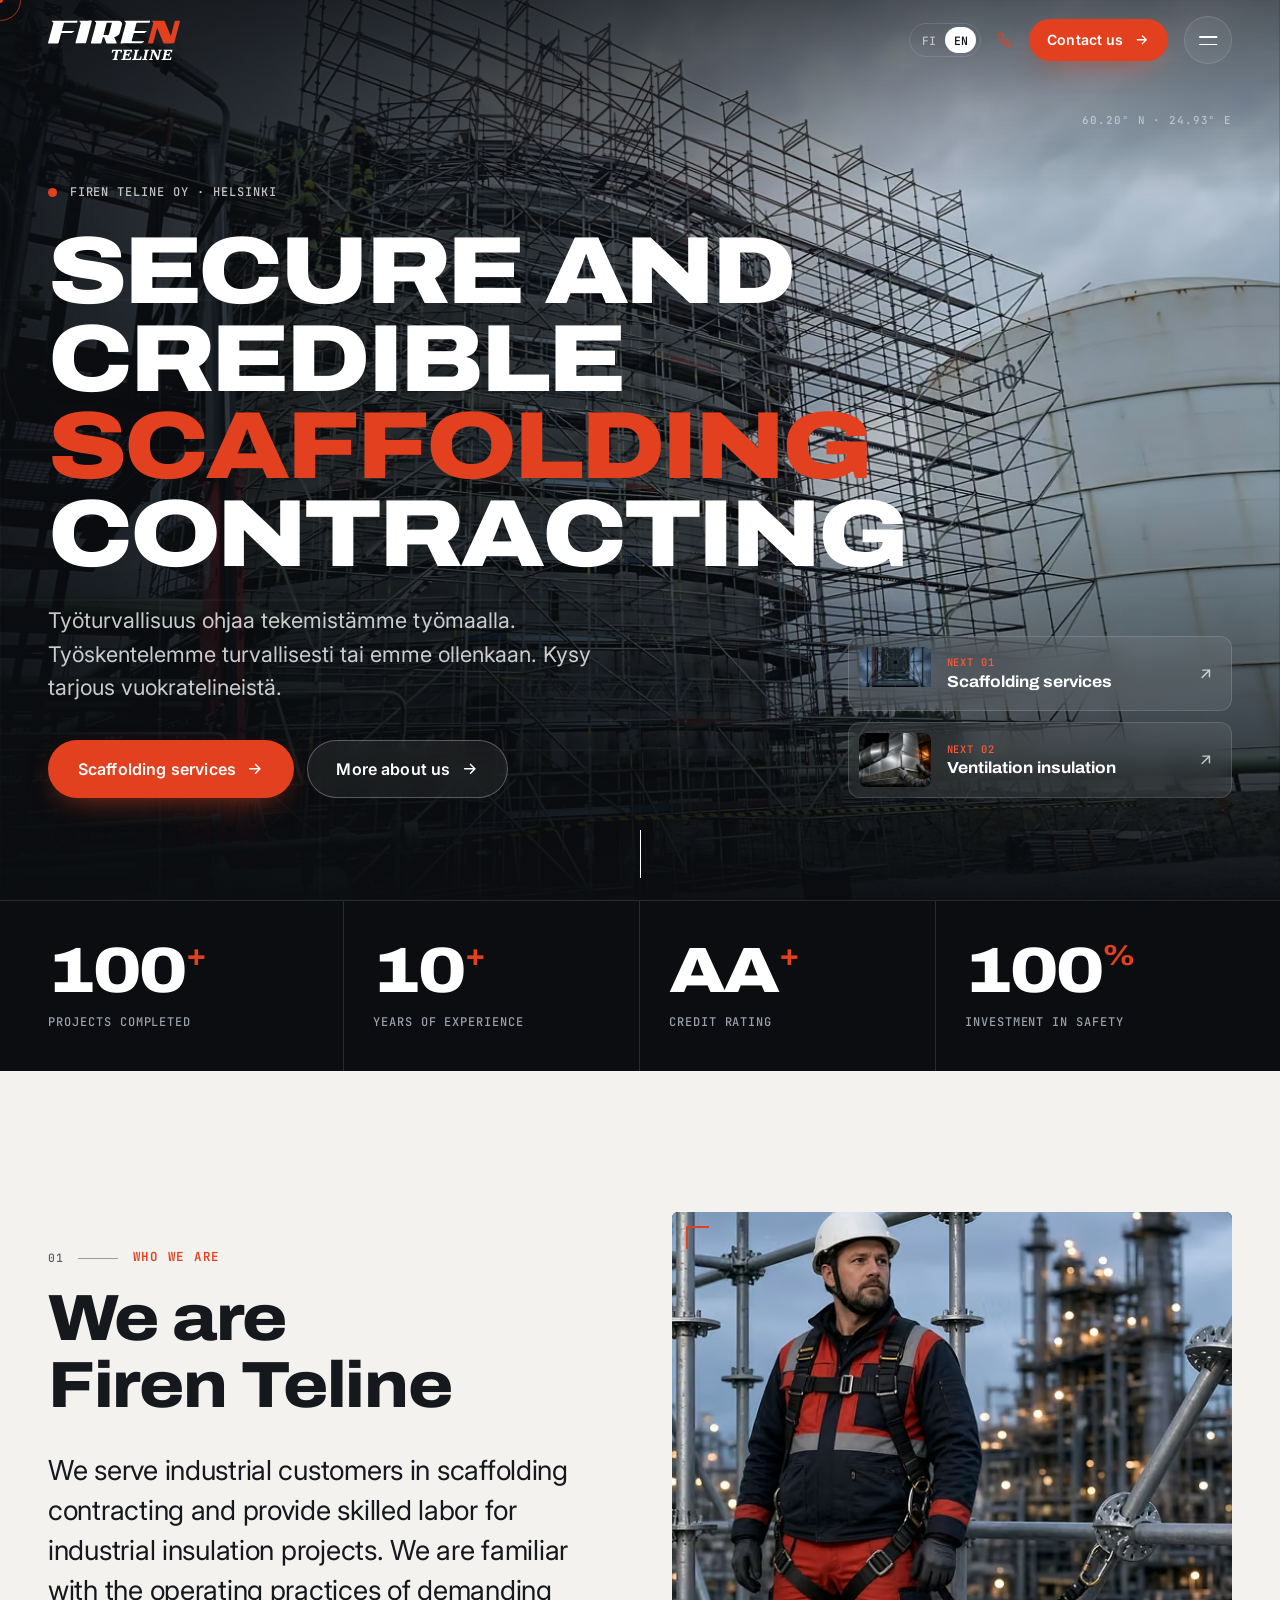
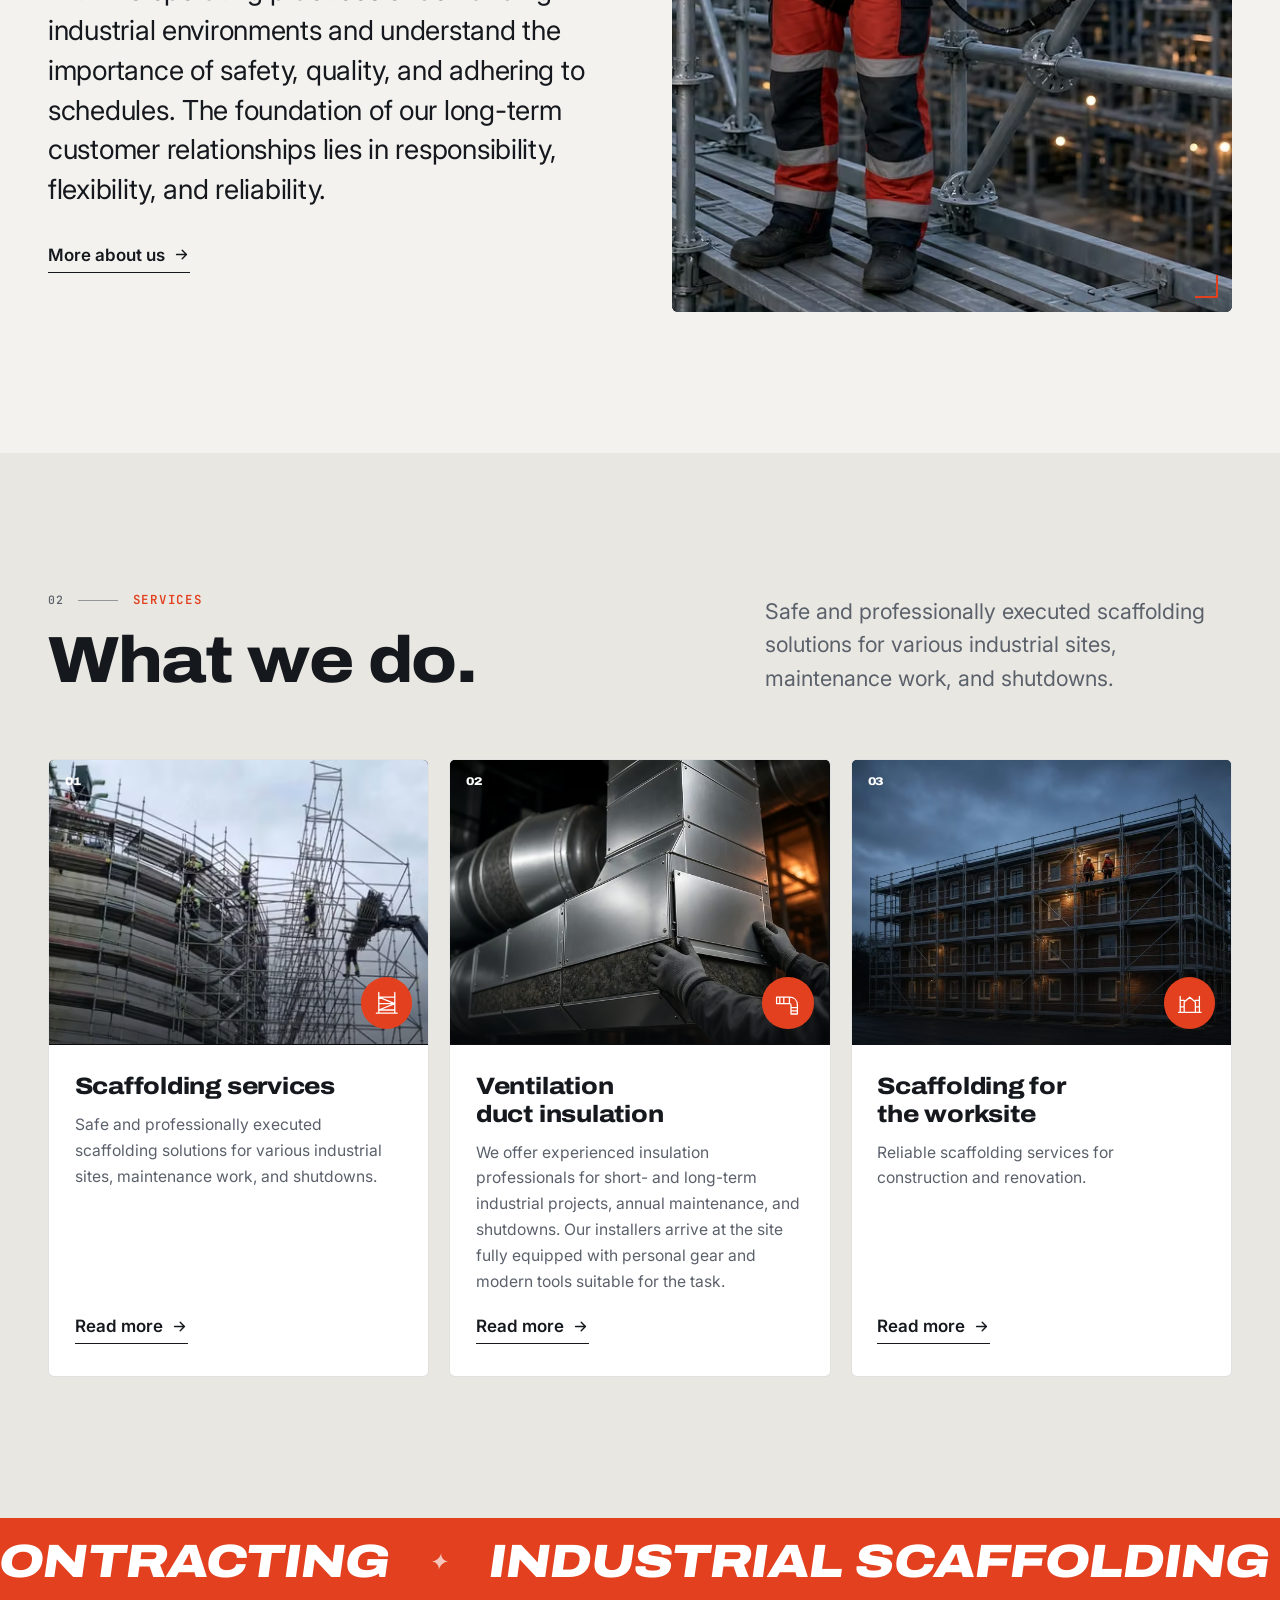
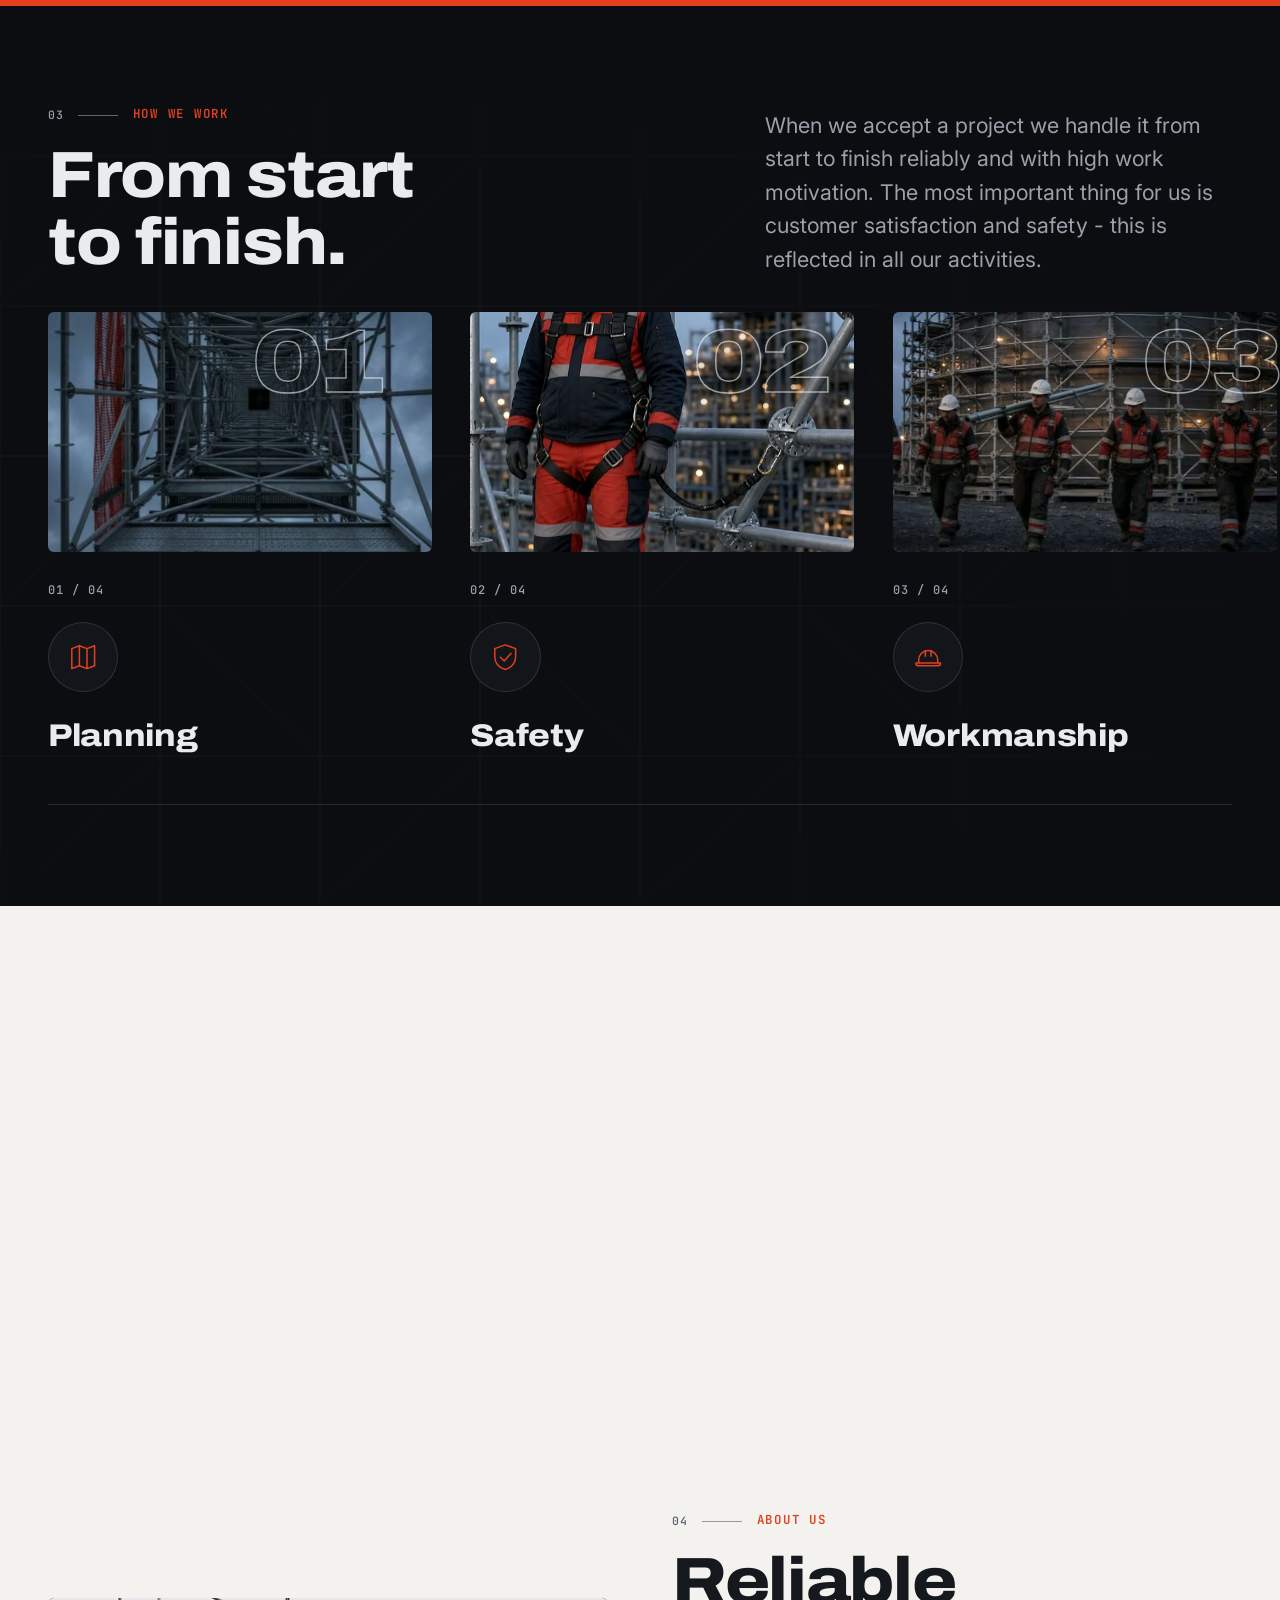
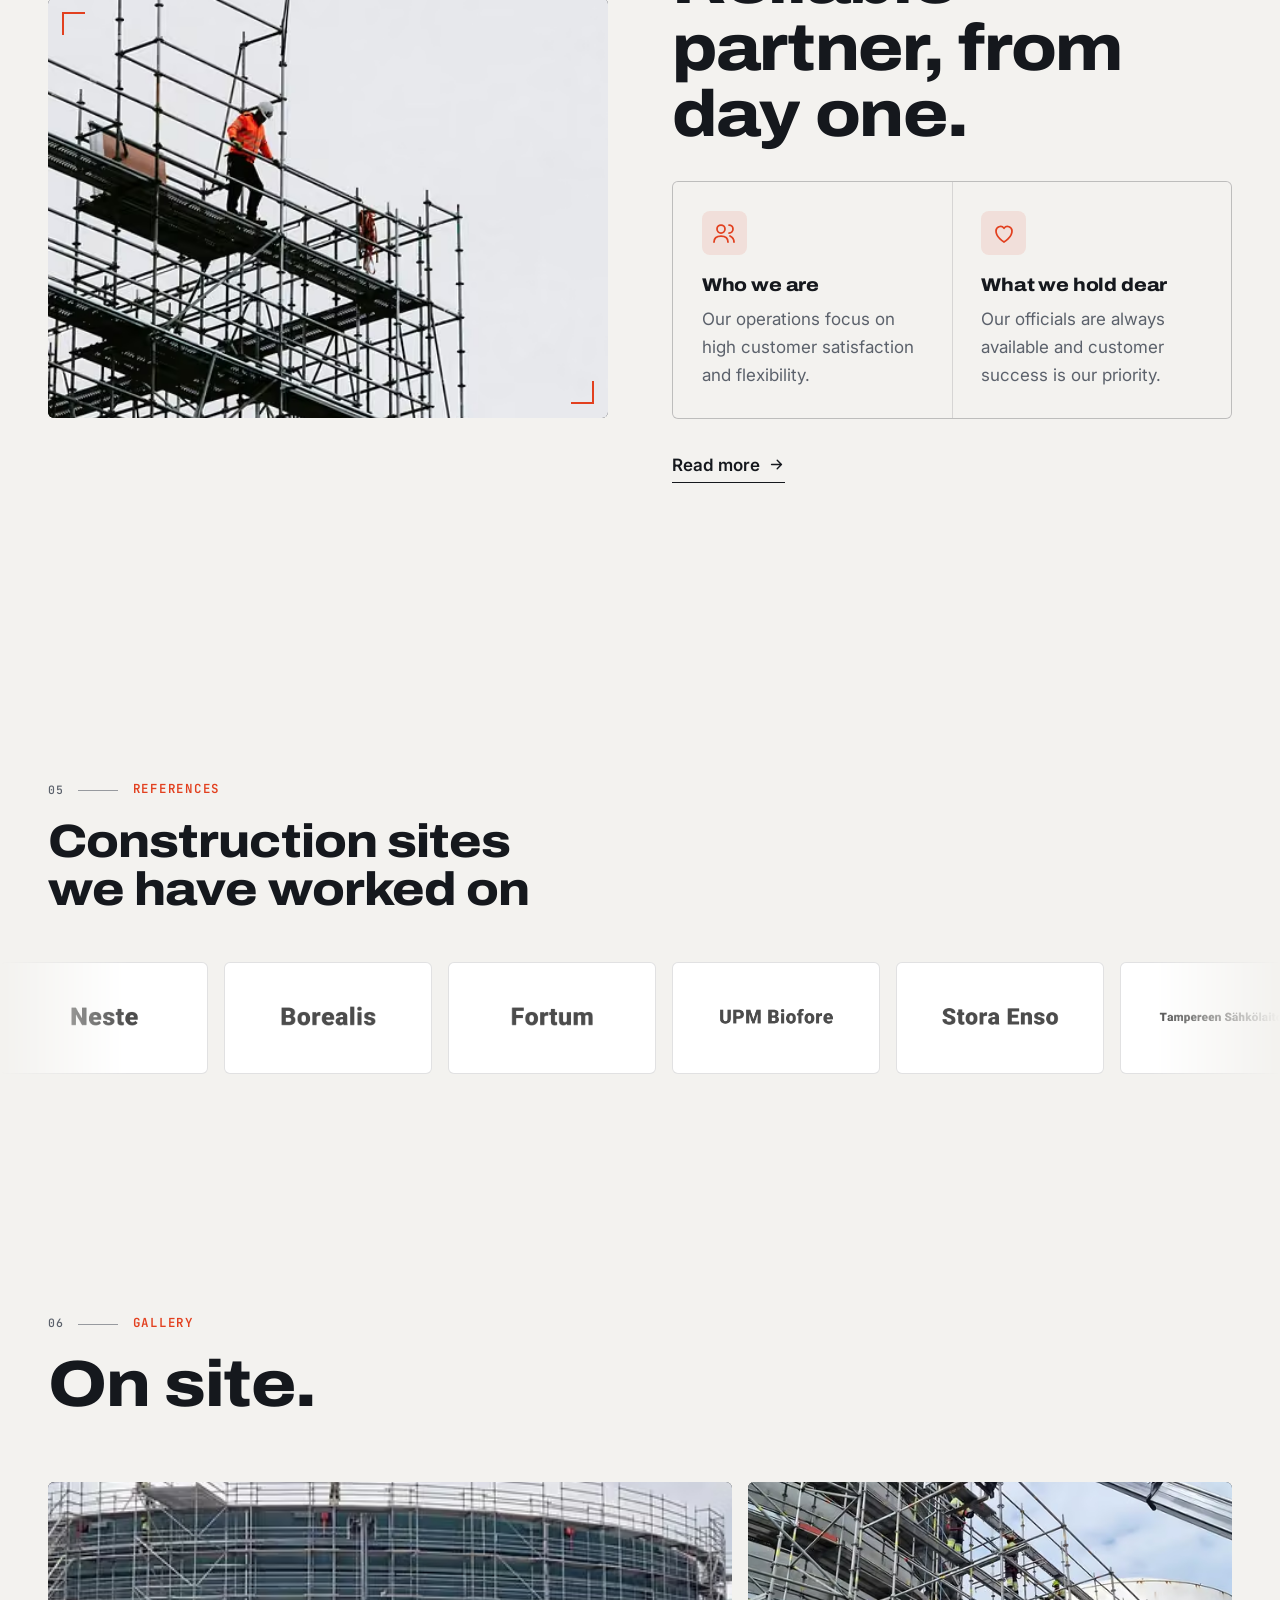
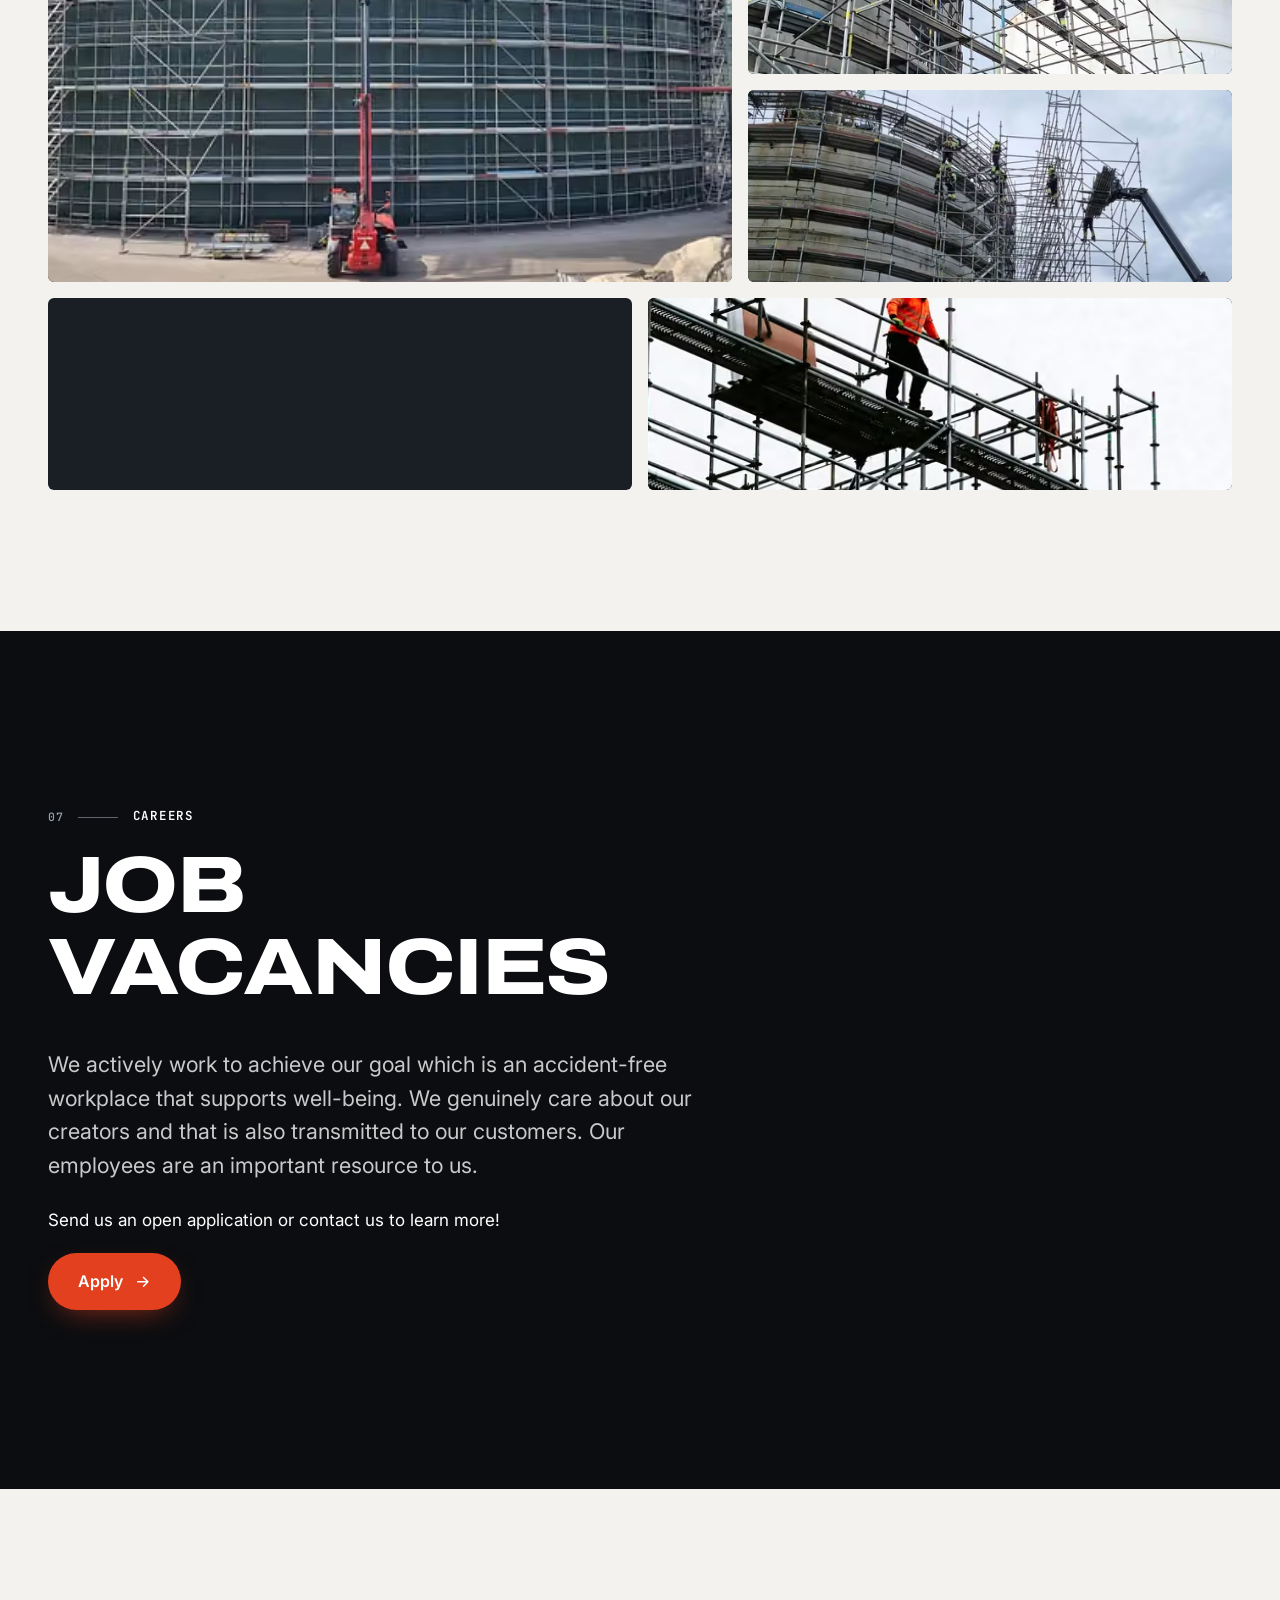
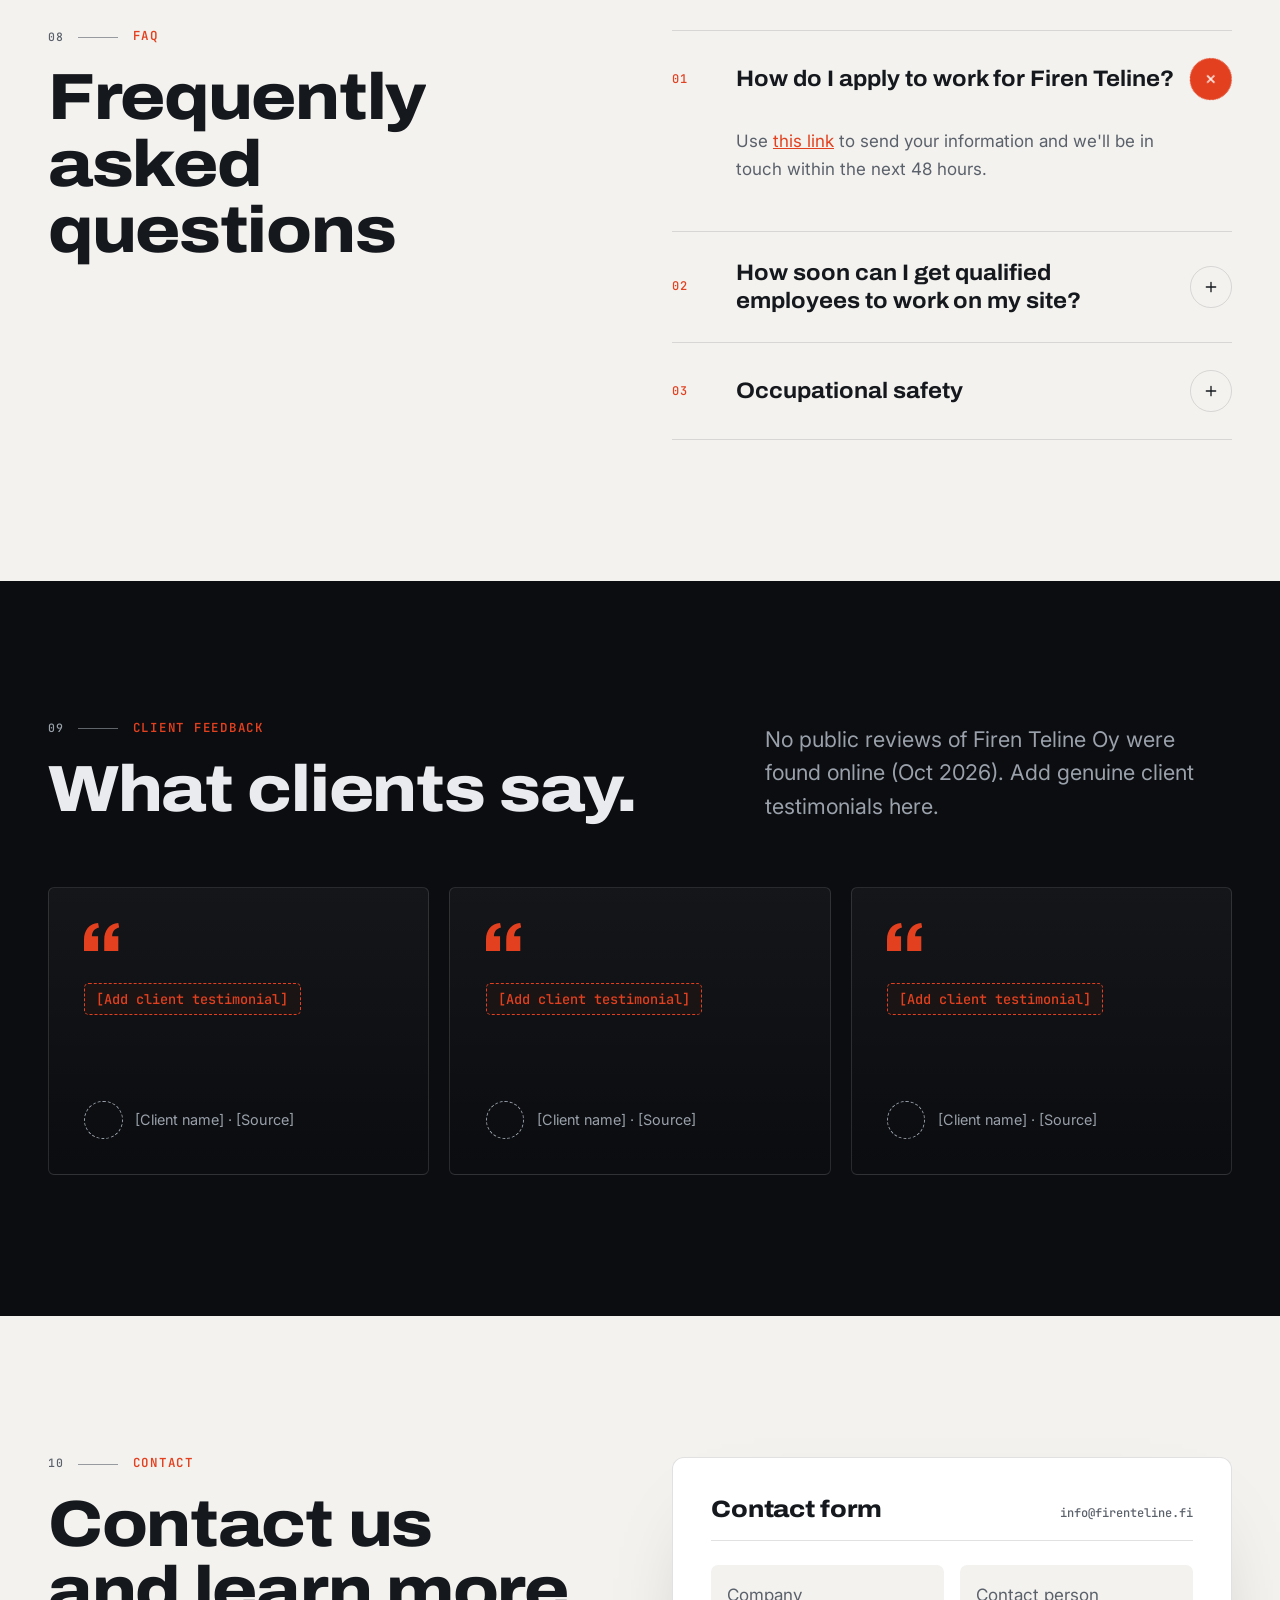
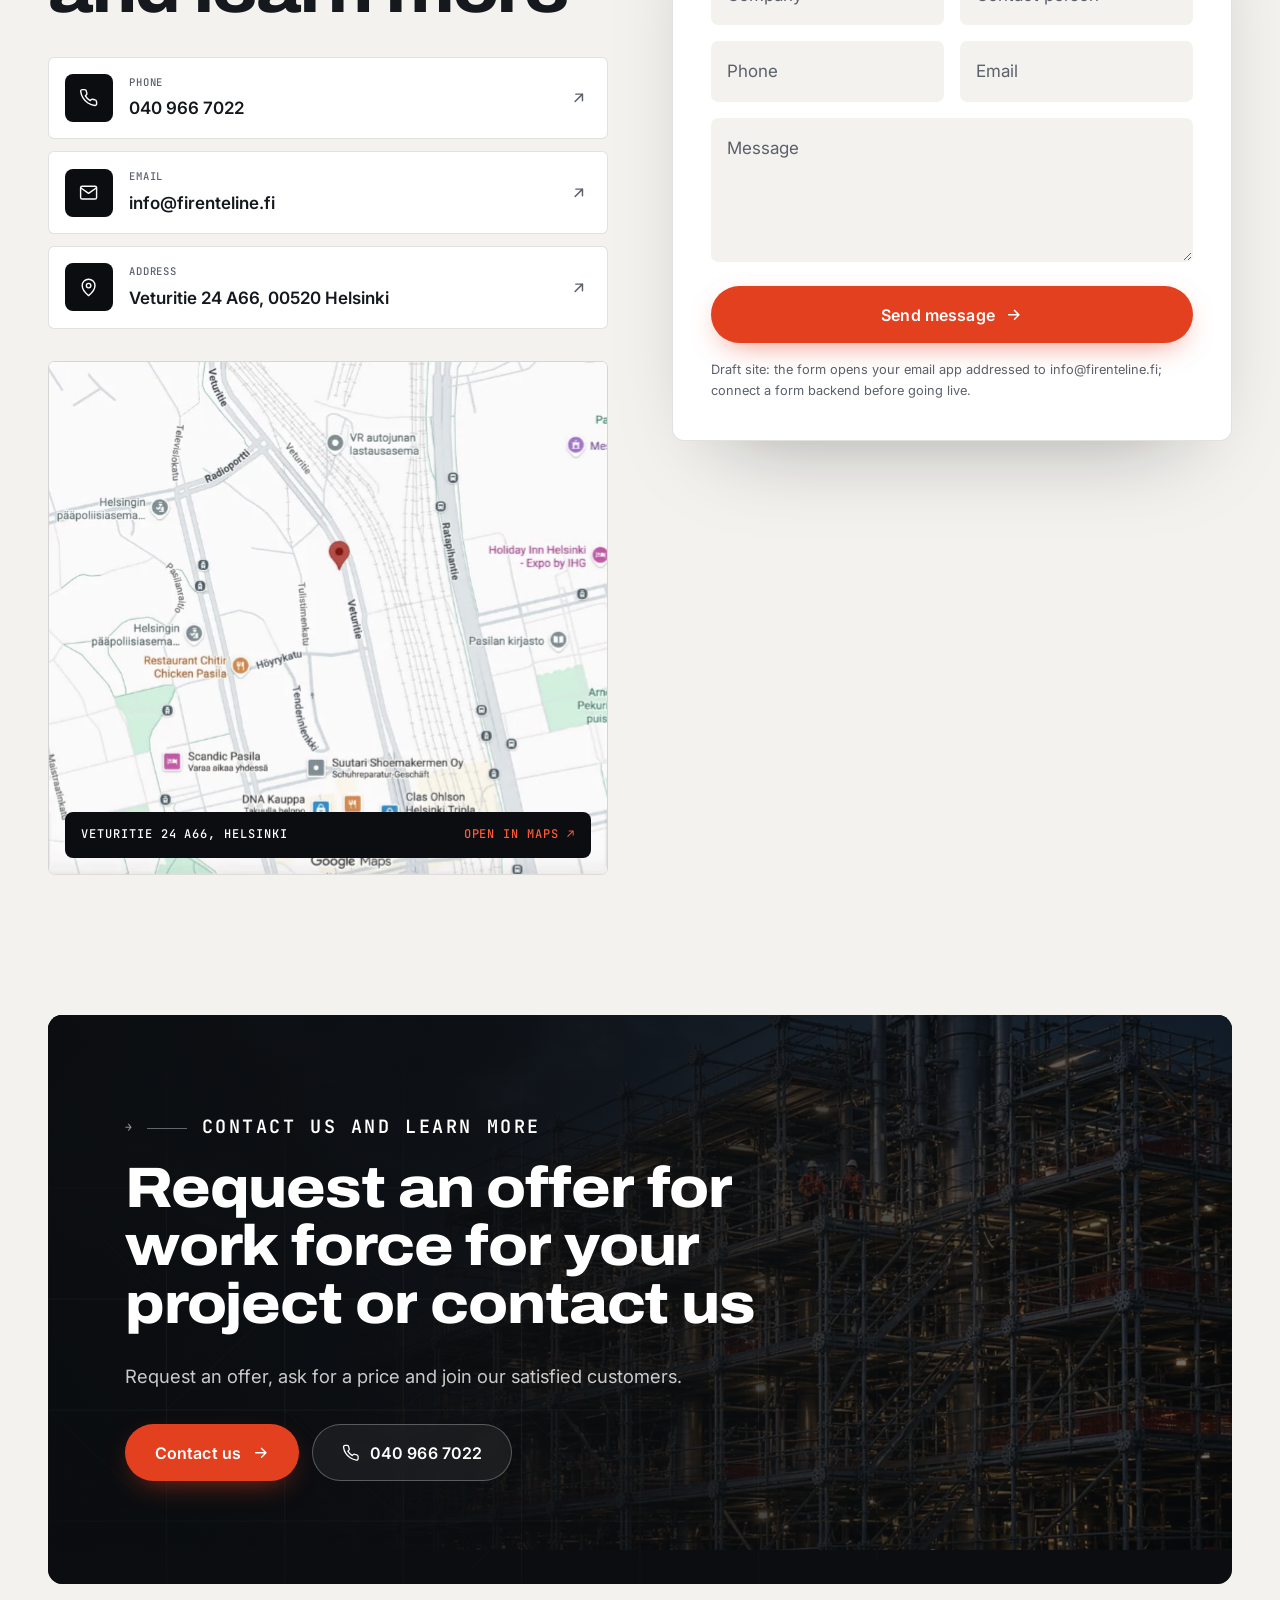
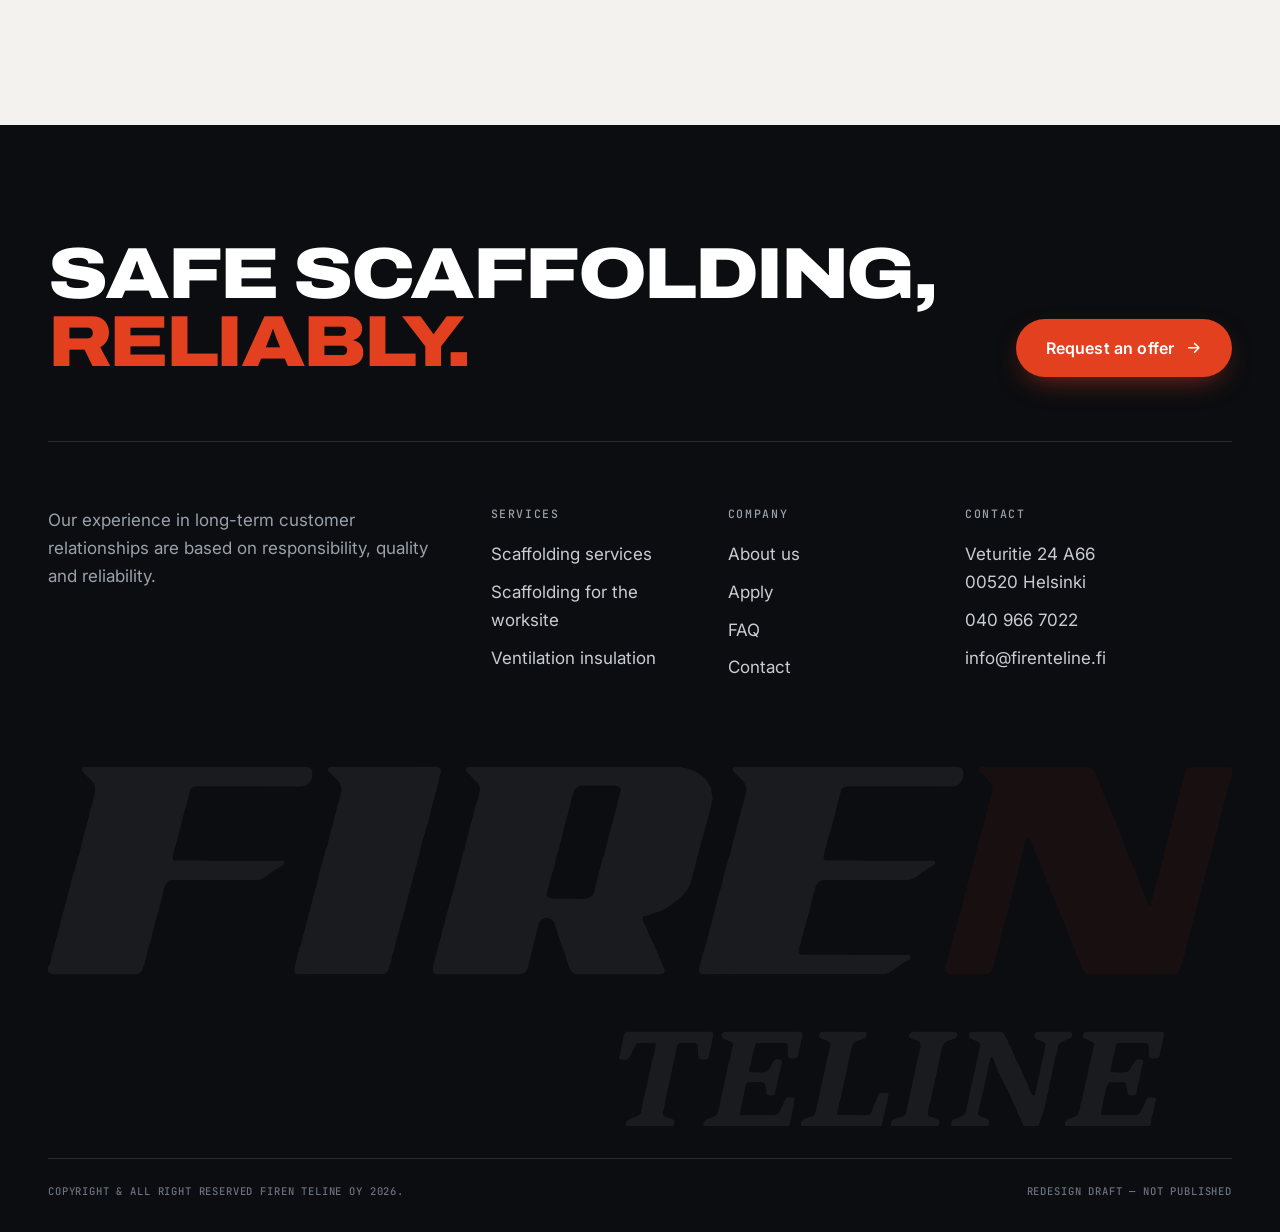
<file: index.html>
<!doctype html><html lang="en"><head><meta charset="utf-8"><meta name="viewport" content="width=device-width,initial-scale=1,viewport-fit=cover">
<title>Firen Teline Oy – Secure and credible scaffolding contracting</title><meta name="description" content="We serve industrial customers in scaffolding contracting and provide skilled labor for industrial insulation projects. Helsinki."><meta name="theme-color" content="#0b0d10"><meta name="robots" content="noindex, nofollow"><meta name="color-scheme" content="dark light">
<meta property="og:type" content="website"><meta property="og:site_name" content="Firen Teline Oy"><meta property="og:title" content="Firen Teline Oy – Secure and credible scaffolding contracting"><meta property="og:description" content="We serve industrial customers in scaffolding contracting and provide skilled labor for industrial insulation projects. Helsinki."><meta property="og:image" content="assets/img/og.jpg"><meta name="twitter:card" content="summary_large_image">
<link rel="icon" href="favicon.svg" type="image/svg+xml"><link rel="alternate" hreflang="en" href="index.html"><link rel="alternate" hreflang="fi" href="fi/index.html">
<link rel="preconnect" href="https://fonts.googleapis.com"><link rel="preconnect" href="https://fonts.gstatic.com" crossorigin><link href="https://fonts.googleapis.com/css2?family=Archivo:wdth,wght@62..125,500..900&family=Inter:wght@400;500;600;700&family=JetBrains+Mono:wght@400;500&display=swap" rel="stylesheet">
<link rel="stylesheet" href="css/style.css"><script>document.documentElement.classList.add("js")</script></head><body>
<a class="skip" href="#main">Skip to content</a><div class="progress" aria-hidden="true"></div><div class="grain" aria-hidden="true"></div><div class="cursor" aria-hidden="true"><span class="cur-ring"><em></em></span><span class="cur-dot"></span></div><div class="curtain" aria-hidden="true"></div>
<header class="site"><div class="wrap bar"><a class="logo" href="index.html" aria-label="Firen Teline – front page"><img src="assets/img/logo-light.svg" alt="Firen Teline" width="132" height="41"></a>
<nav class="main" aria-label="Main"><ul><li><a href="index.html" aria-current=page>Front page</a></li><li><a href="telinepalvelut.html">Scaffolding services</a></li><li><a href="telineettyomaalle.html">Scaffolding for the worksite</a></li><li><a href="muut-palvelut.html">Ventilation insulation</a></li><li><a href="tyonhakijalle.html">Applications</a></li><li><a href="meista.html">About us</a></li></ul></nav>
<div class="hdr-r"><nav class="lang" aria-label="Language"><a href="fi/index.html" hreflang="fi">FI</a><a href="index.html" hreflang="en" aria-current=true>EN</a></nav>
<a class="hdr-tel" href="tel:+358409667022"><svg viewBox="0 0 24 24" fill="none" stroke="currentColor" stroke-width="1.75" stroke-linecap="round" stroke-linejoin="round" aria-hidden="true"><path d="M22 16.9v3a2 2 0 0 1-2.2 2 19.8 19.8 0 0 1-8.6-3.1 19.5 19.5 0 0 1-6-6A19.8 19.8 0 0 1 2.1 4.2 2 2 0 0 1 4.1 2h3a2 2 0 0 1 2 1.7c.1.9.4 1.8.7 2.7a2 2 0 0 1-.5 2.1L8 9.8a16 16 0 0 0 6 6l1.3-1.3a2 2 0 0 1 2.1-.4c.9.3 1.8.6 2.7.7a2 2 0 0 1 1.7 2z"/></svg><span>040 966 7022</span></a><a class="btn btn-red btn-sm mag" href="ota-yhteytta.html"><span>Contact us</span> <svg viewBox="0 0 24 24" fill="none" stroke="currentColor" stroke-width="2" stroke-linecap="round" stroke-linejoin="round" aria-hidden="true"><path d="M5 12h14M13 6l6 6-6 6"/></svg></a>
<button class="burger" aria-label="Menu" aria-expanded="false" aria-controls="menu"><span></span><span></span></button></div></div></header>
<div class="menu" id="menu" hidden><div class="wrap"><ul class="menu-big"><li><a href="index.html" aria-current=page><span class="mono">01</span>Front page</a></li><li><a href="telinepalvelut.html"><span class="mono">02</span>Scaffolding services</a></li><li><a href="telineettyomaalle.html"><span class="mono">03</span>Scaffolding for the worksite</a></li><li><a href="muut-palvelut.html"><span class="mono">04</span>Ventilation insulation</a></li><li><a href="tyonhakijalle.html"><span class="mono">05</span>Applications</a></li><li><a href="meista.html"><span class="mono">06</span>About us</a></li></ul><div class="menu-info"><a href="tel:+358409667022"><svg viewBox="0 0 24 24" fill="none" stroke="currentColor" stroke-width="1.75" stroke-linecap="round" stroke-linejoin="round" aria-hidden="true"><path d="M22 16.9v3a2 2 0 0 1-2.2 2 19.8 19.8 0 0 1-8.6-3.1 19.5 19.5 0 0 1-6-6A19.8 19.8 0 0 1 2.1 4.2 2 2 0 0 1 4.1 2h3a2 2 0 0 1 2 1.7c.1.9.4 1.8.7 2.7a2 2 0 0 1-.5 2.1L8 9.8a16 16 0 0 0 6 6l1.3-1.3a2 2 0 0 1 2.1-.4c.9.3 1.8.6 2.7.7a2 2 0 0 1 1.7 2z"/></svg>040 966 7022</a><a href="mailto:info@firenteline.fi"><svg viewBox="0 0 24 24" fill="none" stroke="currentColor" stroke-width="1.75" stroke-linecap="round" stroke-linejoin="round" aria-hidden="true"><rect x="2" y="4" width="20" height="16" rx="2"/><path d="m22 6-10 7L2 6"/></svg>info@firenteline.fi</a><a href="https://www.google.com/maps/search/?api=1&query=Veturitie+24+A+66,+00520+Helsinki" target="_blank" rel="noopener"><svg viewBox="0 0 24 24" fill="none" stroke="currentColor" stroke-width="1.75" stroke-linecap="round" stroke-linejoin="round" aria-hidden="true"><path d="M12 22s8-6.1 8-12.5A8 8 0 0 0 4 9.5C4 15.9 12 22 12 22z"/><circle cx="12" cy="9.5" r="2.8"/></svg>Veturitie 24 A66, 00520 Helsinki</a></div></div></div>
<main id="main"><section class="hero hero-home"><div class="hero-media" data-depth="1"><picture><source type="image/avif" srcset="assets/img/real-tank-tower-640.avif 640w, assets/img/real-tank-tower-960.avif 960w, assets/img/real-tank-tower-1280.avif 1280w, assets/img/real-tank-tower-1920.avif 1920w, assets/img/real-tank-tower-2560.avif 2560w, assets/img/real-tank-tower-3840.avif 3840w, assets/img/real-tank-tower-5120.avif 5120w, assets/img/real-tank-tower-7680.avif 7680w" sizes="100vw"><source type="image/webp" srcset="assets/img/real-tank-tower-640.webp 640w, assets/img/real-tank-tower-960.webp 960w, assets/img/real-tank-tower-1280.webp 1280w, assets/img/real-tank-tower-1920.webp 1920w, assets/img/real-tank-tower-2560.webp 2560w, assets/img/real-tank-tower-3840.webp 3840w, assets/img/real-tank-tower-5120.webp 5120w, assets/img/real-tank-tower-7680.webp 7680w" sizes="100vw"><img src="assets/img/real-tank-tower-1280.webp" width="1280" height="960" alt="" fetchpriority="high" decoding="async"></picture></div><div class="hero-shade"></div><div class="sweep" aria-hidden="true"></div><canvas class="dust" aria-hidden="true"></canvas><svg class="bp" data-depth=".45" viewBox="0 0 1600 900" preserveAspectRatio="xMidYMid slice" aria-hidden="true"><g stroke="currentColor" stroke-width="1" fill="none" vector-effect="non-scaling-stroke"><path d="M0 0V900"/><path d="M160 0V900"/><path d="M320 0V900"/><path d="M480 0V900"/><path d="M640 0V900"/><path d="M800 0V900"/><path d="M960 0V900"/><path d="M1120 0V900"/><path d="M1280 0V900"/><path d="M1440 0V900"/><path d="M1600 0V900"/><path d="M0 0H1600"/><path d="M0 150H1600"/><path d="M0 300H1600"/><path d="M0 450H1600"/><path d="M0 600H1600"/><path d="M0 750H1600"/><path d="M0 900H1600"/></g><g stroke="currentColor" stroke-width="1" fill="none" opacity=".55"><path d="M0 0l160 150"/><path d="M0 300l160 150"/><path d="M0 600l160 150"/><path d="M320 0l160 150"/><path d="M320 300l160 150"/><path d="M320 600l160 150"/><path d="M640 0l160 150"/><path d="M640 300l160 150"/><path d="M640 600l160 150"/><path d="M960 0l160 150"/><path d="M960 300l160 150"/><path d="M960 600l160 150"/><path d="M1280 0l160 150"/><path d="M1280 300l160 150"/><path d="M1280 600l160 150"/><path d="M320 150l-160 150"/><path d="M320 450l-160 150"/><path d="M320 750l-160 150"/><path d="M640 150l-160 150"/><path d="M640 450l-160 150"/><path d="M640 750l-160 150"/><path d="M960 150l-160 150"/><path d="M960 450l-160 150"/><path d="M960 750l-160 150"/><path d="M1280 150l-160 150"/><path d="M1280 450l-160 150"/><path d="M1280 750l-160 150"/><path d="M1600 150l-160 150"/><path d="M1600 450l-160 150"/><path d="M1600 750l-160 150"/></g></svg>
<div class="wrap hero-in" data-depth="-.25"><p class="kicker mono"><i></i>Firen Teline Oy · Helsinki</p><h1 class="display" data-split="chars">Secure and credible <em>scaffolding</em> contracting</h1><p class="lead">Työturvallisuus ohjaa tekemistämme työmaalla. Työskentelemme turvallisesti tai emme ollenkaan. Kysy tarjous vuokratelineistä.</p><div class="ctas"><a class="btn btn-red btn-lg mag" href="telinepalvelut.html"><span>Scaffolding services</span> <svg viewBox="0 0 24 24" fill="none" stroke="currentColor" stroke-width="2" stroke-linecap="round" stroke-linejoin="round" aria-hidden="true"><path d="M5 12h14M13 6l6 6-6 6"/></svg></a><a class="btn btn-glass btn-lg mag" href="meista.html"><span>More about us</span> <svg viewBox="0 0 24 24" fill="none" stroke="currentColor" stroke-width="2" stroke-linecap="round" stroke-linejoin="round" aria-hidden="true"><path d="M5 12h14M13 6l6 6-6 6"/></svg></a></div></div>
<div class="hero-next"><a href="telinepalvelut.html" class="nx"><span class="nx-img"><picture><source type="image/avif" srcset="assets/img/v3-grid-640.avif 640w, assets/img/v3-grid-960.avif 960w, assets/img/v3-grid-1280.avif 1280w, assets/img/v3-grid-1920.avif 1920w, assets/img/v3-grid-2560.avif 2560w, assets/img/v3-grid-3840.avif 3840w, assets/img/v3-grid-5120.avif 5120w, assets/img/v3-grid-7680.avif 7680w" sizes="160px"><source type="image/webp" srcset="assets/img/v3-grid-640.webp 640w, assets/img/v3-grid-960.webp 960w, assets/img/v3-grid-1280.webp 1280w, assets/img/v3-grid-1920.webp 1920w, assets/img/v3-grid-2560.webp 2560w, assets/img/v3-grid-3840.webp 3840w, assets/img/v3-grid-5120.webp 5120w, assets/img/v3-grid-7680.webp 7680w" sizes="160px"><img src="assets/img/v3-grid-1280.webp" width="1280" height="720" alt="" loading="lazy" decoding="async"></picture></span><span class="nx-t"><span class="mono">Next 01</span>Scaffolding services</span><svg viewBox="0 0 24 24" fill="none" stroke="currentColor" stroke-width="2" stroke-linecap="round" stroke-linejoin="round" aria-hidden="true"><path d="M7 17 17 7M8 7h9v9"/></svg></a><a href="muut-palvelut.html" class="nx"><span class="nx-img"><picture><source type="image/avif" srcset="assets/img/v2-duct-640.avif 640w, assets/img/v2-duct-960.avif 960w, assets/img/v2-duct-1280.avif 1280w, assets/img/v2-duct-1920.avif 1920w, assets/img/v2-duct-2560.avif 2560w, assets/img/v2-duct-3840.avif 3840w, assets/img/v2-duct-5120.avif 5120w, assets/img/v2-duct-7680.avif 7680w" sizes="160px"><source type="image/webp" srcset="assets/img/v2-duct-640.webp 640w, assets/img/v2-duct-960.webp 960w, assets/img/v2-duct-1280.webp 1280w, assets/img/v2-duct-1920.webp 1920w, assets/img/v2-duct-2560.webp 2560w, assets/img/v2-duct-3840.webp 3840w, assets/img/v2-duct-5120.webp 5120w, assets/img/v2-duct-7680.webp 7680w" sizes="160px"><img src="assets/img/v2-duct-1280.webp" width="1280" height="960" alt="" loading="lazy" decoding="async"></picture></span><span class="nx-t"><span class="mono">Next 02</span>Ventilation insulation</span><svg viewBox="0 0 24 24" fill="none" stroke="currentColor" stroke-width="2" stroke-linecap="round" stroke-linejoin="round" aria-hidden="true"><path d="M7 17 17 7M8 7h9v9"/></svg></a></div><div class="hero-meta mono" aria-hidden="true"><span>60.20° N · 24.93° E</span></div><div class="scroll-cue" aria-hidden="true"><span></span></div></section><div class="stats"><div class="wrap"><div class="stats-in"><div class="st reveal d0"><b class="num"><span data-count="100">100</span><sup>+</sup></b><span class="mono">Projects completed</span></div><div class="st reveal d1"><b class="num"><span data-count="10">10</span><sup>+</sup></b><span class="mono">Years of experience</span></div><div class="st reveal d2"><b class="num">AA<sup>+</sup></b><span class="mono">Credit rating</span></div><div class="st reveal d3"><b class="num"><span data-count="100">100</span><sup>%</sup></b><span class="mono">Investment in safety</span></div></div></div></div>
<section class="intro"><div class="wrap split"><div class="reveal"><div class="sh  reveal"><div class="sh-l"><p class="eyebrow"><span class="mono">01</span>Who we are</p><h2 data-split>We are Firen Teline</h2></div></div><p class="lead big">We serve industrial customers in scaffolding contracting and provide skilled labor for industrial insulation projects. We are familiar with the operating practices of demanding industrial environments and understand the importance of safety, quality, and adhering to schedules. The foundation of our long-term customer relationships lies in responsibility, flexibility, and reliability.</p>
<a class="link" href="meista.html">More about us <svg viewBox="0 0 24 24" fill="none" stroke="currentColor" stroke-width="2" stroke-linecap="round" stroke-linejoin="round" aria-hidden="true"><path d="M5 12h14M13 6l6 6-6 6"/></svg></a></div><div class="frame reveal d1 tall"><picture><source type="image/avif" srcset="assets/img/v3-scaffolder-640.avif 640w, assets/img/v3-scaffolder-960.avif 960w, assets/img/v3-scaffolder-1280.avif 1280w, assets/img/v3-scaffolder-1920.avif 1920w, assets/img/v3-scaffolder-2560.avif 2560w, assets/img/v3-scaffolder-3840.avif 3840w, assets/img/v3-scaffolder-5120.avif 5120w, assets/img/v3-scaffolder-5760.avif 5760w" sizes="(max-width:900px) 100vw, 45vw"><source type="image/webp" srcset="assets/img/v3-scaffolder-640.webp 640w, assets/img/v3-scaffolder-960.webp 960w, assets/img/v3-scaffolder-1280.webp 1280w, assets/img/v3-scaffolder-1920.webp 1920w, assets/img/v3-scaffolder-2560.webp 2560w, assets/img/v3-scaffolder-3840.webp 3840w, assets/img/v3-scaffolder-5120.webp 5120w, assets/img/v3-scaffolder-5760.webp 5760w" sizes="(max-width:900px) 100vw, 45vw"><img src="assets/img/v3-scaffolder-1280.webp" width="1280" height="1707" alt="Firen Teline scaffolder in harness on a system scaffold deck" loading="lazy" decoding="async"></picture><span class="corner c1"></span><span class="corner c2"></span></div></div></section>
<section class="svc-s alt"><div class="wrap"><div class="sh  reveal"><div class="sh-l"><p class="eyebrow"><span class="mono">02</span>Services</p><h2 data-split>What we do.</h2></div><p class=lead>Safe and professionally executed scaffolding solutions for various industrial sites, maintenance work, and shutdowns.</p></div>
<div class="svc">
<a class="card reveal" data-cur="Open" href="telinepalvelut.html"><div class="img"><picture><source type="image/avif" srcset="assets/img/real-tank-climb-640.avif 640w, assets/img/real-tank-climb-960.avif 960w, assets/img/real-tank-climb-1280.avif 1280w, assets/img/real-tank-climb-1920.avif 1920w, assets/img/real-tank-climb-2560.avif 2560w, assets/img/real-tank-climb-3840.avif 3840w, assets/img/real-tank-climb-5120.avif 5120w, assets/img/real-tank-climb-7680.avif 7680w" sizes="(max-width:760px) 100vw, 33vw"><source type="image/webp" srcset="assets/img/real-tank-climb-640.webp 640w, assets/img/real-tank-climb-960.webp 960w, assets/img/real-tank-climb-1280.webp 1280w, assets/img/real-tank-climb-1920.webp 1920w, assets/img/real-tank-climb-2560.webp 2560w, assets/img/real-tank-climb-3840.webp 3840w, assets/img/real-tank-climb-5120.webp 5120w, assets/img/real-tank-climb-7680.webp 7680w" sizes="(max-width:760px) 100vw, 33vw"><img src="assets/img/real-tank-climb-1280.webp" width="1280" height="585" alt="" loading="lazy" decoding="async"></picture><span class="num mono">01</span><div class="ico"><svg viewBox="0 0 32 32" fill="none" stroke="currentColor" stroke-width="1.6" stroke-linecap="round" stroke-linejoin="round" aria-hidden="true"><path d="M6 29V3M26 29V3M6 9h20M6 17h20M6 25h20M6 9l20 8M26 17 6 25M3 29h26"/></svg></div></div><div class="body"><h3>Scaffolding services</h3><p>Safe and professionally executed scaffolding solutions for various industrial sites, maintenance work, and shutdowns.</p><span class="link">Read more <svg viewBox="0 0 24 24" fill="none" stroke="currentColor" stroke-width="2" stroke-linecap="round" stroke-linejoin="round" aria-hidden="true"><path d="M5 12h14M13 6l6 6-6 6"/></svg></span></div></a>
<a class="card reveal d1" data-cur="Open" href="muut-palvelut.html"><div class="img"><picture><source type="image/avif" srcset="assets/img/v2-duct-640.avif 640w, assets/img/v2-duct-960.avif 960w, assets/img/v2-duct-1280.avif 1280w, assets/img/v2-duct-1920.avif 1920w, assets/img/v2-duct-2560.avif 2560w, assets/img/v2-duct-3840.avif 3840w, assets/img/v2-duct-5120.avif 5120w, assets/img/v2-duct-7680.avif 7680w" sizes="(max-width:760px) 100vw, 33vw"><source type="image/webp" srcset="assets/img/v2-duct-640.webp 640w, assets/img/v2-duct-960.webp 960w, assets/img/v2-duct-1280.webp 1280w, assets/img/v2-duct-1920.webp 1920w, assets/img/v2-duct-2560.webp 2560w, assets/img/v2-duct-3840.webp 3840w, assets/img/v2-duct-5120.webp 5120w, assets/img/v2-duct-7680.webp 7680w" sizes="(max-width:760px) 100vw, 33vw"><img src="assets/img/v2-duct-1280.webp" width="1280" height="960" alt="" loading="lazy" decoding="async"></picture><span class="num mono">02</span><div class="ico"><svg viewBox="0 0 32 32" fill="none" stroke="currentColor" stroke-width="1.6" stroke-linecap="round" stroke-linejoin="round" aria-hidden="true"><path d="M2 9h16v8H2zM18 9c6 0 10 4 10 10v11h-8V19c0-1-1-2-2-2M6 9v8M11 9v8M28 22h-8M28 26h-8"/></svg></div></div><div class="body"><h3>Ventilation duct insulation</h3><p>We offer experienced insulation professionals for short- and long-term industrial projects, annual maintenance, and shutdowns. Our installers arrive at the site fully equipped with personal gear and modern tools suitable for the task.</p><span class="link">Read more <svg viewBox="0 0 24 24" fill="none" stroke="currentColor" stroke-width="2" stroke-linecap="round" stroke-linejoin="round" aria-hidden="true"><path d="M5 12h14M13 6l6 6-6 6"/></svg></span></div></a>
<a class="card reveal d2" data-cur="Open" href="telineettyomaalle.html"><div class="img"><picture><source type="image/avif" srcset="assets/img/v3-worksite-640.avif 640w, assets/img/v3-worksite-960.avif 960w, assets/img/v3-worksite-1280.avif 1280w, assets/img/v3-worksite-1920.avif 1920w, assets/img/v3-worksite-2560.avif 2560w, assets/img/v3-worksite-3840.avif 3840w, assets/img/v3-worksite-5120.avif 5120w, assets/img/v3-worksite-7680.avif 7680w" sizes="(max-width:760px) 100vw, 33vw"><source type="image/webp" srcset="assets/img/v3-worksite-640.webp 640w, assets/img/v3-worksite-960.webp 960w, assets/img/v3-worksite-1280.webp 1280w, assets/img/v3-worksite-1920.webp 1920w, assets/img/v3-worksite-2560.webp 2560w, assets/img/v3-worksite-3840.webp 3840w, assets/img/v3-worksite-5120.webp 5120w, assets/img/v3-worksite-7680.webp 7680w" sizes="(max-width:760px) 100vw, 33vw"><img src="assets/img/v3-worksite-1280.webp" width="1280" height="960" alt="" loading="lazy" decoding="async"></picture><span class="num mono">03</span><div class="ico"><svg viewBox="0 0 32 32" fill="none" stroke="currentColor" stroke-width="1.6" stroke-linecap="round" stroke-linejoin="round" aria-hidden="true"><path d="M9 28V15l7-6 7 6v13M4 28V8M28 28V8M4 13h5M23 13h5M4 21h5M23 21h5M2 28h28"/></svg></div></div><div class="body"><h3>Scaffolding for the worksite</h3><p>Reliable scaffolding services for construction and renovation.</p><span class="link">Read more <svg viewBox="0 0 24 24" fill="none" stroke="currentColor" stroke-width="2" stroke-linecap="round" stroke-linejoin="round" aria-hidden="true"><path d="M5 12h14M13 6l6 6-6 6"/></svg></span></div></a>
</div></div></section>
<div class="band" aria-hidden="true"><div class="band-t"><span>Scaffolding contracting</span><i aria-hidden="true">✦</i><span>Industrial scaffolding</span><i aria-hidden="true">✦</i><span>Maintenance shutdowns</span><i aria-hidden="true">✦</i><span>Scaffold rental</span><i aria-hidden="true">✦</i><span>Installation and dismantling</span><i aria-hidden="true">✦</i><span>Ventilation duct insulation</span><i aria-hidden="true">✦</i><span>Weather protection</span><i aria-hidden="true">✦</i><span>Scaffolding contracting</span><i aria-hidden="true">✦</i><span>Industrial scaffolding</span><i aria-hidden="true">✦</i><span>Maintenance shutdowns</span><i aria-hidden="true">✦</i><span>Scaffold rental</span><i aria-hidden="true">✦</i><span>Installation and dismantling</span><i aria-hidden="true">✦</i><span>Ventilation duct insulation</span><i aria-hidden="true">✦</i><span>Weather protection</span><i aria-hidden="true">✦</i><span>Scaffolding contracting</span><i aria-hidden="true">✦</i><span>Industrial scaffolding</span><i aria-hidden="true">✦</i><span>Maintenance shutdowns</span><i aria-hidden="true">✦</i><span>Scaffold rental</span><i aria-hidden="true">✦</i><span>Installation and dismantling</span><i aria-hidden="true">✦</i><span>Ventilation duct insulation</span><i aria-hidden="true">✦</i><span>Weather protection</span><i aria-hidden="true">✦</i></div></div><section class="dark process-s" data-hscroll><svg class="bp bp-soft" viewBox="0 0 1600 900" preserveAspectRatio="xMidYMid slice" aria-hidden="true"><g stroke="currentColor" stroke-width="1" fill="none" vector-effect="non-scaling-stroke"><path d="M0 0V900"/><path d="M160 0V900"/><path d="M320 0V900"/><path d="M480 0V900"/><path d="M640 0V900"/><path d="M800 0V900"/><path d="M960 0V900"/><path d="M1120 0V900"/><path d="M1280 0V900"/><path d="M1440 0V900"/><path d="M1600 0V900"/><path d="M0 0H1600"/><path d="M0 150H1600"/><path d="M0 300H1600"/><path d="M0 450H1600"/><path d="M0 600H1600"/><path d="M0 750H1600"/><path d="M0 900H1600"/></g><g stroke="currentColor" stroke-width="1" fill="none" opacity=".55"><path d="M0 0l160 150"/><path d="M0 300l160 150"/><path d="M0 600l160 150"/><path d="M320 0l160 150"/><path d="M320 300l160 150"/><path d="M320 600l160 150"/><path d="M640 0l160 150"/><path d="M640 300l160 150"/><path d="M640 600l160 150"/><path d="M960 0l160 150"/><path d="M960 300l160 150"/><path d="M960 600l160 150"/><path d="M1280 0l160 150"/><path d="M1280 300l160 150"/><path d="M1280 600l160 150"/><path d="M320 150l-160 150"/><path d="M320 450l-160 150"/><path d="M320 750l-160 150"/><path d="M640 150l-160 150"/><path d="M640 450l-160 150"/><path d="M640 750l-160 150"/><path d="M960 150l-160 150"/><path d="M960 450l-160 150"/><path d="M960 750l-160 150"/><path d="M1280 150l-160 150"/><path d="M1280 450l-160 150"/><path d="M1280 750l-160 150"/><path d="M1600 150l-160 150"/><path d="M1600 450l-160 150"/><path d="M1600 750l-160 150"/></g></svg><div class="wrap"><div class="sh  reveal"><div class="sh-l"><p class="eyebrow"><span class="mono">03</span>How we work</p><h2 data-split>From start to finish.</h2></div><p class=lead>When we accept a project we handle it from start to finish reliably and with high work motivation. The most important thing for us is customer satisfaction and safety - this is reflected in all our activities.</p></div></div><div class="hs-view"><ol class="process"><span class="pline" aria-hidden="true"><i></i></span><li class="step reveal d0"><div class="step-img"><picture><source type="image/avif" srcset="assets/img/v3-grid-640.avif 640w, assets/img/v3-grid-960.avif 960w, assets/img/v3-grid-1280.avif 1280w, assets/img/v3-grid-1920.avif 1920w, assets/img/v3-grid-2560.avif 2560w, assets/img/v3-grid-3840.avif 3840w, assets/img/v3-grid-5120.avif 5120w, assets/img/v3-grid-7680.avif 7680w" sizes="(max-width:760px) 50vw, 40vw"><source type="image/webp" srcset="assets/img/v3-grid-640.webp 640w, assets/img/v3-grid-960.webp 960w, assets/img/v3-grid-1280.webp 1280w, assets/img/v3-grid-1920.webp 1920w, assets/img/v3-grid-2560.webp 2560w, assets/img/v3-grid-3840.webp 3840w, assets/img/v3-grid-5120.webp 5120w, assets/img/v3-grid-7680.webp 7680w" sizes="(max-width:760px) 50vw, 40vw"><img src="assets/img/v3-grid-1280.webp" width="1280" height="720" alt="" loading="lazy" decoding="async"></picture></div><span class="mono">01 / 04</span><div class="dot"><svg viewBox="0 0 32 32" fill="none" stroke="currentColor" stroke-width="1.6" stroke-linecap="round" stroke-linejoin="round" aria-hidden="true"><path d="M4 7l8-3 8 3 8-3v21l-8 3-8-3-8 3zM12 4v21M20 7v21"/></svg></div><h3>Planning</h3><b class="step-n" aria-hidden="true">01</b></li><li class="step reveal d1"><div class="step-img"><picture><source type="image/avif" srcset="assets/img/v3-scaffolder-640.avif 640w, assets/img/v3-scaffolder-960.avif 960w, assets/img/v3-scaffolder-1280.avif 1280w, assets/img/v3-scaffolder-1920.avif 1920w, assets/img/v3-scaffolder-2560.avif 2560w, assets/img/v3-scaffolder-3840.avif 3840w, assets/img/v3-scaffolder-5120.avif 5120w, assets/img/v3-scaffolder-5760.avif 5760w" sizes="(max-width:760px) 50vw, 40vw"><source type="image/webp" srcset="assets/img/v3-scaffolder-640.webp 640w, assets/img/v3-scaffolder-960.webp 960w, assets/img/v3-scaffolder-1280.webp 1280w, assets/img/v3-scaffolder-1920.webp 1920w, assets/img/v3-scaffolder-2560.webp 2560w, assets/img/v3-scaffolder-3840.webp 3840w, assets/img/v3-scaffolder-5120.webp 5120w, assets/img/v3-scaffolder-5760.webp 5760w" sizes="(max-width:760px) 50vw, 40vw"><img src="assets/img/v3-scaffolder-1280.webp" width="1280" height="1707" alt="" loading="lazy" decoding="async"></picture></div><span class="mono">02 / 04</span><div class="dot"><svg viewBox="0 0 32 32" fill="none" stroke="currentColor" stroke-width="1.6" stroke-linecap="round" stroke-linejoin="round" aria-hidden="true"><path d="M16 3 5 7v8c0 7 4.7 12 11 14 6.3-2 11-7 11-14V7z"/><path d="m11 16 4 4 7-8"/></svg></div><h3>Safety</h3><b class="step-n" aria-hidden="true">02</b></li><li class="step reveal d2"><div class="step-img"><picture><source type="image/avif" srcset="assets/img/v3-team-640.avif 640w, assets/img/v3-team-960.avif 960w, assets/img/v3-team-1280.avif 1280w, assets/img/v3-team-1920.avif 1920w, assets/img/v3-team-2560.avif 2560w, assets/img/v3-team-3840.avif 3840w, assets/img/v3-team-5120.avif 5120w, assets/img/v3-team-7680.avif 7680w" sizes="(max-width:760px) 50vw, 40vw"><source type="image/webp" srcset="assets/img/v3-team-640.webp 640w, assets/img/v3-team-960.webp 960w, assets/img/v3-team-1280.webp 1280w, assets/img/v3-team-1920.webp 1920w, assets/img/v3-team-2560.webp 2560w, assets/img/v3-team-3840.webp 3840w, assets/img/v3-team-5120.webp 5120w, assets/img/v3-team-7680.webp 7680w" sizes="(max-width:760px) 50vw, 40vw"><img src="assets/img/v3-team-1280.webp" width="1280" height="720" alt="" loading="lazy" decoding="async"></picture></div><span class="mono">03 / 04</span><div class="dot"><svg viewBox="0 0 32 32" fill="none" stroke="currentColor" stroke-width="1.6" stroke-linecap="round" stroke-linejoin="round" aria-hidden="true"><path d="M4 22h24M6 22v-3a10 10 0 0 1 20 0v3M13 9v6M19 9v6M3 22c0 2 1 3 3 3h20c2 0 3-1 3-3"/></svg></div><h3>Workmanship</h3><b class="step-n" aria-hidden="true">03</b></li><li class="step reveal d3"><div class="step-img"><picture><source type="image/avif" srcset="assets/img/v3-scaffolding-640.avif 640w, assets/img/v3-scaffolding-960.avif 960w, assets/img/v3-scaffolding-1280.avif 1280w, assets/img/v3-scaffolding-1920.avif 1920w, assets/img/v3-scaffolding-2560.avif 2560w, assets/img/v3-scaffolding-3840.avif 3840w, assets/img/v3-scaffolding-5120.avif 5120w, assets/img/v3-scaffolding-7680.avif 7680w" sizes="(max-width:760px) 50vw, 40vw"><source type="image/webp" srcset="assets/img/v3-scaffolding-640.webp 640w, assets/img/v3-scaffolding-960.webp 960w, assets/img/v3-scaffolding-1280.webp 1280w, assets/img/v3-scaffolding-1920.webp 1920w, assets/img/v3-scaffolding-2560.webp 2560w, assets/img/v3-scaffolding-3840.webp 3840w, assets/img/v3-scaffolding-5120.webp 5120w, assets/img/v3-scaffolding-7680.webp 7680w" sizes="(max-width:760px) 50vw, 40vw"><img src="assets/img/v3-scaffolding-1280.webp" width="1280" height="960" alt="" loading="lazy" decoding="async"></picture></div><span class="mono">04 / 04</span><div class="dot"><svg viewBox="0 0 32 32" fill="none" stroke="currentColor" stroke-width="1.6" stroke-linecap="round" stroke-linejoin="round" aria-hidden="true"><circle cx="16" cy="17" r="11"/><path d="M16 11v6l4 3M12 3h8"/></svg></div><h3>Efficiency</h3><b class="step-n" aria-hidden="true">04</b></li></ol></div></section>
<section class="about-s"><div class="wrap split rev"><div class="reveal"><div class="sh  reveal"><div class="sh-l"><p class="eyebrow"><span class="mono">04</span>About us</p><h2 data-split>Reliable partner, from day one.</h2></div></div>
<div class="feature-grid two"><div class="feat"><div class="fi"><svg viewBox="0 0 24 24" fill="none" stroke="currentColor" stroke-width="1.75" stroke-linecap="round" stroke-linejoin="round" aria-hidden="true"><circle cx="9" cy="8" r="4"/><path d="M2 21c0-4 3-6 7-6s7 2 7 6M17 4a4 4 0 0 1 0 8M22 21c0-3-2-5-4-6"/></svg></div><h3>Who we are</h3><p class="muted">Our operations focus on high customer satisfaction and flexibility.</p></div><div class="feat"><div class="fi"><svg viewBox="0 0 24 24" fill="none" stroke="currentColor" stroke-width="1.75" stroke-linecap="round" stroke-linejoin="round" aria-hidden="true"><path d="M12 21s-8-4.5-8-11a4.5 4.5 0 0 1 8-2.8A4.5 4.5 0 0 1 20 10c0 6.5-8 11-8 11z"/></svg></div><h3>What we hold dear</h3><p class="muted">Our officials are always available and customer success is our priority.</p></div></div>
<p><a class="link" href="meista.html">Read more <svg viewBox="0 0 24 24" fill="none" stroke="currentColor" stroke-width="2" stroke-linecap="round" stroke-linejoin="round" aria-hidden="true"><path d="M5 12h14M13 6l6 6-6 6"/></svg></a></p></div><div class="frame reveal d1 "><picture><source type="image/avif" srcset="assets/img/orig-meista-pikkupaakuva-640.avif 640w, assets/img/orig-meista-pikkupaakuva-960.avif 960w, assets/img/orig-meista-pikkupaakuva-1280.avif 1280w, assets/img/orig-meista-pikkupaakuva-1920.avif 1920w, assets/img/orig-meista-pikkupaakuva-2560.avif 2560w, assets/img/orig-meista-pikkupaakuva-3840.avif 3840w, assets/img/orig-meista-pikkupaakuva-5120.avif 5120w, assets/img/orig-meista-pikkupaakuva-7680.avif 7680w" sizes="(max-width:900px) 100vw, 45vw"><source type="image/webp" srcset="assets/img/orig-meista-pikkupaakuva-640.webp 640w, assets/img/orig-meista-pikkupaakuva-960.webp 960w, assets/img/orig-meista-pikkupaakuva-1280.webp 1280w, assets/img/orig-meista-pikkupaakuva-1920.webp 1920w, assets/img/orig-meista-pikkupaakuva-2560.webp 2560w, assets/img/orig-meista-pikkupaakuva-3840.webp 3840w, assets/img/orig-meista-pikkupaakuva-5120.webp 5120w, assets/img/orig-meista-pikkupaakuva-7680.webp 7680w" sizes="(max-width:900px) 100vw, 45vw"><img src="assets/img/orig-meista-pikkupaakuva-1280.webp" width="1280" height="802" alt="Firen teline telineurakoinnin ammattilaiset työssään pystyttämässä rakennustelineitä nosturin avulla" loading="lazy" decoding="async"></picture><span class="corner c1"></span><span class="corner c2"></span></div></div></section>
<section class="refs"><div class="wrap"><div class="refs-h reveal"><p class="eyebrow"><span class="mono">05</span>References</p><h2>Construction sites we have worked on</h2></div></div>
<div class="marquee" aria-label="Sites we have worked on"><div class="track"><div class="lg"><img src="assets/img/Neste.jpg" alt="Neste" loading="lazy" width="253" height="150"></div><div class="lg"><img src="assets/img/Borealis.jpg" alt="Borealis" loading="lazy" width="338" height="150"></div><div class="lg"><img src="assets/img/Fortum.jpg" alt="Fortum" loading="lazy" width="338" height="150"></div><div class="lg"><img src="assets/img/UPM-biofore.jpg" alt="UPM biofore" loading="lazy" width="499" height="150"></div><div class="lg"><img src="assets/img/StoraEnso.jpg" alt="StoraEnso" loading="lazy" width="414" height="150"></div><div class="lg"><img src="assets/img/Tampereen-sahkolaitos.jpg" alt="Tampereen sahkolaitos" loading="lazy" width="825" height="150"></div><div class="lg"><img src="assets/img/Bayer.jpg" alt="Bayer" loading="lazy" width="253" height="150"></div><div class="lg"><img src="assets/img/Kleiber.jpg" alt="Kleiber" loading="lazy" width="598" height="386"></div><div class="lg"><img src="assets/img/Alva.jpg" alt="Alva" loading="lazy" width="468" height="290"></div><div class="lg"><img src="assets/img/Neste.jpg" aria-hidden="true" alt="Neste" loading="lazy" width="253" height="150"></div><div class="lg"><img src="assets/img/Borealis.jpg" aria-hidden="true" alt="Borealis" loading="lazy" width="338" height="150"></div><div class="lg"><img src="assets/img/Fortum.jpg" aria-hidden="true" alt="Fortum" loading="lazy" width="338" height="150"></div><div class="lg"><img src="assets/img/UPM-biofore.jpg" aria-hidden="true" alt="UPM biofore" loading="lazy" width="499" height="150"></div><div class="lg"><img src="assets/img/StoraEnso.jpg" aria-hidden="true" alt="StoraEnso" loading="lazy" width="414" height="150"></div><div class="lg"><img src="assets/img/Tampereen-sahkolaitos.jpg" aria-hidden="true" alt="Tampereen sahkolaitos" loading="lazy" width="825" height="150"></div><div class="lg"><img src="assets/img/Bayer.jpg" aria-hidden="true" alt="Bayer" loading="lazy" width="253" height="150"></div><div class="lg"><img src="assets/img/Kleiber.jpg" aria-hidden="true" alt="Kleiber" loading="lazy" width="598" height="386"></div><div class="lg"><img src="assets/img/Alva.jpg" aria-hidden="true" alt="Alva" loading="lazy" width="468" height="290"></div></div></div></section><section class="gal-s"><div class="wrap"><div class="sh  reveal"><div class="sh-l"><p class="eyebrow"><span class="mono">06</span>Gallery</p><h2 data-split>On site.</h2></div></div><div class="gallery"><a class="g g1" href="assets/img/real-tank-panorama-2560.webp" data-cur="View"><picture><source type="image/avif" srcset="assets/img/real-tank-panorama-640.avif 640w, assets/img/real-tank-panorama-960.avif 960w, assets/img/real-tank-panorama-1280.avif 1280w, assets/img/real-tank-panorama-1920.avif 1920w, assets/img/real-tank-panorama-2560.avif 2560w, assets/img/real-tank-panorama-3840.avif 3840w, assets/img/real-tank-panorama-5120.avif 5120w, assets/img/real-tank-panorama-7680.avif 7680w" sizes="(max-width:760px) 100vw, 50vw"><source type="image/webp" srcset="assets/img/real-tank-panorama-640.webp 640w, assets/img/real-tank-panorama-960.webp 960w, assets/img/real-tank-panorama-1280.webp 1280w, assets/img/real-tank-panorama-1920.webp 1920w, assets/img/real-tank-panorama-2560.webp 2560w, assets/img/real-tank-panorama-3840.webp 3840w, assets/img/real-tank-panorama-5120.webp 5120w, assets/img/real-tank-panorama-7680.webp 7680w" sizes="(max-width:760px) 100vw, 50vw"><img src="assets/img/real-tank-panorama-1280.webp" width="1280" height="577" alt="Tank scaffolding at an industrial site, Firen Teline" loading="lazy" decoding="async"></picture><span class="zoom"><svg viewBox="0 0 24 24" fill="none" stroke="currentColor" stroke-width="2" stroke-linecap="round" stroke-linejoin="round" aria-hidden="true"><path d="M12 5v14M5 12h14"/></svg></span></a><a class="g g2" href="assets/img/real-crane-lift-2560.webp" data-cur="View"><picture><source type="image/avif" srcset="assets/img/real-crane-lift-640.avif 640w, assets/img/real-crane-lift-960.avif 960w, assets/img/real-crane-lift-1280.avif 1280w, assets/img/real-crane-lift-1920.avif 1920w, assets/img/real-crane-lift-2560.avif 2560w, assets/img/real-crane-lift-3840.avif 3840w, assets/img/real-crane-lift-5120.avif 5120w, assets/img/real-crane-lift-7680.avif 7680w" sizes="(max-width:760px) 100vw, 50vw"><source type="image/webp" srcset="assets/img/real-crane-lift-640.webp 640w, assets/img/real-crane-lift-960.webp 960w, assets/img/real-crane-lift-1280.webp 1280w, assets/img/real-crane-lift-1920.webp 1920w, assets/img/real-crane-lift-2560.webp 2560w, assets/img/real-crane-lift-3840.webp 3840w, assets/img/real-crane-lift-5120.webp 5120w, assets/img/real-crane-lift-7680.webp 7680w" sizes="(max-width:760px) 100vw, 50vw"><img src="assets/img/real-crane-lift-1280.webp" width="1280" height="914" alt="Scaffold sections lifted into place by crane, Firen Teline" loading="lazy" decoding="async"></picture><span class="zoom"><svg viewBox="0 0 24 24" fill="none" stroke="currentColor" stroke-width="2" stroke-linecap="round" stroke-linejoin="round" aria-hidden="true"><path d="M12 5v14M5 12h14"/></svg></span></a><a class="g g3" href="assets/img/real-tank-climb-2560.webp" data-cur="View"><picture><source type="image/avif" srcset="assets/img/real-tank-climb-640.avif 640w, assets/img/real-tank-climb-960.avif 960w, assets/img/real-tank-climb-1280.avif 1280w, assets/img/real-tank-climb-1920.avif 1920w, assets/img/real-tank-climb-2560.avif 2560w, assets/img/real-tank-climb-3840.avif 3840w, assets/img/real-tank-climb-5120.avif 5120w, assets/img/real-tank-climb-7680.avif 7680w" sizes="(max-width:760px) 100vw, 50vw"><source type="image/webp" srcset="assets/img/real-tank-climb-640.webp 640w, assets/img/real-tank-climb-960.webp 960w, assets/img/real-tank-climb-1280.webp 1280w, assets/img/real-tank-climb-1920.webp 1920w, assets/img/real-tank-climb-2560.webp 2560w, assets/img/real-tank-climb-3840.webp 3840w, assets/img/real-tank-climb-5120.webp 5120w, assets/img/real-tank-climb-7680.webp 7680w" sizes="(max-width:760px) 100vw, 50vw"><img src="assets/img/real-tank-climb-1280.webp" width="1280" height="585" alt="Scaffolders at work on a tank scaffold, Firen Teline" loading="lazy" decoding="async"></picture><span class="zoom"><svg viewBox="0 0 24 24" fill="none" stroke="currentColor" stroke-width="2" stroke-linecap="round" stroke-linejoin="round" aria-hidden="true"><path d="M12 5v14M5 12h14"/></svg></span></a><a class="g g4" href="assets/img/real-crew-2560.webp" data-cur="View"><picture><source type="image/avif" srcset="assets/img/real-crew-640.avif 640w, assets/img/real-crew-960.avif 960w, assets/img/real-crew-1280.avif 1280w, assets/img/real-crew-1920.avif 1920w, assets/img/real-crew-2560.avif 2560w, assets/img/real-crew-3840.avif 3840w, assets/img/real-crew-5120.avif 5120w, assets/img/real-crew-7680.avif 7680w" sizes="(max-width:760px) 100vw, 50vw"><source type="image/webp" srcset="assets/img/real-crew-640.webp 640w, assets/img/real-crew-960.webp 960w, assets/img/real-crew-1280.webp 1280w, assets/img/real-crew-1920.webp 1920w, assets/img/real-crew-2560.webp 2560w, assets/img/real-crew-3840.webp 3840w, assets/img/real-crew-5120.webp 5120w, assets/img/real-crew-7680.webp 7680w" sizes="(max-width:760px) 100vw, 50vw"><img src="assets/img/real-crew-1280.webp" width="1280" height="914" alt="Firen Teline scaffolding crew on site" loading="lazy" decoding="async"></picture><span class="zoom"><svg viewBox="0 0 24 24" fill="none" stroke="currentColor" stroke-width="2" stroke-linecap="round" stroke-linejoin="round" aria-hidden="true"><path d="M12 5v14M5 12h14"/></svg></span></a><a class="g g5" href="assets/img/orig-etusivu-telinepalvelut-2560.webp" data-cur="View"><picture><source type="image/avif" srcset="assets/img/orig-etusivu-telinepalvelut-640.avif 640w, assets/img/orig-etusivu-telinepalvelut-960.avif 960w, assets/img/orig-etusivu-telinepalvelut-1280.avif 1280w, assets/img/orig-etusivu-telinepalvelut-1920.avif 1920w, assets/img/orig-etusivu-telinepalvelut-2560.avif 2560w, assets/img/orig-etusivu-telinepalvelut-3840.avif 3840w, assets/img/orig-etusivu-telinepalvelut-5120.avif 5120w, assets/img/orig-etusivu-telinepalvelut-7680.avif 7680w" sizes="(max-width:760px) 100vw, 50vw"><source type="image/webp" srcset="assets/img/orig-etusivu-telinepalvelut-640.webp 640w, assets/img/orig-etusivu-telinepalvelut-960.webp 960w, assets/img/orig-etusivu-telinepalvelut-1280.webp 1280w, assets/img/orig-etusivu-telinepalvelut-1920.webp 1920w, assets/img/orig-etusivu-telinepalvelut-2560.webp 2560w, assets/img/orig-etusivu-telinepalvelut-3840.webp 3840w, assets/img/orig-etusivu-telinepalvelut-5120.webp 5120w, assets/img/orig-etusivu-telinepalvelut-7680.webp 7680w" sizes="(max-width:760px) 100vw, 50vw"><img src="assets/img/orig-etusivu-telinepalvelut-1280.webp" width="1280" height="851" alt="Scaffolders working on a scaffold, Firen Teline" loading="lazy" decoding="async"></picture><span class="zoom"><svg viewBox="0 0 24 24" fill="none" stroke="currentColor" stroke-width="2" stroke-linecap="round" stroke-linejoin="round" aria-hidden="true"><path d="M12 5v14M5 12h14"/></svg></span></a></div></div>
<div class="lightbox" role="dialog" aria-modal="true" aria-label="Image viewer" hidden><button class="x" aria-label="Close">✕</button><button class="pv" aria-label="Previous">‹</button><img alt=""><button class="nx2" aria-label="Next">›</button><div class="cap mono"></div></div></section>
<section class="jobs"><picture class="jobs-bg" data-parallax=.12><source type="image/avif" srcset="assets/img/real-crew-640.avif 640w, assets/img/real-crew-960.avif 960w, assets/img/real-crew-1280.avif 1280w, assets/img/real-crew-1920.avif 1920w, assets/img/real-crew-2560.avif 2560w, assets/img/real-crew-3840.avif 3840w, assets/img/real-crew-5120.avif 5120w, assets/img/real-crew-7680.avif 7680w" sizes="100vw"><source type="image/webp" srcset="assets/img/real-crew-640.webp 640w, assets/img/real-crew-960.webp 960w, assets/img/real-crew-1280.webp 1280w, assets/img/real-crew-1920.webp 1920w, assets/img/real-crew-2560.webp 2560w, assets/img/real-crew-3840.webp 3840w, assets/img/real-crew-5120.webp 5120w, assets/img/real-crew-7680.webp 7680w" sizes="100vw"><img src="assets/img/real-crew-1280.webp" width="1280" height="914" alt="" loading="lazy" decoding="async"></picture><div class="jobs-shade"></div><div class="wrap"><div class="jobs-in reveal"><p class="eyebrow light"><span class="mono">07</span>Careers</p><h2 data-split>Job vacancies</h2><p class="lead">We actively work to achieve our goal which is an accident-free workplace that supports well-being. We genuinely care about our creators and that is also transmitted to our customers. Our employees are an important resource to us.</p><p>Send us an open application or contact us to learn more!</p><a class="btn btn-red btn-lg mag" href="tyonhakijalle.html"><span>Apply</span> <svg viewBox="0 0 24 24" fill="none" stroke="currentColor" stroke-width="2" stroke-linecap="round" stroke-linejoin="round" aria-hidden="true"><path d="M5 12h14M13 6l6 6-6 6"/></svg></a></div></div></section>
<section id="faq" class="faq-s"><div class="wrap split top"><div class="sticky"><div class="sh  reveal"><div class="sh-l"><p class="eyebrow"><span class="mono">08</span>FAQ</p><h2 data-split>Frequently asked questions</h2></div></div></div><div class="faq reveal d1"><details open><summary><span class="mono">01</span><span class="qq">How do I apply to work for Firen Teline?</span><i aria-hidden="true"><svg viewBox="0 0 24 24" fill="none" stroke="currentColor" stroke-width="2" stroke-linecap="round" stroke-linejoin="round" aria-hidden="true"><path d="M12 5v14M5 12h14"/></svg></i></summary><div class="ans"><p>Use <a href="tyonhakijalle.html">this link</a> to send your information and we'll be in touch within the next 48 hours.</p></div></details><details><summary><span class="mono">02</span><span class="qq">How soon can I get qualified employees to work on my site?</span><i aria-hidden="true"><svg viewBox="0 0 24 24" fill="none" stroke="currentColor" stroke-width="2" stroke-linecap="round" stroke-linejoin="round" aria-hidden="true"><path d="M12 5v14M5 12h14"/></svg></i></summary><div class="ans"><p>With our impressive list of job seekers, we can quickly meet different personnel needs. Contact us!</p></div></details><details><summary><span class="mono">03</span><span class="qq">Occupational safety</span><i aria-hidden="true"><svg viewBox="0 0 24 24" fill="none" stroke="currentColor" stroke-width="2" stroke-linecap="round" stroke-linejoin="round" aria-hidden="true"><path d="M12 5v14M5 12h14"/></svg></i></summary><div class="ans"><p>Our employees are equipped with modern equipment that complies with occupational safety regulations. In addition, our company holds a weekly job safety info.</p></div></details></div></div></section><section class="dark t-s"><div class="wrap"><div class="sh  reveal"><div class="sh-l"><p class="eyebrow"><span class="mono">09</span>Client feedback</p><h2 data-split>What clients say.</h2></div><p class=lead>No public reviews of Firen Teline Oy were found online (Oct 2026). Add genuine client testimonials here.</p></div><div class="tgrid"><figure class="tcard reveal d0"><div class="q"><svg viewBox="0 0 40 32" fill="currentColor" aria-hidden="true"><path d="M0 32V19C0 8 6 1 16 0l1 5c-5 1-8 5-8 10h7v17zm23 0V19c0-11 6-18 16-19l1 5c-5 1-8 5-8 10h7v17z"/></svg></div><blockquote><p><span class="ph">[Add client testimonial]</span></p></blockquote><figcaption><span class="av"></span><span>[Client name] · [Source]</span></figcaption></figure><figure class="tcard reveal d1"><div class="q"><svg viewBox="0 0 40 32" fill="currentColor" aria-hidden="true"><path d="M0 32V19C0 8 6 1 16 0l1 5c-5 1-8 5-8 10h7v17zm23 0V19c0-11 6-18 16-19l1 5c-5 1-8 5-8 10h7v17z"/></svg></div><blockquote><p><span class="ph">[Add client testimonial]</span></p></blockquote><figcaption><span class="av"></span><span>[Client name] · [Source]</span></figcaption></figure><figure class="tcard reveal d2"><div class="q"><svg viewBox="0 0 40 32" fill="currentColor" aria-hidden="true"><path d="M0 32V19C0 8 6 1 16 0l1 5c-5 1-8 5-8 10h7v17zm23 0V19c0-11 6-18 16-19l1 5c-5 1-8 5-8 10h7v17z"/></svg></div><blockquote><p><span class="ph">[Add client testimonial]</span></p></blockquote><figcaption><span class="av"></span><span>[Client name] · [Source]</span></figcaption></figure></div></div></section>
<section class="contact-s"><div class="wrap split top"><div class="reveal"><div class="sh  reveal"><div class="sh-l"><p class="eyebrow"><span class="mono">10</span>Contact</p><h2 data-split>Contact us and learn more</h2></div></div><div class="cinfo"><a href="tel:+358409667022"><span class="ci"><svg viewBox="0 0 24 24" fill="none" stroke="currentColor" stroke-width="1.75" stroke-linecap="round" stroke-linejoin="round" aria-hidden="true"><path d="M22 16.9v3a2 2 0 0 1-2.2 2 19.8 19.8 0 0 1-8.6-3.1 19.5 19.5 0 0 1-6-6A19.8 19.8 0 0 1 2.1 4.2 2 2 0 0 1 4.1 2h3a2 2 0 0 1 2 1.7c.1.9.4 1.8.7 2.7a2 2 0 0 1-.5 2.1L8 9.8a16 16 0 0 0 6 6l1.3-1.3a2 2 0 0 1 2.1-.4c.9.3 1.8.6 2.7.7a2 2 0 0 1 1.7 2z"/></svg></span><span><small class="mono">Phone</small><b>040 966 7022</b></span><span class="go"><svg viewBox="0 0 24 24" fill="none" stroke="currentColor" stroke-width="2" stroke-linecap="round" stroke-linejoin="round" aria-hidden="true"><path d="M7 17 17 7M8 7h9v9"/></svg></span></a><a href="mailto:info@firenteline.fi"><span class="ci"><svg viewBox="0 0 24 24" fill="none" stroke="currentColor" stroke-width="1.75" stroke-linecap="round" stroke-linejoin="round" aria-hidden="true"><rect x="2" y="4" width="20" height="16" rx="2"/><path d="m22 6-10 7L2 6"/></svg></span><span><small class="mono">Email</small><b>info@firenteline.fi</b></span><span class="go"><svg viewBox="0 0 24 24" fill="none" stroke="currentColor" stroke-width="2" stroke-linecap="round" stroke-linejoin="round" aria-hidden="true"><path d="M7 17 17 7M8 7h9v9"/></svg></span></a><a href="https://www.google.com/maps/search/?api=1&query=Veturitie+24+A+66,+00520+Helsinki" target=_blank rel=noopener><span class="ci"><svg viewBox="0 0 24 24" fill="none" stroke="currentColor" stroke-width="1.75" stroke-linecap="round" stroke-linejoin="round" aria-hidden="true"><path d="M12 22s8-6.1 8-12.5A8 8 0 0 0 4 9.5C4 15.9 12 22 12 22z"/><circle cx="12" cy="9.5" r="2.8"/></svg></span><span><small class="mono">Address</small><b>Veturitie 24 A66, 00520 Helsinki</b></span><span class="go"><svg viewBox="0 0 24 24" fill="none" stroke="currentColor" stroke-width="2" stroke-linecap="round" stroke-linejoin="round" aria-hidden="true"><path d="M7 17 17 7M8 7h9v9"/></svg></span></a></div>
<a class="mapcard" href="https://www.google.com/maps/search/?api=1&query=Veturitie+24+A+66,+00520+Helsinki" target="_blank" rel="noopener"><img src="assets/img/map.webp" srcset="assets/img/map-800.webp 800w, assets/img/map.webp 1404w" sizes="(max-width:900px) 100vw, 600px" width="1404" height="1288" alt="Map" loading=lazy decoding=async><span class="pin mono">Veturitie 24 A66, Helsinki <span>Open in Maps ↗</span></span></a></div><form class="f reveal d1" data-subject="Contact form – firenteline.fi"><div class="f-h"><h3>Contact form</h3><span class="mono">info@firenteline.fi</span></div><div class="fld"><input id="company" name="company" type="text" placeholder=" "><label for="company">Company</label></div><div class="fld"><input id="person" name="person" type="text" placeholder=" "><label for="person">Contact person</label></div><div class="fld"><input id="phone" name="phone" type="tel" placeholder=" "><label for="phone">Phone</label></div><div class="fld"><input id="email" name="email" type="email" placeholder=" "><label for="email">Email</label></div><div class="fld full"><textarea id="message" name="message" placeholder=" "></textarea><label for="message">Message</label></div>
<button class="btn btn-red btn-lg full mag" type="submit"><span>Send message</span> <svg viewBox="0 0 24 24" fill="none" stroke="currentColor" stroke-width="2" stroke-linecap="round" stroke-linejoin="round" aria-hidden="true"><path d="M5 12h14M13 6l6 6-6 6"/></svg></button><p class="note">Draft site: the form opens your email app addressed to info@firenteline.fi; connect a form backend before going live.</p></form></div></section>
<section class="cta-s"><div class="wrap"><div class="cta reveal"><picture class="cta-bg" data-parallax=.1><source type="image/avif" srcset="assets/img/v3-hero-640.avif 640w, assets/img/v3-hero-960.avif 960w, assets/img/v3-hero-1280.avif 1280w, assets/img/v3-hero-1920.avif 1920w, assets/img/v3-hero-2560.avif 2560w, assets/img/v3-hero-3840.avif 3840w, assets/img/v3-hero-5120.avif 5120w, assets/img/v3-hero-7680.avif 7680w" sizes="(max-width:1440px) 100vw, 1440px"><source type="image/webp" srcset="assets/img/v3-hero-640.webp 640w, assets/img/v3-hero-960.webp 960w, assets/img/v3-hero-1280.webp 1280w, assets/img/v3-hero-1920.webp 1920w, assets/img/v3-hero-2560.webp 2560w, assets/img/v3-hero-3840.webp 3840w, assets/img/v3-hero-5120.webp 5120w, assets/img/v3-hero-7680.webp 7680w" sizes="(max-width:1440px) 100vw, 1440px"><img src="assets/img/v3-hero-1280.webp" width="1280" height="720" alt="" loading="lazy" decoding="async"></picture><div class="cta-shade"></div><svg class="bp" viewBox="0 0 1600 900" preserveAspectRatio="xMidYMid slice" aria-hidden="true"><g stroke="currentColor" stroke-width="1" fill="none" vector-effect="non-scaling-stroke"><path d="M0 0V900"/><path d="M160 0V900"/><path d="M320 0V900"/><path d="M480 0V900"/><path d="M640 0V900"/><path d="M800 0V900"/><path d="M960 0V900"/><path d="M1120 0V900"/><path d="M1280 0V900"/><path d="M1440 0V900"/><path d="M1600 0V900"/><path d="M0 0H1600"/><path d="M0 150H1600"/><path d="M0 300H1600"/><path d="M0 450H1600"/><path d="M0 600H1600"/><path d="M0 750H1600"/><path d="M0 900H1600"/></g><g stroke="currentColor" stroke-width="1" fill="none" opacity=".55"><path d="M0 0l160 150"/><path d="M0 300l160 150"/><path d="M0 600l160 150"/><path d="M320 0l160 150"/><path d="M320 300l160 150"/><path d="M320 600l160 150"/><path d="M640 0l160 150"/><path d="M640 300l160 150"/><path d="M640 600l160 150"/><path d="M960 0l160 150"/><path d="M960 300l160 150"/><path d="M960 600l160 150"/><path d="M1280 0l160 150"/><path d="M1280 300l160 150"/><path d="M1280 600l160 150"/><path d="M320 150l-160 150"/><path d="M320 450l-160 150"/><path d="M320 750l-160 150"/><path d="M640 150l-160 150"/><path d="M640 450l-160 150"/><path d="M640 750l-160 150"/><path d="M960 150l-160 150"/><path d="M960 450l-160 150"/><path d="M960 750l-160 150"/><path d="M1280 150l-160 150"/><path d="M1280 450l-160 150"/><path d="M1280 750l-160 150"/><path d="M1600 150l-160 150"/><path d="M1600 450l-160 150"/><path d="M1600 750l-160 150"/></g></svg>
<div class="cta-in"><p class="eyebrow light"><span class="mono">→</span>Contact us and learn more</p><h2 data-split>Request an offer for work force for your project or contact us</h2><p>Request an offer, ask for a price and join our satisfied customers.</p>
<div class="acts"><a class="btn btn-red btn-lg mag" href="ota-yhteytta.html"><span>Contact us</span> <svg viewBox="0 0 24 24" fill="none" stroke="currentColor" stroke-width="2" stroke-linecap="round" stroke-linejoin="round" aria-hidden="true"><path d="M5 12h14M13 6l6 6-6 6"/></svg></a><a class="btn btn-glass btn-lg" href="tel:+358409667022"><svg viewBox="0 0 24 24" fill="none" stroke="currentColor" stroke-width="1.75" stroke-linecap="round" stroke-linejoin="round" aria-hidden="true"><path d="M22 16.9v3a2 2 0 0 1-2.2 2 19.8 19.8 0 0 1-8.6-3.1 19.5 19.5 0 0 1-6-6A19.8 19.8 0 0 1 2.1 4.2 2 2 0 0 1 4.1 2h3a2 2 0 0 1 2 1.7c.1.9.4 1.8.7 2.7a2 2 0 0 1-.5 2.1L8 9.8a16 16 0 0 0 6 6l1.3-1.3a2 2 0 0 1 2.1-.4c.9.3 1.8.6 2.7.7a2 2 0 0 1 1.7 2z"/></svg> 040 966 7022</a></div></div></div></div></section></main>
<footer class="site"><div class="wrap">
<div class="f-cta"><p class="f-big">Safe scaffolding,<br><em>reliably.</em></p><a class="btn btn-red btn-lg mag" href="ota-yhteytta.html"><span>Request an offer</span> <svg viewBox="0 0 24 24" fill="none" stroke="currentColor" stroke-width="2" stroke-linecap="round" stroke-linejoin="round" aria-hidden="true"><path d="M5 12h14M13 6l6 6-6 6"/></svg></a></div>
<div class="cols"><div><p class="f-about">Our experience in long-term customer relationships are based on responsibility, quality and reliability.</p></div>
<div><h4>Services</h4><ul><li><a href="telinepalvelut.html">Scaffolding services</a></li><li><a href="telineettyomaalle.html">Scaffolding for the worksite</a></li><li><a href="muut-palvelut.html">Ventilation insulation</a></li></ul></div>
<div><h4>Company</h4><ul><li><a href="meista.html">About us</a></li><li><a href="tyonhakijalle.html">Apply</a></li><li><a href="index.html#faq">FAQ</a></li><li><a href="ota-yhteytta.html">Contact</a></li></ul></div>
<div><h4>Contact</h4><ul><li><a href="https://www.google.com/maps/search/?api=1&query=Veturitie+24+A+66,+00520+Helsinki" target="_blank" rel="noopener">Veturitie 24 A66<br>00520 Helsinki</a></li><li><a href="tel:+358409667022">040 966 7022</a></li><li><a href="mailto:info@firenteline.fi">info@firenteline.fi</a></li></ul></div></div>
<img class="f-mark" src="assets/img/logo-light.svg" alt="" width="4000" height="1232" loading="lazy">
<div class="bottom mono"><span>Copyright &amp; All Right Reserved Firen teline Oy 2026.</span><span>Redesign draft — not published</span></div></div></footer>
<div class="actionbar"><a class="btn btn-ghost" href="tel:+358409667022"><svg viewBox="0 0 24 24" fill="none" stroke="currentColor" stroke-width="1.75" stroke-linecap="round" stroke-linejoin="round" aria-hidden="true"><path d="M22 16.9v3a2 2 0 0 1-2.2 2 19.8 19.8 0 0 1-8.6-3.1 19.5 19.5 0 0 1-6-6A19.8 19.8 0 0 1 2.1 4.2 2 2 0 0 1 4.1 2h3a2 2 0 0 1 2 1.7c.1.9.4 1.8.7 2.7a2 2 0 0 1-.5 2.1L8 9.8a16 16 0 0 0 6 6l1.3-1.3a2 2 0 0 1 2.1-.4c.9.3 1.8.6 2.7.7a2 2 0 0 1 1.7 2z"/></svg><span>Call</span></a><a class="btn btn-red" href="ota-yhteytta.html"><span>Request an offer</span> <svg viewBox="0 0 24 24" fill="none" stroke="currentColor" stroke-width="2" stroke-linecap="round" stroke-linejoin="round" aria-hidden="true"><path d="M5 12h14M13 6l6 6-6 6"/></svg></a></div>
<script src="js/vendor/gsap-3.15.0.min.js" defer></script><script src="js/vendor/ScrollTrigger-3.15.0.min.js" defer></script><script src="js/vendor/lenis-1.3.27.min.js" defer></script><script src="js/main.js" defer></script></body></html>
</file>
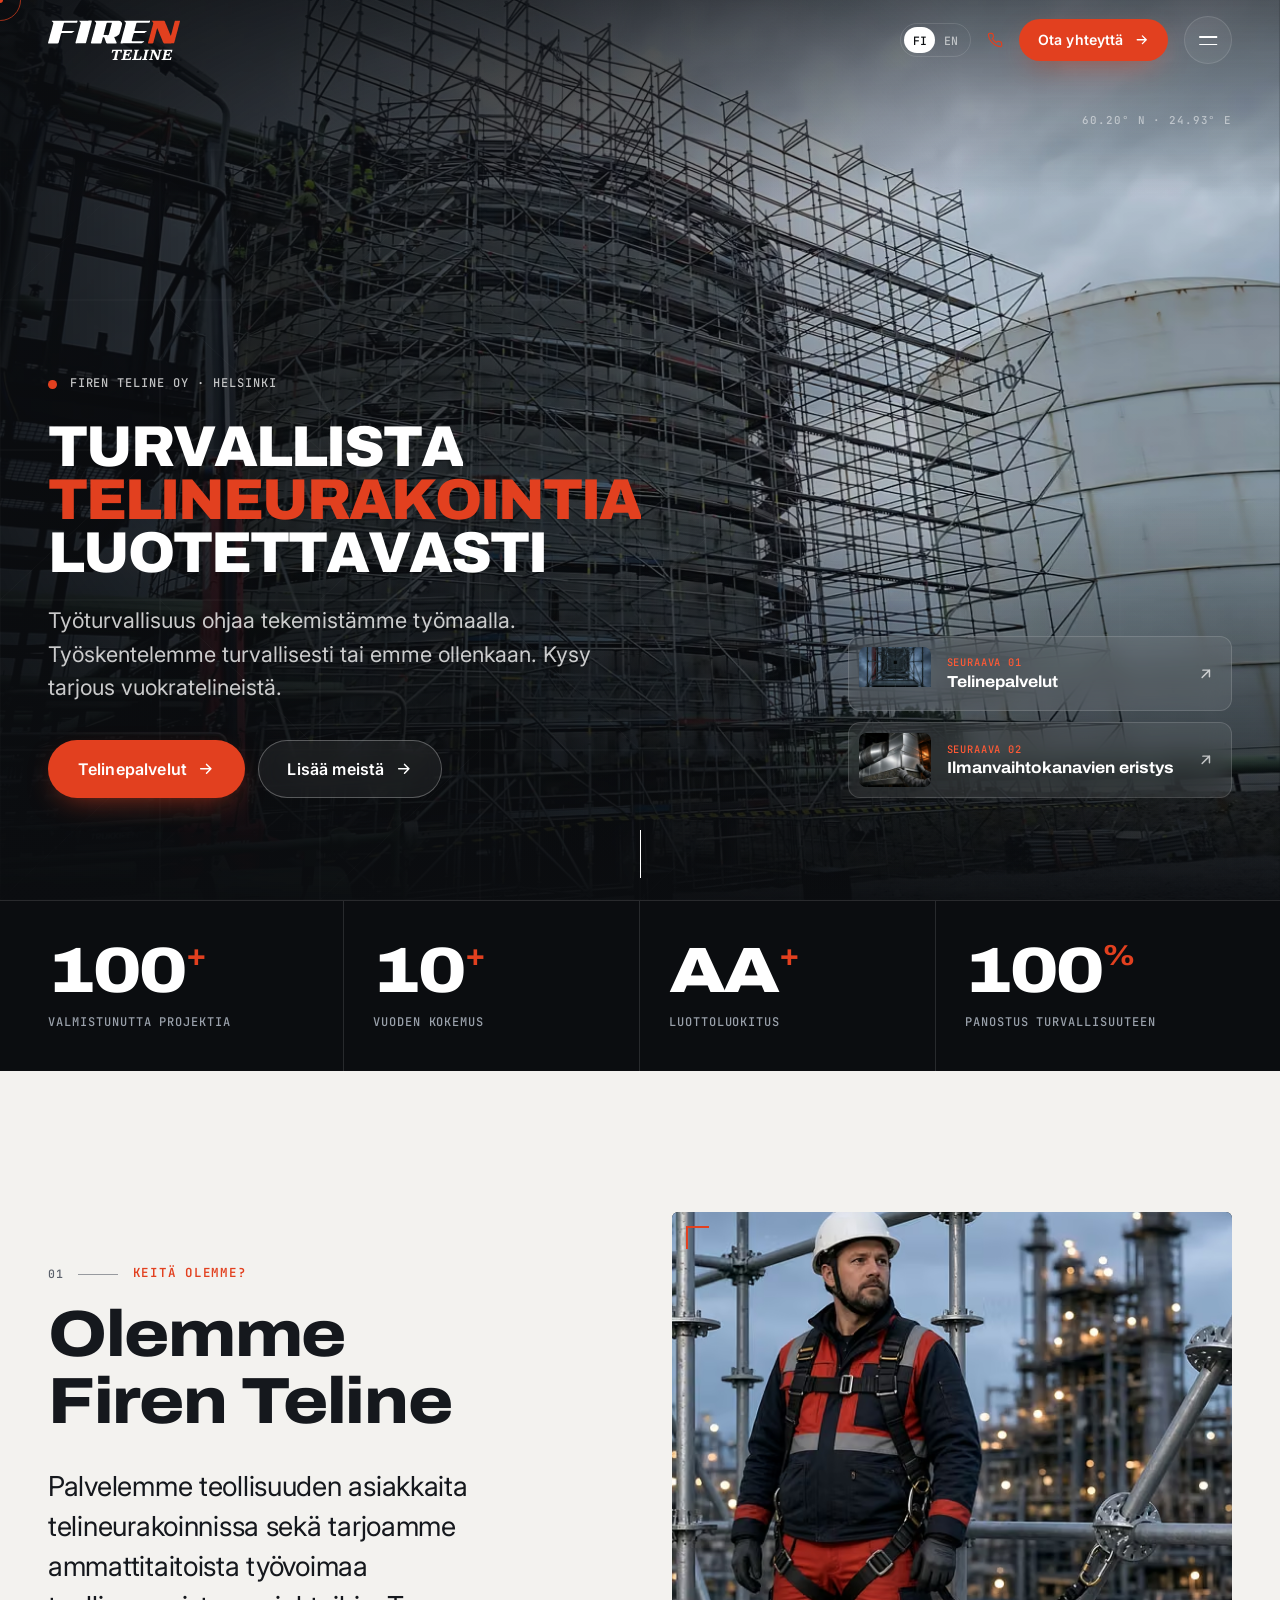
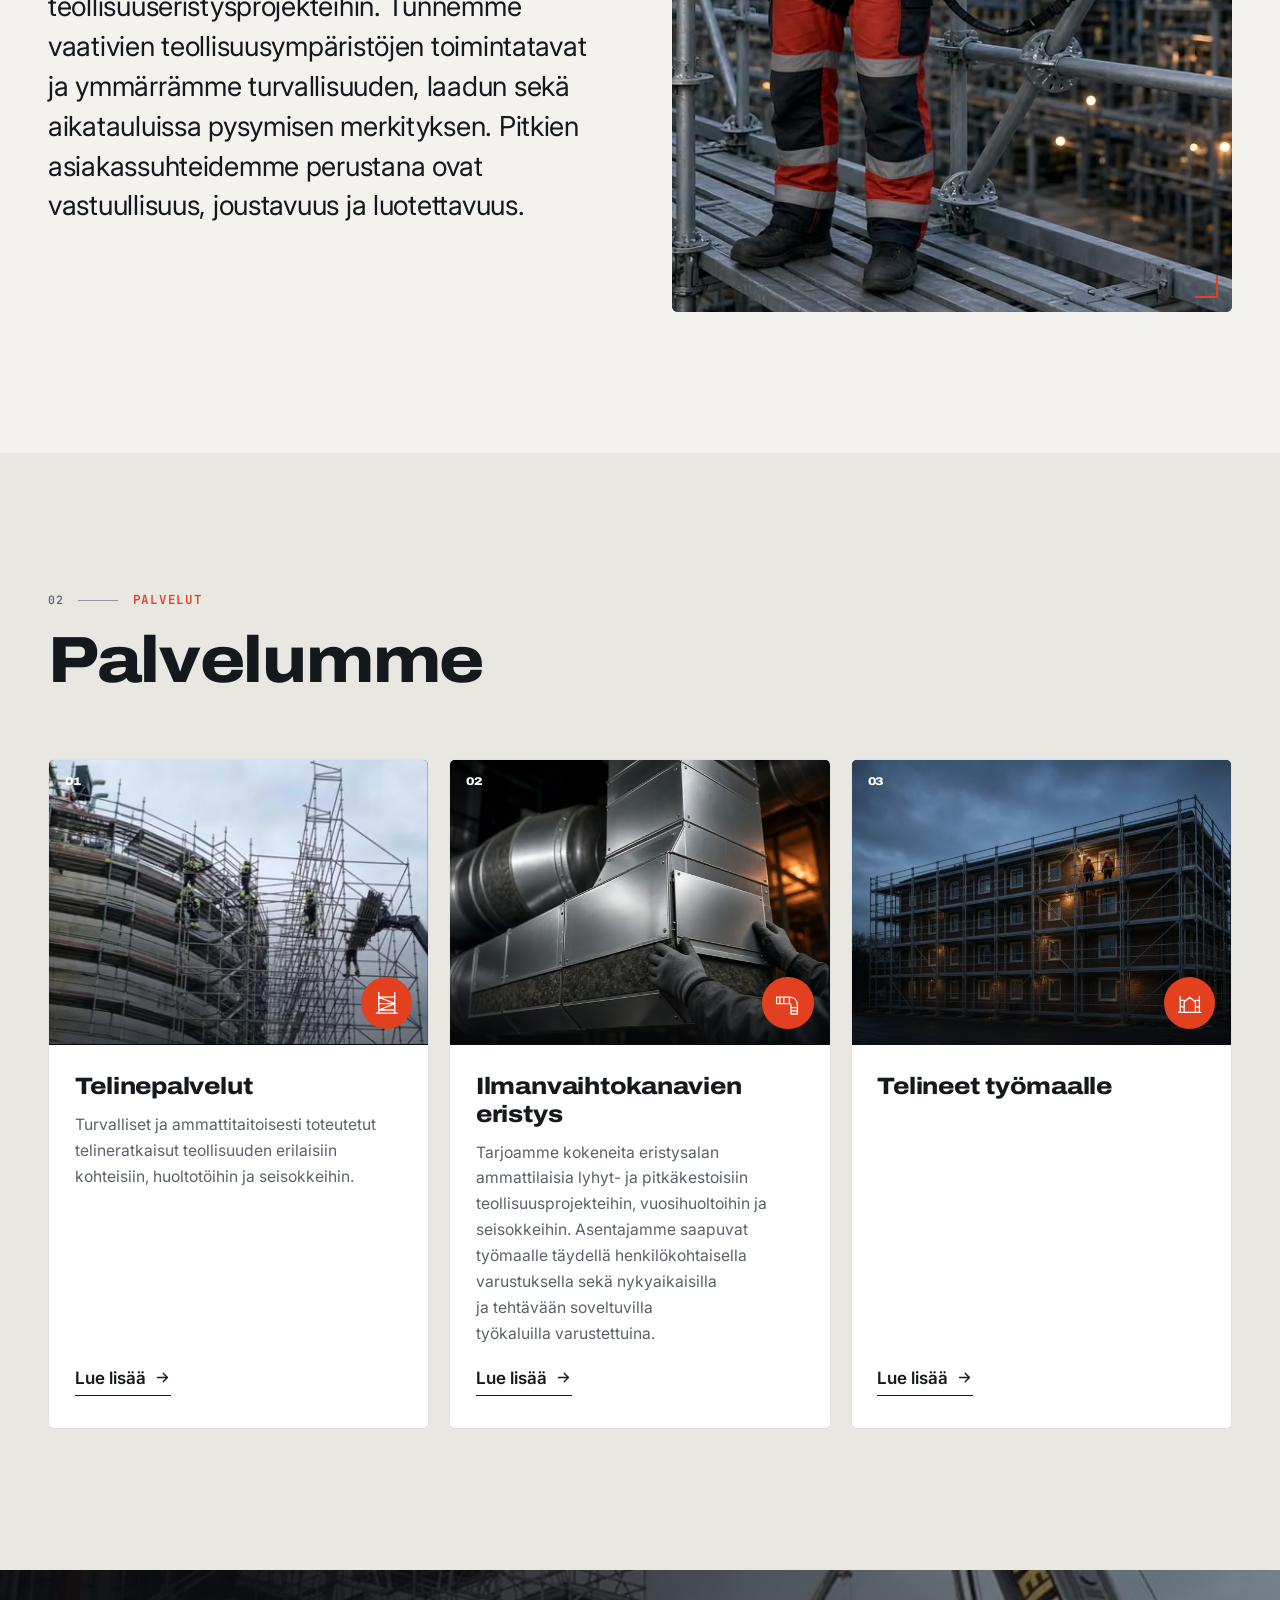
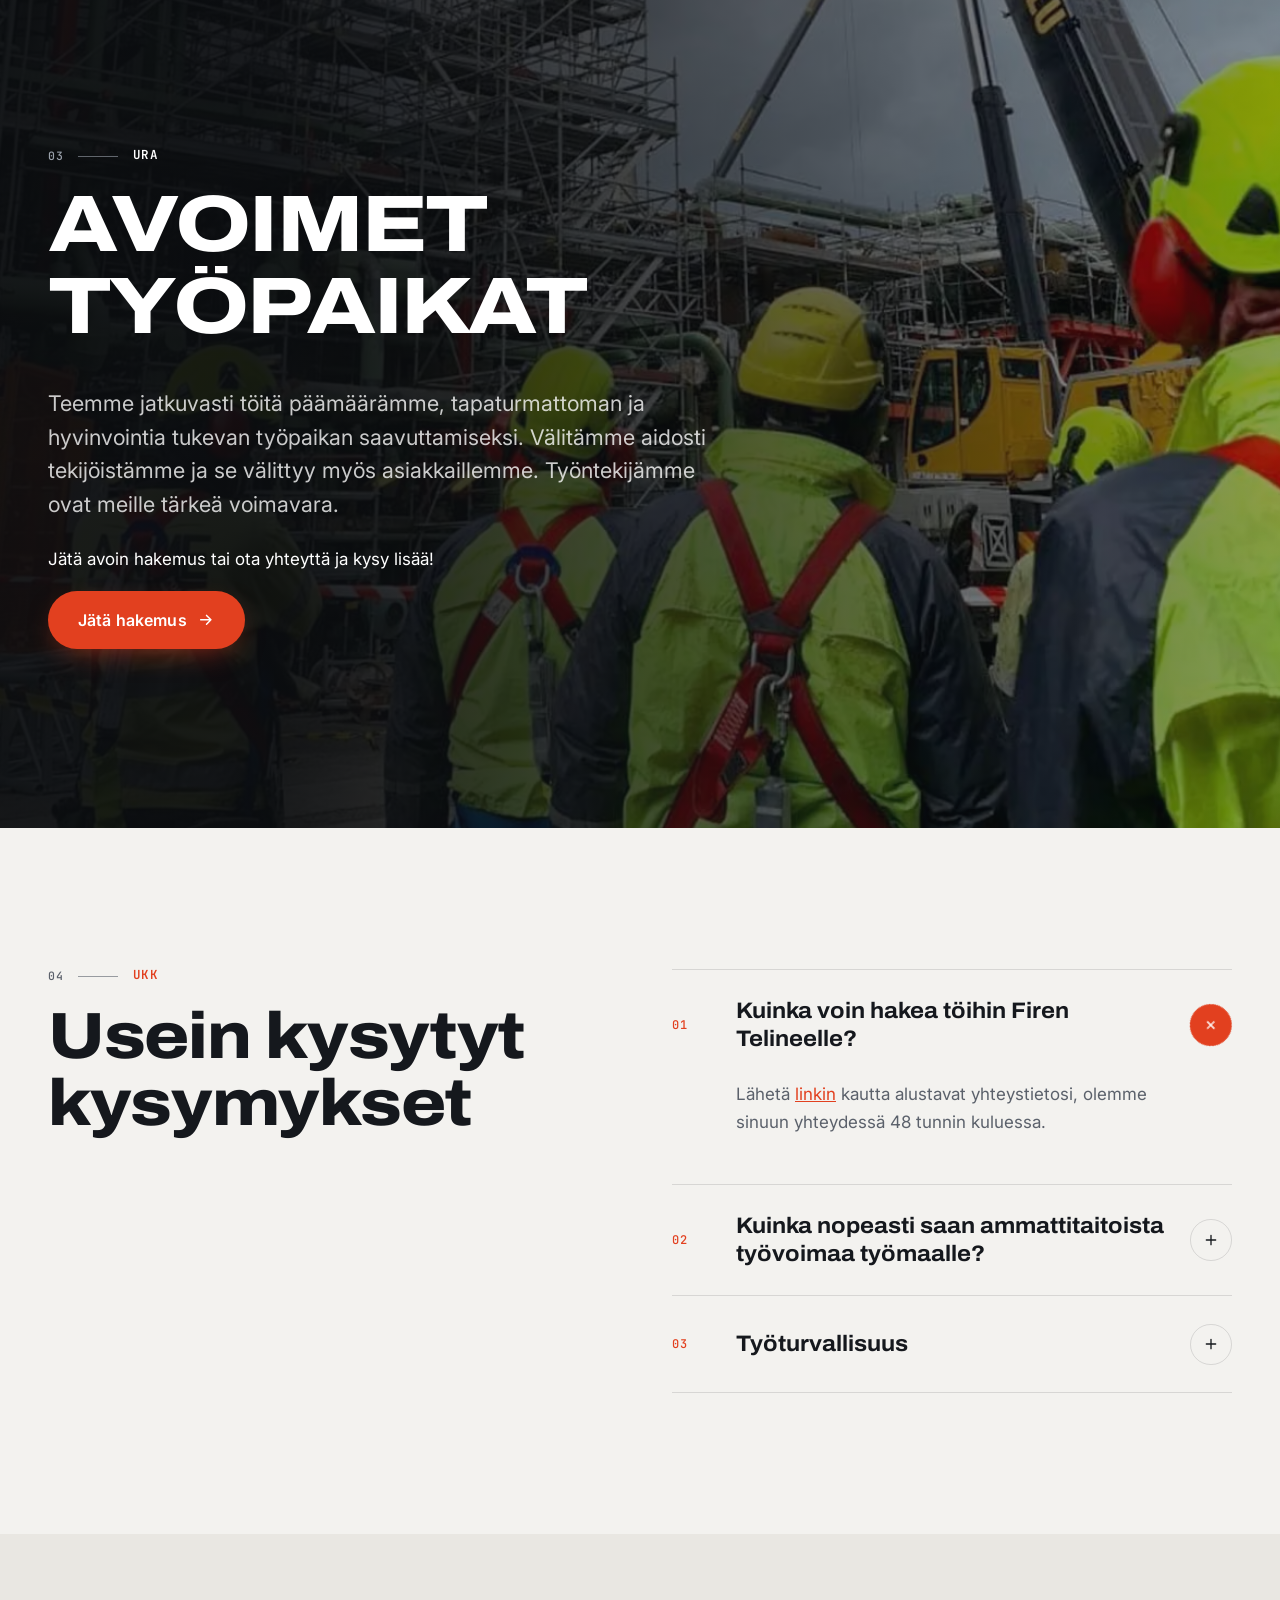
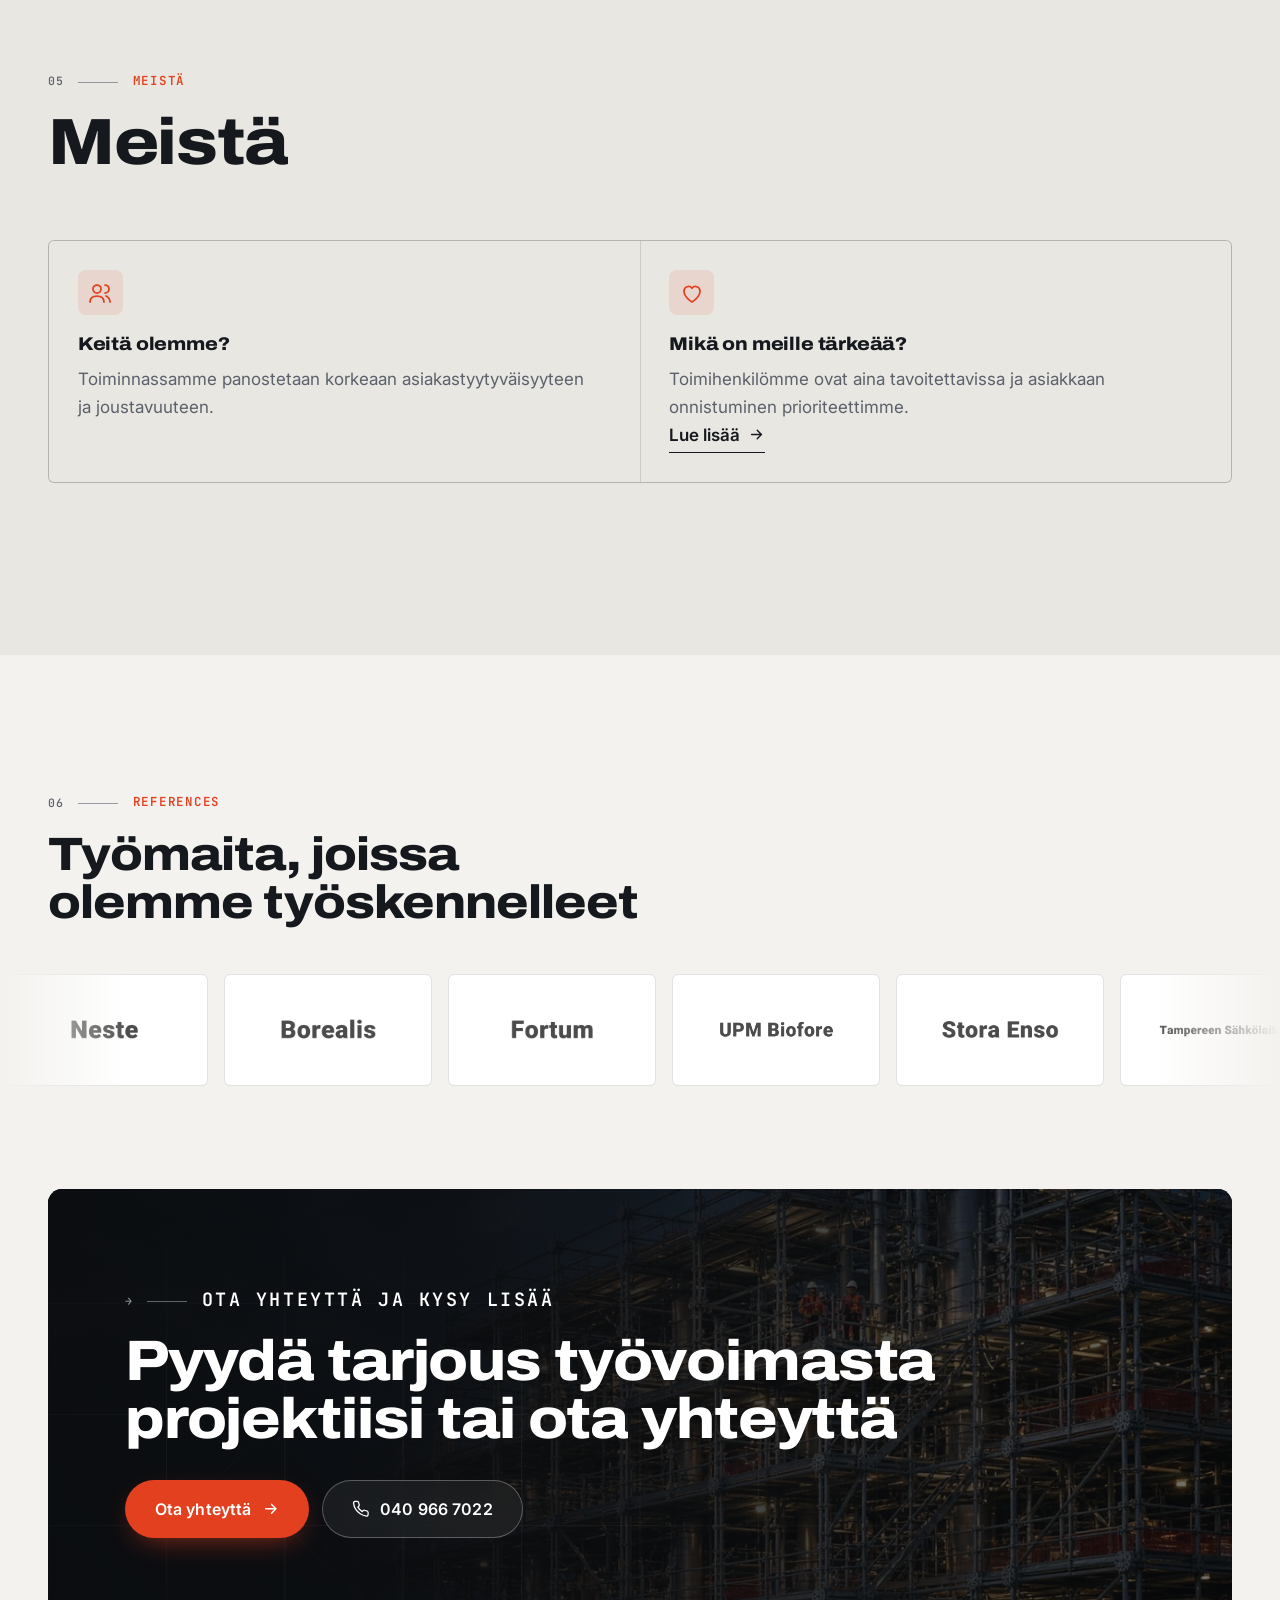
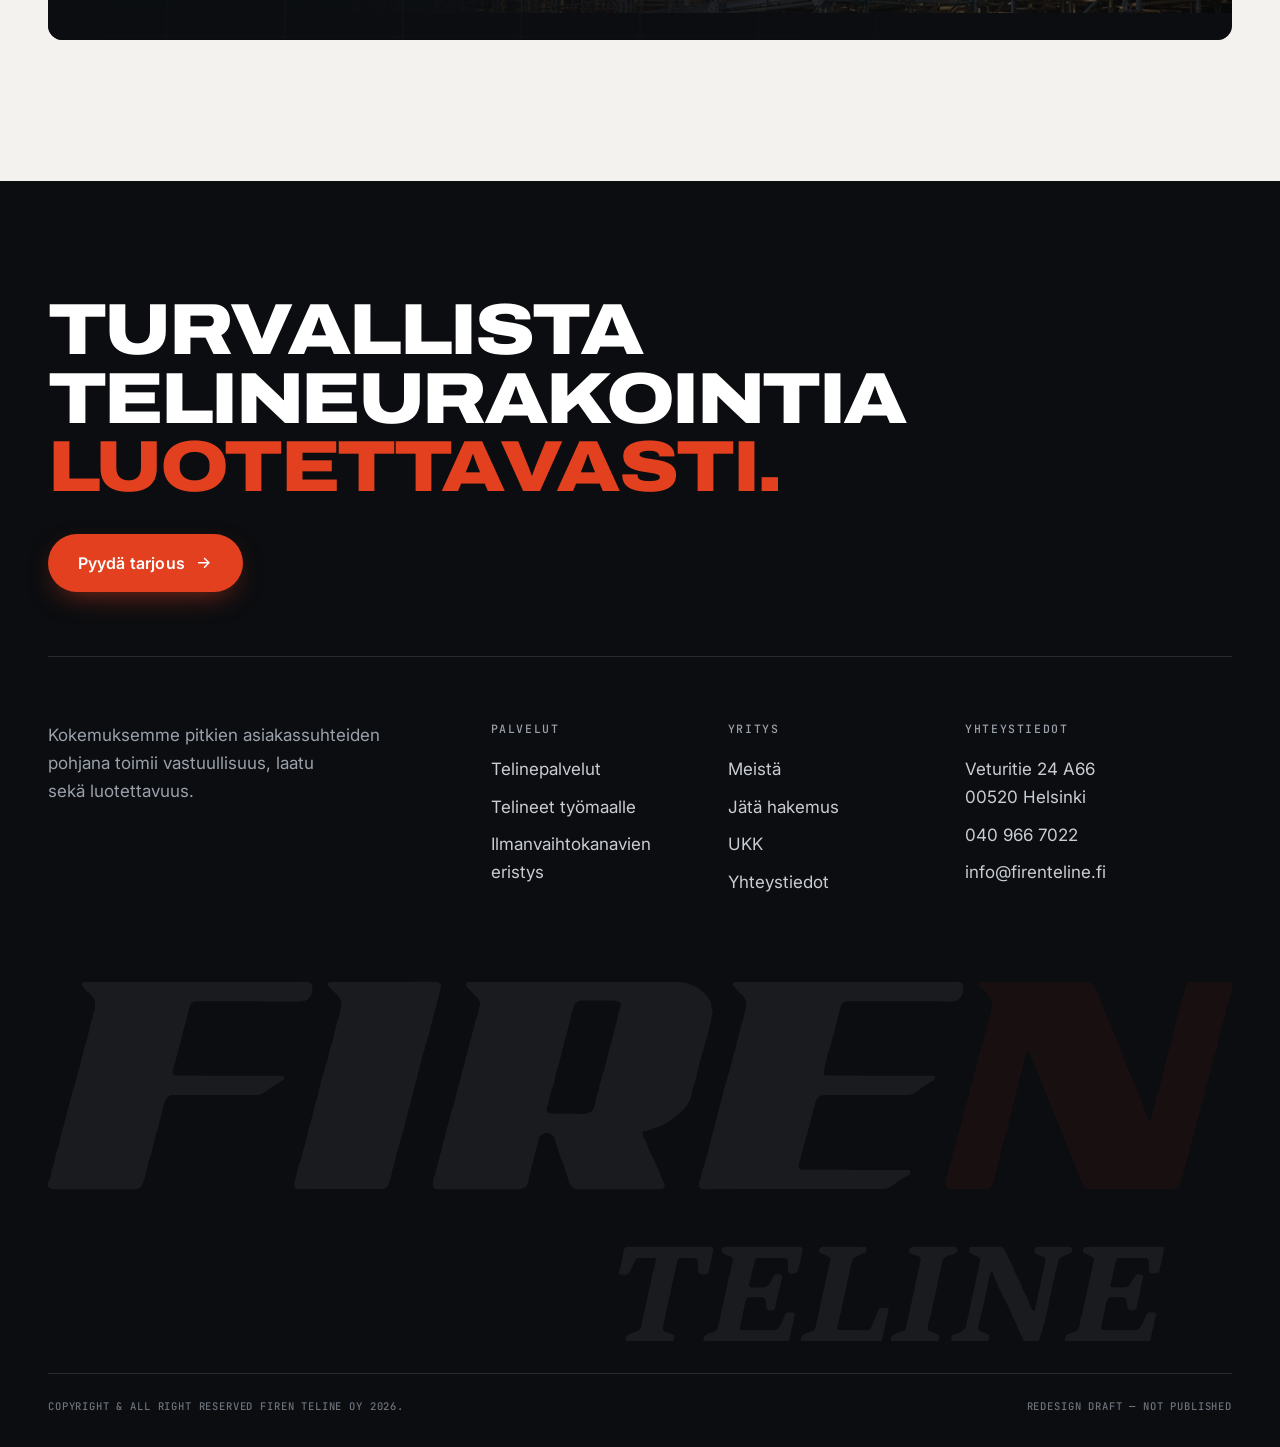
<file: fi/index.html>
<!doctype html><html lang="fi"><head><meta charset="utf-8"><meta name="viewport" content="width=device-width,initial-scale=1,viewport-fit=cover">
<title>Firen Teline Oy – Turvallista telineurakointia luotettavasti</title><meta name="description" content="Palvelemme teollisuuden asiakkaita telineurakoinnissa sekä tarjoamme ammattitaitoista työvoimaa teollisuuseristysprojekteihin."><meta name="theme-color" content="#0b0d10"><meta name="robots" content="noindex, nofollow"><meta name="color-scheme" content="dark light">
<meta property="og:type" content="website"><meta property="og:site_name" content="Firen Teline Oy"><meta property="og:title" content="Firen Teline Oy – Turvallista telineurakointia luotettavasti"><meta property="og:description" content="Palvelemme teollisuuden asiakkaita telineurakoinnissa sekä tarjoamme ammattitaitoista työvoimaa teollisuuseristysprojekteihin."><meta property="og:image" content="../assets/img/og.jpg"><meta name="twitter:card" content="summary_large_image">
<link rel="icon" href="../favicon.svg" type="image/svg+xml"><link rel="alternate" hreflang="en" href="../index.html"><link rel="alternate" hreflang="fi" href="../fi/index.html">
<link rel="preconnect" href="https://fonts.googleapis.com"><link rel="preconnect" href="https://fonts.gstatic.com" crossorigin><link href="https://fonts.googleapis.com/css2?family=Archivo:wdth,wght@62..125,500..900&family=Inter:wght@400;500;600;700&family=JetBrains+Mono:wght@400;500&display=swap" rel="stylesheet">
<link rel="stylesheet" href="../css/style.css"><script>document.documentElement.classList.add("js")</script></head><body>
<a class="skip" href="#main">Siirry sisältöön</a><div class="progress" aria-hidden="true"></div><div class="grain" aria-hidden="true"></div><div class="cursor" aria-hidden="true"><span class="cur-ring"><em></em></span><span class="cur-dot"></span></div><div class="curtain" aria-hidden="true"></div>
<header class="site"><div class="wrap bar"><a class="logo" href="../index.html" aria-label="Firen Teline – front page"><img src="../assets/img/logo-light.svg" alt="Firen Teline" width="132" height="41"></a>
<nav class="main" aria-label="Main"><ul><li><a href="../index.html" aria-current=page>Etusivu</a></li><li><a href="../telinepalvelut.html">Telinepalvelut</a></li><li><a href="../telineettyomaalle.html">Telineet työmaalle</a></li><li><a href="../muut-palvelut.html">Ilmanvaihtokanavien eristys</a></li><li><a href="../tyonhakijalle.html">Työnhakijalle</a></li><li><a href="../meista.html">Meistä</a></li></ul></nav>
<div class="hdr-r"><nav class="lang" aria-label="Language"><a href="../fi/index.html" hreflang="fi" aria-current=true>FI</a><a href="../index.html" hreflang="en">EN</a></nav>
<a class="hdr-tel" href="tel:+358409667022"><svg viewBox="0 0 24 24" fill="none" stroke="currentColor" stroke-width="1.75" stroke-linecap="round" stroke-linejoin="round" aria-hidden="true"><path d="M22 16.9v3a2 2 0 0 1-2.2 2 19.8 19.8 0 0 1-8.6-3.1 19.5 19.5 0 0 1-6-6A19.8 19.8 0 0 1 2.1 4.2 2 2 0 0 1 4.1 2h3a2 2 0 0 1 2 1.7c.1.9.4 1.8.7 2.7a2 2 0 0 1-.5 2.1L8 9.8a16 16 0 0 0 6 6l1.3-1.3a2 2 0 0 1 2.1-.4c.9.3 1.8.6 2.7.7a2 2 0 0 1 1.7 2z"/></svg><span>040 966 7022</span></a><a class="btn btn-red btn-sm mag" href="../ota-yhteytta.html"><span>Ota yhteyttä</span> <svg viewBox="0 0 24 24" fill="none" stroke="currentColor" stroke-width="2" stroke-linecap="round" stroke-linejoin="round" aria-hidden="true"><path d="M5 12h14M13 6l6 6-6 6"/></svg></a>
<button class="burger" aria-label="Menu" aria-expanded="false" aria-controls="menu"><span></span><span></span></button></div></div></header>
<div class="menu" id="menu" hidden><div class="wrap"><ul class="menu-big"><li><a href="../index.html" aria-current=page><span class="mono">01</span>Etusivu</a></li><li><a href="../telinepalvelut.html"><span class="mono">02</span>Telinepalvelut</a></li><li><a href="../telineettyomaalle.html"><span class="mono">03</span>Telineet työmaalle</a></li><li><a href="../muut-palvelut.html"><span class="mono">04</span>Ilmanvaihtokanavien eristys</a></li><li><a href="../tyonhakijalle.html"><span class="mono">05</span>Työnhakijalle</a></li><li><a href="../meista.html"><span class="mono">06</span>Meistä</a></li></ul><div class="menu-info"><a href="tel:+358409667022"><svg viewBox="0 0 24 24" fill="none" stroke="currentColor" stroke-width="1.75" stroke-linecap="round" stroke-linejoin="round" aria-hidden="true"><path d="M22 16.9v3a2 2 0 0 1-2.2 2 19.8 19.8 0 0 1-8.6-3.1 19.5 19.5 0 0 1-6-6A19.8 19.8 0 0 1 2.1 4.2 2 2 0 0 1 4.1 2h3a2 2 0 0 1 2 1.7c.1.9.4 1.8.7 2.7a2 2 0 0 1-.5 2.1L8 9.8a16 16 0 0 0 6 6l1.3-1.3a2 2 0 0 1 2.1-.4c.9.3 1.8.6 2.7.7a2 2 0 0 1 1.7 2z"/></svg>040 966 7022</a><a href="mailto:info@firenteline.fi"><svg viewBox="0 0 24 24" fill="none" stroke="currentColor" stroke-width="1.75" stroke-linecap="round" stroke-linejoin="round" aria-hidden="true"><rect x="2" y="4" width="20" height="16" rx="2"/><path d="m22 6-10 7L2 6"/></svg>info@firenteline.fi</a><a href="https://www.google.com/maps/search/?api=1&query=Veturitie+24+A+66,+00520+Helsinki" target="_blank" rel="noopener"><svg viewBox="0 0 24 24" fill="none" stroke="currentColor" stroke-width="1.75" stroke-linecap="round" stroke-linejoin="round" aria-hidden="true"><path d="M12 22s8-6.1 8-12.5A8 8 0 0 0 4 9.5C4 15.9 12 22 12 22z"/><circle cx="12" cy="9.5" r="2.8"/></svg>Veturitie 24 A66, 00520 Helsinki</a></div></div></div>
<main id="main"><section class="hero hero-home"><div class="hero-media" data-depth="1"><picture><source type="image/avif" srcset="../assets/img/real-tank-tower-640.avif 640w, ../assets/img/real-tank-tower-960.avif 960w, ../assets/img/real-tank-tower-1280.avif 1280w, ../assets/img/real-tank-tower-1920.avif 1920w, ../assets/img/real-tank-tower-2560.avif 2560w, ../assets/img/real-tank-tower-3840.avif 3840w, ../assets/img/real-tank-tower-5120.avif 5120w, ../assets/img/real-tank-tower-7680.avif 7680w" sizes="100vw"><source type="image/webp" srcset="../assets/img/real-tank-tower-640.webp 640w, ../assets/img/real-tank-tower-960.webp 960w, ../assets/img/real-tank-tower-1280.webp 1280w, ../assets/img/real-tank-tower-1920.webp 1920w, ../assets/img/real-tank-tower-2560.webp 2560w, ../assets/img/real-tank-tower-3840.webp 3840w, ../assets/img/real-tank-tower-5120.webp 5120w, ../assets/img/real-tank-tower-7680.webp 7680w" sizes="100vw"><img src="../assets/img/real-tank-tower-1280.webp" width="1280" height="960" alt="" fetchpriority="high" decoding="async"></picture></div><div class="hero-shade"></div><div class="sweep" aria-hidden="true"></div><canvas class="dust" aria-hidden="true"></canvas><svg class="bp" data-depth=".45" viewBox="0 0 1600 900" preserveAspectRatio="xMidYMid slice" aria-hidden="true"><g stroke="currentColor" stroke-width="1" fill="none" vector-effect="non-scaling-stroke"><path d="M0 0V900"/><path d="M160 0V900"/><path d="M320 0V900"/><path d="M480 0V900"/><path d="M640 0V900"/><path d="M800 0V900"/><path d="M960 0V900"/><path d="M1120 0V900"/><path d="M1280 0V900"/><path d="M1440 0V900"/><path d="M1600 0V900"/><path d="M0 0H1600"/><path d="M0 150H1600"/><path d="M0 300H1600"/><path d="M0 450H1600"/><path d="M0 600H1600"/><path d="M0 750H1600"/><path d="M0 900H1600"/></g><g stroke="currentColor" stroke-width="1" fill="none" opacity=".55"><path d="M0 0l160 150"/><path d="M0 300l160 150"/><path d="M0 600l160 150"/><path d="M320 0l160 150"/><path d="M320 300l160 150"/><path d="M320 600l160 150"/><path d="M640 0l160 150"/><path d="M640 300l160 150"/><path d="M640 600l160 150"/><path d="M960 0l160 150"/><path d="M960 300l160 150"/><path d="M960 600l160 150"/><path d="M1280 0l160 150"/><path d="M1280 300l160 150"/><path d="M1280 600l160 150"/><path d="M320 150l-160 150"/><path d="M320 450l-160 150"/><path d="M320 750l-160 150"/><path d="M640 150l-160 150"/><path d="M640 450l-160 150"/><path d="M640 750l-160 150"/><path d="M960 150l-160 150"/><path d="M960 450l-160 150"/><path d="M960 750l-160 150"/><path d="M1280 150l-160 150"/><path d="M1280 450l-160 150"/><path d="M1280 750l-160 150"/><path d="M1600 150l-160 150"/><path d="M1600 450l-160 150"/><path d="M1600 750l-160 150"/></g></svg>
<div class="wrap hero-in" data-depth="-.25"><p class="kicker mono"><i></i>Firen Teline Oy · Helsinki</p><h1 class="display" data-split="chars">Turvallista <em>telineurakointia</em> luotettavasti</h1><p class="lead">Työturvallisuus ohjaa tekemistämme työmaalla. Työskentelemme turvallisesti tai emme ollenkaan. Kysy tarjous vuokratelineistä.</p><div class="ctas"><a class="btn btn-red btn-lg mag" href="../telinepalvelut.html"><span>Telinepalvelut</span> <svg viewBox="0 0 24 24" fill="none" stroke="currentColor" stroke-width="2" stroke-linecap="round" stroke-linejoin="round" aria-hidden="true"><path d="M5 12h14M13 6l6 6-6 6"/></svg></a><a class="btn btn-glass btn-lg mag" href="../meista.html"><span>Lisää meistä</span> <svg viewBox="0 0 24 24" fill="none" stroke="currentColor" stroke-width="2" stroke-linecap="round" stroke-linejoin="round" aria-hidden="true"><path d="M5 12h14M13 6l6 6-6 6"/></svg></a></div></div>
<div class="hero-next"><a href="../telinepalvelut.html" class="nx"><span class="nx-img"><picture><source type="image/avif" srcset="../assets/img/v3-grid-640.avif 640w, ../assets/img/v3-grid-960.avif 960w, ../assets/img/v3-grid-1280.avif 1280w, ../assets/img/v3-grid-1920.avif 1920w, ../assets/img/v3-grid-2560.avif 2560w, ../assets/img/v3-grid-3840.avif 3840w, ../assets/img/v3-grid-5120.avif 5120w, ../assets/img/v3-grid-7680.avif 7680w" sizes="160px"><source type="image/webp" srcset="../assets/img/v3-grid-640.webp 640w, ../assets/img/v3-grid-960.webp 960w, ../assets/img/v3-grid-1280.webp 1280w, ../assets/img/v3-grid-1920.webp 1920w, ../assets/img/v3-grid-2560.webp 2560w, ../assets/img/v3-grid-3840.webp 3840w, ../assets/img/v3-grid-5120.webp 5120w, ../assets/img/v3-grid-7680.webp 7680w" sizes="160px"><img src="../assets/img/v3-grid-1280.webp" width="1280" height="720" alt="" loading="lazy" decoding="async"></picture></span><span class="nx-t"><span class="mono">Seuraava 01</span>Telinepalvelut</span><svg viewBox="0 0 24 24" fill="none" stroke="currentColor" stroke-width="2" stroke-linecap="round" stroke-linejoin="round" aria-hidden="true"><path d="M7 17 17 7M8 7h9v9"/></svg></a><a href="../muut-palvelut.html" class="nx"><span class="nx-img"><picture><source type="image/avif" srcset="../assets/img/v2-duct-640.avif 640w, ../assets/img/v2-duct-960.avif 960w, ../assets/img/v2-duct-1280.avif 1280w, ../assets/img/v2-duct-1920.avif 1920w, ../assets/img/v2-duct-2560.avif 2560w, ../assets/img/v2-duct-3840.avif 3840w, ../assets/img/v2-duct-5120.avif 5120w, ../assets/img/v2-duct-7680.avif 7680w" sizes="160px"><source type="image/webp" srcset="../assets/img/v2-duct-640.webp 640w, ../assets/img/v2-duct-960.webp 960w, ../assets/img/v2-duct-1280.webp 1280w, ../assets/img/v2-duct-1920.webp 1920w, ../assets/img/v2-duct-2560.webp 2560w, ../assets/img/v2-duct-3840.webp 3840w, ../assets/img/v2-duct-5120.webp 5120w, ../assets/img/v2-duct-7680.webp 7680w" sizes="160px"><img src="../assets/img/v2-duct-1280.webp" width="1280" height="960" alt="" loading="lazy" decoding="async"></picture></span><span class="nx-t"><span class="mono">Seuraava 02</span>Ilmanvaihtokanavien eristys</span><svg viewBox="0 0 24 24" fill="none" stroke="currentColor" stroke-width="2" stroke-linecap="round" stroke-linejoin="round" aria-hidden="true"><path d="M7 17 17 7M8 7h9v9"/></svg></a></div><div class="hero-meta mono" aria-hidden="true"><span>60.20° N · 24.93° E</span></div><div class="scroll-cue" aria-hidden="true"><span></span></div></section><div class="stats"><div class="wrap"><div class="stats-in"><div class="st reveal d0"><b class="num"><span data-count="100">100</span><sup>+</sup></b><span class="mono">Valmistunutta projektia</span></div><div class="st reveal d1"><b class="num"><span data-count="10">10</span><sup>+</sup></b><span class="mono">Vuoden kokemus</span></div><div class="st reveal d2"><b class="num">AA<sup>+</sup></b><span class="mono">Luottoluokitus</span></div><div class="st reveal d3"><b class="num"><span data-count="100">100</span><sup>%</sup></b><span class="mono">Panostus turvallisuuteen</span></div></div></div></div>
<section class="intro"><div class="wrap split"><div class="reveal"><div class="sh  reveal"><div class="sh-l"><p class="eyebrow"><span class="mono">01</span>Keitä olemme?</p><h2 data-split>Olemme Firen Teline</h2></div></div><p class="lead big">Palvelemme teollisuuden asiakkaita telineurakoinnissa sekä tarjoamme ammattitaitoista työvoimaa teollisuuseristysprojekteihin. Tunnemme vaativien teollisuusympäristöjen toimintatavat ja ymmärrämme turvallisuuden, laadun sekä aikatauluissa pysymisen merkityksen. Pitkien asiakassuhteidemme perustana ovat vastuullisuus, joustavuus ja luotettavuus.</p></div><div class="frame reveal d1 tall"><picture><source type="image/avif" srcset="../assets/img/v3-scaffolder-640.avif 640w, ../assets/img/v3-scaffolder-960.avif 960w, ../assets/img/v3-scaffolder-1280.avif 1280w, ../assets/img/v3-scaffolder-1920.avif 1920w, ../assets/img/v3-scaffolder-2560.avif 2560w, ../assets/img/v3-scaffolder-3840.avif 3840w, ../assets/img/v3-scaffolder-5120.avif 5120w, ../assets/img/v3-scaffolder-5760.avif 5760w" sizes="(max-width:900px) 100vw, 45vw"><source type="image/webp" srcset="../assets/img/v3-scaffolder-640.webp 640w, ../assets/img/v3-scaffolder-960.webp 960w, ../assets/img/v3-scaffolder-1280.webp 1280w, ../assets/img/v3-scaffolder-1920.webp 1920w, ../assets/img/v3-scaffolder-2560.webp 2560w, ../assets/img/v3-scaffolder-3840.webp 3840w, ../assets/img/v3-scaffolder-5120.webp 5120w, ../assets/img/v3-scaffolder-5760.webp 5760w" sizes="(max-width:900px) 100vw, 45vw"><img src="../assets/img/v3-scaffolder-1280.webp" width="1280" height="1707" alt="Firen Telineen telineasentaja työssä" loading="lazy" decoding="async"></picture><span class="corner c1"></span><span class="corner c2"></span></div></div></section>
<section class="svc-s alt"><div class="wrap"><div class="sh  reveal"><div class="sh-l"><p class="eyebrow"><span class="mono">02</span>Palvelut</p><h2 data-split>Palvelumme</h2></div></div><div class="svc">
<a class="card reveal" data-cur="Open" href="../telinepalvelut.html"><div class="img"><picture><source type="image/avif" srcset="../assets/img/real-tank-climb-640.avif 640w, ../assets/img/real-tank-climb-960.avif 960w, ../assets/img/real-tank-climb-1280.avif 1280w, ../assets/img/real-tank-climb-1920.avif 1920w, ../assets/img/real-tank-climb-2560.avif 2560w, ../assets/img/real-tank-climb-3840.avif 3840w, ../assets/img/real-tank-climb-5120.avif 5120w, ../assets/img/real-tank-climb-7680.avif 7680w" sizes="(max-width:760px) 100vw, 33vw"><source type="image/webp" srcset="../assets/img/real-tank-climb-640.webp 640w, ../assets/img/real-tank-climb-960.webp 960w, ../assets/img/real-tank-climb-1280.webp 1280w, ../assets/img/real-tank-climb-1920.webp 1920w, ../assets/img/real-tank-climb-2560.webp 2560w, ../assets/img/real-tank-climb-3840.webp 3840w, ../assets/img/real-tank-climb-5120.webp 5120w, ../assets/img/real-tank-climb-7680.webp 7680w" sizes="(max-width:760px) 100vw, 33vw"><img src="../assets/img/real-tank-climb-1280.webp" width="1280" height="585" alt="" loading="lazy" decoding="async"></picture><span class="num mono">01</span><div class="ico"><svg viewBox="0 0 32 32" fill="none" stroke="currentColor" stroke-width="1.6" stroke-linecap="round" stroke-linejoin="round" aria-hidden="true"><path d="M6 29V3M26 29V3M6 9h20M6 17h20M6 25h20M6 9l20 8M26 17 6 25M3 29h26"/></svg></div></div><div class="body"><h3>Telinepalvelut</h3><p>Turvalliset ja ammattitaitoisesti toteutetut telineratkaisut teollisuuden erilaisiin kohteisiin, huoltotöihin ja seisokkeihin.</p><span class="link">Lue lisää <svg viewBox="0 0 24 24" fill="none" stroke="currentColor" stroke-width="2" stroke-linecap="round" stroke-linejoin="round" aria-hidden="true"><path d="M5 12h14M13 6l6 6-6 6"/></svg></span></div></a>
<a class="card reveal d1" data-cur="Open" href="../muut-palvelut.html"><div class="img"><picture><source type="image/avif" srcset="../assets/img/v2-duct-640.avif 640w, ../assets/img/v2-duct-960.avif 960w, ../assets/img/v2-duct-1280.avif 1280w, ../assets/img/v2-duct-1920.avif 1920w, ../assets/img/v2-duct-2560.avif 2560w, ../assets/img/v2-duct-3840.avif 3840w, ../assets/img/v2-duct-5120.avif 5120w, ../assets/img/v2-duct-7680.avif 7680w" sizes="(max-width:760px) 100vw, 33vw"><source type="image/webp" srcset="../assets/img/v2-duct-640.webp 640w, ../assets/img/v2-duct-960.webp 960w, ../assets/img/v2-duct-1280.webp 1280w, ../assets/img/v2-duct-1920.webp 1920w, ../assets/img/v2-duct-2560.webp 2560w, ../assets/img/v2-duct-3840.webp 3840w, ../assets/img/v2-duct-5120.webp 5120w, ../assets/img/v2-duct-7680.webp 7680w" sizes="(max-width:760px) 100vw, 33vw"><img src="../assets/img/v2-duct-1280.webp" width="1280" height="960" alt="" loading="lazy" decoding="async"></picture><span class="num mono">02</span><div class="ico"><svg viewBox="0 0 32 32" fill="none" stroke="currentColor" stroke-width="1.6" stroke-linecap="round" stroke-linejoin="round" aria-hidden="true"><path d="M2 9h16v8H2zM18 9c6 0 10 4 10 10v11h-8V19c0-1-1-2-2-2M6 9v8M11 9v8M28 22h-8M28 26h-8"/></svg></div></div><div class="body"><h3>Ilmanvaihtokanavien eristys</h3><p>Tarjoamme kokeneita eristysalan ammattilaisia lyhyt- ja pitkäkestoisiin teollisuusprojekteihin, vuosihuoltoihin ja seisokkeihin. Asentajamme saapuvat työmaalle täydellä henkilökohtaisella varustuksella sekä nykyaikaisilla ja tehtävään soveltuvilla työkaluilla varustettuina.</p><span class="link">Lue lisää <svg viewBox="0 0 24 24" fill="none" stroke="currentColor" stroke-width="2" stroke-linecap="round" stroke-linejoin="round" aria-hidden="true"><path d="M5 12h14M13 6l6 6-6 6"/></svg></span></div></a>
<a class="card reveal d2" data-cur="Open" href="../telineettyomaalle.html"><div class="img"><picture><source type="image/avif" srcset="../assets/img/v3-worksite-640.avif 640w, ../assets/img/v3-worksite-960.avif 960w, ../assets/img/v3-worksite-1280.avif 1280w, ../assets/img/v3-worksite-1920.avif 1920w, ../assets/img/v3-worksite-2560.avif 2560w, ../assets/img/v3-worksite-3840.avif 3840w, ../assets/img/v3-worksite-5120.avif 5120w, ../assets/img/v3-worksite-7680.avif 7680w" sizes="(max-width:760px) 100vw, 33vw"><source type="image/webp" srcset="../assets/img/v3-worksite-640.webp 640w, ../assets/img/v3-worksite-960.webp 960w, ../assets/img/v3-worksite-1280.webp 1280w, ../assets/img/v3-worksite-1920.webp 1920w, ../assets/img/v3-worksite-2560.webp 2560w, ../assets/img/v3-worksite-3840.webp 3840w, ../assets/img/v3-worksite-5120.webp 5120w, ../assets/img/v3-worksite-7680.webp 7680w" sizes="(max-width:760px) 100vw, 33vw"><img src="../assets/img/v3-worksite-1280.webp" width="1280" height="960" alt="" loading="lazy" decoding="async"></picture><span class="num mono">03</span><div class="ico"><svg viewBox="0 0 32 32" fill="none" stroke="currentColor" stroke-width="1.6" stroke-linecap="round" stroke-linejoin="round" aria-hidden="true"><path d="M9 28V15l7-6 7 6v13M4 28V8M28 28V8M4 13h5M23 13h5M4 21h5M23 21h5M2 28h28"/></svg></div></div><div class="body"><h3>Telineet työmaalle</h3><span class="link">Lue lisää <svg viewBox="0 0 24 24" fill="none" stroke="currentColor" stroke-width="2" stroke-linecap="round" stroke-linejoin="round" aria-hidden="true"><path d="M5 12h14M13 6l6 6-6 6"/></svg></span></div></a></div></div></section>
<section class="jobs"><picture class="jobs-bg" data-parallax=.12><source type="image/avif" srcset="../assets/img/real-crew-640.avif 640w, ../assets/img/real-crew-960.avif 960w, ../assets/img/real-crew-1280.avif 1280w, ../assets/img/real-crew-1920.avif 1920w, ../assets/img/real-crew-2560.avif 2560w, ../assets/img/real-crew-3840.avif 3840w, ../assets/img/real-crew-5120.avif 5120w, ../assets/img/real-crew-7680.avif 7680w" sizes="100vw"><source type="image/webp" srcset="../assets/img/real-crew-640.webp 640w, ../assets/img/real-crew-960.webp 960w, ../assets/img/real-crew-1280.webp 1280w, ../assets/img/real-crew-1920.webp 1920w, ../assets/img/real-crew-2560.webp 2560w, ../assets/img/real-crew-3840.webp 3840w, ../assets/img/real-crew-5120.webp 5120w, ../assets/img/real-crew-7680.webp 7680w" sizes="100vw"><img src="../assets/img/real-crew-1280.webp" width="1280" height="914" alt="" loading="lazy" decoding="async"></picture><div class="jobs-shade"></div><div class="wrap"><div class="jobs-in reveal"><p class="eyebrow light"><span class="mono">03</span>Ura</p><h2 data-split>Avoimet Työpaikat</h2><p class="lead">Teemme jatkuvasti töitä päämäärämme, tapaturmattoman ja hyvinvointia tukevan työpaikan saavuttamiseksi. Välitämme aidosti tekijöistämme ja se välittyy myös asiakkaillemme. Työntekijämme ovat meille tärkeä voimavara.</p><p>Jätä avoin hakemus tai ota yhteyttä ja kysy lisää!</p><a class="btn btn-red btn-lg mag" href="../tyonhakijalle.html"><span>Jätä hakemus</span> <svg viewBox="0 0 24 24" fill="none" stroke="currentColor" stroke-width="2" stroke-linecap="round" stroke-linejoin="round" aria-hidden="true"><path d="M5 12h14M13 6l6 6-6 6"/></svg></a></div></div></section>
<section id="faq" class="faq-s"><div class="wrap split top"><div class="sticky"><div class="sh  reveal"><div class="sh-l"><p class="eyebrow"><span class="mono">04</span>UKK</p><h2 data-split>Usein kysytyt kysymykset</h2></div></div></div><div class="faq reveal d1"><details open><summary><span class="mono">01</span><span class="qq">Kuinka voin hakea töihin Firen Telineelle?</span><i aria-hidden="true"><svg viewBox="0 0 24 24" fill="none" stroke="currentColor" stroke-width="2" stroke-linecap="round" stroke-linejoin="round" aria-hidden="true"><path d="M12 5v14M5 12h14"/></svg></i></summary><div class="ans"><p>Lähetä <a href="../tyonhakijalle.html">linkin</a> kautta alustavat yhteystietosi, olemme sinuun yhteydessä 48 tunnin kuluessa.</p></div></details><details><summary><span class="mono">02</span><span class="qq">Kuinka nopeasti saan ammattitaitoista työvoimaa työmaalle?</span><i aria-hidden="true"><svg viewBox="0 0 24 24" fill="none" stroke="currentColor" stroke-width="2" stroke-linecap="round" stroke-linejoin="round" aria-hidden="true"><path d="M12 5v14M5 12h14"/></svg></i></summary><div class="ans"><p>Olemassa olevan aktiivisen työnhakijalistamme ansiosta pystymme reagoimaan nopeastikin eri henkilöstötarpeisiin, ota yhteyttä!</p></div></details><details><summary><span class="mono">03</span><span class="qq">Työturvallisuus</span><i aria-hidden="true"><svg viewBox="0 0 24 24" fill="none" stroke="currentColor" stroke-width="2" stroke-linecap="round" stroke-linejoin="round" aria-hidden="true"><path d="M12 5v14M5 12h14"/></svg></i></summary><div class="ans"><p>Työntekijämme on varustettu nykyaikaisilla ja työturvallisuusmääräysten mukaisilla varusteilla. Lisäksi yrityksellämme on käytössä oma viikottainen -JOKU ODOTTAA MINUA KOTIIN- työturvallisuusinfo.</p></div></details></div></div></section>
<section class="alt"><div class="wrap"><div class="sh  reveal"><div class="sh-l"><p class="eyebrow"><span class="mono">05</span>Meistä</p><h2 data-split>Meistä</h2></div></div><div class="feature-grid two"><div class="feat reveal"><div class="fi"><svg viewBox="0 0 24 24" fill="none" stroke="currentColor" stroke-width="1.75" stroke-linecap="round" stroke-linejoin="round" aria-hidden="true"><circle cx="9" cy="8" r="4"/><path d="M2 21c0-4 3-6 7-6s7 2 7 6M17 4a4 4 0 0 1 0 8M22 21c0-3-2-5-4-6"/></svg></div><h3>Keitä olemme?</h3><p class="muted">Toiminnassamme panostetaan korkeaan asiakastyytyväisyyteen ja joustavuuteen.</p></div><div class="feat reveal d1"><div class="fi"><svg viewBox="0 0 24 24" fill="none" stroke="currentColor" stroke-width="1.75" stroke-linecap="round" stroke-linejoin="round" aria-hidden="true"><path d="M12 21s-8-4.5-8-11a4.5 4.5 0 0 1 8-2.8A4.5 4.5 0 0 1 20 10c0 6.5-8 11-8 11z"/></svg></div><h3>Mikä on meille tärkeää?</h3><p class="muted">Toimihenkilömme ovat aina tavoitettavissa ja asiakkaan onnistuminen prioriteettimme.</p><a class="link" href="../meista.html">Lue lisää <svg viewBox="0 0 24 24" fill="none" stroke="currentColor" stroke-width="2" stroke-linecap="round" stroke-linejoin="round" aria-hidden="true"><path d="M5 12h14M13 6l6 6-6 6"/></svg></a></div></div></div></section>
<section class="refs"><div class="wrap"><div class="refs-h reveal"><p class="eyebrow"><span class="mono">06</span>References</p><h2>Työmaita, joissa olemme työskennelleet</h2></div></div>
<div class="marquee" aria-label="Sites we have worked on"><div class="track"><div class="lg"><img src="../assets/img/Neste.jpg" alt="Neste" loading="lazy" width="253" height="150"></div><div class="lg"><img src="../assets/img/Borealis.jpg" alt="Borealis" loading="lazy" width="338" height="150"></div><div class="lg"><img src="../assets/img/Fortum.jpg" alt="Fortum" loading="lazy" width="338" height="150"></div><div class="lg"><img src="../assets/img/UPM-biofore.jpg" alt="UPM biofore" loading="lazy" width="499" height="150"></div><div class="lg"><img src="../assets/img/StoraEnso.jpg" alt="StoraEnso" loading="lazy" width="414" height="150"></div><div class="lg"><img src="../assets/img/Tampereen-sahkolaitos.jpg" alt="Tampereen sahkolaitos" loading="lazy" width="825" height="150"></div><div class="lg"><img src="../assets/img/Bayer.jpg" alt="Bayer" loading="lazy" width="253" height="150"></div><div class="lg"><img src="../assets/img/Kleiber.jpg" alt="Kleiber" loading="lazy" width="598" height="386"></div><div class="lg"><img src="../assets/img/Alva.jpg" alt="Alva" loading="lazy" width="468" height="290"></div><div class="lg"><img src="../assets/img/Neste.jpg" aria-hidden="true" alt="Neste" loading="lazy" width="253" height="150"></div><div class="lg"><img src="../assets/img/Borealis.jpg" aria-hidden="true" alt="Borealis" loading="lazy" width="338" height="150"></div><div class="lg"><img src="../assets/img/Fortum.jpg" aria-hidden="true" alt="Fortum" loading="lazy" width="338" height="150"></div><div class="lg"><img src="../assets/img/UPM-biofore.jpg" aria-hidden="true" alt="UPM biofore" loading="lazy" width="499" height="150"></div><div class="lg"><img src="../assets/img/StoraEnso.jpg" aria-hidden="true" alt="StoraEnso" loading="lazy" width="414" height="150"></div><div class="lg"><img src="../assets/img/Tampereen-sahkolaitos.jpg" aria-hidden="true" alt="Tampereen sahkolaitos" loading="lazy" width="825" height="150"></div><div class="lg"><img src="../assets/img/Bayer.jpg" aria-hidden="true" alt="Bayer" loading="lazy" width="253" height="150"></div><div class="lg"><img src="../assets/img/Kleiber.jpg" aria-hidden="true" alt="Kleiber" loading="lazy" width="598" height="386"></div><div class="lg"><img src="../assets/img/Alva.jpg" aria-hidden="true" alt="Alva" loading="lazy" width="468" height="290"></div></div></div></section>
<section class="cta-s"><div class="wrap"><div class="cta reveal"><picture class="cta-bg" data-parallax=.1><source type="image/avif" srcset="../assets/img/v3-hero-640.avif 640w, ../assets/img/v3-hero-960.avif 960w, ../assets/img/v3-hero-1280.avif 1280w, ../assets/img/v3-hero-1920.avif 1920w, ../assets/img/v3-hero-2560.avif 2560w, ../assets/img/v3-hero-3840.avif 3840w, ../assets/img/v3-hero-5120.avif 5120w, ../assets/img/v3-hero-7680.avif 7680w" sizes="(max-width:1440px) 100vw, 1440px"><source type="image/webp" srcset="../assets/img/v3-hero-640.webp 640w, ../assets/img/v3-hero-960.webp 960w, ../assets/img/v3-hero-1280.webp 1280w, ../assets/img/v3-hero-1920.webp 1920w, ../assets/img/v3-hero-2560.webp 2560w, ../assets/img/v3-hero-3840.webp 3840w, ../assets/img/v3-hero-5120.webp 5120w, ../assets/img/v3-hero-7680.webp 7680w" sizes="(max-width:1440px) 100vw, 1440px"><img src="../assets/img/v3-hero-1280.webp" width="1280" height="720" alt="" loading="lazy" decoding="async"></picture><div class="cta-shade"></div><svg class="bp" viewBox="0 0 1600 900" preserveAspectRatio="xMidYMid slice" aria-hidden="true"><g stroke="currentColor" stroke-width="1" fill="none" vector-effect="non-scaling-stroke"><path d="M0 0V900"/><path d="M160 0V900"/><path d="M320 0V900"/><path d="M480 0V900"/><path d="M640 0V900"/><path d="M800 0V900"/><path d="M960 0V900"/><path d="M1120 0V900"/><path d="M1280 0V900"/><path d="M1440 0V900"/><path d="M1600 0V900"/><path d="M0 0H1600"/><path d="M0 150H1600"/><path d="M0 300H1600"/><path d="M0 450H1600"/><path d="M0 600H1600"/><path d="M0 750H1600"/><path d="M0 900H1600"/></g><g stroke="currentColor" stroke-width="1" fill="none" opacity=".55"><path d="M0 0l160 150"/><path d="M0 300l160 150"/><path d="M0 600l160 150"/><path d="M320 0l160 150"/><path d="M320 300l160 150"/><path d="M320 600l160 150"/><path d="M640 0l160 150"/><path d="M640 300l160 150"/><path d="M640 600l160 150"/><path d="M960 0l160 150"/><path d="M960 300l160 150"/><path d="M960 600l160 150"/><path d="M1280 0l160 150"/><path d="M1280 300l160 150"/><path d="M1280 600l160 150"/><path d="M320 150l-160 150"/><path d="M320 450l-160 150"/><path d="M320 750l-160 150"/><path d="M640 150l-160 150"/><path d="M640 450l-160 150"/><path d="M640 750l-160 150"/><path d="M960 150l-160 150"/><path d="M960 450l-160 150"/><path d="M960 750l-160 150"/><path d="M1280 150l-160 150"/><path d="M1280 450l-160 150"/><path d="M1280 750l-160 150"/><path d="M1600 150l-160 150"/><path d="M1600 450l-160 150"/><path d="M1600 750l-160 150"/></g></svg>
<div class="cta-in"><p class="eyebrow light"><span class="mono">→</span>Ota yhteyttä ja kysy lisää</p><h2 data-split>Pyydä tarjous työvoimasta projektiisi tai ota yhteyttä</h2>
<div class="acts"><a class="btn btn-red btn-lg mag" href="../ota-yhteytta.html"><span>Ota yhteyttä</span> <svg viewBox="0 0 24 24" fill="none" stroke="currentColor" stroke-width="2" stroke-linecap="round" stroke-linejoin="round" aria-hidden="true"><path d="M5 12h14M13 6l6 6-6 6"/></svg></a><a class="btn btn-glass btn-lg" href="tel:+358409667022"><svg viewBox="0 0 24 24" fill="none" stroke="currentColor" stroke-width="1.75" stroke-linecap="round" stroke-linejoin="round" aria-hidden="true"><path d="M22 16.9v3a2 2 0 0 1-2.2 2 19.8 19.8 0 0 1-8.6-3.1 19.5 19.5 0 0 1-6-6A19.8 19.8 0 0 1 2.1 4.2 2 2 0 0 1 4.1 2h3a2 2 0 0 1 2 1.7c.1.9.4 1.8.7 2.7a2 2 0 0 1-.5 2.1L8 9.8a16 16 0 0 0 6 6l1.3-1.3a2 2 0 0 1 2.1-.4c.9.3 1.8.6 2.7.7a2 2 0 0 1 1.7 2z"/></svg> 040 966 7022</a></div></div></div></div></section></main>
<footer class="site"><div class="wrap">
<div class="f-cta"><p class="f-big">Turvallista telineurakointia<br><em>luotettavasti.</em></p><a class="btn btn-red btn-lg mag" href="../ota-yhteytta.html"><span>Pyydä tarjous</span> <svg viewBox="0 0 24 24" fill="none" stroke="currentColor" stroke-width="2" stroke-linecap="round" stroke-linejoin="round" aria-hidden="true"><path d="M5 12h14M13 6l6 6-6 6"/></svg></a></div>
<div class="cols"><div><p class="f-about">Kokemuksemme pitkien asiakassuhteiden pohjana toimii vastuullisuus, laatu sekä luotettavuus.</p></div>
<div><h4>Palvelut</h4><ul><li><a href="../telinepalvelut.html">Telinepalvelut</a></li><li><a href="../telineettyomaalle.html">Telineet työmaalle</a></li><li><a href="../muut-palvelut.html">Ilmanvaihtokanavien eristys</a></li></ul></div>
<div><h4>Yritys</h4><ul><li><a href="../meista.html">Meistä</a></li><li><a href="../tyonhakijalle.html">Jätä hakemus</a></li><li><a href="../index.html#faq">UKK</a></li><li><a href="../ota-yhteytta.html">Yhteystiedot</a></li></ul></div>
<div><h4>Yhteystiedot</h4><ul><li><a href="https://www.google.com/maps/search/?api=1&query=Veturitie+24+A+66,+00520+Helsinki" target="_blank" rel="noopener">Veturitie 24 A66<br>00520 Helsinki</a></li><li><a href="tel:+358409667022">040 966 7022</a></li><li><a href="mailto:info@firenteline.fi">info@firenteline.fi</a></li></ul></div></div>
<img class="f-mark" src="../assets/img/logo-light.svg" alt="" width="4000" height="1232" loading="lazy">
<div class="bottom mono"><span>Copyright &amp; All Right Reserved Firen teline Oy 2026.</span><span>Redesign draft — not published</span></div></div></footer>
<div class="actionbar"><a class="btn btn-ghost" href="tel:+358409667022"><svg viewBox="0 0 24 24" fill="none" stroke="currentColor" stroke-width="1.75" stroke-linecap="round" stroke-linejoin="round" aria-hidden="true"><path d="M22 16.9v3a2 2 0 0 1-2.2 2 19.8 19.8 0 0 1-8.6-3.1 19.5 19.5 0 0 1-6-6A19.8 19.8 0 0 1 2.1 4.2 2 2 0 0 1 4.1 2h3a2 2 0 0 1 2 1.7c.1.9.4 1.8.7 2.7a2 2 0 0 1-.5 2.1L8 9.8a16 16 0 0 0 6 6l1.3-1.3a2 2 0 0 1 2.1-.4c.9.3 1.8.6 2.7.7a2 2 0 0 1 1.7 2z"/></svg><span>Soita</span></a><a class="btn btn-red" href="../ota-yhteytta.html"><span>Pyydä tarjous</span> <svg viewBox="0 0 24 24" fill="none" stroke="currentColor" stroke-width="2" stroke-linecap="round" stroke-linejoin="round" aria-hidden="true"><path d="M5 12h14M13 6l6 6-6 6"/></svg></a></div>
<script src="../js/vendor/gsap-3.15.0.min.js" defer></script><script src="../js/vendor/ScrollTrigger-3.15.0.min.js" defer></script><script src="../js/vendor/lenis-1.3.27.min.js" defer></script><script src="../js/main.js" defer></script></body></html>
</file>
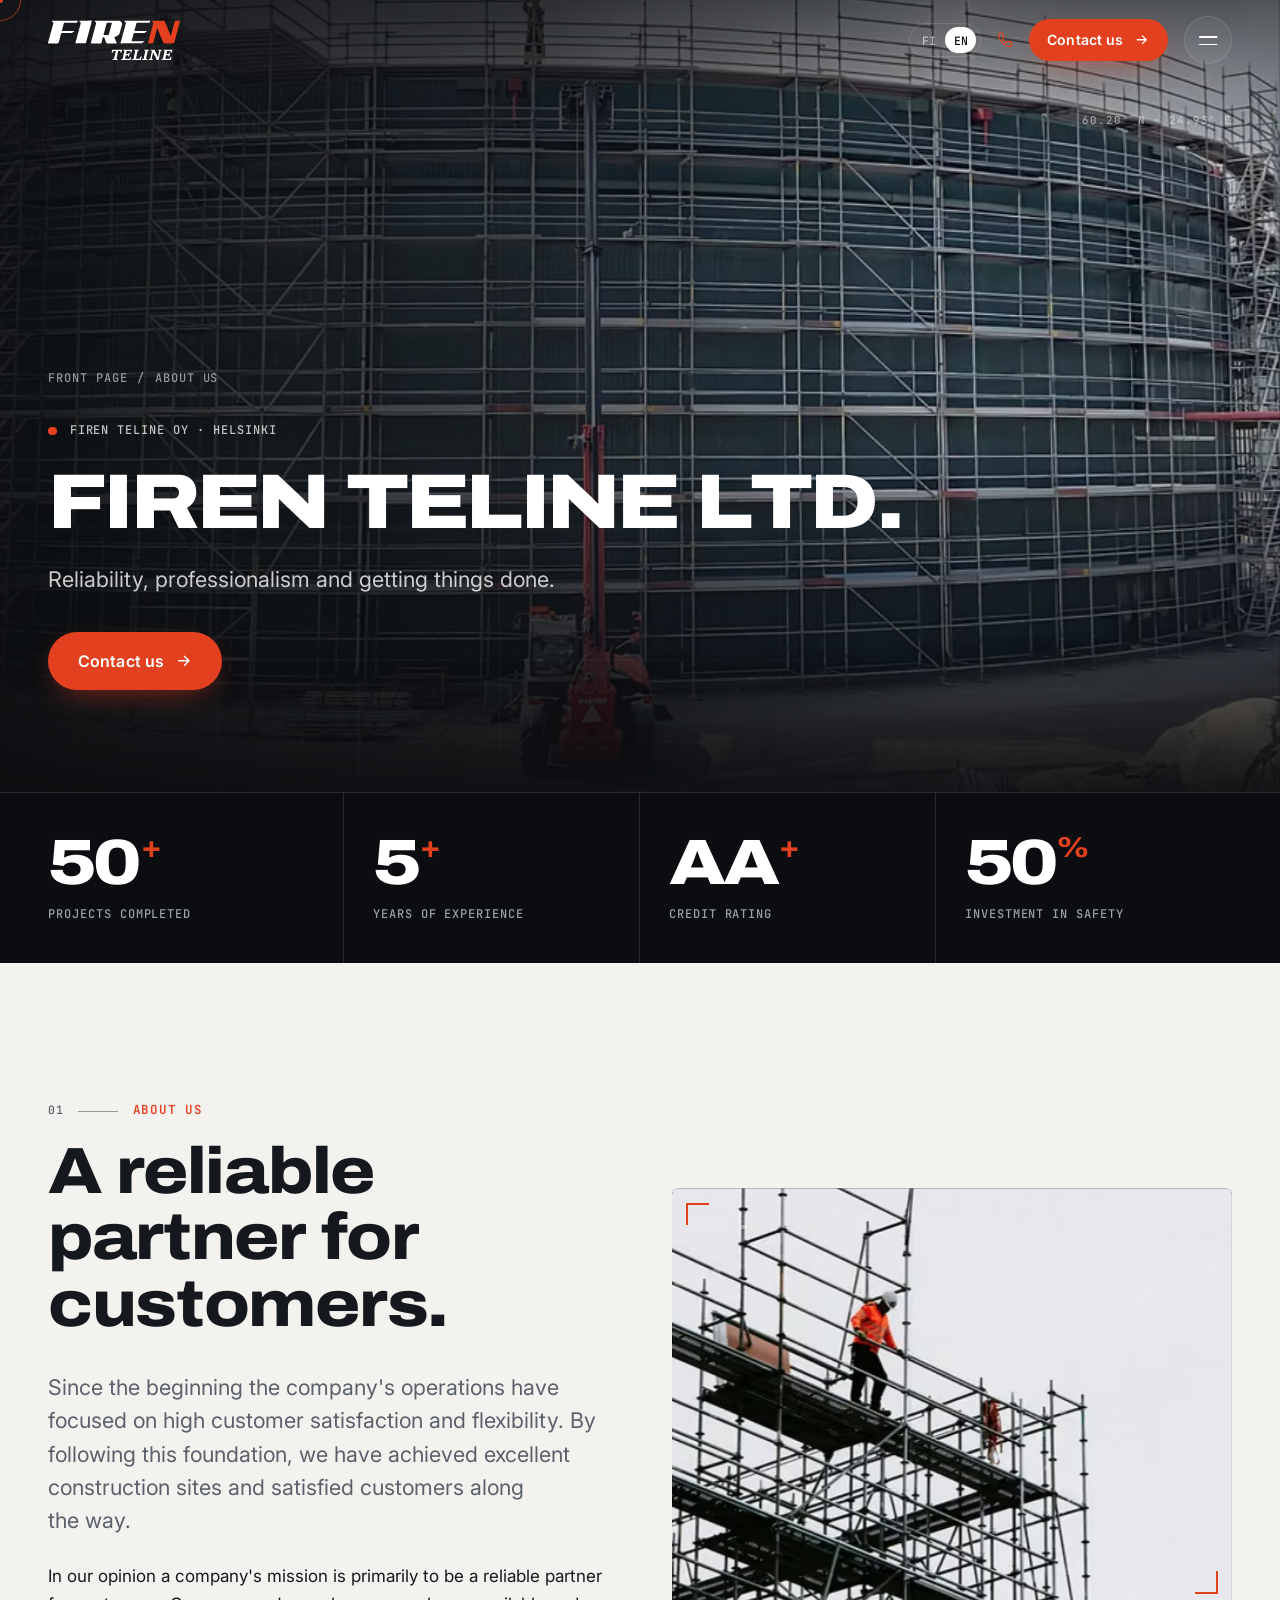
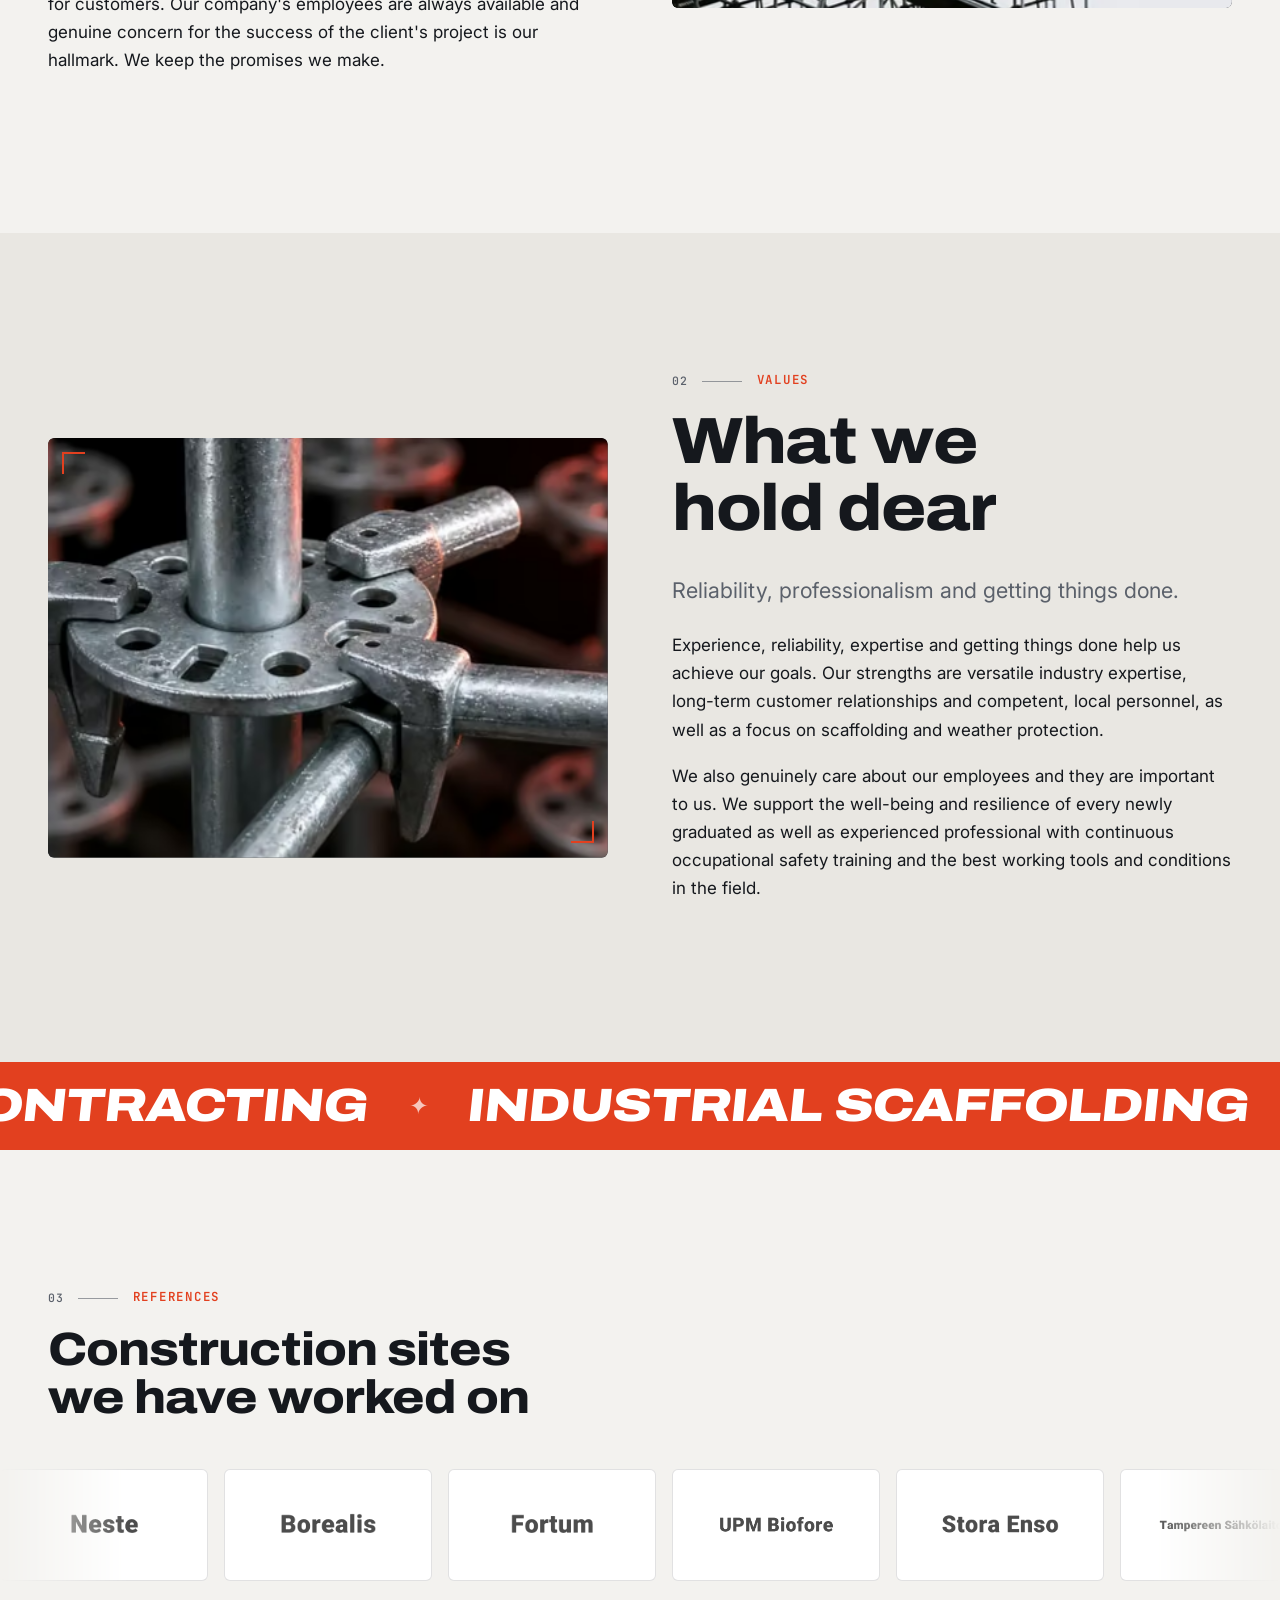
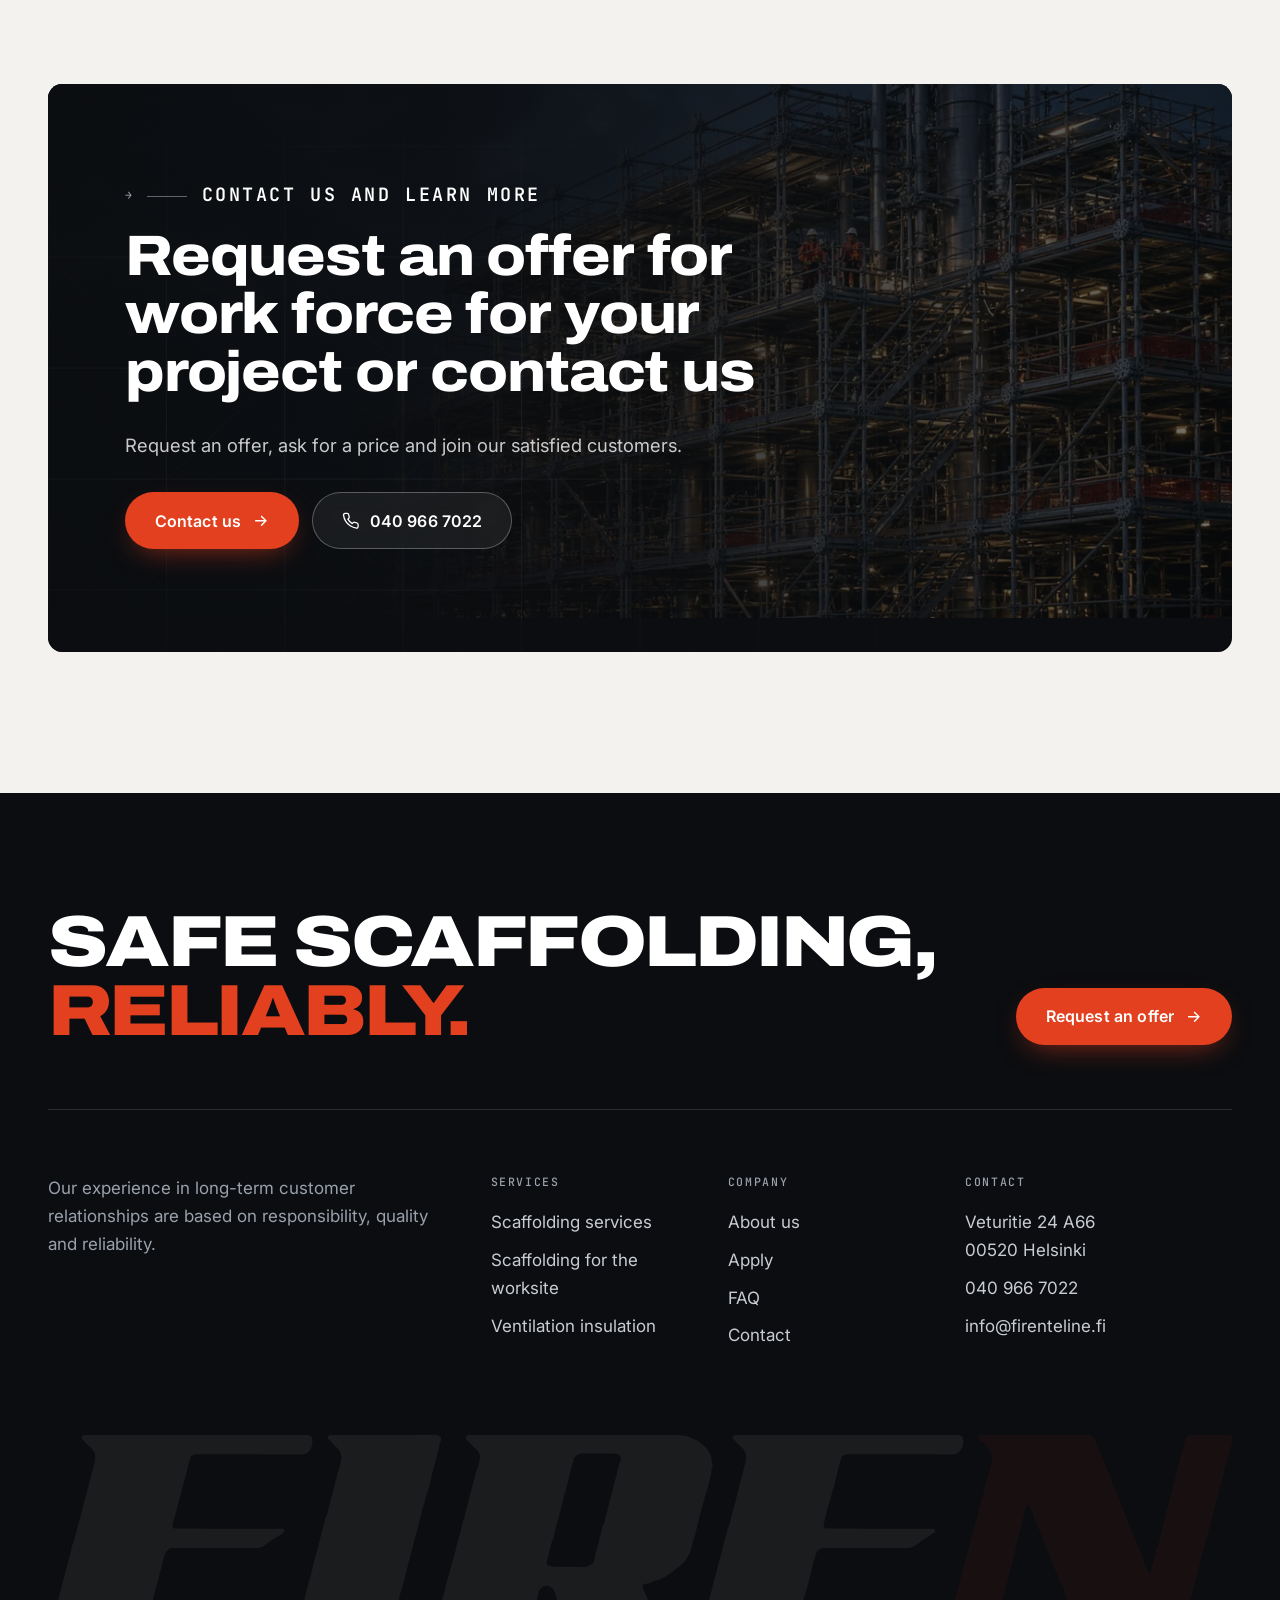
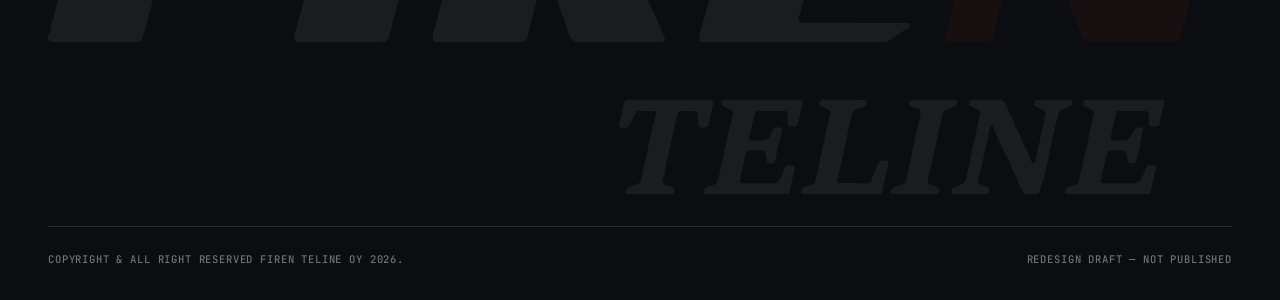
<file: meista.html>
<!doctype html><html lang="en"><head><meta charset="utf-8"><meta name="viewport" content="width=device-width,initial-scale=1,viewport-fit=cover">
<title>About us – Firen Teline Oy</title><meta name="description" content="Reliability, professionalism and getting things done."><meta name="theme-color" content="#0b0d10"><meta name="robots" content="noindex, nofollow"><meta name="color-scheme" content="dark light">
<meta property="og:type" content="website"><meta property="og:site_name" content="Firen Teline Oy"><meta property="og:title" content="About us – Firen Teline Oy"><meta property="og:description" content="Reliability, professionalism and getting things done."><meta property="og:image" content="assets/img/og.jpg"><meta name="twitter:card" content="summary_large_image">
<link rel="icon" href="favicon.svg" type="image/svg+xml"><link rel="alternate" hreflang="en" href="index.html"><link rel="alternate" hreflang="fi" href="fi/index.html">
<link rel="preconnect" href="https://fonts.googleapis.com"><link rel="preconnect" href="https://fonts.gstatic.com" crossorigin><link href="https://fonts.googleapis.com/css2?family=Archivo:wdth,wght@62..125,500..900&family=Inter:wght@400;500;600;700&family=JetBrains+Mono:wght@400;500&display=swap" rel="stylesheet">
<link rel="stylesheet" href="css/style.css"><script>document.documentElement.classList.add("js")</script></head><body>
<a class="skip" href="#main">Skip to content</a><div class="progress" aria-hidden="true"></div><div class="grain" aria-hidden="true"></div><div class="cursor" aria-hidden="true"><span class="cur-ring"><em></em></span><span class="cur-dot"></span></div><div class="curtain" aria-hidden="true"></div>
<header class="site"><div class="wrap bar"><a class="logo" href="index.html" aria-label="Firen Teline – front page"><img src="assets/img/logo-light.svg" alt="Firen Teline" width="132" height="41"></a>
<nav class="main" aria-label="Main"><ul><li><a href="index.html">Front page</a></li><li><a href="telinepalvelut.html">Scaffolding services</a></li><li><a href="telineettyomaalle.html">Scaffolding for the worksite</a></li><li><a href="muut-palvelut.html">Ventilation insulation</a></li><li><a href="tyonhakijalle.html">Applications</a></li><li><a href="meista.html" aria-current=page>About us</a></li></ul></nav>
<div class="hdr-r"><nav class="lang" aria-label="Language"><a href="fi/index.html" hreflang="fi">FI</a><a href="index.html" hreflang="en" aria-current=true>EN</a></nav>
<a class="hdr-tel" href="tel:+358409667022"><svg viewBox="0 0 24 24" fill="none" stroke="currentColor" stroke-width="1.75" stroke-linecap="round" stroke-linejoin="round" aria-hidden="true"><path d="M22 16.9v3a2 2 0 0 1-2.2 2 19.8 19.8 0 0 1-8.6-3.1 19.5 19.5 0 0 1-6-6A19.8 19.8 0 0 1 2.1 4.2 2 2 0 0 1 4.1 2h3a2 2 0 0 1 2 1.7c.1.9.4 1.8.7 2.7a2 2 0 0 1-.5 2.1L8 9.8a16 16 0 0 0 6 6l1.3-1.3a2 2 0 0 1 2.1-.4c.9.3 1.8.6 2.7.7a2 2 0 0 1 1.7 2z"/></svg><span>040 966 7022</span></a><a class="btn btn-red btn-sm mag" href="ota-yhteytta.html"><span>Contact us</span> <svg viewBox="0 0 24 24" fill="none" stroke="currentColor" stroke-width="2" stroke-linecap="round" stroke-linejoin="round" aria-hidden="true"><path d="M5 12h14M13 6l6 6-6 6"/></svg></a>
<button class="burger" aria-label="Menu" aria-expanded="false" aria-controls="menu"><span></span><span></span></button></div></div></header>
<div class="menu" id="menu" hidden><div class="wrap"><ul class="menu-big"><li><a href="index.html"><span class="mono">01</span>Front page</a></li><li><a href="telinepalvelut.html"><span class="mono">02</span>Scaffolding services</a></li><li><a href="telineettyomaalle.html"><span class="mono">03</span>Scaffolding for the worksite</a></li><li><a href="muut-palvelut.html"><span class="mono">04</span>Ventilation insulation</a></li><li><a href="tyonhakijalle.html"><span class="mono">05</span>Applications</a></li><li><a href="meista.html" aria-current=page><span class="mono">06</span>About us</a></li></ul><div class="menu-info"><a href="tel:+358409667022"><svg viewBox="0 0 24 24" fill="none" stroke="currentColor" stroke-width="1.75" stroke-linecap="round" stroke-linejoin="round" aria-hidden="true"><path d="M22 16.9v3a2 2 0 0 1-2.2 2 19.8 19.8 0 0 1-8.6-3.1 19.5 19.5 0 0 1-6-6A19.8 19.8 0 0 1 2.1 4.2 2 2 0 0 1 4.1 2h3a2 2 0 0 1 2 1.7c.1.9.4 1.8.7 2.7a2 2 0 0 1-.5 2.1L8 9.8a16 16 0 0 0 6 6l1.3-1.3a2 2 0 0 1 2.1-.4c.9.3 1.8.6 2.7.7a2 2 0 0 1 1.7 2z"/></svg>040 966 7022</a><a href="mailto:info@firenteline.fi"><svg viewBox="0 0 24 24" fill="none" stroke="currentColor" stroke-width="1.75" stroke-linecap="round" stroke-linejoin="round" aria-hidden="true"><rect x="2" y="4" width="20" height="16" rx="2"/><path d="m22 6-10 7L2 6"/></svg>info@firenteline.fi</a><a href="https://www.google.com/maps/search/?api=1&query=Veturitie+24+A+66,+00520+Helsinki" target="_blank" rel="noopener"><svg viewBox="0 0 24 24" fill="none" stroke="currentColor" stroke-width="1.75" stroke-linecap="round" stroke-linejoin="round" aria-hidden="true"><path d="M12 22s8-6.1 8-12.5A8 8 0 0 0 4 9.5C4 15.9 12 22 12 22z"/><circle cx="12" cy="9.5" r="2.8"/></svg>Veturitie 24 A66, 00520 Helsinki</a></div></div></div>
<main id="main"><section class="hero"><div class="hero-media" data-depth="1"><picture><source type="image/avif" srcset="assets/img/real-tank-panorama-640.avif 640w, assets/img/real-tank-panorama-960.avif 960w, assets/img/real-tank-panorama-1280.avif 1280w, assets/img/real-tank-panorama-1920.avif 1920w, assets/img/real-tank-panorama-2560.avif 2560w, assets/img/real-tank-panorama-3840.avif 3840w, assets/img/real-tank-panorama-5120.avif 5120w, assets/img/real-tank-panorama-7680.avif 7680w" sizes="100vw"><source type="image/webp" srcset="assets/img/real-tank-panorama-640.webp 640w, assets/img/real-tank-panorama-960.webp 960w, assets/img/real-tank-panorama-1280.webp 1280w, assets/img/real-tank-panorama-1920.webp 1920w, assets/img/real-tank-panorama-2560.webp 2560w, assets/img/real-tank-panorama-3840.webp 3840w, assets/img/real-tank-panorama-5120.webp 5120w, assets/img/real-tank-panorama-7680.webp 7680w" sizes="100vw"><img src="assets/img/real-tank-panorama-1280.webp" width="1280" height="577" alt="" fetchpriority="high" decoding="async"></picture></div><div class="hero-shade"></div><div class="sweep" aria-hidden="true"></div><svg class="bp" data-depth=".45" viewBox="0 0 1600 900" preserveAspectRatio="xMidYMid slice" aria-hidden="true"><g stroke="currentColor" stroke-width="1" fill="none" vector-effect="non-scaling-stroke"><path d="M0 0V900"/><path d="M160 0V900"/><path d="M320 0V900"/><path d="M480 0V900"/><path d="M640 0V900"/><path d="M800 0V900"/><path d="M960 0V900"/><path d="M1120 0V900"/><path d="M1280 0V900"/><path d="M1440 0V900"/><path d="M1600 0V900"/><path d="M0 0H1600"/><path d="M0 150H1600"/><path d="M0 300H1600"/><path d="M0 450H1600"/><path d="M0 600H1600"/><path d="M0 750H1600"/><path d="M0 900H1600"/></g><g stroke="currentColor" stroke-width="1" fill="none" opacity=".55"><path d="M0 0l160 150"/><path d="M0 300l160 150"/><path d="M0 600l160 150"/><path d="M320 0l160 150"/><path d="M320 300l160 150"/><path d="M320 600l160 150"/><path d="M640 0l160 150"/><path d="M640 300l160 150"/><path d="M640 600l160 150"/><path d="M960 0l160 150"/><path d="M960 300l160 150"/><path d="M960 600l160 150"/><path d="M1280 0l160 150"/><path d="M1280 300l160 150"/><path d="M1280 600l160 150"/><path d="M320 150l-160 150"/><path d="M320 450l-160 150"/><path d="M320 750l-160 150"/><path d="M640 150l-160 150"/><path d="M640 450l-160 150"/><path d="M640 750l-160 150"/><path d="M960 150l-160 150"/><path d="M960 450l-160 150"/><path d="M960 750l-160 150"/><path d="M1280 150l-160 150"/><path d="M1280 450l-160 150"/><path d="M1280 750l-160 150"/><path d="M1600 150l-160 150"/><path d="M1600 450l-160 150"/><path d="M1600 750l-160 150"/></g></svg>
<div class="wrap hero-in" data-depth="-.25"><nav class="crumbs mono" aria-label="Breadcrumb"><a href="index.html">Front page</a><span>/</span><span>About us</span></nav><p class="kicker mono"><i></i>Firen Teline Oy · Helsinki</p><h1 class="display" data-split="chars">Firen Teline Ltd.</h1><p class="lead">Reliability, professionalism and getting things done.</p><div class="ctas"><a class="btn btn-red btn-lg mag" href="ota-yhteytta.html"><span>Contact us</span> <svg viewBox="0 0 24 24" fill="none" stroke="currentColor" stroke-width="2" stroke-linecap="round" stroke-linejoin="round" aria-hidden="true"><path d="M5 12h14M13 6l6 6-6 6"/></svg></a></div></div>
<div class="hero-meta mono" aria-hidden="true"><span>60.20° N · 24.93° E</span></div></section><div class="stats"><div class="wrap"><div class="stats-in"><div class="st reveal d0"><b class="num"><span data-count="100">100</span><sup>+</sup></b><span class="mono">Projects completed</span></div><div class="st reveal d1"><b class="num"><span data-count="10">10</span><sup>+</sup></b><span class="mono">Years of experience</span></div><div class="st reveal d2"><b class="num">AA<sup>+</sup></b><span class="mono">Credit rating</span></div><div class="st reveal d3"><b class="num"><span data-count="100">100</span><sup>%</sup></b><span class="mono">Investment in safety</span></div></div></div></div>
<section><div class="wrap split"><div class="prose reveal"><div class="sh  reveal"><div class="sh-l"><p class="eyebrow"><span class="mono">01</span>About us</p><h2 data-split>A reliable partner for customers.</h2></div></div>
<p class="lead">Since the beginning the company's operations have focused on high customer satisfaction and flexibility. By following this foundation, we have achieved excellent construction sites and satisfied customers along the way.</p>
<p>In our opinion a company's mission is primarily to be a reliable partner for customers. Our company's employees are always available and genuine concern for the success of the client's project is our hallmark. We keep the promises we make.</p></div>
<div class="frame reveal d1 "><picture><source type="image/avif" srcset="assets/img/orig-meista-pikkupaakuva-640.avif 640w, assets/img/orig-meista-pikkupaakuva-960.avif 960w, assets/img/orig-meista-pikkupaakuva-1280.avif 1280w, assets/img/orig-meista-pikkupaakuva-1920.avif 1920w, assets/img/orig-meista-pikkupaakuva-2560.avif 2560w, assets/img/orig-meista-pikkupaakuva-3840.avif 3840w, assets/img/orig-meista-pikkupaakuva-5120.avif 5120w, assets/img/orig-meista-pikkupaakuva-7680.avif 7680w" sizes="(max-width:900px) 100vw, 45vw"><source type="image/webp" srcset="assets/img/orig-meista-pikkupaakuva-640.webp 640w, assets/img/orig-meista-pikkupaakuva-960.webp 960w, assets/img/orig-meista-pikkupaakuva-1280.webp 1280w, assets/img/orig-meista-pikkupaakuva-1920.webp 1920w, assets/img/orig-meista-pikkupaakuva-2560.webp 2560w, assets/img/orig-meista-pikkupaakuva-3840.webp 3840w, assets/img/orig-meista-pikkupaakuva-5120.webp 5120w, assets/img/orig-meista-pikkupaakuva-7680.webp 7680w" sizes="(max-width:900px) 100vw, 45vw"><img src="assets/img/orig-meista-pikkupaakuva-1280.webp" width="1280" height="802" alt="Firen teline telineurakoinnin ammattilaiset työssään pystyttämässä rakennustelineitä nosturin avulla" loading="lazy" decoding="async"></picture><span class="corner c1"></span><span class="corner c2"></span></div></div></section>
<section class="alt"><div class="wrap split rev"><div class="prose reveal"><div class="sh  reveal"><div class="sh-l"><p class="eyebrow"><span class="mono">02</span>Values</p><h2 data-split>What we hold dear</h2></div></div><p class="lead">Reliability, professionalism and getting things done.</p>
<p>Experience, reliability, expertise and getting things done help us achieve our goals. Our strengths are versatile industry expertise, long-term customer relationships and competent, local personnel, as well as a focus on scaffolding and weather protection.</p>
<p>We also genuinely care about our employees and they are important to us. We support the well-being and resilience of every newly graduated as well as experienced professional with continuous occupational safety training and the best working tools and conditions in the field.</p></div>
<div class="frame reveal d1 "><picture><source type="image/avif" srcset="assets/img/v3-pattern-640.avif 640w, assets/img/v3-pattern-960.avif 960w, assets/img/v3-pattern-1280.avif 1280w, assets/img/v3-pattern-1920.avif 1920w, assets/img/v3-pattern-2560.avif 2560w, assets/img/v3-pattern-3840.avif 3840w, assets/img/v3-pattern-5120.avif 5120w, assets/img/v3-pattern-7680.avif 7680w" sizes="(max-width:900px) 100vw, 45vw"><source type="image/webp" srcset="assets/img/v3-pattern-640.webp 640w, assets/img/v3-pattern-960.webp 960w, assets/img/v3-pattern-1280.webp 1280w, assets/img/v3-pattern-1920.webp 1920w, assets/img/v3-pattern-2560.webp 2560w, assets/img/v3-pattern-3840.webp 3840w, assets/img/v3-pattern-5120.webp 5120w, assets/img/v3-pattern-7680.webp 7680w" sizes="(max-width:900px) 100vw, 45vw"><img src="assets/img/v3-pattern-1280.webp" width="1280" height="720" alt="Rosette node of a system scaffold with ledgers and wedge heads" loading="lazy" decoding="async"></picture><span class="corner c1"></span><span class="corner c2"></span></div></div></section>
<div class="band" aria-hidden="true"><div class="band-t"><span>Scaffolding contracting</span><i aria-hidden="true">✦</i><span>Industrial scaffolding</span><i aria-hidden="true">✦</i><span>Maintenance shutdowns</span><i aria-hidden="true">✦</i><span>Scaffold rental</span><i aria-hidden="true">✦</i><span>Installation and dismantling</span><i aria-hidden="true">✦</i><span>Ventilation duct insulation</span><i aria-hidden="true">✦</i><span>Weather protection</span><i aria-hidden="true">✦</i><span>Scaffolding contracting</span><i aria-hidden="true">✦</i><span>Industrial scaffolding</span><i aria-hidden="true">✦</i><span>Maintenance shutdowns</span><i aria-hidden="true">✦</i><span>Scaffold rental</span><i aria-hidden="true">✦</i><span>Installation and dismantling</span><i aria-hidden="true">✦</i><span>Ventilation duct insulation</span><i aria-hidden="true">✦</i><span>Weather protection</span><i aria-hidden="true">✦</i><span>Scaffolding contracting</span><i aria-hidden="true">✦</i><span>Industrial scaffolding</span><i aria-hidden="true">✦</i><span>Maintenance shutdowns</span><i aria-hidden="true">✦</i><span>Scaffold rental</span><i aria-hidden="true">✦</i><span>Installation and dismantling</span><i aria-hidden="true">✦</i><span>Ventilation duct insulation</span><i aria-hidden="true">✦</i><span>Weather protection</span><i aria-hidden="true">✦</i></div></div><section class="refs"><div class="wrap"><div class="refs-h reveal"><p class="eyebrow"><span class="mono">03</span>References</p><h2>Construction sites we have worked on</h2></div></div>
<div class="marquee" aria-label="Sites we have worked on"><div class="track"><div class="lg"><img src="assets/img/Neste.jpg" alt="Neste" loading="lazy" width="253" height="150"></div><div class="lg"><img src="assets/img/Borealis.jpg" alt="Borealis" loading="lazy" width="338" height="150"></div><div class="lg"><img src="assets/img/Fortum.jpg" alt="Fortum" loading="lazy" width="338" height="150"></div><div class="lg"><img src="assets/img/UPM-biofore.jpg" alt="UPM biofore" loading="lazy" width="499" height="150"></div><div class="lg"><img src="assets/img/StoraEnso.jpg" alt="StoraEnso" loading="lazy" width="414" height="150"></div><div class="lg"><img src="assets/img/Tampereen-sahkolaitos.jpg" alt="Tampereen sahkolaitos" loading="lazy" width="825" height="150"></div><div class="lg"><img src="assets/img/Bayer.jpg" alt="Bayer" loading="lazy" width="253" height="150"></div><div class="lg"><img src="assets/img/Kleiber.jpg" alt="Kleiber" loading="lazy" width="598" height="386"></div><div class="lg"><img src="assets/img/Alva.jpg" alt="Alva" loading="lazy" width="468" height="290"></div><div class="lg"><img src="assets/img/Neste.jpg" aria-hidden="true" alt="Neste" loading="lazy" width="253" height="150"></div><div class="lg"><img src="assets/img/Borealis.jpg" aria-hidden="true" alt="Borealis" loading="lazy" width="338" height="150"></div><div class="lg"><img src="assets/img/Fortum.jpg" aria-hidden="true" alt="Fortum" loading="lazy" width="338" height="150"></div><div class="lg"><img src="assets/img/UPM-biofore.jpg" aria-hidden="true" alt="UPM biofore" loading="lazy" width="499" height="150"></div><div class="lg"><img src="assets/img/StoraEnso.jpg" aria-hidden="true" alt="StoraEnso" loading="lazy" width="414" height="150"></div><div class="lg"><img src="assets/img/Tampereen-sahkolaitos.jpg" aria-hidden="true" alt="Tampereen sahkolaitos" loading="lazy" width="825" height="150"></div><div class="lg"><img src="assets/img/Bayer.jpg" aria-hidden="true" alt="Bayer" loading="lazy" width="253" height="150"></div><div class="lg"><img src="assets/img/Kleiber.jpg" aria-hidden="true" alt="Kleiber" loading="lazy" width="598" height="386"></div><div class="lg"><img src="assets/img/Alva.jpg" aria-hidden="true" alt="Alva" loading="lazy" width="468" height="290"></div></div></div></section><section class="cta-s"><div class="wrap"><div class="cta reveal"><picture class="cta-bg" data-parallax=.1><source type="image/avif" srcset="assets/img/v3-hero-640.avif 640w, assets/img/v3-hero-960.avif 960w, assets/img/v3-hero-1280.avif 1280w, assets/img/v3-hero-1920.avif 1920w, assets/img/v3-hero-2560.avif 2560w, assets/img/v3-hero-3840.avif 3840w, assets/img/v3-hero-5120.avif 5120w, assets/img/v3-hero-7680.avif 7680w" sizes="(max-width:1440px) 100vw, 1440px"><source type="image/webp" srcset="assets/img/v3-hero-640.webp 640w, assets/img/v3-hero-960.webp 960w, assets/img/v3-hero-1280.webp 1280w, assets/img/v3-hero-1920.webp 1920w, assets/img/v3-hero-2560.webp 2560w, assets/img/v3-hero-3840.webp 3840w, assets/img/v3-hero-5120.webp 5120w, assets/img/v3-hero-7680.webp 7680w" sizes="(max-width:1440px) 100vw, 1440px"><img src="assets/img/v3-hero-1280.webp" width="1280" height="720" alt="" loading="lazy" decoding="async"></picture><div class="cta-shade"></div><svg class="bp" viewBox="0 0 1600 900" preserveAspectRatio="xMidYMid slice" aria-hidden="true"><g stroke="currentColor" stroke-width="1" fill="none" vector-effect="non-scaling-stroke"><path d="M0 0V900"/><path d="M160 0V900"/><path d="M320 0V900"/><path d="M480 0V900"/><path d="M640 0V900"/><path d="M800 0V900"/><path d="M960 0V900"/><path d="M1120 0V900"/><path d="M1280 0V900"/><path d="M1440 0V900"/><path d="M1600 0V900"/><path d="M0 0H1600"/><path d="M0 150H1600"/><path d="M0 300H1600"/><path d="M0 450H1600"/><path d="M0 600H1600"/><path d="M0 750H1600"/><path d="M0 900H1600"/></g><g stroke="currentColor" stroke-width="1" fill="none" opacity=".55"><path d="M0 0l160 150"/><path d="M0 300l160 150"/><path d="M0 600l160 150"/><path d="M320 0l160 150"/><path d="M320 300l160 150"/><path d="M320 600l160 150"/><path d="M640 0l160 150"/><path d="M640 300l160 150"/><path d="M640 600l160 150"/><path d="M960 0l160 150"/><path d="M960 300l160 150"/><path d="M960 600l160 150"/><path d="M1280 0l160 150"/><path d="M1280 300l160 150"/><path d="M1280 600l160 150"/><path d="M320 150l-160 150"/><path d="M320 450l-160 150"/><path d="M320 750l-160 150"/><path d="M640 150l-160 150"/><path d="M640 450l-160 150"/><path d="M640 750l-160 150"/><path d="M960 150l-160 150"/><path d="M960 450l-160 150"/><path d="M960 750l-160 150"/><path d="M1280 150l-160 150"/><path d="M1280 450l-160 150"/><path d="M1280 750l-160 150"/><path d="M1600 150l-160 150"/><path d="M1600 450l-160 150"/><path d="M1600 750l-160 150"/></g></svg>
<div class="cta-in"><p class="eyebrow light"><span class="mono">→</span>Contact us and learn more</p><h2 data-split>Request an offer for work force for your project or contact us</h2><p>Request an offer, ask for a price and join our satisfied customers.</p>
<div class="acts"><a class="btn btn-red btn-lg mag" href="ota-yhteytta.html"><span>Contact us</span> <svg viewBox="0 0 24 24" fill="none" stroke="currentColor" stroke-width="2" stroke-linecap="round" stroke-linejoin="round" aria-hidden="true"><path d="M5 12h14M13 6l6 6-6 6"/></svg></a><a class="btn btn-glass btn-lg" href="tel:+358409667022"><svg viewBox="0 0 24 24" fill="none" stroke="currentColor" stroke-width="1.75" stroke-linecap="round" stroke-linejoin="round" aria-hidden="true"><path d="M22 16.9v3a2 2 0 0 1-2.2 2 19.8 19.8 0 0 1-8.6-3.1 19.5 19.5 0 0 1-6-6A19.8 19.8 0 0 1 2.1 4.2 2 2 0 0 1 4.1 2h3a2 2 0 0 1 2 1.7c.1.9.4 1.8.7 2.7a2 2 0 0 1-.5 2.1L8 9.8a16 16 0 0 0 6 6l1.3-1.3a2 2 0 0 1 2.1-.4c.9.3 1.8.6 2.7.7a2 2 0 0 1 1.7 2z"/></svg> 040 966 7022</a></div></div></div></div></section></main>
<footer class="site"><div class="wrap">
<div class="f-cta"><p class="f-big">Safe scaffolding,<br><em>reliably.</em></p><a class="btn btn-red btn-lg mag" href="ota-yhteytta.html"><span>Request an offer</span> <svg viewBox="0 0 24 24" fill="none" stroke="currentColor" stroke-width="2" stroke-linecap="round" stroke-linejoin="round" aria-hidden="true"><path d="M5 12h14M13 6l6 6-6 6"/></svg></a></div>
<div class="cols"><div><p class="f-about">Our experience in long-term customer relationships are based on responsibility, quality and reliability.</p></div>
<div><h4>Services</h4><ul><li><a href="telinepalvelut.html">Scaffolding services</a></li><li><a href="telineettyomaalle.html">Scaffolding for the worksite</a></li><li><a href="muut-palvelut.html">Ventilation insulation</a></li></ul></div>
<div><h4>Company</h4><ul><li><a href="meista.html">About us</a></li><li><a href="tyonhakijalle.html">Apply</a></li><li><a href="index.html#faq">FAQ</a></li><li><a href="ota-yhteytta.html">Contact</a></li></ul></div>
<div><h4>Contact</h4><ul><li><a href="https://www.google.com/maps/search/?api=1&query=Veturitie+24+A+66,+00520+Helsinki" target="_blank" rel="noopener">Veturitie 24 A66<br>00520 Helsinki</a></li><li><a href="tel:+358409667022">040 966 7022</a></li><li><a href="mailto:info@firenteline.fi">info@firenteline.fi</a></li></ul></div></div>
<img class="f-mark" src="assets/img/logo-light.svg" alt="" width="4000" height="1232" loading="lazy">
<div class="bottom mono"><span>Copyright &amp; All Right Reserved Firen teline Oy 2026.</span><span>Redesign draft — not published</span></div></div></footer>
<div class="actionbar"><a class="btn btn-ghost" href="tel:+358409667022"><svg viewBox="0 0 24 24" fill="none" stroke="currentColor" stroke-width="1.75" stroke-linecap="round" stroke-linejoin="round" aria-hidden="true"><path d="M22 16.9v3a2 2 0 0 1-2.2 2 19.8 19.8 0 0 1-8.6-3.1 19.5 19.5 0 0 1-6-6A19.8 19.8 0 0 1 2.1 4.2 2 2 0 0 1 4.1 2h3a2 2 0 0 1 2 1.7c.1.9.4 1.8.7 2.7a2 2 0 0 1-.5 2.1L8 9.8a16 16 0 0 0 6 6l1.3-1.3a2 2 0 0 1 2.1-.4c.9.3 1.8.6 2.7.7a2 2 0 0 1 1.7 2z"/></svg><span>Call</span></a><a class="btn btn-red" href="ota-yhteytta.html"><span>Request an offer</span> <svg viewBox="0 0 24 24" fill="none" stroke="currentColor" stroke-width="2" stroke-linecap="round" stroke-linejoin="round" aria-hidden="true"><path d="M5 12h14M13 6l6 6-6 6"/></svg></a></div>
<script src="js/vendor/gsap-3.15.0.min.js" defer></script><script src="js/vendor/ScrollTrigger-3.15.0.min.js" defer></script><script src="js/vendor/lenis-1.3.27.min.js" defer></script><script src="js/main.js" defer></script></body></html>
</file>
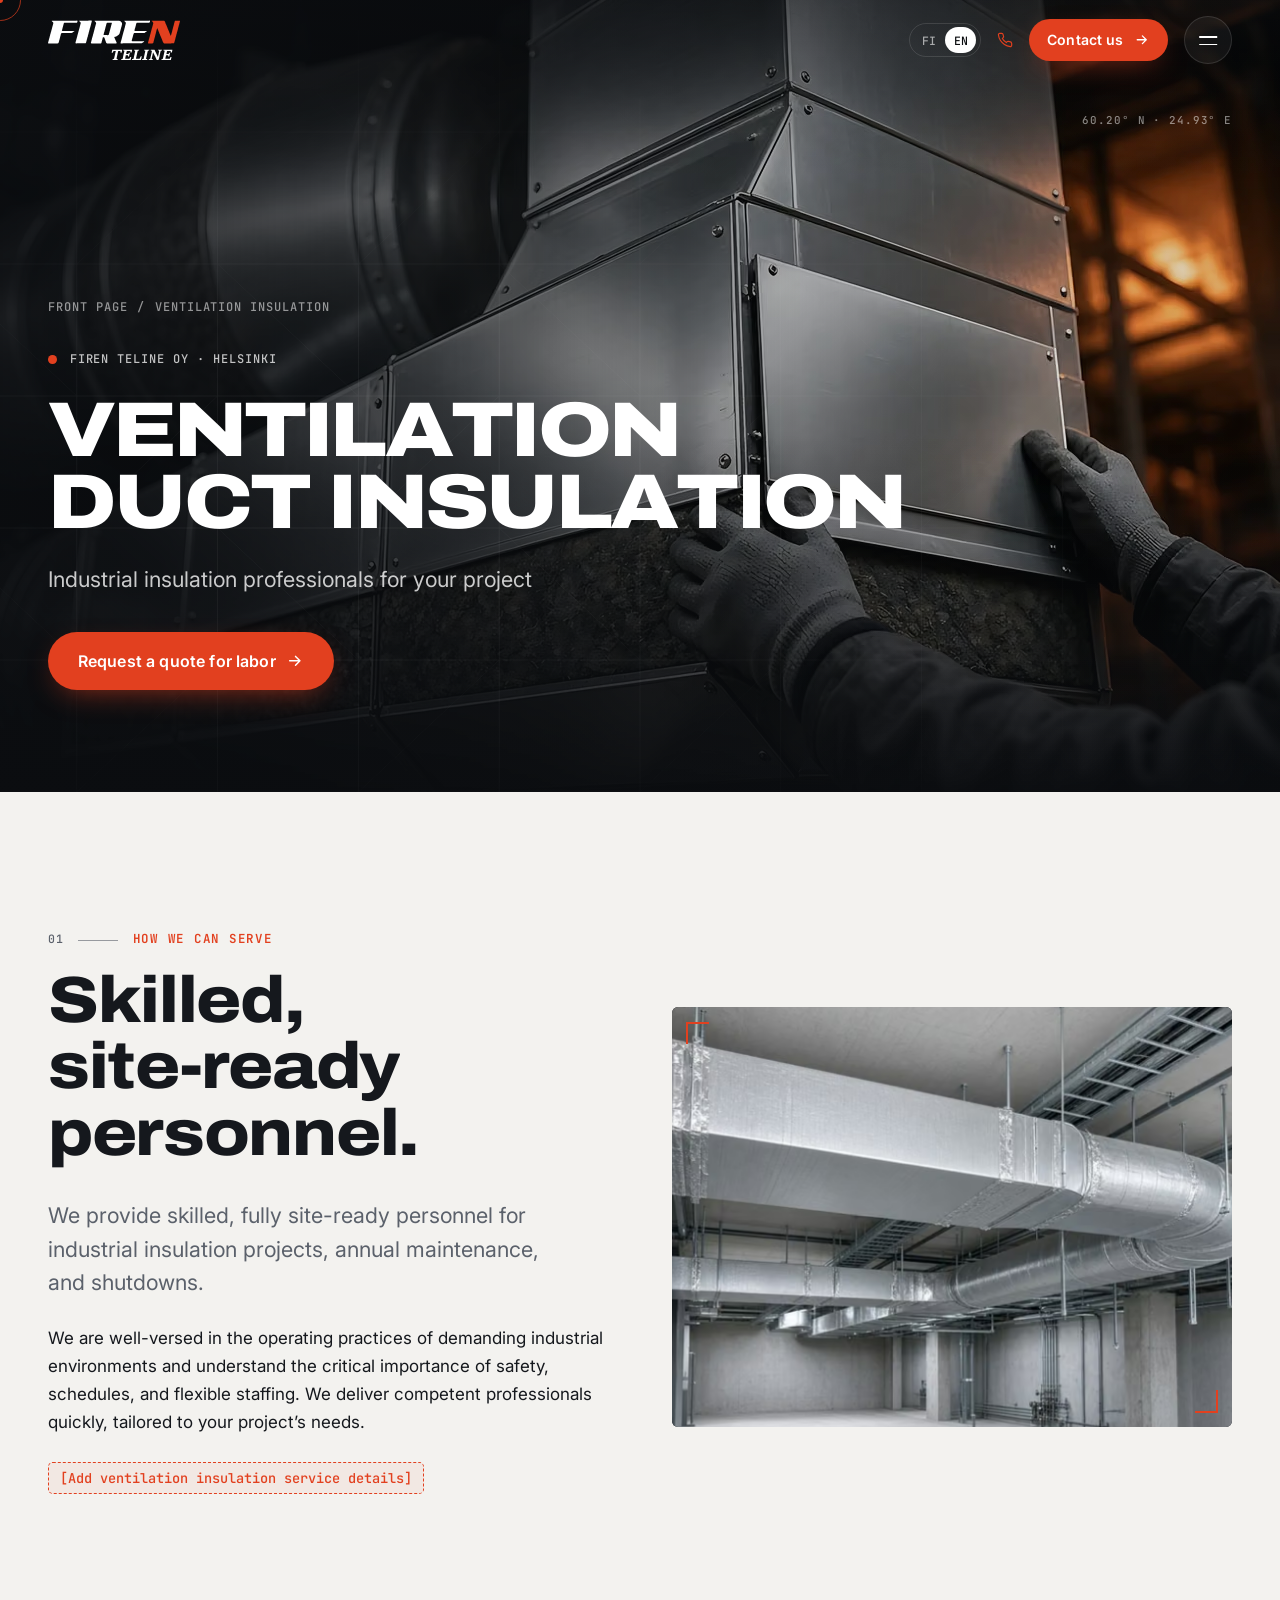
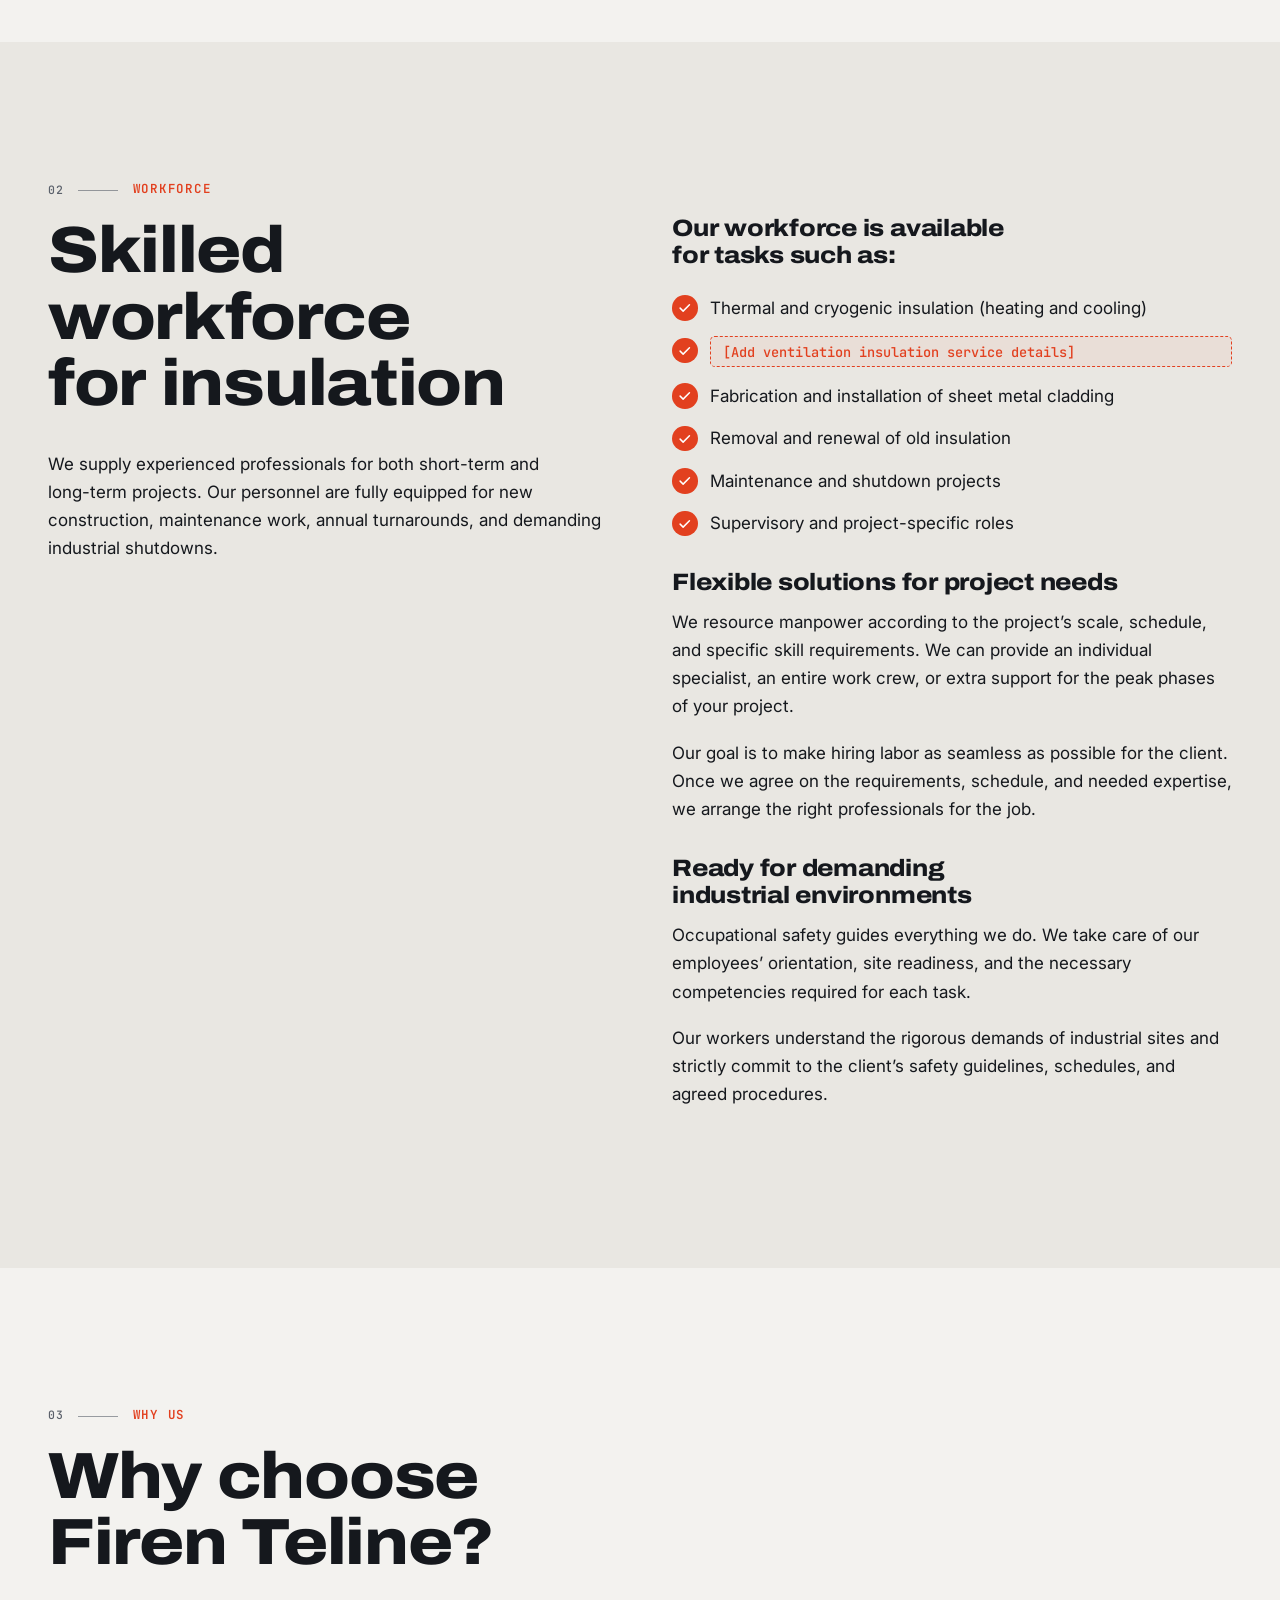
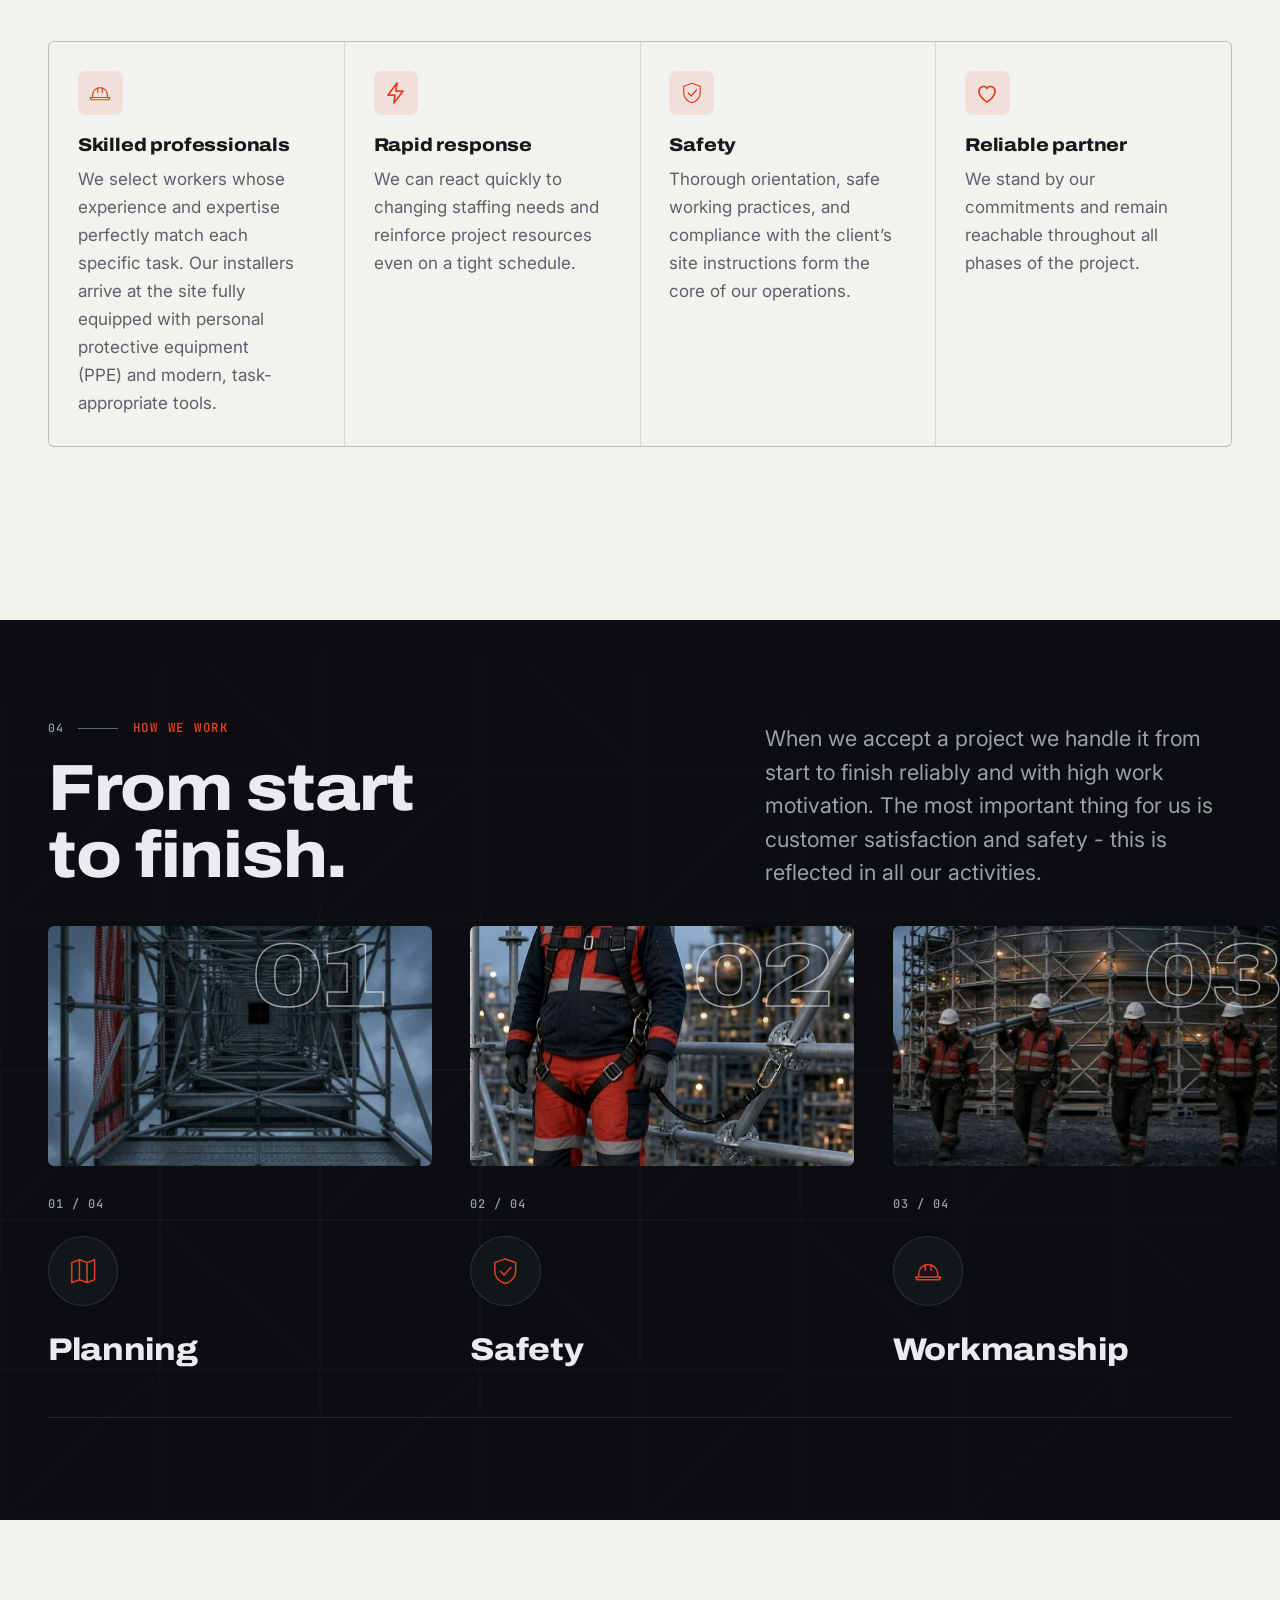
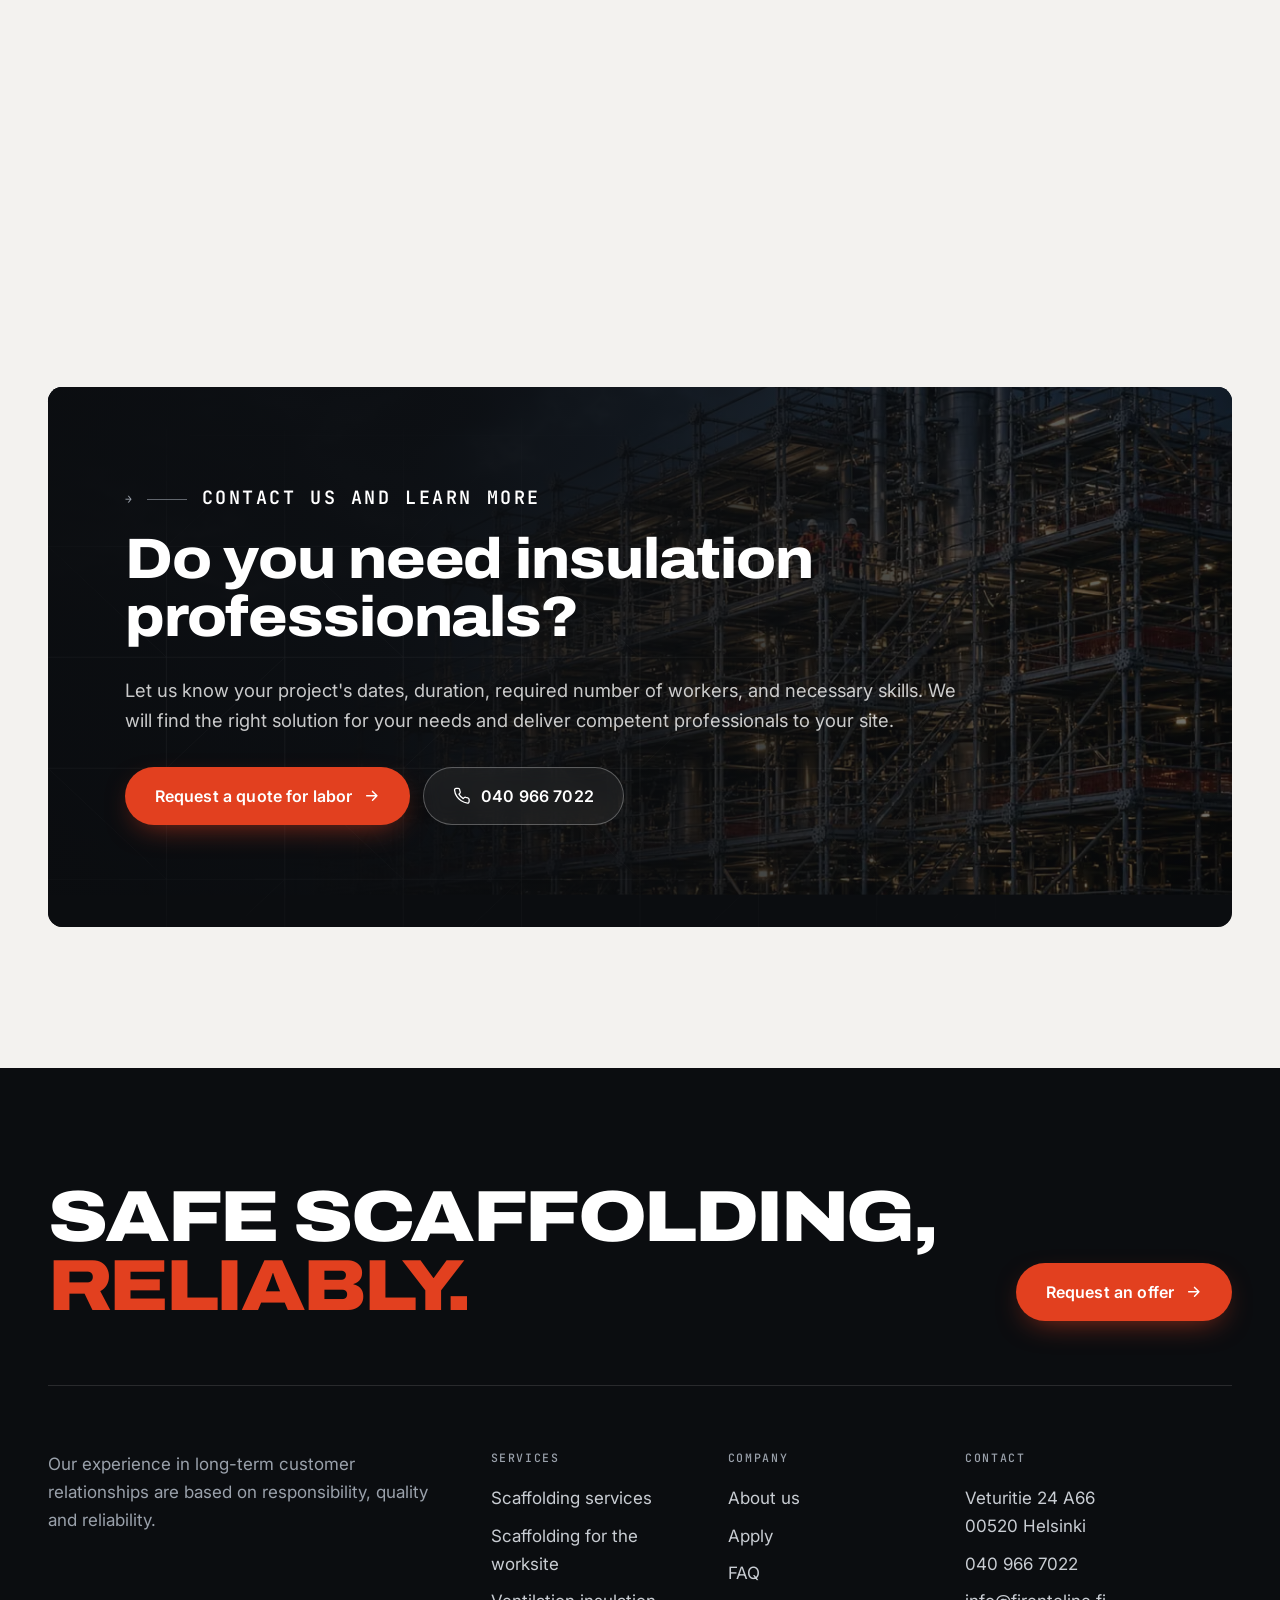
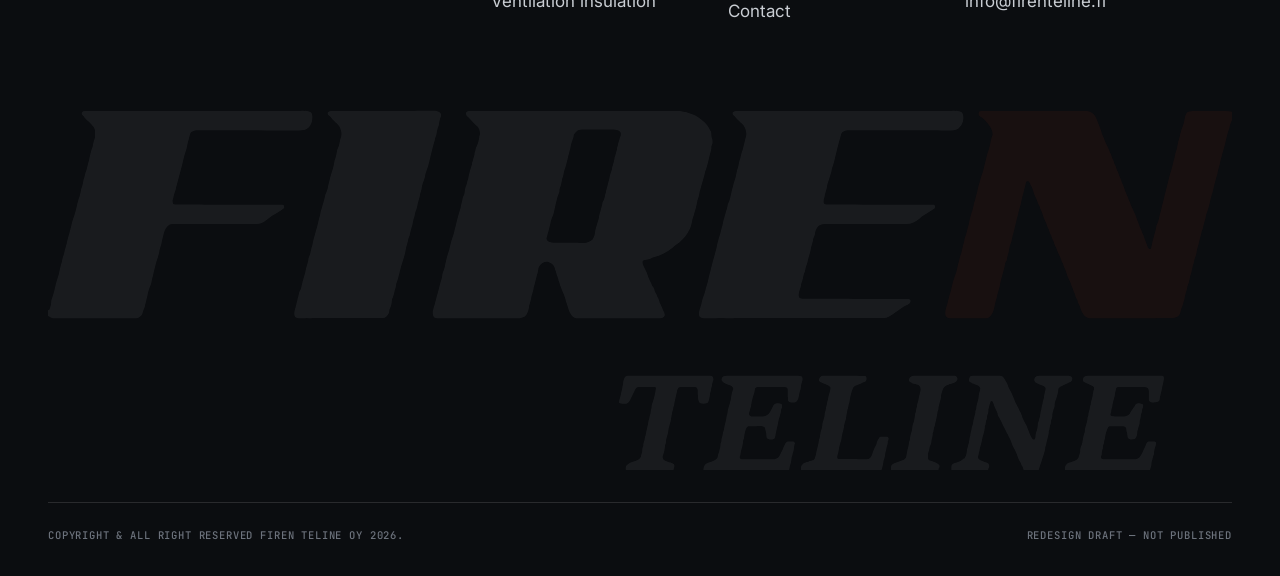
<file: muut-palvelut.html>
<!doctype html><html lang="en"><head><meta charset="utf-8"><meta name="viewport" content="width=device-width,initial-scale=1,viewport-fit=cover">
<title>Ventilation duct insulation – Firen Teline Oy</title><meta name="description" content="Skilled, fully site-ready insulation personnel for projects, annual maintenance and shutdowns."><meta name="theme-color" content="#0b0d10"><meta name="robots" content="noindex, nofollow"><meta name="color-scheme" content="dark light">
<meta property="og:type" content="website"><meta property="og:site_name" content="Firen Teline Oy"><meta property="og:title" content="Ventilation duct insulation – Firen Teline Oy"><meta property="og:description" content="Skilled, fully site-ready insulation personnel for projects, annual maintenance and shutdowns."><meta property="og:image" content="assets/img/og.jpg"><meta name="twitter:card" content="summary_large_image">
<link rel="icon" href="favicon.svg" type="image/svg+xml"><link rel="alternate" hreflang="en" href="index.html"><link rel="alternate" hreflang="fi" href="fi/index.html">
<link rel="preconnect" href="https://fonts.googleapis.com"><link rel="preconnect" href="https://fonts.gstatic.com" crossorigin><link href="https://fonts.googleapis.com/css2?family=Archivo:wdth,wght@62..125,500..900&family=Inter:wght@400;500;600;700&family=JetBrains+Mono:wght@400;500&display=swap" rel="stylesheet">
<link rel="stylesheet" href="css/style.css"><script>document.documentElement.classList.add("js")</script></head><body>
<a class="skip" href="#main">Skip to content</a><div class="progress" aria-hidden="true"></div><div class="grain" aria-hidden="true"></div><div class="cursor" aria-hidden="true"><span class="cur-ring"><em></em></span><span class="cur-dot"></span></div><div class="curtain" aria-hidden="true"></div>
<header class="site"><div class="wrap bar"><a class="logo" href="index.html" aria-label="Firen Teline – front page"><img src="assets/img/logo-light.svg" alt="Firen Teline" width="132" height="41"></a>
<nav class="main" aria-label="Main"><ul><li><a href="index.html">Front page</a></li><li><a href="telinepalvelut.html">Scaffolding services</a></li><li><a href="telineettyomaalle.html">Scaffolding for the worksite</a></li><li><a href="muut-palvelut.html" aria-current=page>Ventilation insulation</a></li><li><a href="tyonhakijalle.html">Applications</a></li><li><a href="meista.html">About us</a></li></ul></nav>
<div class="hdr-r"><nav class="lang" aria-label="Language"><a href="fi/index.html" hreflang="fi">FI</a><a href="index.html" hreflang="en" aria-current=true>EN</a></nav>
<a class="hdr-tel" href="tel:+358409667022"><svg viewBox="0 0 24 24" fill="none" stroke="currentColor" stroke-width="1.75" stroke-linecap="round" stroke-linejoin="round" aria-hidden="true"><path d="M22 16.9v3a2 2 0 0 1-2.2 2 19.8 19.8 0 0 1-8.6-3.1 19.5 19.5 0 0 1-6-6A19.8 19.8 0 0 1 2.1 4.2 2 2 0 0 1 4.1 2h3a2 2 0 0 1 2 1.7c.1.9.4 1.8.7 2.7a2 2 0 0 1-.5 2.1L8 9.8a16 16 0 0 0 6 6l1.3-1.3a2 2 0 0 1 2.1-.4c.9.3 1.8.6 2.7.7a2 2 0 0 1 1.7 2z"/></svg><span>040 966 7022</span></a><a class="btn btn-red btn-sm mag" href="ota-yhteytta.html"><span>Contact us</span> <svg viewBox="0 0 24 24" fill="none" stroke="currentColor" stroke-width="2" stroke-linecap="round" stroke-linejoin="round" aria-hidden="true"><path d="M5 12h14M13 6l6 6-6 6"/></svg></a>
<button class="burger" aria-label="Menu" aria-expanded="false" aria-controls="menu"><span></span><span></span></button></div></div></header>
<div class="menu" id="menu" hidden><div class="wrap"><ul class="menu-big"><li><a href="index.html"><span class="mono">01</span>Front page</a></li><li><a href="telinepalvelut.html"><span class="mono">02</span>Scaffolding services</a></li><li><a href="telineettyomaalle.html"><span class="mono">03</span>Scaffolding for the worksite</a></li><li><a href="muut-palvelut.html" aria-current=page><span class="mono">04</span>Ventilation insulation</a></li><li><a href="tyonhakijalle.html"><span class="mono">05</span>Applications</a></li><li><a href="meista.html"><span class="mono">06</span>About us</a></li></ul><div class="menu-info"><a href="tel:+358409667022"><svg viewBox="0 0 24 24" fill="none" stroke="currentColor" stroke-width="1.75" stroke-linecap="round" stroke-linejoin="round" aria-hidden="true"><path d="M22 16.9v3a2 2 0 0 1-2.2 2 19.8 19.8 0 0 1-8.6-3.1 19.5 19.5 0 0 1-6-6A19.8 19.8 0 0 1 2.1 4.2 2 2 0 0 1 4.1 2h3a2 2 0 0 1 2 1.7c.1.9.4 1.8.7 2.7a2 2 0 0 1-.5 2.1L8 9.8a16 16 0 0 0 6 6l1.3-1.3a2 2 0 0 1 2.1-.4c.9.3 1.8.6 2.7.7a2 2 0 0 1 1.7 2z"/></svg>040 966 7022</a><a href="mailto:info@firenteline.fi"><svg viewBox="0 0 24 24" fill="none" stroke="currentColor" stroke-width="1.75" stroke-linecap="round" stroke-linejoin="round" aria-hidden="true"><rect x="2" y="4" width="20" height="16" rx="2"/><path d="m22 6-10 7L2 6"/></svg>info@firenteline.fi</a><a href="https://www.google.com/maps/search/?api=1&query=Veturitie+24+A+66,+00520+Helsinki" target="_blank" rel="noopener"><svg viewBox="0 0 24 24" fill="none" stroke="currentColor" stroke-width="1.75" stroke-linecap="round" stroke-linejoin="round" aria-hidden="true"><path d="M12 22s8-6.1 8-12.5A8 8 0 0 0 4 9.5C4 15.9 12 22 12 22z"/><circle cx="12" cy="9.5" r="2.8"/></svg>Veturitie 24 A66, 00520 Helsinki</a></div></div></div>
<main id="main"><section class="hero"><div class="hero-media" data-depth="1"><picture><source type="image/avif" srcset="assets/img/v2-duct-640.avif 640w, assets/img/v2-duct-960.avif 960w, assets/img/v2-duct-1280.avif 1280w, assets/img/v2-duct-1920.avif 1920w, assets/img/v2-duct-2560.avif 2560w, assets/img/v2-duct-3840.avif 3840w, assets/img/v2-duct-5120.avif 5120w, assets/img/v2-duct-7680.avif 7680w" sizes="100vw"><source type="image/webp" srcset="assets/img/v2-duct-640.webp 640w, assets/img/v2-duct-960.webp 960w, assets/img/v2-duct-1280.webp 1280w, assets/img/v2-duct-1920.webp 1920w, assets/img/v2-duct-2560.webp 2560w, assets/img/v2-duct-3840.webp 3840w, assets/img/v2-duct-5120.webp 5120w, assets/img/v2-duct-7680.webp 7680w" sizes="100vw"><img src="assets/img/v2-duct-1280.webp" width="1280" height="960" alt="" fetchpriority="high" decoding="async"></picture></div><div class="hero-shade"></div><div class="sweep" aria-hidden="true"></div><svg class="bp" data-depth=".45" viewBox="0 0 1600 900" preserveAspectRatio="xMidYMid slice" aria-hidden="true"><g stroke="currentColor" stroke-width="1" fill="none" vector-effect="non-scaling-stroke"><path d="M0 0V900"/><path d="M160 0V900"/><path d="M320 0V900"/><path d="M480 0V900"/><path d="M640 0V900"/><path d="M800 0V900"/><path d="M960 0V900"/><path d="M1120 0V900"/><path d="M1280 0V900"/><path d="M1440 0V900"/><path d="M1600 0V900"/><path d="M0 0H1600"/><path d="M0 150H1600"/><path d="M0 300H1600"/><path d="M0 450H1600"/><path d="M0 600H1600"/><path d="M0 750H1600"/><path d="M0 900H1600"/></g><g stroke="currentColor" stroke-width="1" fill="none" opacity=".55"><path d="M0 0l160 150"/><path d="M0 300l160 150"/><path d="M0 600l160 150"/><path d="M320 0l160 150"/><path d="M320 300l160 150"/><path d="M320 600l160 150"/><path d="M640 0l160 150"/><path d="M640 300l160 150"/><path d="M640 600l160 150"/><path d="M960 0l160 150"/><path d="M960 300l160 150"/><path d="M960 600l160 150"/><path d="M1280 0l160 150"/><path d="M1280 300l160 150"/><path d="M1280 600l160 150"/><path d="M320 150l-160 150"/><path d="M320 450l-160 150"/><path d="M320 750l-160 150"/><path d="M640 150l-160 150"/><path d="M640 450l-160 150"/><path d="M640 750l-160 150"/><path d="M960 150l-160 150"/><path d="M960 450l-160 150"/><path d="M960 750l-160 150"/><path d="M1280 150l-160 150"/><path d="M1280 450l-160 150"/><path d="M1280 750l-160 150"/><path d="M1600 150l-160 150"/><path d="M1600 450l-160 150"/><path d="M1600 750l-160 150"/></g></svg>
<div class="wrap hero-in" data-depth="-.25"><nav class="crumbs mono" aria-label="Breadcrumb"><a href="index.html">Front page</a><span>/</span><span>Ventilation insulation</span></nav><p class="kicker mono"><i></i>Firen Teline Oy · Helsinki</p><h1 class="display" data-split="chars">Ventilation duct insulation</h1><p class="lead">Industrial insulation professionals for your project</p><div class="ctas"><a class="btn btn-red btn-lg mag" href="ota-yhteytta.html"><span>Request a quote for labor</span> <svg viewBox="0 0 24 24" fill="none" stroke="currentColor" stroke-width="2" stroke-linecap="round" stroke-linejoin="round" aria-hidden="true"><path d="M5 12h14M13 6l6 6-6 6"/></svg></a></div></div>
<div class="hero-meta mono" aria-hidden="true"><span>60.20° N · 24.93° E</span></div></section>
<section><div class="wrap split"><div class="prose reveal"><div class="sh  reveal"><div class="sh-l"><p class="eyebrow"><span class="mono">01</span>How we can serve</p><h2 data-split>Skilled, site-ready personnel.</h2></div></div>
<p class="lead">We provide skilled, fully site-ready personnel for industrial insulation projects, annual maintenance, and shutdowns.</p>
<p>We are well-versed in the operating practices of demanding industrial environments and understand the critical importance of safety, schedules, and flexible staffing. We deliver competent professionals quickly, tailored to your project’s needs.</p>
<span class="placeholder">[Add ventilation insulation service details]</span></div>
<div class="frame reveal d1 "><picture><source type="image/avif" srcset="assets/img/gen-ventilation-640.avif 640w, assets/img/gen-ventilation-960.avif 960w, assets/img/gen-ventilation-1280.avif 1280w, assets/img/gen-ventilation-1920.avif 1920w, assets/img/gen-ventilation-2560.avif 2560w, assets/img/gen-ventilation-3840.avif 3840w, assets/img/gen-ventilation-5120.avif 5120w, assets/img/gen-ventilation-7680.avif 7680w" sizes="(max-width:900px) 100vw, 45vw"><source type="image/webp" srcset="assets/img/gen-ventilation-640.webp 640w, assets/img/gen-ventilation-960.webp 960w, assets/img/gen-ventilation-1280.webp 1280w, assets/img/gen-ventilation-1920.webp 1920w, assets/img/gen-ventilation-2560.webp 2560w, assets/img/gen-ventilation-3840.webp 3840w, assets/img/gen-ventilation-5120.webp 5120w, assets/img/gen-ventilation-7680.webp 7680w" sizes="(max-width:900px) 100vw, 45vw"><img src="assets/img/gen-ventilation-1280.webp" width="1280" height="960" alt="Insulated ventilation ducts, Firen Teline" loading="lazy" decoding="async"></picture><span class="corner c1"></span><span class="corner c2"></span></div></div></section>
<section class="alt"><div class="wrap split top"><div class="prose sticky reveal"><div class="sh  reveal"><div class="sh-l"><p class="eyebrow"><span class="mono">02</span>Workforce</p><h2 data-split>Skilled workforce for insulation</h2></div></div><p>We supply experienced professionals for both short-term and long-term projects. Our personnel are fully equipped for new construction, maintenance work, annual turnarounds, and demanding industrial shutdowns.</p></div>
<div class="reveal d1 prose"><h3>Our workforce is available for tasks such as:</h3><ul class="checks">
<li><svg viewBox="0 0 24 24" fill="none" stroke="currentColor" stroke-width="2.2" stroke-linecap="round" stroke-linejoin="round" aria-hidden="true"><path d="m5 12.5 4.5 4.5L19 7.5"/></svg><span>Thermal and cryogenic insulation (heating and cooling)</span></li><li><svg viewBox="0 0 24 24" fill="none" stroke="currentColor" stroke-width="2.2" stroke-linecap="round" stroke-linejoin="round" aria-hidden="true"><path d="m5 12.5 4.5 4.5L19 7.5"/></svg><span class="placeholder" style="margin:0">[Add ventilation insulation service details]</span></li><li><svg viewBox="0 0 24 24" fill="none" stroke="currentColor" stroke-width="2.2" stroke-linecap="round" stroke-linejoin="round" aria-hidden="true"><path d="m5 12.5 4.5 4.5L19 7.5"/></svg><span>Fabrication and installation of sheet metal cladding</span></li><li><svg viewBox="0 0 24 24" fill="none" stroke="currentColor" stroke-width="2.2" stroke-linecap="round" stroke-linejoin="round" aria-hidden="true"><path d="m5 12.5 4.5 4.5L19 7.5"/></svg><span>Removal and renewal of old insulation</span></li><li><svg viewBox="0 0 24 24" fill="none" stroke="currentColor" stroke-width="2.2" stroke-linecap="round" stroke-linejoin="round" aria-hidden="true"><path d="m5 12.5 4.5 4.5L19 7.5"/></svg><span>Maintenance and shutdown projects</span></li><li><svg viewBox="0 0 24 24" fill="none" stroke="currentColor" stroke-width="2.2" stroke-linecap="round" stroke-linejoin="round" aria-hidden="true"><path d="m5 12.5 4.5 4.5L19 7.5"/></svg><span>Supervisory and project-specific roles</span></li></ul>
<h3>Flexible solutions for project needs</h3><p>We resource manpower according to the project’s scale, schedule, and specific skill requirements. We can provide an individual specialist, an entire work crew, or extra support for the peak phases of your project.</p>
<p>Our goal is to make hiring labor as seamless as possible for the client. Once we agree on the requirements, schedule, and needed expertise, we arrange the right professionals for the job.</p>
<h3>Ready for demanding industrial environments</h3><p>Occupational safety guides everything we do. We take care of our employees’ orientation, site readiness, and the necessary competencies required for each task.</p><p>Our workers understand the rigorous demands of industrial sites and strictly commit to the client’s safety guidelines, schedules, and agreed procedures.</p></div></div></section>
<section><div class="wrap"><div class="sh  reveal"><div class="sh-l"><p class="eyebrow"><span class="mono">03</span>Why us</p><h2 data-split>Why choose Firen Teline?</h2></div></div><div class="feature-grid four">
<div class="feat reveal"><div class="fi"><svg viewBox="0 0 32 32" fill="none" stroke="currentColor" stroke-width="1.6" stroke-linecap="round" stroke-linejoin="round" aria-hidden="true"><path d="M4 22h24M6 22v-3a10 10 0 0 1 20 0v3M13 9v6M19 9v6M3 22c0 2 1 3 3 3h20c2 0 3-1 3-3"/></svg></div><h3>Skilled professionals</h3><p class="muted">We select workers whose experience and expertise perfectly match each specific task. Our installers arrive at the site fully equipped with personal protective equipment (PPE) and modern, task-appropriate tools.</p></div>
<div class="feat reveal d1"><div class="fi"><svg viewBox="0 0 24 24" fill="none" stroke="currentColor" stroke-width="1.75" stroke-linecap="round" stroke-linejoin="round" aria-hidden="true"><path d="M13 2 4 14h7l-1 8 9-12h-7z"/></svg></div><h3>Rapid response</h3><p class="muted">We can react quickly to changing staffing needs and reinforce project resources even on a tight schedule.</p></div>
<div class="feat reveal d2"><div class="fi"><svg viewBox="0 0 32 32" fill="none" stroke="currentColor" stroke-width="1.6" stroke-linecap="round" stroke-linejoin="round" aria-hidden="true"><path d="M16 3 5 7v8c0 7 4.7 12 11 14 6.3-2 11-7 11-14V7z"/><path d="m11 16 4 4 7-8"/></svg></div><h3>Safety</h3><p class="muted">Thorough orientation, safe working practices, and compliance with the client’s site instructions form the core of our operations.</p></div>
<div class="feat reveal d3"><div class="fi"><svg viewBox="0 0 24 24" fill="none" stroke="currentColor" stroke-width="1.75" stroke-linecap="round" stroke-linejoin="round" aria-hidden="true"><path d="M12 21s-8-4.5-8-11a4.5 4.5 0 0 1 8-2.8A4.5 4.5 0 0 1 20 10c0 6.5-8 11-8 11z"/></svg></div><h3>Reliable partner</h3><p class="muted">We stand by our commitments and remain reachable throughout all phases of the project.</p></div></div></div></section>
<section class="dark process-s" data-hscroll><svg class="bp bp-soft" viewBox="0 0 1600 900" preserveAspectRatio="xMidYMid slice" aria-hidden="true"><g stroke="currentColor" stroke-width="1" fill="none" vector-effect="non-scaling-stroke"><path d="M0 0V900"/><path d="M160 0V900"/><path d="M320 0V900"/><path d="M480 0V900"/><path d="M640 0V900"/><path d="M800 0V900"/><path d="M960 0V900"/><path d="M1120 0V900"/><path d="M1280 0V900"/><path d="M1440 0V900"/><path d="M1600 0V900"/><path d="M0 0H1600"/><path d="M0 150H1600"/><path d="M0 300H1600"/><path d="M0 450H1600"/><path d="M0 600H1600"/><path d="M0 750H1600"/><path d="M0 900H1600"/></g><g stroke="currentColor" stroke-width="1" fill="none" opacity=".55"><path d="M0 0l160 150"/><path d="M0 300l160 150"/><path d="M0 600l160 150"/><path d="M320 0l160 150"/><path d="M320 300l160 150"/><path d="M320 600l160 150"/><path d="M640 0l160 150"/><path d="M640 300l160 150"/><path d="M640 600l160 150"/><path d="M960 0l160 150"/><path d="M960 300l160 150"/><path d="M960 600l160 150"/><path d="M1280 0l160 150"/><path d="M1280 300l160 150"/><path d="M1280 600l160 150"/><path d="M320 150l-160 150"/><path d="M320 450l-160 150"/><path d="M320 750l-160 150"/><path d="M640 150l-160 150"/><path d="M640 450l-160 150"/><path d="M640 750l-160 150"/><path d="M960 150l-160 150"/><path d="M960 450l-160 150"/><path d="M960 750l-160 150"/><path d="M1280 150l-160 150"/><path d="M1280 450l-160 150"/><path d="M1280 750l-160 150"/><path d="M1600 150l-160 150"/><path d="M1600 450l-160 150"/><path d="M1600 750l-160 150"/></g></svg><div class="wrap"><div class="sh  reveal"><div class="sh-l"><p class="eyebrow"><span class="mono">04</span>How we work</p><h2 data-split>From start to finish.</h2></div><p class=lead>When we accept a project we handle it from start to finish reliably and with high work motivation. The most important thing for us is customer satisfaction and safety - this is reflected in all our activities.</p></div></div><div class="hs-view"><ol class="process"><span class="pline" aria-hidden="true"><i></i></span><li class="step reveal d0"><div class="step-img"><picture><source type="image/avif" srcset="assets/img/v3-grid-640.avif 640w, assets/img/v3-grid-960.avif 960w, assets/img/v3-grid-1280.avif 1280w, assets/img/v3-grid-1920.avif 1920w, assets/img/v3-grid-2560.avif 2560w, assets/img/v3-grid-3840.avif 3840w, assets/img/v3-grid-5120.avif 5120w, assets/img/v3-grid-7680.avif 7680w" sizes="(max-width:760px) 50vw, 40vw"><source type="image/webp" srcset="assets/img/v3-grid-640.webp 640w, assets/img/v3-grid-960.webp 960w, assets/img/v3-grid-1280.webp 1280w, assets/img/v3-grid-1920.webp 1920w, assets/img/v3-grid-2560.webp 2560w, assets/img/v3-grid-3840.webp 3840w, assets/img/v3-grid-5120.webp 5120w, assets/img/v3-grid-7680.webp 7680w" sizes="(max-width:760px) 50vw, 40vw"><img src="assets/img/v3-grid-1280.webp" width="1280" height="720" alt="" loading="lazy" decoding="async"></picture></div><span class="mono">01 / 04</span><div class="dot"><svg viewBox="0 0 32 32" fill="none" stroke="currentColor" stroke-width="1.6" stroke-linecap="round" stroke-linejoin="round" aria-hidden="true"><path d="M4 7l8-3 8 3 8-3v21l-8 3-8-3-8 3zM12 4v21M20 7v21"/></svg></div><h3>Planning</h3><b class="step-n" aria-hidden="true">01</b></li><li class="step reveal d1"><div class="step-img"><picture><source type="image/avif" srcset="assets/img/v3-scaffolder-640.avif 640w, assets/img/v3-scaffolder-960.avif 960w, assets/img/v3-scaffolder-1280.avif 1280w, assets/img/v3-scaffolder-1920.avif 1920w, assets/img/v3-scaffolder-2560.avif 2560w, assets/img/v3-scaffolder-3840.avif 3840w, assets/img/v3-scaffolder-5120.avif 5120w, assets/img/v3-scaffolder-5760.avif 5760w" sizes="(max-width:760px) 50vw, 40vw"><source type="image/webp" srcset="assets/img/v3-scaffolder-640.webp 640w, assets/img/v3-scaffolder-960.webp 960w, assets/img/v3-scaffolder-1280.webp 1280w, assets/img/v3-scaffolder-1920.webp 1920w, assets/img/v3-scaffolder-2560.webp 2560w, assets/img/v3-scaffolder-3840.webp 3840w, assets/img/v3-scaffolder-5120.webp 5120w, assets/img/v3-scaffolder-5760.webp 5760w" sizes="(max-width:760px) 50vw, 40vw"><img src="assets/img/v3-scaffolder-1280.webp" width="1280" height="1707" alt="" loading="lazy" decoding="async"></picture></div><span class="mono">02 / 04</span><div class="dot"><svg viewBox="0 0 32 32" fill="none" stroke="currentColor" stroke-width="1.6" stroke-linecap="round" stroke-linejoin="round" aria-hidden="true"><path d="M16 3 5 7v8c0 7 4.7 12 11 14 6.3-2 11-7 11-14V7z"/><path d="m11 16 4 4 7-8"/></svg></div><h3>Safety</h3><b class="step-n" aria-hidden="true">02</b></li><li class="step reveal d2"><div class="step-img"><picture><source type="image/avif" srcset="assets/img/v3-team-640.avif 640w, assets/img/v3-team-960.avif 960w, assets/img/v3-team-1280.avif 1280w, assets/img/v3-team-1920.avif 1920w, assets/img/v3-team-2560.avif 2560w, assets/img/v3-team-3840.avif 3840w, assets/img/v3-team-5120.avif 5120w, assets/img/v3-team-7680.avif 7680w" sizes="(max-width:760px) 50vw, 40vw"><source type="image/webp" srcset="assets/img/v3-team-640.webp 640w, assets/img/v3-team-960.webp 960w, assets/img/v3-team-1280.webp 1280w, assets/img/v3-team-1920.webp 1920w, assets/img/v3-team-2560.webp 2560w, assets/img/v3-team-3840.webp 3840w, assets/img/v3-team-5120.webp 5120w, assets/img/v3-team-7680.webp 7680w" sizes="(max-width:760px) 50vw, 40vw"><img src="assets/img/v3-team-1280.webp" width="1280" height="720" alt="" loading="lazy" decoding="async"></picture></div><span class="mono">03 / 04</span><div class="dot"><svg viewBox="0 0 32 32" fill="none" stroke="currentColor" stroke-width="1.6" stroke-linecap="round" stroke-linejoin="round" aria-hidden="true"><path d="M4 22h24M6 22v-3a10 10 0 0 1 20 0v3M13 9v6M19 9v6M3 22c0 2 1 3 3 3h20c2 0 3-1 3-3"/></svg></div><h3>Workmanship</h3><b class="step-n" aria-hidden="true">03</b></li><li class="step reveal d3"><div class="step-img"><picture><source type="image/avif" srcset="assets/img/v3-scaffolding-640.avif 640w, assets/img/v3-scaffolding-960.avif 960w, assets/img/v3-scaffolding-1280.avif 1280w, assets/img/v3-scaffolding-1920.avif 1920w, assets/img/v3-scaffolding-2560.avif 2560w, assets/img/v3-scaffolding-3840.avif 3840w, assets/img/v3-scaffolding-5120.avif 5120w, assets/img/v3-scaffolding-7680.avif 7680w" sizes="(max-width:760px) 50vw, 40vw"><source type="image/webp" srcset="assets/img/v3-scaffolding-640.webp 640w, assets/img/v3-scaffolding-960.webp 960w, assets/img/v3-scaffolding-1280.webp 1280w, assets/img/v3-scaffolding-1920.webp 1920w, assets/img/v3-scaffolding-2560.webp 2560w, assets/img/v3-scaffolding-3840.webp 3840w, assets/img/v3-scaffolding-5120.webp 5120w, assets/img/v3-scaffolding-7680.webp 7680w" sizes="(max-width:760px) 50vw, 40vw"><img src="assets/img/v3-scaffolding-1280.webp" width="1280" height="960" alt="" loading="lazy" decoding="async"></picture></div><span class="mono">04 / 04</span><div class="dot"><svg viewBox="0 0 32 32" fill="none" stroke="currentColor" stroke-width="1.6" stroke-linecap="round" stroke-linejoin="round" aria-hidden="true"><circle cx="16" cy="17" r="11"/><path d="M16 11v6l4 3M12 3h8"/></svg></div><h3>Efficiency</h3><b class="step-n" aria-hidden="true">04</b></li></ol></div></section><section class="cta-s"><div class="wrap"><div class="cta reveal"><picture class="cta-bg" data-parallax=.1><source type="image/avif" srcset="assets/img/v3-hero-640.avif 640w, assets/img/v3-hero-960.avif 960w, assets/img/v3-hero-1280.avif 1280w, assets/img/v3-hero-1920.avif 1920w, assets/img/v3-hero-2560.avif 2560w, assets/img/v3-hero-3840.avif 3840w, assets/img/v3-hero-5120.avif 5120w, assets/img/v3-hero-7680.avif 7680w" sizes="(max-width:1440px) 100vw, 1440px"><source type="image/webp" srcset="assets/img/v3-hero-640.webp 640w, assets/img/v3-hero-960.webp 960w, assets/img/v3-hero-1280.webp 1280w, assets/img/v3-hero-1920.webp 1920w, assets/img/v3-hero-2560.webp 2560w, assets/img/v3-hero-3840.webp 3840w, assets/img/v3-hero-5120.webp 5120w, assets/img/v3-hero-7680.webp 7680w" sizes="(max-width:1440px) 100vw, 1440px"><img src="assets/img/v3-hero-1280.webp" width="1280" height="720" alt="" loading="lazy" decoding="async"></picture><div class="cta-shade"></div><svg class="bp" viewBox="0 0 1600 900" preserveAspectRatio="xMidYMid slice" aria-hidden="true"><g stroke="currentColor" stroke-width="1" fill="none" vector-effect="non-scaling-stroke"><path d="M0 0V900"/><path d="M160 0V900"/><path d="M320 0V900"/><path d="M480 0V900"/><path d="M640 0V900"/><path d="M800 0V900"/><path d="M960 0V900"/><path d="M1120 0V900"/><path d="M1280 0V900"/><path d="M1440 0V900"/><path d="M1600 0V900"/><path d="M0 0H1600"/><path d="M0 150H1600"/><path d="M0 300H1600"/><path d="M0 450H1600"/><path d="M0 600H1600"/><path d="M0 750H1600"/><path d="M0 900H1600"/></g><g stroke="currentColor" stroke-width="1" fill="none" opacity=".55"><path d="M0 0l160 150"/><path d="M0 300l160 150"/><path d="M0 600l160 150"/><path d="M320 0l160 150"/><path d="M320 300l160 150"/><path d="M320 600l160 150"/><path d="M640 0l160 150"/><path d="M640 300l160 150"/><path d="M640 600l160 150"/><path d="M960 0l160 150"/><path d="M960 300l160 150"/><path d="M960 600l160 150"/><path d="M1280 0l160 150"/><path d="M1280 300l160 150"/><path d="M1280 600l160 150"/><path d="M320 150l-160 150"/><path d="M320 450l-160 150"/><path d="M320 750l-160 150"/><path d="M640 150l-160 150"/><path d="M640 450l-160 150"/><path d="M640 750l-160 150"/><path d="M960 150l-160 150"/><path d="M960 450l-160 150"/><path d="M960 750l-160 150"/><path d="M1280 150l-160 150"/><path d="M1280 450l-160 150"/><path d="M1280 750l-160 150"/><path d="M1600 150l-160 150"/><path d="M1600 450l-160 150"/><path d="M1600 750l-160 150"/></g></svg>
<div class="cta-in"><p class="eyebrow light"><span class="mono">→</span>Contact us and learn more</p><h2 data-split>Do you need insulation professionals?</h2><p>Let us know your project's dates, duration, required number of workers, and necessary skills. We will find the right solution for your needs and deliver competent professionals to your site.</p>
<div class="acts"><a class="btn btn-red btn-lg mag" href="ota-yhteytta.html"><span>Request a quote for labor</span> <svg viewBox="0 0 24 24" fill="none" stroke="currentColor" stroke-width="2" stroke-linecap="round" stroke-linejoin="round" aria-hidden="true"><path d="M5 12h14M13 6l6 6-6 6"/></svg></a><a class="btn btn-glass btn-lg" href="tel:+358409667022"><svg viewBox="0 0 24 24" fill="none" stroke="currentColor" stroke-width="1.75" stroke-linecap="round" stroke-linejoin="round" aria-hidden="true"><path d="M22 16.9v3a2 2 0 0 1-2.2 2 19.8 19.8 0 0 1-8.6-3.1 19.5 19.5 0 0 1-6-6A19.8 19.8 0 0 1 2.1 4.2 2 2 0 0 1 4.1 2h3a2 2 0 0 1 2 1.7c.1.9.4 1.8.7 2.7a2 2 0 0 1-.5 2.1L8 9.8a16 16 0 0 0 6 6l1.3-1.3a2 2 0 0 1 2.1-.4c.9.3 1.8.6 2.7.7a2 2 0 0 1 1.7 2z"/></svg> 040 966 7022</a></div></div></div></div></section></main>
<footer class="site"><div class="wrap">
<div class="f-cta"><p class="f-big">Safe scaffolding,<br><em>reliably.</em></p><a class="btn btn-red btn-lg mag" href="ota-yhteytta.html"><span>Request an offer</span> <svg viewBox="0 0 24 24" fill="none" stroke="currentColor" stroke-width="2" stroke-linecap="round" stroke-linejoin="round" aria-hidden="true"><path d="M5 12h14M13 6l6 6-6 6"/></svg></a></div>
<div class="cols"><div><p class="f-about">Our experience in long-term customer relationships are based on responsibility, quality and reliability.</p></div>
<div><h4>Services</h4><ul><li><a href="telinepalvelut.html">Scaffolding services</a></li><li><a href="telineettyomaalle.html">Scaffolding for the worksite</a></li><li><a href="muut-palvelut.html">Ventilation insulation</a></li></ul></div>
<div><h4>Company</h4><ul><li><a href="meista.html">About us</a></li><li><a href="tyonhakijalle.html">Apply</a></li><li><a href="index.html#faq">FAQ</a></li><li><a href="ota-yhteytta.html">Contact</a></li></ul></div>
<div><h4>Contact</h4><ul><li><a href="https://www.google.com/maps/search/?api=1&query=Veturitie+24+A+66,+00520+Helsinki" target="_blank" rel="noopener">Veturitie 24 A66<br>00520 Helsinki</a></li><li><a href="tel:+358409667022">040 966 7022</a></li><li><a href="mailto:info@firenteline.fi">info@firenteline.fi</a></li></ul></div></div>
<img class="f-mark" src="assets/img/logo-light.svg" alt="" width="4000" height="1232" loading="lazy">
<div class="bottom mono"><span>Copyright &amp; All Right Reserved Firen teline Oy 2026.</span><span>Redesign draft — not published</span></div></div></footer>
<div class="actionbar"><a class="btn btn-ghost" href="tel:+358409667022"><svg viewBox="0 0 24 24" fill="none" stroke="currentColor" stroke-width="1.75" stroke-linecap="round" stroke-linejoin="round" aria-hidden="true"><path d="M22 16.9v3a2 2 0 0 1-2.2 2 19.8 19.8 0 0 1-8.6-3.1 19.5 19.5 0 0 1-6-6A19.8 19.8 0 0 1 2.1 4.2 2 2 0 0 1 4.1 2h3a2 2 0 0 1 2 1.7c.1.9.4 1.8.7 2.7a2 2 0 0 1-.5 2.1L8 9.8a16 16 0 0 0 6 6l1.3-1.3a2 2 0 0 1 2.1-.4c.9.3 1.8.6 2.7.7a2 2 0 0 1 1.7 2z"/></svg><span>Call</span></a><a class="btn btn-red" href="ota-yhteytta.html"><span>Request an offer</span> <svg viewBox="0 0 24 24" fill="none" stroke="currentColor" stroke-width="2" stroke-linecap="round" stroke-linejoin="round" aria-hidden="true"><path d="M5 12h14M13 6l6 6-6 6"/></svg></a></div>
<script src="js/vendor/gsap-3.15.0.min.js" defer></script><script src="js/vendor/ScrollTrigger-3.15.0.min.js" defer></script><script src="js/vendor/lenis-1.3.27.min.js" defer></script><script src="js/main.js" defer></script></body></html>
</file>
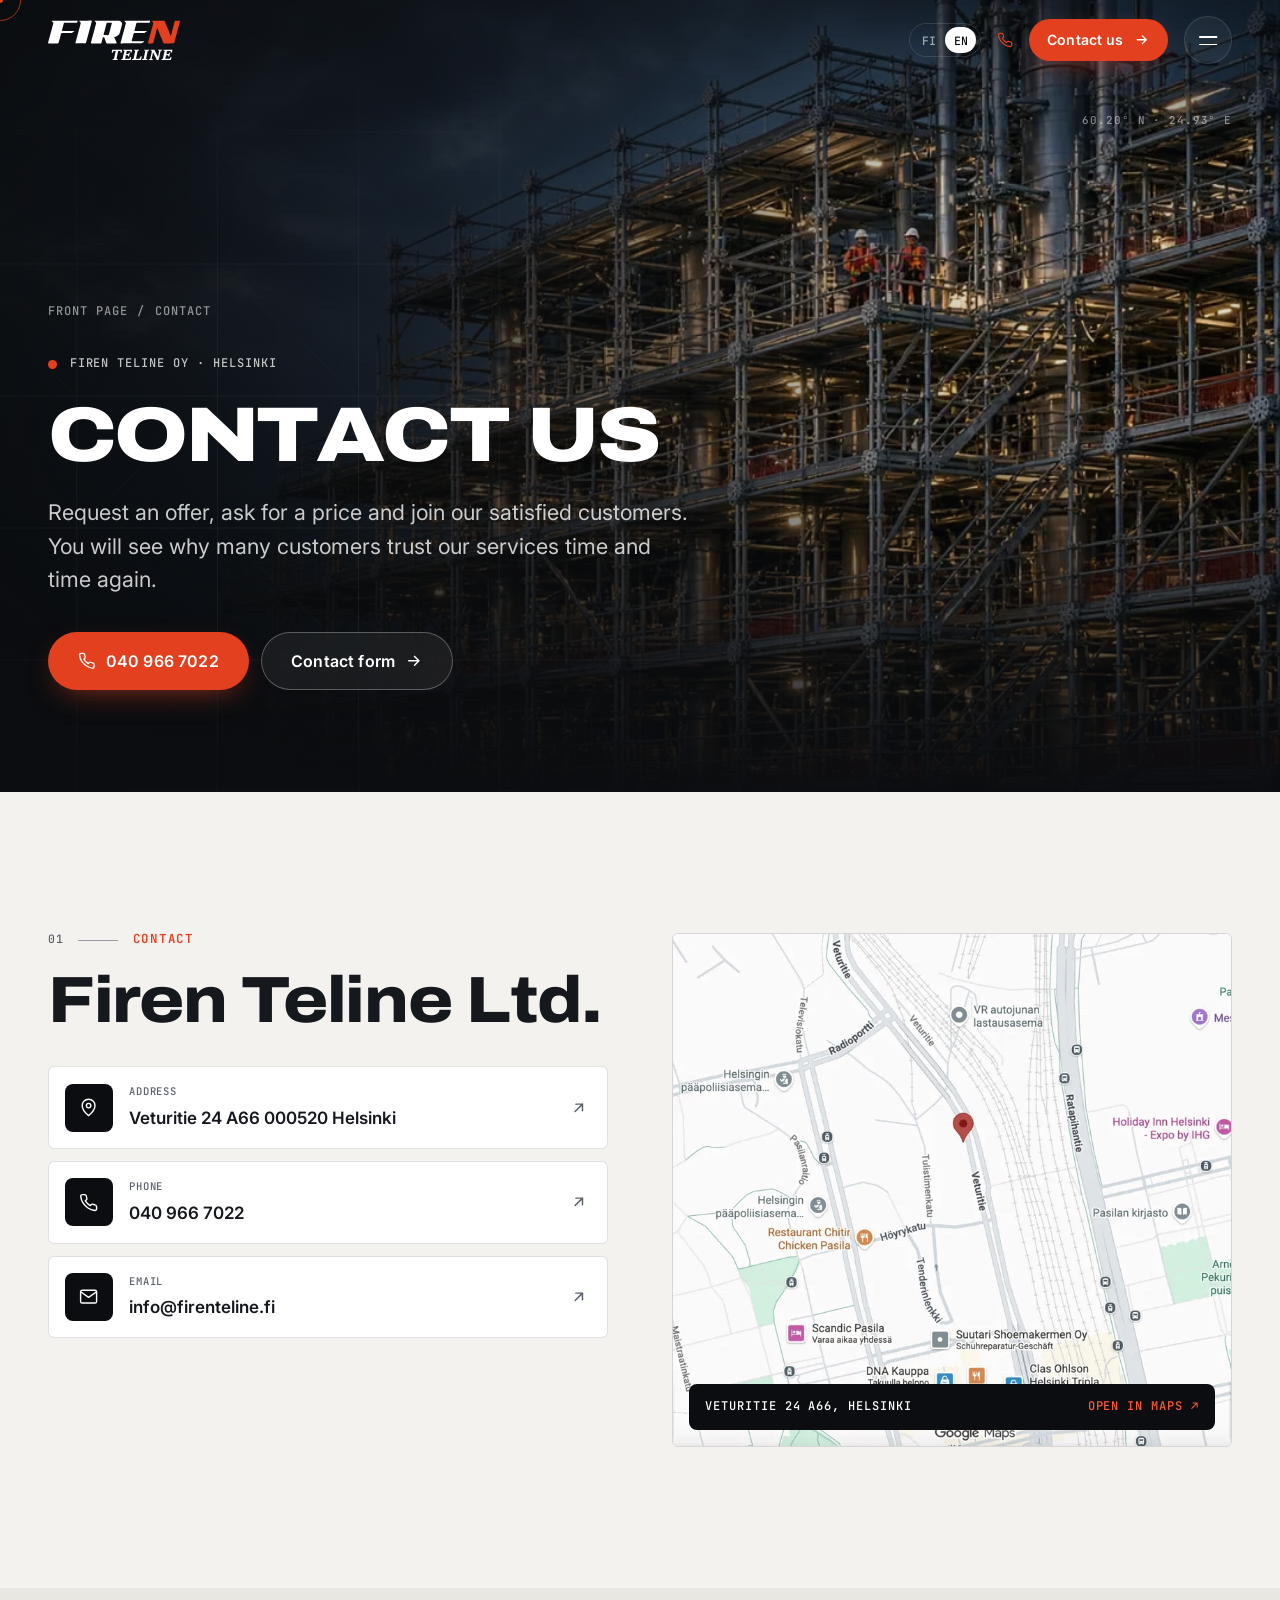
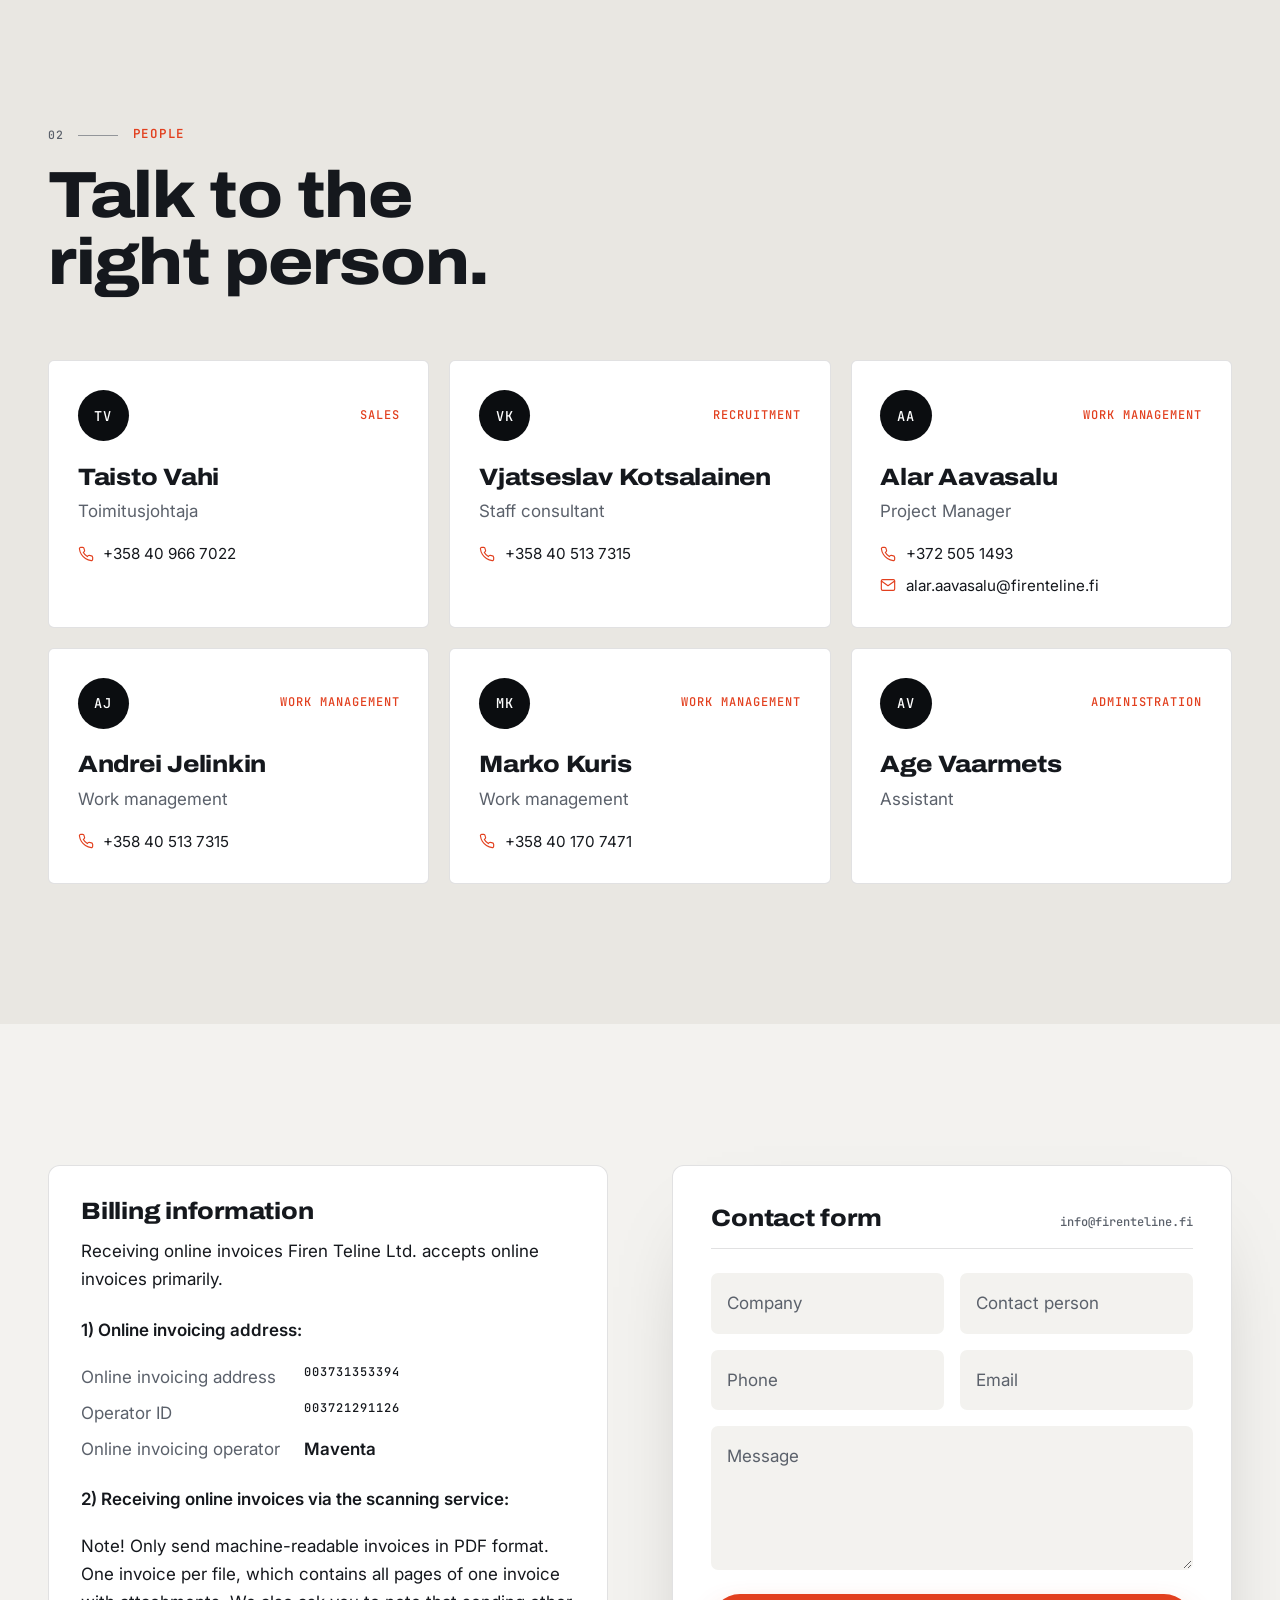
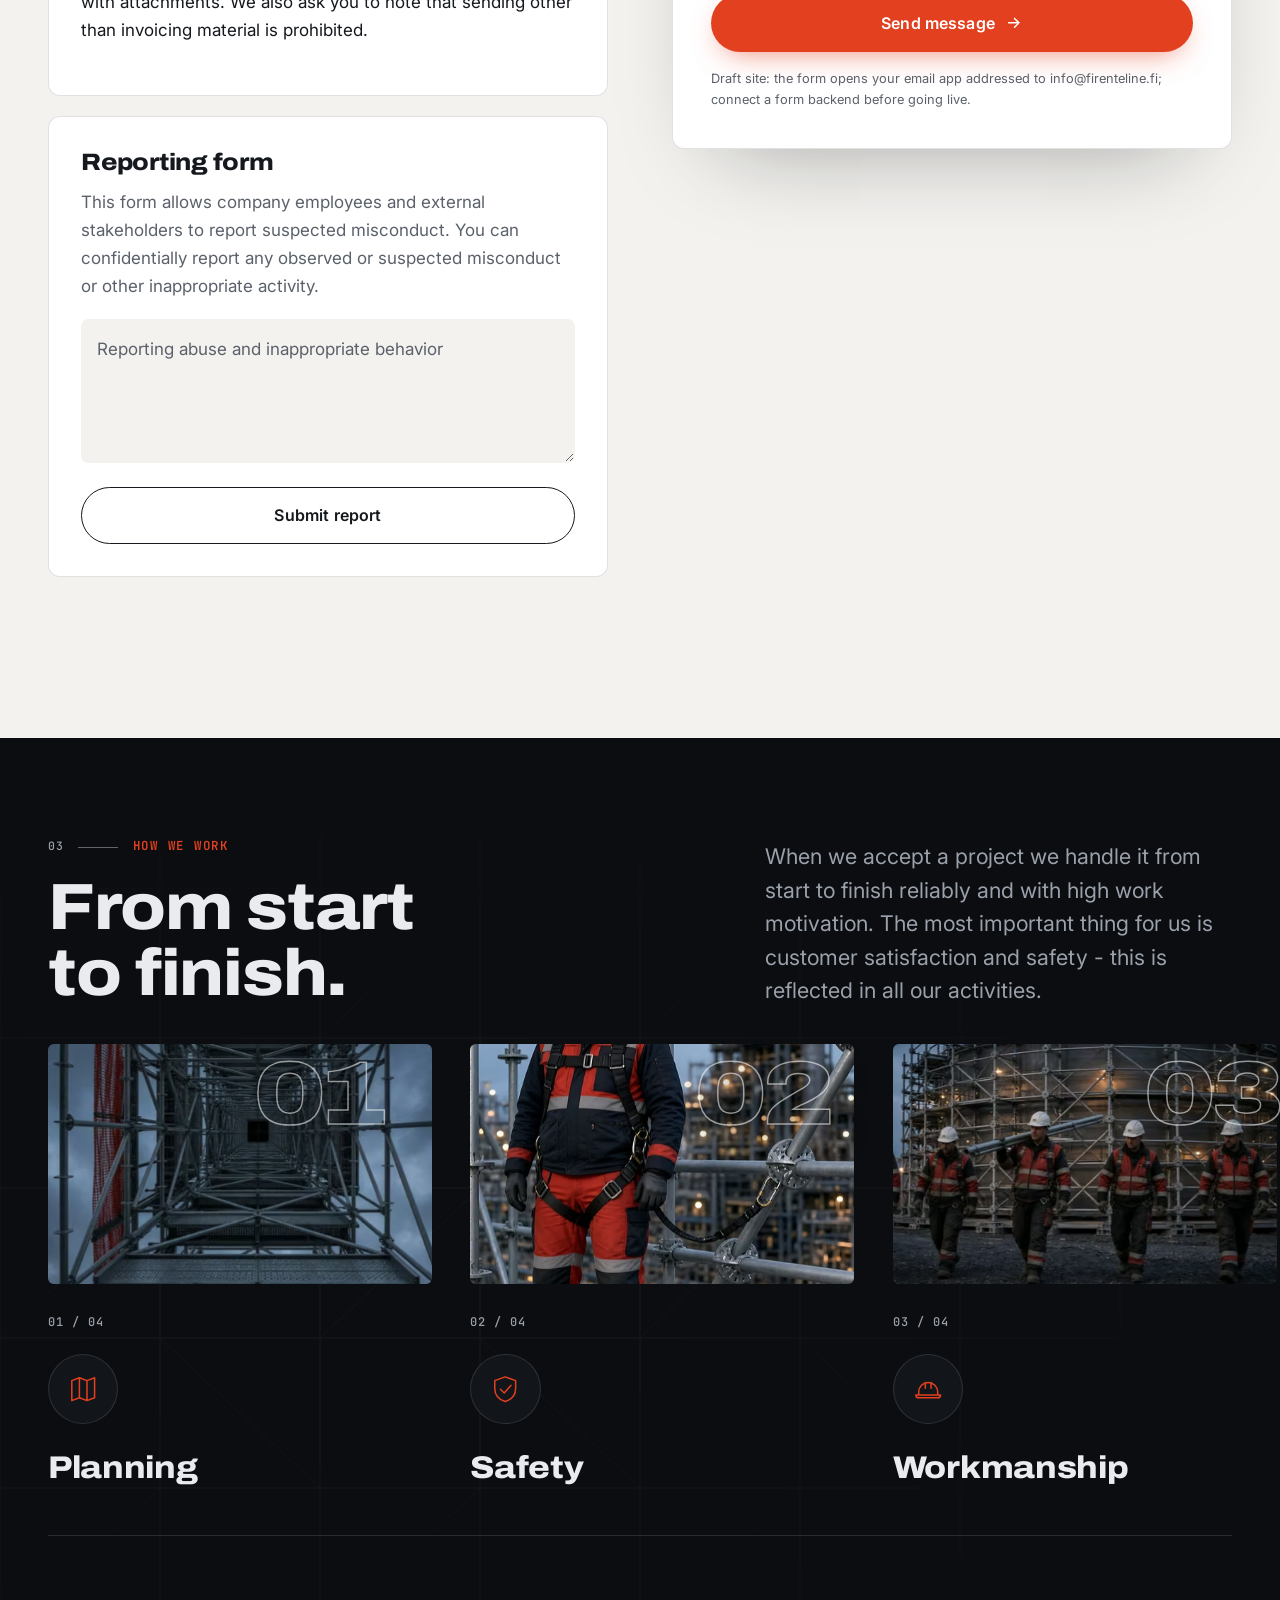
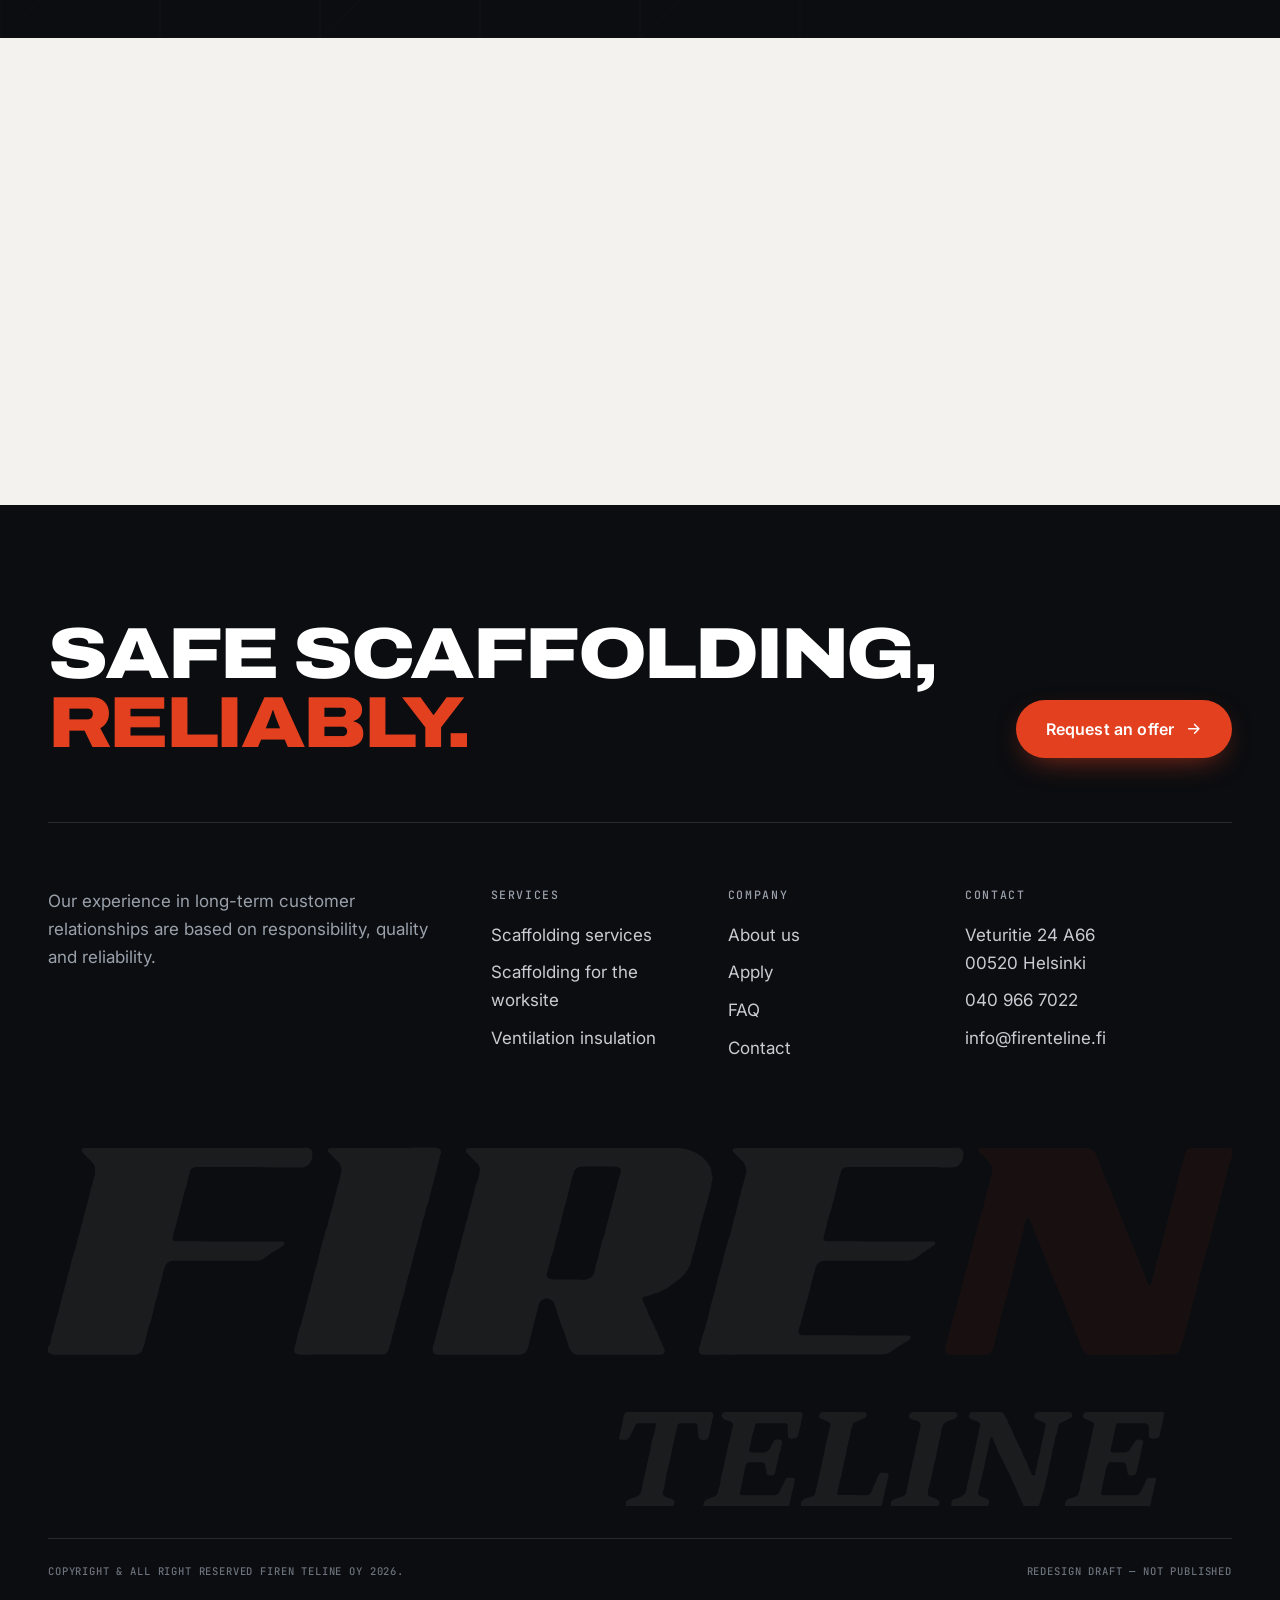
<file: ota-yhteytta.html>
<!doctype html><html lang="en"><head><meta charset="utf-8"><meta name="viewport" content="width=device-width,initial-scale=1,viewport-fit=cover">
<title>Contact us – Firen Teline Oy</title><meta name="description" content="Request an offer, ask for a price and join our satisfied customers."><meta name="theme-color" content="#0b0d10"><meta name="robots" content="noindex, nofollow"><meta name="color-scheme" content="dark light">
<meta property="og:type" content="website"><meta property="og:site_name" content="Firen Teline Oy"><meta property="og:title" content="Contact us – Firen Teline Oy"><meta property="og:description" content="Request an offer, ask for a price and join our satisfied customers."><meta property="og:image" content="assets/img/og.jpg"><meta name="twitter:card" content="summary_large_image">
<link rel="icon" href="favicon.svg" type="image/svg+xml"><link rel="alternate" hreflang="en" href="index.html"><link rel="alternate" hreflang="fi" href="fi/index.html">
<link rel="preconnect" href="https://fonts.googleapis.com"><link rel="preconnect" href="https://fonts.gstatic.com" crossorigin><link href="https://fonts.googleapis.com/css2?family=Archivo:wdth,wght@62..125,500..900&family=Inter:wght@400;500;600;700&family=JetBrains+Mono:wght@400;500&display=swap" rel="stylesheet">
<link rel="stylesheet" href="css/style.css"><script>document.documentElement.classList.add("js")</script></head><body>
<a class="skip" href="#main">Skip to content</a><div class="progress" aria-hidden="true"></div><div class="grain" aria-hidden="true"></div><div class="cursor" aria-hidden="true"><span class="cur-ring"><em></em></span><span class="cur-dot"></span></div><div class="curtain" aria-hidden="true"></div>
<header class="site"><div class="wrap bar"><a class="logo" href="index.html" aria-label="Firen Teline – front page"><img src="assets/img/logo-light.svg" alt="Firen Teline" width="132" height="41"></a>
<nav class="main" aria-label="Main"><ul><li><a href="index.html">Front page</a></li><li><a href="telinepalvelut.html">Scaffolding services</a></li><li><a href="telineettyomaalle.html">Scaffolding for the worksite</a></li><li><a href="muut-palvelut.html">Ventilation insulation</a></li><li><a href="tyonhakijalle.html">Applications</a></li><li><a href="meista.html">About us</a></li></ul></nav>
<div class="hdr-r"><nav class="lang" aria-label="Language"><a href="fi/index.html" hreflang="fi">FI</a><a href="index.html" hreflang="en" aria-current=true>EN</a></nav>
<a class="hdr-tel" href="tel:+358409667022"><svg viewBox="0 0 24 24" fill="none" stroke="currentColor" stroke-width="1.75" stroke-linecap="round" stroke-linejoin="round" aria-hidden="true"><path d="M22 16.9v3a2 2 0 0 1-2.2 2 19.8 19.8 0 0 1-8.6-3.1 19.5 19.5 0 0 1-6-6A19.8 19.8 0 0 1 2.1 4.2 2 2 0 0 1 4.1 2h3a2 2 0 0 1 2 1.7c.1.9.4 1.8.7 2.7a2 2 0 0 1-.5 2.1L8 9.8a16 16 0 0 0 6 6l1.3-1.3a2 2 0 0 1 2.1-.4c.9.3 1.8.6 2.7.7a2 2 0 0 1 1.7 2z"/></svg><span>040 966 7022</span></a><a class="btn btn-red btn-sm mag" href="ota-yhteytta.html"><span>Contact us</span> <svg viewBox="0 0 24 24" fill="none" stroke="currentColor" stroke-width="2" stroke-linecap="round" stroke-linejoin="round" aria-hidden="true"><path d="M5 12h14M13 6l6 6-6 6"/></svg></a>
<button class="burger" aria-label="Menu" aria-expanded="false" aria-controls="menu"><span></span><span></span></button></div></div></header>
<div class="menu" id="menu" hidden><div class="wrap"><ul class="menu-big"><li><a href="index.html"><span class="mono">01</span>Front page</a></li><li><a href="telinepalvelut.html"><span class="mono">02</span>Scaffolding services</a></li><li><a href="telineettyomaalle.html"><span class="mono">03</span>Scaffolding for the worksite</a></li><li><a href="muut-palvelut.html"><span class="mono">04</span>Ventilation insulation</a></li><li><a href="tyonhakijalle.html"><span class="mono">05</span>Applications</a></li><li><a href="meista.html"><span class="mono">06</span>About us</a></li></ul><div class="menu-info"><a href="tel:+358409667022"><svg viewBox="0 0 24 24" fill="none" stroke="currentColor" stroke-width="1.75" stroke-linecap="round" stroke-linejoin="round" aria-hidden="true"><path d="M22 16.9v3a2 2 0 0 1-2.2 2 19.8 19.8 0 0 1-8.6-3.1 19.5 19.5 0 0 1-6-6A19.8 19.8 0 0 1 2.1 4.2 2 2 0 0 1 4.1 2h3a2 2 0 0 1 2 1.7c.1.9.4 1.8.7 2.7a2 2 0 0 1-.5 2.1L8 9.8a16 16 0 0 0 6 6l1.3-1.3a2 2 0 0 1 2.1-.4c.9.3 1.8.6 2.7.7a2 2 0 0 1 1.7 2z"/></svg>040 966 7022</a><a href="mailto:info@firenteline.fi"><svg viewBox="0 0 24 24" fill="none" stroke="currentColor" stroke-width="1.75" stroke-linecap="round" stroke-linejoin="round" aria-hidden="true"><rect x="2" y="4" width="20" height="16" rx="2"/><path d="m22 6-10 7L2 6"/></svg>info@firenteline.fi</a><a href="https://www.google.com/maps/search/?api=1&query=Veturitie+24+A+66,+00520+Helsinki" target="_blank" rel="noopener"><svg viewBox="0 0 24 24" fill="none" stroke="currentColor" stroke-width="1.75" stroke-linecap="round" stroke-linejoin="round" aria-hidden="true"><path d="M12 22s8-6.1 8-12.5A8 8 0 0 0 4 9.5C4 15.9 12 22 12 22z"/><circle cx="12" cy="9.5" r="2.8"/></svg>Veturitie 24 A66, 00520 Helsinki</a></div></div></div>
<main id="main"><section class="hero"><div class="hero-media" data-depth="1"><picture><source type="image/avif" srcset="assets/img/v3-hero-640.avif 640w, assets/img/v3-hero-960.avif 960w, assets/img/v3-hero-1280.avif 1280w, assets/img/v3-hero-1920.avif 1920w, assets/img/v3-hero-2560.avif 2560w, assets/img/v3-hero-3840.avif 3840w, assets/img/v3-hero-5120.avif 5120w, assets/img/v3-hero-7680.avif 7680w" sizes="100vw"><source type="image/webp" srcset="assets/img/v3-hero-640.webp 640w, assets/img/v3-hero-960.webp 960w, assets/img/v3-hero-1280.webp 1280w, assets/img/v3-hero-1920.webp 1920w, assets/img/v3-hero-2560.webp 2560w, assets/img/v3-hero-3840.webp 3840w, assets/img/v3-hero-5120.webp 5120w, assets/img/v3-hero-7680.webp 7680w" sizes="100vw"><img src="assets/img/v3-hero-1280.webp" width="1280" height="720" alt="" fetchpriority="high" decoding="async"></picture></div><div class="hero-shade"></div><div class="sweep" aria-hidden="true"></div><svg class="bp" data-depth=".45" viewBox="0 0 1600 900" preserveAspectRatio="xMidYMid slice" aria-hidden="true"><g stroke="currentColor" stroke-width="1" fill="none" vector-effect="non-scaling-stroke"><path d="M0 0V900"/><path d="M160 0V900"/><path d="M320 0V900"/><path d="M480 0V900"/><path d="M640 0V900"/><path d="M800 0V900"/><path d="M960 0V900"/><path d="M1120 0V900"/><path d="M1280 0V900"/><path d="M1440 0V900"/><path d="M1600 0V900"/><path d="M0 0H1600"/><path d="M0 150H1600"/><path d="M0 300H1600"/><path d="M0 450H1600"/><path d="M0 600H1600"/><path d="M0 750H1600"/><path d="M0 900H1600"/></g><g stroke="currentColor" stroke-width="1" fill="none" opacity=".55"><path d="M0 0l160 150"/><path d="M0 300l160 150"/><path d="M0 600l160 150"/><path d="M320 0l160 150"/><path d="M320 300l160 150"/><path d="M320 600l160 150"/><path d="M640 0l160 150"/><path d="M640 300l160 150"/><path d="M640 600l160 150"/><path d="M960 0l160 150"/><path d="M960 300l160 150"/><path d="M960 600l160 150"/><path d="M1280 0l160 150"/><path d="M1280 300l160 150"/><path d="M1280 600l160 150"/><path d="M320 150l-160 150"/><path d="M320 450l-160 150"/><path d="M320 750l-160 150"/><path d="M640 150l-160 150"/><path d="M640 450l-160 150"/><path d="M640 750l-160 150"/><path d="M960 150l-160 150"/><path d="M960 450l-160 150"/><path d="M960 750l-160 150"/><path d="M1280 150l-160 150"/><path d="M1280 450l-160 150"/><path d="M1280 750l-160 150"/><path d="M1600 150l-160 150"/><path d="M1600 450l-160 150"/><path d="M1600 750l-160 150"/></g></svg>
<div class="wrap hero-in" data-depth="-.25"><nav class="crumbs mono" aria-label="Breadcrumb"><a href="index.html">Front page</a><span>/</span><span>Contact</span></nav><p class="kicker mono"><i></i>Firen Teline Oy · Helsinki</p><h1 class="display" data-split="chars">Contact us</h1><p class="lead">Request an offer, ask for a price and join our satisfied customers. You will see why many customers trust our services time and time again.</p><div class="ctas"><a class="btn btn-red btn-lg mag" href="tel:+358409667022"><svg viewBox="0 0 24 24" fill="none" stroke="currentColor" stroke-width="1.75" stroke-linecap="round" stroke-linejoin="round" aria-hidden="true"><path d="M22 16.9v3a2 2 0 0 1-2.2 2 19.8 19.8 0 0 1-8.6-3.1 19.5 19.5 0 0 1-6-6A19.8 19.8 0 0 1 2.1 4.2 2 2 0 0 1 4.1 2h3a2 2 0 0 1 2 1.7c.1.9.4 1.8.7 2.7a2 2 0 0 1-.5 2.1L8 9.8a16 16 0 0 0 6 6l1.3-1.3a2 2 0 0 1 2.1-.4c.9.3 1.8.6 2.7.7a2 2 0 0 1 1.7 2z"/></svg> <span>040 966 7022</span></a><a class="btn btn-glass btn-lg mag" href="#form"><span>Contact form</span> <svg viewBox="0 0 24 24" fill="none" stroke="currentColor" stroke-width="2" stroke-linecap="round" stroke-linejoin="round" aria-hidden="true"><path d="M5 12h14M13 6l6 6-6 6"/></svg></a></div></div>
<div class="hero-meta mono" aria-hidden="true"><span>60.20° N · 24.93° E</span></div></section>
<section><div class="wrap split top"><div class="reveal"><div class="sh  reveal"><div class="sh-l"><p class="eyebrow"><span class="mono">01</span>Contact</p><h2 data-split>Firen Teline Ltd.</h2></div></div><div class="cinfo"><a href="https://www.google.com/maps/search/?api=1&query=Veturitie+24+A+66,+00520+Helsinki" target=_blank rel=noopener><span class="ci"><svg viewBox="0 0 24 24" fill="none" stroke="currentColor" stroke-width="1.75" stroke-linecap="round" stroke-linejoin="round" aria-hidden="true"><path d="M12 22s8-6.1 8-12.5A8 8 0 0 0 4 9.5C4 15.9 12 22 12 22z"/><circle cx="12" cy="9.5" r="2.8"/></svg></span><span><small class="mono">Address</small><b>Veturitie 24 A66 000520 Helsinki</b></span><span class="go"><svg viewBox="0 0 24 24" fill="none" stroke="currentColor" stroke-width="2" stroke-linecap="round" stroke-linejoin="round" aria-hidden="true"><path d="M7 17 17 7M8 7h9v9"/></svg></span></a><a href="tel:+358409667022"><span class="ci"><svg viewBox="0 0 24 24" fill="none" stroke="currentColor" stroke-width="1.75" stroke-linecap="round" stroke-linejoin="round" aria-hidden="true"><path d="M22 16.9v3a2 2 0 0 1-2.2 2 19.8 19.8 0 0 1-8.6-3.1 19.5 19.5 0 0 1-6-6A19.8 19.8 0 0 1 2.1 4.2 2 2 0 0 1 4.1 2h3a2 2 0 0 1 2 1.7c.1.9.4 1.8.7 2.7a2 2 0 0 1-.5 2.1L8 9.8a16 16 0 0 0 6 6l1.3-1.3a2 2 0 0 1 2.1-.4c.9.3 1.8.6 2.7.7a2 2 0 0 1 1.7 2z"/></svg></span><span><small class="mono">Phone</small><b>040 966 7022</b></span><span class="go"><svg viewBox="0 0 24 24" fill="none" stroke="currentColor" stroke-width="2" stroke-linecap="round" stroke-linejoin="round" aria-hidden="true"><path d="M7 17 17 7M8 7h9v9"/></svg></span></a><a href="mailto:info@firenteline.fi"><span class="ci"><svg viewBox="0 0 24 24" fill="none" stroke="currentColor" stroke-width="1.75" stroke-linecap="round" stroke-linejoin="round" aria-hidden="true"><rect x="2" y="4" width="20" height="16" rx="2"/><path d="m22 6-10 7L2 6"/></svg></span><span><small class="mono">Email</small><b>info@firenteline.fi</b></span><span class="go"><svg viewBox="0 0 24 24" fill="none" stroke="currentColor" stroke-width="2" stroke-linecap="round" stroke-linejoin="round" aria-hidden="true"><path d="M7 17 17 7M8 7h9v9"/></svg></span></a></div></div>
<a class="mapcard reveal d1" href="https://www.google.com/maps/search/?api=1&query=Veturitie+24+A+66,+00520+Helsinki" target="_blank" rel="noopener"><img src="assets/img/map.webp" srcset="assets/img/map-800.webp 800w, assets/img/map.webp 1404w" sizes="(max-width:900px) 100vw, 600px" width="1404" height="1288" alt="Map – Firen Teline Oy" loading=lazy decoding=async><span class="pin mono">Veturitie 24 A66, Helsinki <span>Open in Maps ↗</span></span></a></div></section>
<section class="alt"><div class="wrap"><div class="sh  reveal"><div class="sh-l"><p class="eyebrow"><span class="mono">02</span>People</p><h2 data-split>Talk to the right person.</h2></div></div><div class="people">
<div class="person reveal"><div class="p-top"><span class="ini mono">TV</span><span class="dept mono">Sales</span></div><h3>Taisto Vahi</h3><div class="role">Toimitusjohtaja</div><a href="tel:+358409667022"><svg viewBox="0 0 24 24" fill="none" stroke="currentColor" stroke-width="1.75" stroke-linecap="round" stroke-linejoin="round" aria-hidden="true"><path d="M22 16.9v3a2 2 0 0 1-2.2 2 19.8 19.8 0 0 1-8.6-3.1 19.5 19.5 0 0 1-6-6A19.8 19.8 0 0 1 2.1 4.2 2 2 0 0 1 4.1 2h3a2 2 0 0 1 2 1.7c.1.9.4 1.8.7 2.7a2 2 0 0 1-.5 2.1L8 9.8a16 16 0 0 0 6 6l1.3-1.3a2 2 0 0 1 2.1-.4c.9.3 1.8.6 2.7.7a2 2 0 0 1 1.7 2z"/></svg>+358 40 966 7022</a></div>
<div class="person reveal"><div class="p-top"><span class="ini mono">VK</span><span class="dept mono">Recruitment</span></div><h3>Vjatseslav Kotsalainen</h3><div class="role">Staff consultant</div><a href="tel:+358405137315"><svg viewBox="0 0 24 24" fill="none" stroke="currentColor" stroke-width="1.75" stroke-linecap="round" stroke-linejoin="round" aria-hidden="true"><path d="M22 16.9v3a2 2 0 0 1-2.2 2 19.8 19.8 0 0 1-8.6-3.1 19.5 19.5 0 0 1-6-6A19.8 19.8 0 0 1 2.1 4.2 2 2 0 0 1 4.1 2h3a2 2 0 0 1 2 1.7c.1.9.4 1.8.7 2.7a2 2 0 0 1-.5 2.1L8 9.8a16 16 0 0 0 6 6l1.3-1.3a2 2 0 0 1 2.1-.4c.9.3 1.8.6 2.7.7a2 2 0 0 1 1.7 2z"/></svg>+358 40 513 7315</a></div>
<div class="person reveal"><div class="p-top"><span class="ini mono">AA</span><span class="dept mono">Work management</span></div><h3>Alar Aavasalu</h3><div class="role">Project Manager</div><a href="tel:+3725051493"><svg viewBox="0 0 24 24" fill="none" stroke="currentColor" stroke-width="1.75" stroke-linecap="round" stroke-linejoin="round" aria-hidden="true"><path d="M22 16.9v3a2 2 0 0 1-2.2 2 19.8 19.8 0 0 1-8.6-3.1 19.5 19.5 0 0 1-6-6A19.8 19.8 0 0 1 2.1 4.2 2 2 0 0 1 4.1 2h3a2 2 0 0 1 2 1.7c.1.9.4 1.8.7 2.7a2 2 0 0 1-.5 2.1L8 9.8a16 16 0 0 0 6 6l1.3-1.3a2 2 0 0 1 2.1-.4c.9.3 1.8.6 2.7.7a2 2 0 0 1 1.7 2z"/></svg>+372 505 1493</a><a href="mailto:alar.aavasalu@firenteline.fi"><svg viewBox="0 0 24 24" fill="none" stroke="currentColor" stroke-width="1.75" stroke-linecap="round" stroke-linejoin="round" aria-hidden="true"><rect x="2" y="4" width="20" height="16" rx="2"/><path d="m22 6-10 7L2 6"/></svg>alar.aavasalu@firenteline.fi</a></div>
<div class="person reveal"><div class="p-top"><span class="ini mono">AJ</span><span class="dept mono">Work management</span></div><h3>Andrei Jelinkin</h3><div class="role">Work management</div><a href="tel:+358405137315"><svg viewBox="0 0 24 24" fill="none" stroke="currentColor" stroke-width="1.75" stroke-linecap="round" stroke-linejoin="round" aria-hidden="true"><path d="M22 16.9v3a2 2 0 0 1-2.2 2 19.8 19.8 0 0 1-8.6-3.1 19.5 19.5 0 0 1-6-6A19.8 19.8 0 0 1 2.1 4.2 2 2 0 0 1 4.1 2h3a2 2 0 0 1 2 1.7c.1.9.4 1.8.7 2.7a2 2 0 0 1-.5 2.1L8 9.8a16 16 0 0 0 6 6l1.3-1.3a2 2 0 0 1 2.1-.4c.9.3 1.8.6 2.7.7a2 2 0 0 1 1.7 2z"/></svg>+358 40 513 7315</a></div>
<div class="person reveal"><div class="p-top"><span class="ini mono">MK</span><span class="dept mono">Work management</span></div><h3>Marko Kuris</h3><div class="role">Work management</div><a href="tel:+358401707471"><svg viewBox="0 0 24 24" fill="none" stroke="currentColor" stroke-width="1.75" stroke-linecap="round" stroke-linejoin="round" aria-hidden="true"><path d="M22 16.9v3a2 2 0 0 1-2.2 2 19.8 19.8 0 0 1-8.6-3.1 19.5 19.5 0 0 1-6-6A19.8 19.8 0 0 1 2.1 4.2 2 2 0 0 1 4.1 2h3a2 2 0 0 1 2 1.7c.1.9.4 1.8.7 2.7a2 2 0 0 1-.5 2.1L8 9.8a16 16 0 0 0 6 6l1.3-1.3a2 2 0 0 1 2.1-.4c.9.3 1.8.6 2.7.7a2 2 0 0 1 1.7 2z"/></svg>+358 40 170 7471</a></div>
<div class="person reveal"><div class="p-top"><span class="ini mono">AV</span><span class="dept mono">Administration</span></div><h3>Age Vaarmets</h3><div class="role">Assistant</div></div></div></div></section>
<section id="form"><div class="wrap split top"><div class="reveal"><div class="billing"><h3>Billing information</h3><p>Receiving online invoices Firen Teline Ltd. accepts online invoices primarily.</p>
<p class="bh">1) Online invoicing address:</p><dl><dt>Online invoicing address</dt><dd class="mono">003731353394</dd><dt>Operator ID</dt><dd class="mono">003721291126</dd><dt>Online invoicing operator</dt><dd>Maventa</dd></dl>
<p class="bh">2) Receiving online invoices via the scanning service:</p><p>Note! Only send machine-readable invoices in PDF format. One invoice per file, which contains all pages of one invoice with attachments. We also ask you to note that sending other than invoicing material is prohibited.</p></div>
<div class="report"><h3>Reporting form</h3><p class="muted">This form allows company employees and external stakeholders to report suspected misconduct. You can confidentially report any observed or suspected misconduct or other inappropriate activity.</p>
<form class="f flat" data-subject="Reporting form – firenteline.fi"><div class="fld full"><textarea id="report" name="report" placeholder=" "></textarea><label for="report">Reporting abuse and inappropriate behavior</label></div><button class="btn btn-line btn-lg full" type="submit"><span>Submit report</span></button></form></div></div>
<form class="f reveal d1" data-subject="Contact form – firenteline.fi"><div class="f-h"><h3>Contact form</h3><span class="mono">info@firenteline.fi</span></div><div class="fld"><input id="company" name="company" type="text" placeholder=" "><label for="company">Company</label></div><div class="fld"><input id="person" name="person" type="text" placeholder=" "><label for="person">Contact person</label></div><div class="fld"><input id="phone" name="phone" type="tel" placeholder=" "><label for="phone">Phone</label></div><div class="fld"><input id="email" name="email" type="email" placeholder=" "><label for="email">Email</label></div><div class="fld full"><textarea id="message" name="message" placeholder=" "></textarea><label for="message">Message</label></div>
<button class="btn btn-red btn-lg full mag" type="submit"><span>Send message</span> <svg viewBox="0 0 24 24" fill="none" stroke="currentColor" stroke-width="2" stroke-linecap="round" stroke-linejoin="round" aria-hidden="true"><path d="M5 12h14M13 6l6 6-6 6"/></svg></button><p class="note">Draft site: the form opens your email app addressed to info@firenteline.fi; connect a form backend before going live.</p></form></div></section>
<section class="dark process-s" data-hscroll><svg class="bp bp-soft" viewBox="0 0 1600 900" preserveAspectRatio="xMidYMid slice" aria-hidden="true"><g stroke="currentColor" stroke-width="1" fill="none" vector-effect="non-scaling-stroke"><path d="M0 0V900"/><path d="M160 0V900"/><path d="M320 0V900"/><path d="M480 0V900"/><path d="M640 0V900"/><path d="M800 0V900"/><path d="M960 0V900"/><path d="M1120 0V900"/><path d="M1280 0V900"/><path d="M1440 0V900"/><path d="M1600 0V900"/><path d="M0 0H1600"/><path d="M0 150H1600"/><path d="M0 300H1600"/><path d="M0 450H1600"/><path d="M0 600H1600"/><path d="M0 750H1600"/><path d="M0 900H1600"/></g><g stroke="currentColor" stroke-width="1" fill="none" opacity=".55"><path d="M0 0l160 150"/><path d="M0 300l160 150"/><path d="M0 600l160 150"/><path d="M320 0l160 150"/><path d="M320 300l160 150"/><path d="M320 600l160 150"/><path d="M640 0l160 150"/><path d="M640 300l160 150"/><path d="M640 600l160 150"/><path d="M960 0l160 150"/><path d="M960 300l160 150"/><path d="M960 600l160 150"/><path d="M1280 0l160 150"/><path d="M1280 300l160 150"/><path d="M1280 600l160 150"/><path d="M320 150l-160 150"/><path d="M320 450l-160 150"/><path d="M320 750l-160 150"/><path d="M640 150l-160 150"/><path d="M640 450l-160 150"/><path d="M640 750l-160 150"/><path d="M960 150l-160 150"/><path d="M960 450l-160 150"/><path d="M960 750l-160 150"/><path d="M1280 150l-160 150"/><path d="M1280 450l-160 150"/><path d="M1280 750l-160 150"/><path d="M1600 150l-160 150"/><path d="M1600 450l-160 150"/><path d="M1600 750l-160 150"/></g></svg><div class="wrap"><div class="sh  reveal"><div class="sh-l"><p class="eyebrow"><span class="mono">03</span>How we work</p><h2 data-split>From start to finish.</h2></div><p class=lead>When we accept a project we handle it from start to finish reliably and with high work motivation. The most important thing for us is customer satisfaction and safety - this is reflected in all our activities.</p></div></div><div class="hs-view"><ol class="process"><span class="pline" aria-hidden="true"><i></i></span><li class="step reveal d0"><div class="step-img"><picture><source type="image/avif" srcset="assets/img/v3-grid-640.avif 640w, assets/img/v3-grid-960.avif 960w, assets/img/v3-grid-1280.avif 1280w, assets/img/v3-grid-1920.avif 1920w, assets/img/v3-grid-2560.avif 2560w, assets/img/v3-grid-3840.avif 3840w, assets/img/v3-grid-5120.avif 5120w, assets/img/v3-grid-7680.avif 7680w" sizes="(max-width:760px) 50vw, 40vw"><source type="image/webp" srcset="assets/img/v3-grid-640.webp 640w, assets/img/v3-grid-960.webp 960w, assets/img/v3-grid-1280.webp 1280w, assets/img/v3-grid-1920.webp 1920w, assets/img/v3-grid-2560.webp 2560w, assets/img/v3-grid-3840.webp 3840w, assets/img/v3-grid-5120.webp 5120w, assets/img/v3-grid-7680.webp 7680w" sizes="(max-width:760px) 50vw, 40vw"><img src="assets/img/v3-grid-1280.webp" width="1280" height="720" alt="" loading="lazy" decoding="async"></picture></div><span class="mono">01 / 04</span><div class="dot"><svg viewBox="0 0 32 32" fill="none" stroke="currentColor" stroke-width="1.6" stroke-linecap="round" stroke-linejoin="round" aria-hidden="true"><path d="M4 7l8-3 8 3 8-3v21l-8 3-8-3-8 3zM12 4v21M20 7v21"/></svg></div><h3>Planning</h3><b class="step-n" aria-hidden="true">01</b></li><li class="step reveal d1"><div class="step-img"><picture><source type="image/avif" srcset="assets/img/v3-scaffolder-640.avif 640w, assets/img/v3-scaffolder-960.avif 960w, assets/img/v3-scaffolder-1280.avif 1280w, assets/img/v3-scaffolder-1920.avif 1920w, assets/img/v3-scaffolder-2560.avif 2560w, assets/img/v3-scaffolder-3840.avif 3840w, assets/img/v3-scaffolder-5120.avif 5120w, assets/img/v3-scaffolder-5760.avif 5760w" sizes="(max-width:760px) 50vw, 40vw"><source type="image/webp" srcset="assets/img/v3-scaffolder-640.webp 640w, assets/img/v3-scaffolder-960.webp 960w, assets/img/v3-scaffolder-1280.webp 1280w, assets/img/v3-scaffolder-1920.webp 1920w, assets/img/v3-scaffolder-2560.webp 2560w, assets/img/v3-scaffolder-3840.webp 3840w, assets/img/v3-scaffolder-5120.webp 5120w, assets/img/v3-scaffolder-5760.webp 5760w" sizes="(max-width:760px) 50vw, 40vw"><img src="assets/img/v3-scaffolder-1280.webp" width="1280" height="1707" alt="" loading="lazy" decoding="async"></picture></div><span class="mono">02 / 04</span><div class="dot"><svg viewBox="0 0 32 32" fill="none" stroke="currentColor" stroke-width="1.6" stroke-linecap="round" stroke-linejoin="round" aria-hidden="true"><path d="M16 3 5 7v8c0 7 4.7 12 11 14 6.3-2 11-7 11-14V7z"/><path d="m11 16 4 4 7-8"/></svg></div><h3>Safety</h3><b class="step-n" aria-hidden="true">02</b></li><li class="step reveal d2"><div class="step-img"><picture><source type="image/avif" srcset="assets/img/v3-team-640.avif 640w, assets/img/v3-team-960.avif 960w, assets/img/v3-team-1280.avif 1280w, assets/img/v3-team-1920.avif 1920w, assets/img/v3-team-2560.avif 2560w, assets/img/v3-team-3840.avif 3840w, assets/img/v3-team-5120.avif 5120w, assets/img/v3-team-7680.avif 7680w" sizes="(max-width:760px) 50vw, 40vw"><source type="image/webp" srcset="assets/img/v3-team-640.webp 640w, assets/img/v3-team-960.webp 960w, assets/img/v3-team-1280.webp 1280w, assets/img/v3-team-1920.webp 1920w, assets/img/v3-team-2560.webp 2560w, assets/img/v3-team-3840.webp 3840w, assets/img/v3-team-5120.webp 5120w, assets/img/v3-team-7680.webp 7680w" sizes="(max-width:760px) 50vw, 40vw"><img src="assets/img/v3-team-1280.webp" width="1280" height="720" alt="" loading="lazy" decoding="async"></picture></div><span class="mono">03 / 04</span><div class="dot"><svg viewBox="0 0 32 32" fill="none" stroke="currentColor" stroke-width="1.6" stroke-linecap="round" stroke-linejoin="round" aria-hidden="true"><path d="M4 22h24M6 22v-3a10 10 0 0 1 20 0v3M13 9v6M19 9v6M3 22c0 2 1 3 3 3h20c2 0 3-1 3-3"/></svg></div><h3>Workmanship</h3><b class="step-n" aria-hidden="true">03</b></li><li class="step reveal d3"><div class="step-img"><picture><source type="image/avif" srcset="assets/img/v3-scaffolding-640.avif 640w, assets/img/v3-scaffolding-960.avif 960w, assets/img/v3-scaffolding-1280.avif 1280w, assets/img/v3-scaffolding-1920.avif 1920w, assets/img/v3-scaffolding-2560.avif 2560w, assets/img/v3-scaffolding-3840.avif 3840w, assets/img/v3-scaffolding-5120.avif 5120w, assets/img/v3-scaffolding-7680.avif 7680w" sizes="(max-width:760px) 50vw, 40vw"><source type="image/webp" srcset="assets/img/v3-scaffolding-640.webp 640w, assets/img/v3-scaffolding-960.webp 960w, assets/img/v3-scaffolding-1280.webp 1280w, assets/img/v3-scaffolding-1920.webp 1920w, assets/img/v3-scaffolding-2560.webp 2560w, assets/img/v3-scaffolding-3840.webp 3840w, assets/img/v3-scaffolding-5120.webp 5120w, assets/img/v3-scaffolding-7680.webp 7680w" sizes="(max-width:760px) 50vw, 40vw"><img src="assets/img/v3-scaffolding-1280.webp" width="1280" height="960" alt="" loading="lazy" decoding="async"></picture></div><span class="mono">04 / 04</span><div class="dot"><svg viewBox="0 0 32 32" fill="none" stroke="currentColor" stroke-width="1.6" stroke-linecap="round" stroke-linejoin="round" aria-hidden="true"><circle cx="16" cy="17" r="11"/><path d="M16 11v6l4 3M12 3h8"/></svg></div><h3>Efficiency</h3><b class="step-n" aria-hidden="true">04</b></li></ol></div></section></main>
<footer class="site"><div class="wrap">
<div class="f-cta"><p class="f-big">Safe scaffolding,<br><em>reliably.</em></p><a class="btn btn-red btn-lg mag" href="ota-yhteytta.html"><span>Request an offer</span> <svg viewBox="0 0 24 24" fill="none" stroke="currentColor" stroke-width="2" stroke-linecap="round" stroke-linejoin="round" aria-hidden="true"><path d="M5 12h14M13 6l6 6-6 6"/></svg></a></div>
<div class="cols"><div><p class="f-about">Our experience in long-term customer relationships are based on responsibility, quality and reliability.</p></div>
<div><h4>Services</h4><ul><li><a href="telinepalvelut.html">Scaffolding services</a></li><li><a href="telineettyomaalle.html">Scaffolding for the worksite</a></li><li><a href="muut-palvelut.html">Ventilation insulation</a></li></ul></div>
<div><h4>Company</h4><ul><li><a href="meista.html">About us</a></li><li><a href="tyonhakijalle.html">Apply</a></li><li><a href="index.html#faq">FAQ</a></li><li><a href="ota-yhteytta.html">Contact</a></li></ul></div>
<div><h4>Contact</h4><ul><li><a href="https://www.google.com/maps/search/?api=1&query=Veturitie+24+A+66,+00520+Helsinki" target="_blank" rel="noopener">Veturitie 24 A66<br>00520 Helsinki</a></li><li><a href="tel:+358409667022">040 966 7022</a></li><li><a href="mailto:info@firenteline.fi">info@firenteline.fi</a></li></ul></div></div>
<img class="f-mark" src="assets/img/logo-light.svg" alt="" width="4000" height="1232" loading="lazy">
<div class="bottom mono"><span>Copyright &amp; All Right Reserved Firen teline Oy 2026.</span><span>Redesign draft — not published</span></div></div></footer>
<div class="actionbar"><a class="btn btn-ghost" href="tel:+358409667022"><svg viewBox="0 0 24 24" fill="none" stroke="currentColor" stroke-width="1.75" stroke-linecap="round" stroke-linejoin="round" aria-hidden="true"><path d="M22 16.9v3a2 2 0 0 1-2.2 2 19.8 19.8 0 0 1-8.6-3.1 19.5 19.5 0 0 1-6-6A19.8 19.8 0 0 1 2.1 4.2 2 2 0 0 1 4.1 2h3a2 2 0 0 1 2 1.7c.1.9.4 1.8.7 2.7a2 2 0 0 1-.5 2.1L8 9.8a16 16 0 0 0 6 6l1.3-1.3a2 2 0 0 1 2.1-.4c.9.3 1.8.6 2.7.7a2 2 0 0 1 1.7 2z"/></svg><span>Call</span></a><a class="btn btn-red" href="ota-yhteytta.html"><span>Request an offer</span> <svg viewBox="0 0 24 24" fill="none" stroke="currentColor" stroke-width="2" stroke-linecap="round" stroke-linejoin="round" aria-hidden="true"><path d="M5 12h14M13 6l6 6-6 6"/></svg></a></div>
<script src="js/vendor/gsap-3.15.0.min.js" defer></script><script src="js/vendor/ScrollTrigger-3.15.0.min.js" defer></script><script src="js/vendor/lenis-1.3.27.min.js" defer></script><script src="js/main.js" defer></script></body></html>
</file>
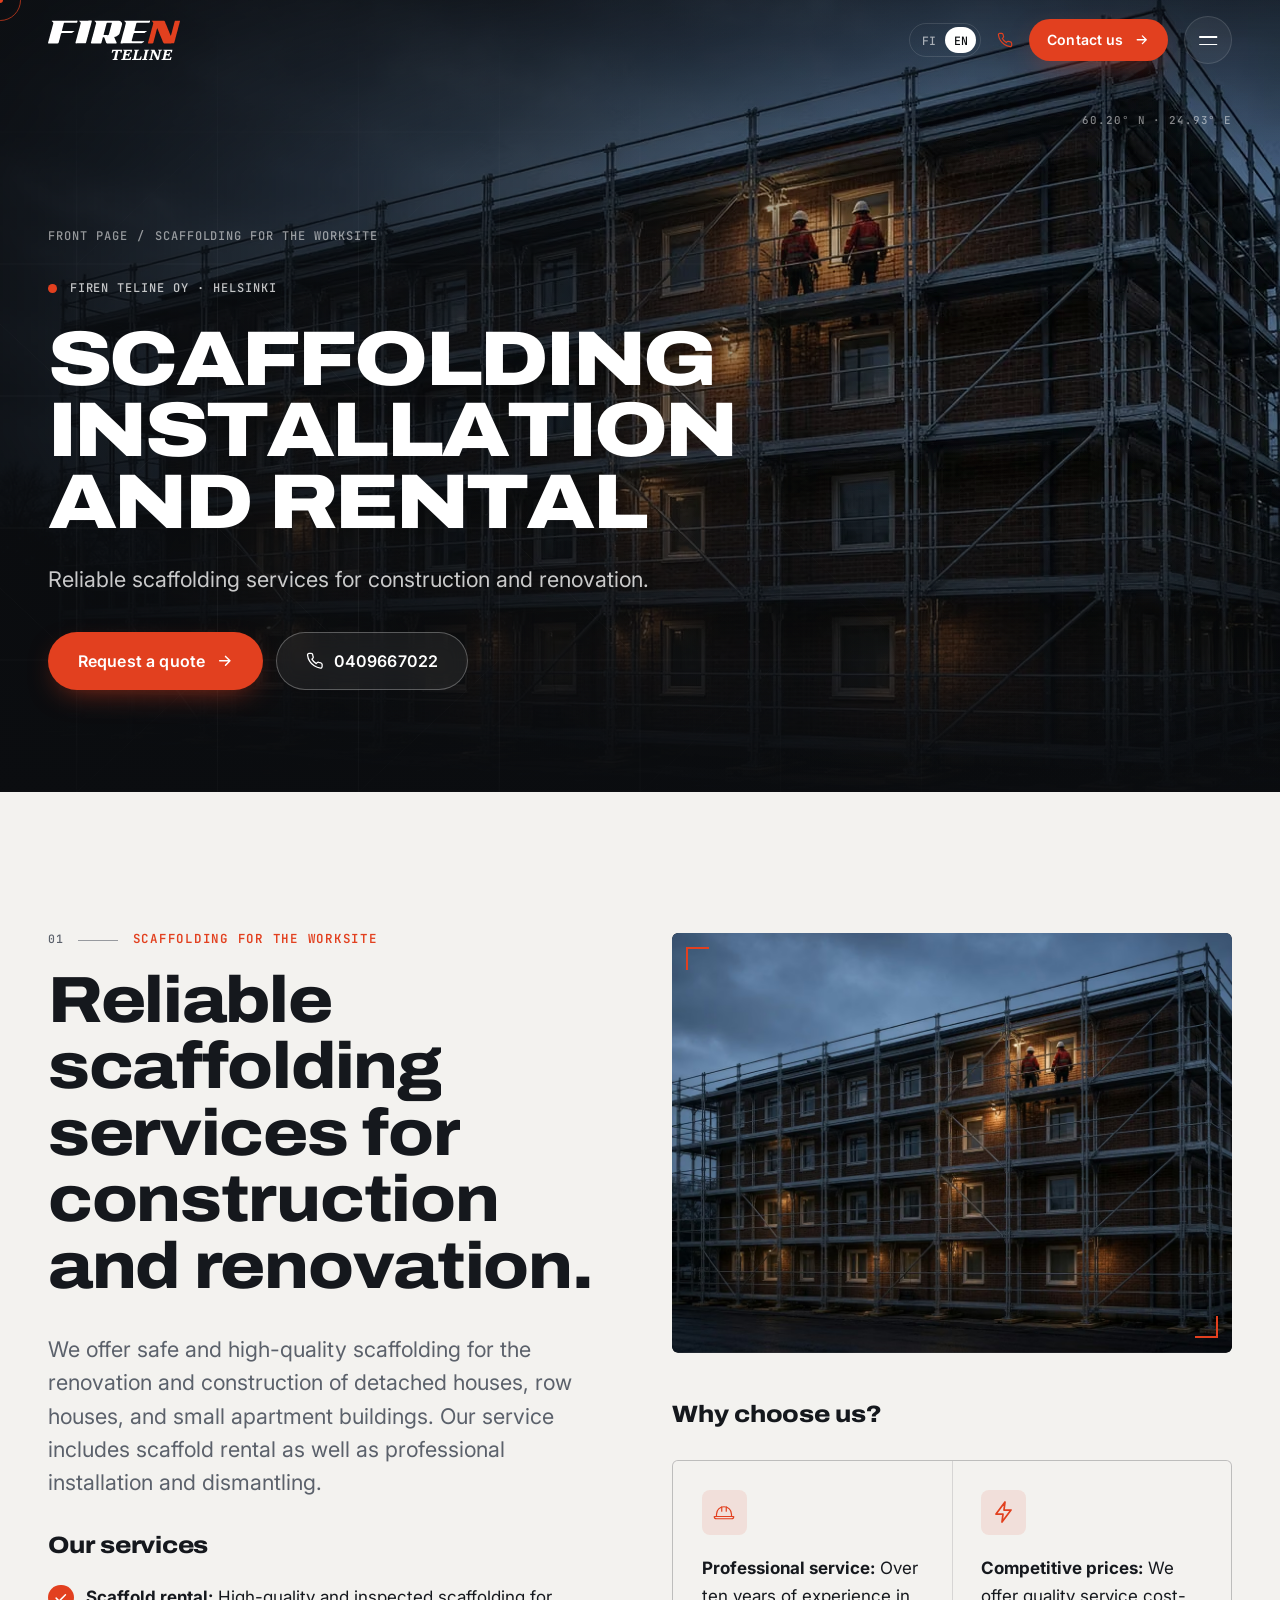
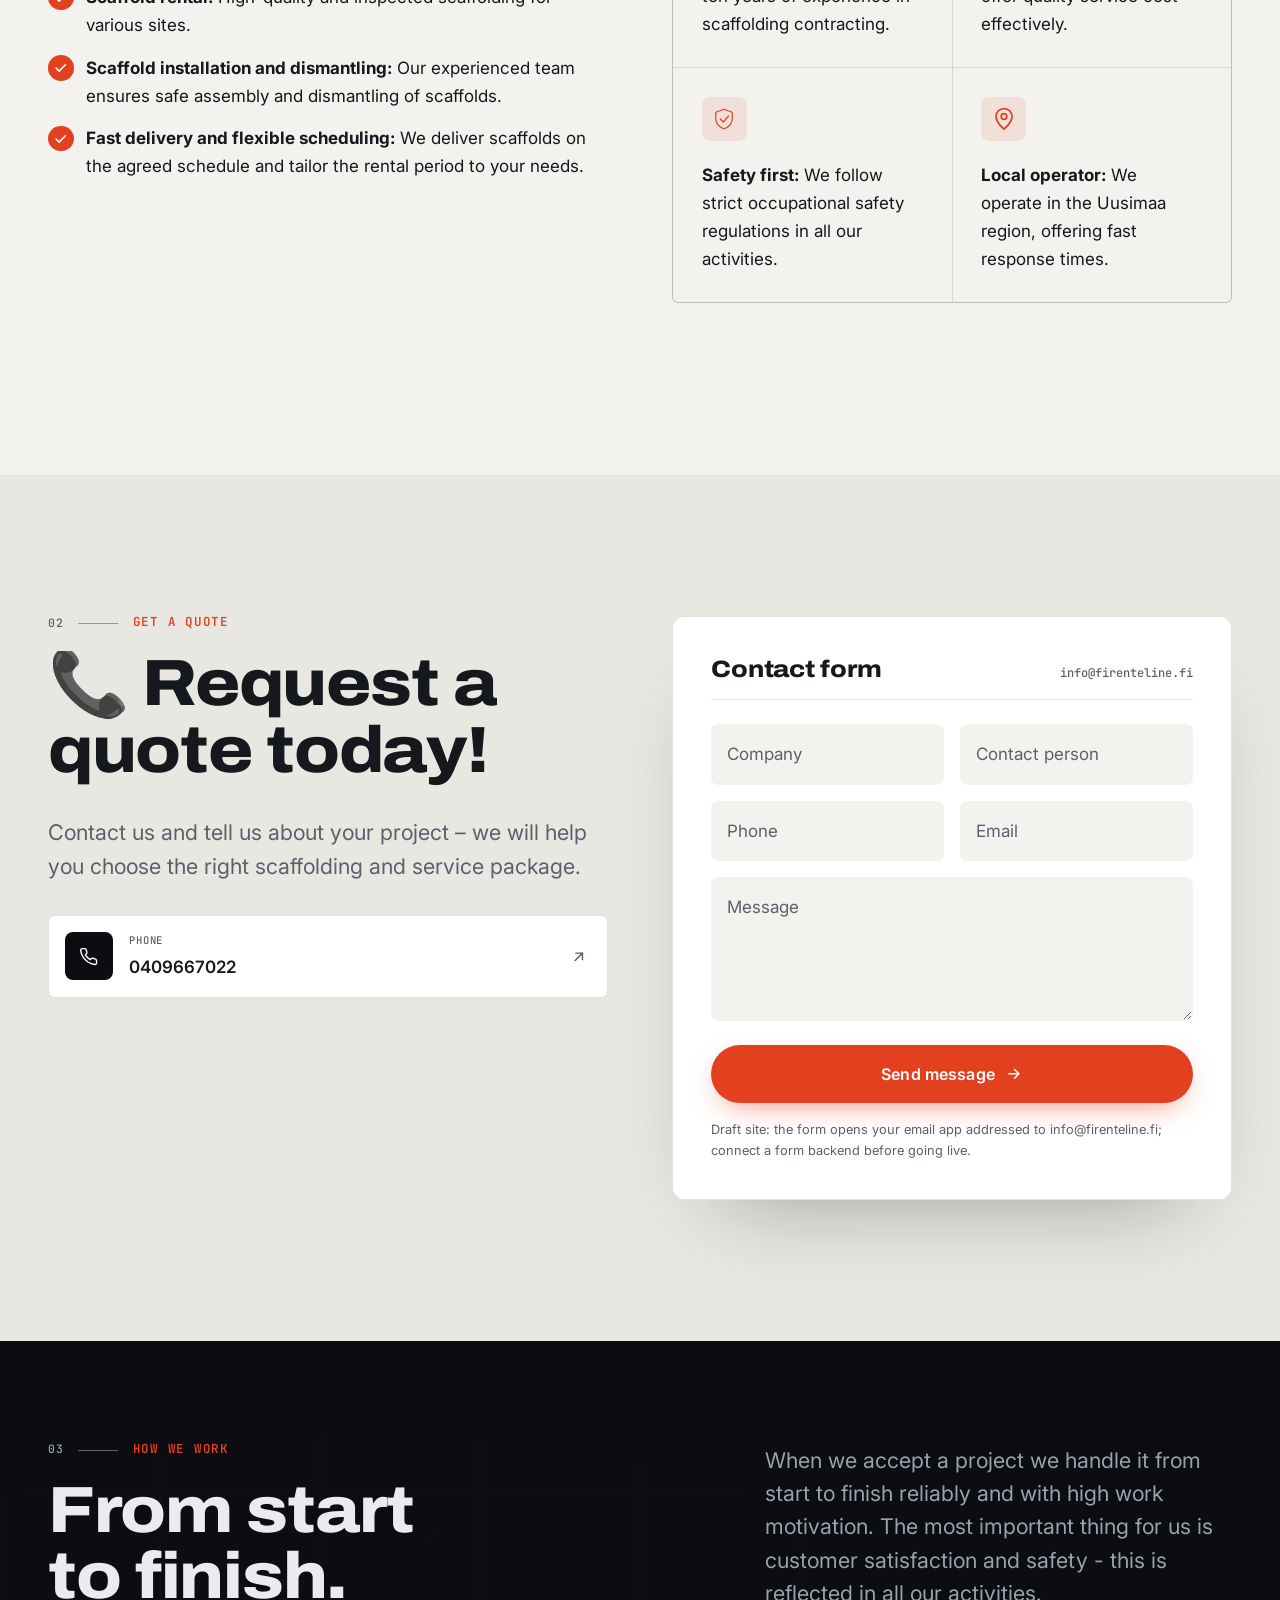
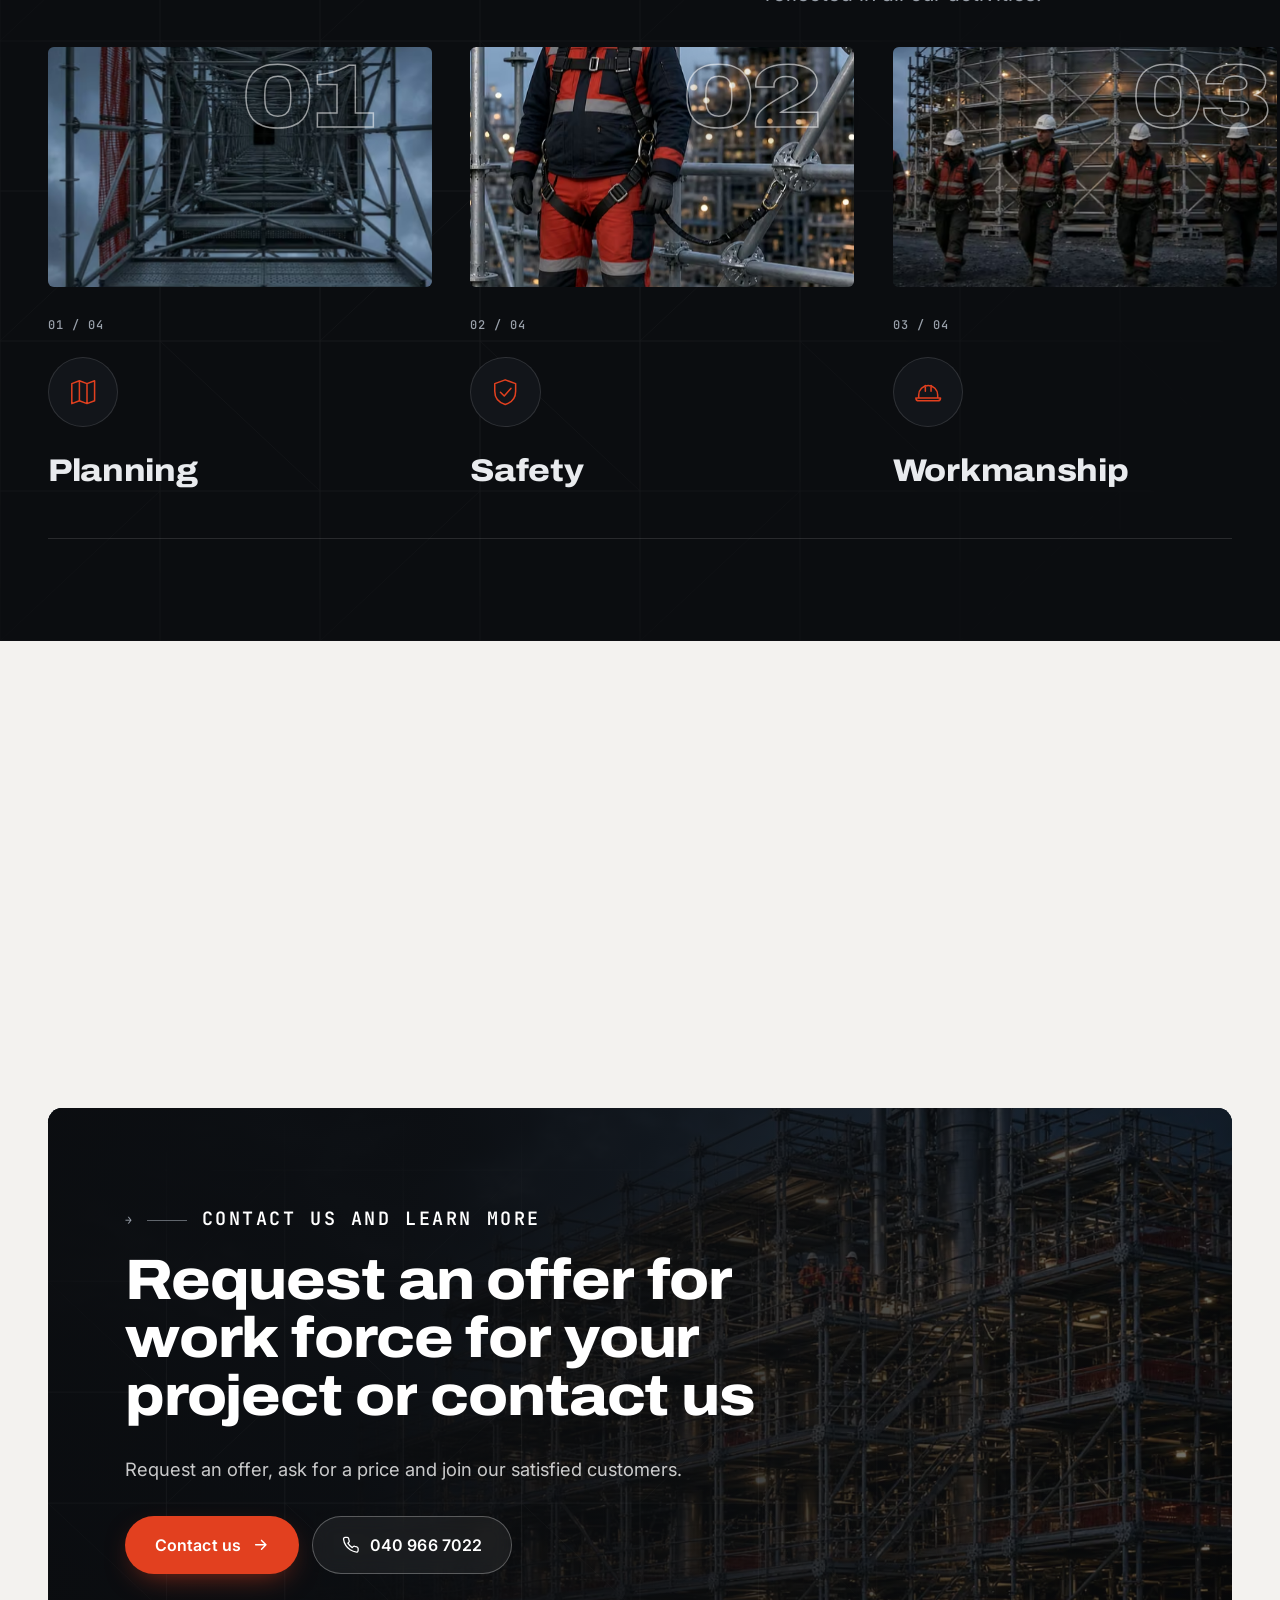
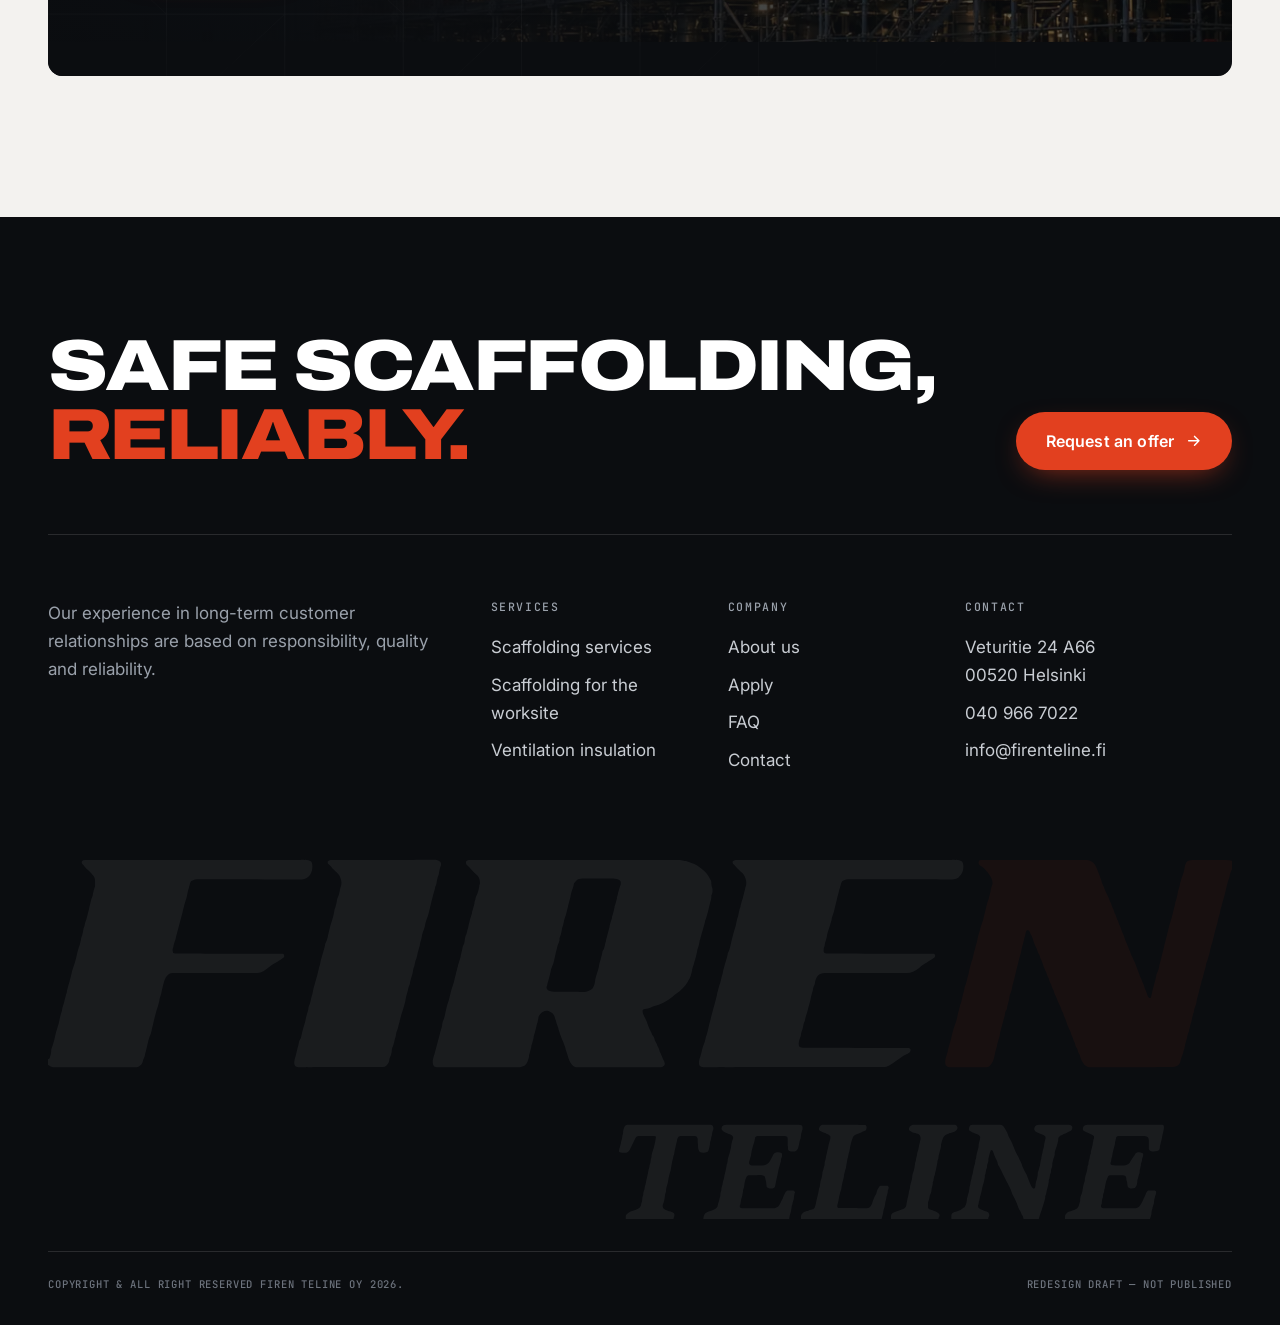
<file: telineettyomaalle.html>
<!doctype html><html lang="en"><head><meta charset="utf-8"><meta name="viewport" content="width=device-width,initial-scale=1,viewport-fit=cover">
<title>Scaffolding for the worksite – Firen Teline Oy</title><meta name="description" content="Scaffold rental, installation and dismantling for detached houses, row houses and small apartment buildings in Uusimaa."><meta name="theme-color" content="#0b0d10"><meta name="robots" content="noindex, nofollow"><meta name="color-scheme" content="dark light">
<meta property="og:type" content="website"><meta property="og:site_name" content="Firen Teline Oy"><meta property="og:title" content="Scaffolding for the worksite – Firen Teline Oy"><meta property="og:description" content="Scaffold rental, installation and dismantling for detached houses, row houses and small apartment buildings in Uusimaa."><meta property="og:image" content="assets/img/og.jpg"><meta name="twitter:card" content="summary_large_image">
<link rel="icon" href="favicon.svg" type="image/svg+xml"><link rel="alternate" hreflang="en" href="index.html"><link rel="alternate" hreflang="fi" href="fi/index.html">
<link rel="preconnect" href="https://fonts.googleapis.com"><link rel="preconnect" href="https://fonts.gstatic.com" crossorigin><link href="https://fonts.googleapis.com/css2?family=Archivo:wdth,wght@62..125,500..900&family=Inter:wght@400;500;600;700&family=JetBrains+Mono:wght@400;500&display=swap" rel="stylesheet">
<link rel="stylesheet" href="css/style.css"><script>document.documentElement.classList.add("js")</script></head><body>
<a class="skip" href="#main">Skip to content</a><div class="progress" aria-hidden="true"></div><div class="grain" aria-hidden="true"></div><div class="cursor" aria-hidden="true"><span class="cur-ring"><em></em></span><span class="cur-dot"></span></div><div class="curtain" aria-hidden="true"></div>
<header class="site"><div class="wrap bar"><a class="logo" href="index.html" aria-label="Firen Teline – front page"><img src="assets/img/logo-light.svg" alt="Firen Teline" width="132" height="41"></a>
<nav class="main" aria-label="Main"><ul><li><a href="index.html">Front page</a></li><li><a href="telinepalvelut.html">Scaffolding services</a></li><li><a href="telineettyomaalle.html" aria-current=page>Scaffolding for the worksite</a></li><li><a href="muut-palvelut.html">Ventilation insulation</a></li><li><a href="tyonhakijalle.html">Applications</a></li><li><a href="meista.html">About us</a></li></ul></nav>
<div class="hdr-r"><nav class="lang" aria-label="Language"><a href="fi/index.html" hreflang="fi">FI</a><a href="index.html" hreflang="en" aria-current=true>EN</a></nav>
<a class="hdr-tel" href="tel:+358409667022"><svg viewBox="0 0 24 24" fill="none" stroke="currentColor" stroke-width="1.75" stroke-linecap="round" stroke-linejoin="round" aria-hidden="true"><path d="M22 16.9v3a2 2 0 0 1-2.2 2 19.8 19.8 0 0 1-8.6-3.1 19.5 19.5 0 0 1-6-6A19.8 19.8 0 0 1 2.1 4.2 2 2 0 0 1 4.1 2h3a2 2 0 0 1 2 1.7c.1.9.4 1.8.7 2.7a2 2 0 0 1-.5 2.1L8 9.8a16 16 0 0 0 6 6l1.3-1.3a2 2 0 0 1 2.1-.4c.9.3 1.8.6 2.7.7a2 2 0 0 1 1.7 2z"/></svg><span>040 966 7022</span></a><a class="btn btn-red btn-sm mag" href="ota-yhteytta.html"><span>Contact us</span> <svg viewBox="0 0 24 24" fill="none" stroke="currentColor" stroke-width="2" stroke-linecap="round" stroke-linejoin="round" aria-hidden="true"><path d="M5 12h14M13 6l6 6-6 6"/></svg></a>
<button class="burger" aria-label="Menu" aria-expanded="false" aria-controls="menu"><span></span><span></span></button></div></div></header>
<div class="menu" id="menu" hidden><div class="wrap"><ul class="menu-big"><li><a href="index.html"><span class="mono">01</span>Front page</a></li><li><a href="telinepalvelut.html"><span class="mono">02</span>Scaffolding services</a></li><li><a href="telineettyomaalle.html" aria-current=page><span class="mono">03</span>Scaffolding for the worksite</a></li><li><a href="muut-palvelut.html"><span class="mono">04</span>Ventilation insulation</a></li><li><a href="tyonhakijalle.html"><span class="mono">05</span>Applications</a></li><li><a href="meista.html"><span class="mono">06</span>About us</a></li></ul><div class="menu-info"><a href="tel:+358409667022"><svg viewBox="0 0 24 24" fill="none" stroke="currentColor" stroke-width="1.75" stroke-linecap="round" stroke-linejoin="round" aria-hidden="true"><path d="M22 16.9v3a2 2 0 0 1-2.2 2 19.8 19.8 0 0 1-8.6-3.1 19.5 19.5 0 0 1-6-6A19.8 19.8 0 0 1 2.1 4.2 2 2 0 0 1 4.1 2h3a2 2 0 0 1 2 1.7c.1.9.4 1.8.7 2.7a2 2 0 0 1-.5 2.1L8 9.8a16 16 0 0 0 6 6l1.3-1.3a2 2 0 0 1 2.1-.4c.9.3 1.8.6 2.7.7a2 2 0 0 1 1.7 2z"/></svg>040 966 7022</a><a href="mailto:info@firenteline.fi"><svg viewBox="0 0 24 24" fill="none" stroke="currentColor" stroke-width="1.75" stroke-linecap="round" stroke-linejoin="round" aria-hidden="true"><rect x="2" y="4" width="20" height="16" rx="2"/><path d="m22 6-10 7L2 6"/></svg>info@firenteline.fi</a><a href="https://www.google.com/maps/search/?api=1&query=Veturitie+24+A+66,+00520+Helsinki" target="_blank" rel="noopener"><svg viewBox="0 0 24 24" fill="none" stroke="currentColor" stroke-width="1.75" stroke-linecap="round" stroke-linejoin="round" aria-hidden="true"><path d="M12 22s8-6.1 8-12.5A8 8 0 0 0 4 9.5C4 15.9 12 22 12 22z"/><circle cx="12" cy="9.5" r="2.8"/></svg>Veturitie 24 A66, 00520 Helsinki</a></div></div></div>
<main id="main"><section class="hero"><div class="hero-media" data-depth="1"><picture><source type="image/avif" srcset="assets/img/v3-worksite-640.avif 640w, assets/img/v3-worksite-960.avif 960w, assets/img/v3-worksite-1280.avif 1280w, assets/img/v3-worksite-1920.avif 1920w, assets/img/v3-worksite-2560.avif 2560w, assets/img/v3-worksite-3840.avif 3840w, assets/img/v3-worksite-5120.avif 5120w, assets/img/v3-worksite-7680.avif 7680w" sizes="100vw"><source type="image/webp" srcset="assets/img/v3-worksite-640.webp 640w, assets/img/v3-worksite-960.webp 960w, assets/img/v3-worksite-1280.webp 1280w, assets/img/v3-worksite-1920.webp 1920w, assets/img/v3-worksite-2560.webp 2560w, assets/img/v3-worksite-3840.webp 3840w, assets/img/v3-worksite-5120.webp 5120w, assets/img/v3-worksite-7680.webp 7680w" sizes="100vw"><img src="assets/img/v3-worksite-1280.webp" width="1280" height="960" alt="" fetchpriority="high" decoding="async"></picture></div><div class="hero-shade"></div><div class="sweep" aria-hidden="true"></div><svg class="bp" data-depth=".45" viewBox="0 0 1600 900" preserveAspectRatio="xMidYMid slice" aria-hidden="true"><g stroke="currentColor" stroke-width="1" fill="none" vector-effect="non-scaling-stroke"><path d="M0 0V900"/><path d="M160 0V900"/><path d="M320 0V900"/><path d="M480 0V900"/><path d="M640 0V900"/><path d="M800 0V900"/><path d="M960 0V900"/><path d="M1120 0V900"/><path d="M1280 0V900"/><path d="M1440 0V900"/><path d="M1600 0V900"/><path d="M0 0H1600"/><path d="M0 150H1600"/><path d="M0 300H1600"/><path d="M0 450H1600"/><path d="M0 600H1600"/><path d="M0 750H1600"/><path d="M0 900H1600"/></g><g stroke="currentColor" stroke-width="1" fill="none" opacity=".55"><path d="M0 0l160 150"/><path d="M0 300l160 150"/><path d="M0 600l160 150"/><path d="M320 0l160 150"/><path d="M320 300l160 150"/><path d="M320 600l160 150"/><path d="M640 0l160 150"/><path d="M640 300l160 150"/><path d="M640 600l160 150"/><path d="M960 0l160 150"/><path d="M960 300l160 150"/><path d="M960 600l160 150"/><path d="M1280 0l160 150"/><path d="M1280 300l160 150"/><path d="M1280 600l160 150"/><path d="M320 150l-160 150"/><path d="M320 450l-160 150"/><path d="M320 750l-160 150"/><path d="M640 150l-160 150"/><path d="M640 450l-160 150"/><path d="M640 750l-160 150"/><path d="M960 150l-160 150"/><path d="M960 450l-160 150"/><path d="M960 750l-160 150"/><path d="M1280 150l-160 150"/><path d="M1280 450l-160 150"/><path d="M1280 750l-160 150"/><path d="M1600 150l-160 150"/><path d="M1600 450l-160 150"/><path d="M1600 750l-160 150"/></g></svg>
<div class="wrap hero-in" data-depth="-.25"><nav class="crumbs mono" aria-label="Breadcrumb"><a href="index.html">Front page</a><span>/</span><span>Scaffolding for the worksite</span></nav><p class="kicker mono"><i></i>Firen Teline Oy · Helsinki</p><h1 class="display" data-split="chars">Scaffolding installation and rental</h1><p class="lead">Reliable scaffolding services for construction and renovation.</p><div class="ctas"><a class="btn btn-red btn-lg mag" href="#offer"><span>Request a quote</span> <svg viewBox="0 0 24 24" fill="none" stroke="currentColor" stroke-width="2" stroke-linecap="round" stroke-linejoin="round" aria-hidden="true"><path d="M5 12h14M13 6l6 6-6 6"/></svg></a><a class="btn btn-glass btn-lg" href="tel:+358409667022"><svg viewBox="0 0 24 24" fill="none" stroke="currentColor" stroke-width="1.75" stroke-linecap="round" stroke-linejoin="round" aria-hidden="true"><path d="M22 16.9v3a2 2 0 0 1-2.2 2 19.8 19.8 0 0 1-8.6-3.1 19.5 19.5 0 0 1-6-6A19.8 19.8 0 0 1 2.1 4.2 2 2 0 0 1 4.1 2h3a2 2 0 0 1 2 1.7c.1.9.4 1.8.7 2.7a2 2 0 0 1-.5 2.1L8 9.8a16 16 0 0 0 6 6l1.3-1.3a2 2 0 0 1 2.1-.4c.9.3 1.8.6 2.7.7a2 2 0 0 1 1.7 2z"/></svg> 0409667022</a></div></div>
<div class="hero-meta mono" aria-hidden="true"><span>60.20° N · 24.93° E</span></div></section>
<section><div class="wrap split top"><div class="prose reveal"><div class="sh  reveal"><div class="sh-l"><p class="eyebrow"><span class="mono">01</span>Scaffolding for the worksite</p><h2 data-split>Reliable scaffolding services for construction and renovation.</h2></div></div>
<p class="lead">We offer safe and high-quality scaffolding for the renovation and construction of detached houses, row houses, and small apartment buildings. Our service includes scaffold rental as well as professional installation and dismantling.</p>
<h3>Our services</h3><ul class="checks"><li><svg viewBox="0 0 24 24" fill="none" stroke="currentColor" stroke-width="2.2" stroke-linecap="round" stroke-linejoin="round" aria-hidden="true"><path d="m5 12.5 4.5 4.5L19 7.5"/></svg><span><b>Scaffold rental:</b> High-quality and inspected scaffolding for various sites.</span></li><li><svg viewBox="0 0 24 24" fill="none" stroke="currentColor" stroke-width="2.2" stroke-linecap="round" stroke-linejoin="round" aria-hidden="true"><path d="m5 12.5 4.5 4.5L19 7.5"/></svg><span><b>Scaffold installation and dismantling:</b> Our experienced team ensures safe assembly and dismantling of scaffolds.</span></li><li><svg viewBox="0 0 24 24" fill="none" stroke="currentColor" stroke-width="2.2" stroke-linecap="round" stroke-linejoin="round" aria-hidden="true"><path d="m5 12.5 4.5 4.5L19 7.5"/></svg><span><b>Fast delivery and flexible scheduling:</b> We deliver scaffolds on the agreed schedule and tailor the rental period to your needs.</span></li></ul></div>
<div><div class="frame reveal d1 "><picture><source type="image/avif" srcset="assets/img/v3-worksite-640.avif 640w, assets/img/v3-worksite-960.avif 960w, assets/img/v3-worksite-1280.avif 1280w, assets/img/v3-worksite-1920.avif 1920w, assets/img/v3-worksite-2560.avif 2560w, assets/img/v3-worksite-3840.avif 3840w, assets/img/v3-worksite-5120.avif 5120w, assets/img/v3-worksite-7680.avif 7680w" sizes="(max-width:900px) 100vw, 45vw"><source type="image/webp" srcset="assets/img/v3-worksite-640.webp 640w, assets/img/v3-worksite-960.webp 960w, assets/img/v3-worksite-1280.webp 1280w, assets/img/v3-worksite-1920.webp 1920w, assets/img/v3-worksite-2560.webp 2560w, assets/img/v3-worksite-3840.webp 3840w, assets/img/v3-worksite-5120.webp 5120w, assets/img/v3-worksite-7680.webp 7680w" sizes="(max-width:900px) 100vw, 45vw"><img src="assets/img/v3-worksite-1280.webp" width="1280" height="960" alt="Facade frame scaffolding on an apartment building, Firen Teline" loading="lazy" decoding="async"></picture><span class="corner c1"></span><span class="corner c2"></span></div>
<h3 class="mt reveal">Why choose us?</h3><div class="feature-grid two"><div class="feat reveal"><div class="fi"><svg viewBox="0 0 32 32" fill="none" stroke="currentColor" stroke-width="1.6" stroke-linecap="round" stroke-linejoin="round" aria-hidden="true"><path d="M4 22h24M6 22v-3a10 10 0 0 1 20 0v3M13 9v6M19 9v6M3 22c0 2 1 3 3 3h20c2 0 3-1 3-3"/></svg></div><p><b>Professional service:</b> Over ten years of experience in scaffolding contracting.</p></div><div class="feat reveal d1"><div class="fi"><svg viewBox="0 0 24 24" fill="none" stroke="currentColor" stroke-width="1.75" stroke-linecap="round" stroke-linejoin="round" aria-hidden="true"><path d="M13 2 4 14h7l-1 8 9-12h-7z"/></svg></div><p><b>Competitive prices:</b> We offer quality service cost-effectively.</p></div><div class="feat reveal"><div class="fi"><svg viewBox="0 0 32 32" fill="none" stroke="currentColor" stroke-width="1.6" stroke-linecap="round" stroke-linejoin="round" aria-hidden="true"><path d="M16 3 5 7v8c0 7 4.7 12 11 14 6.3-2 11-7 11-14V7z"/><path d="m11 16 4 4 7-8"/></svg></div><p><b>Safety first:</b> We follow strict occupational safety regulations in all our activities.</p></div><div class="feat reveal d1"><div class="fi"><svg viewBox="0 0 24 24" fill="none" stroke="currentColor" stroke-width="1.75" stroke-linecap="round" stroke-linejoin="round" aria-hidden="true"><path d="M12 22s8-6.1 8-12.5A8 8 0 0 0 4 9.5C4 15.9 12 22 12 22z"/><circle cx="12" cy="9.5" r="2.8"/></svg></div><p><b>Local operator:</b> We operate in the Uusimaa region, offering fast response times.</p></div></div></div></div></section>
<section id="offer" class="alt"><div class="wrap split top"><div class="reveal"><div class="sh  reveal"><div class="sh-l"><p class="eyebrow"><span class="mono">02</span>Get a quote</p><h2 data-split>📞 Request a quote today!</h2></div></div><p class="lead">Contact us and tell us about your project – we will help you choose the right scaffolding and service package.</p><div class="cinfo"><a href="tel:+358409667022"><span class="ci"><svg viewBox="0 0 24 24" fill="none" stroke="currentColor" stroke-width="1.75" stroke-linecap="round" stroke-linejoin="round" aria-hidden="true"><path d="M22 16.9v3a2 2 0 0 1-2.2 2 19.8 19.8 0 0 1-8.6-3.1 19.5 19.5 0 0 1-6-6A19.8 19.8 0 0 1 2.1 4.2 2 2 0 0 1 4.1 2h3a2 2 0 0 1 2 1.7c.1.9.4 1.8.7 2.7a2 2 0 0 1-.5 2.1L8 9.8a16 16 0 0 0 6 6l1.3-1.3a2 2 0 0 1 2.1-.4c.9.3 1.8.6 2.7.7a2 2 0 0 1 1.7 2z"/></svg></span><span><small class="mono">Phone</small><b>0409667022</b></span><span class="go"><svg viewBox="0 0 24 24" fill="none" stroke="currentColor" stroke-width="2" stroke-linecap="round" stroke-linejoin="round" aria-hidden="true"><path d="M7 17 17 7M8 7h9v9"/></svg></span></a></div></div><form class="f reveal d1" data-subject="Contact form – firenteline.fi"><div class="f-h"><h3>Contact form</h3><span class="mono">info@firenteline.fi</span></div><div class="fld"><input id="company" name="company" type="text" placeholder=" "><label for="company">Company</label></div><div class="fld"><input id="person" name="person" type="text" placeholder=" "><label for="person">Contact person</label></div><div class="fld"><input id="phone" name="phone" type="tel" placeholder=" "><label for="phone">Phone</label></div><div class="fld"><input id="email" name="email" type="email" placeholder=" "><label for="email">Email</label></div><div class="fld full"><textarea id="message" name="message" placeholder=" "></textarea><label for="message">Message</label></div>
<button class="btn btn-red btn-lg full mag" type="submit"><span>Send message</span> <svg viewBox="0 0 24 24" fill="none" stroke="currentColor" stroke-width="2" stroke-linecap="round" stroke-linejoin="round" aria-hidden="true"><path d="M5 12h14M13 6l6 6-6 6"/></svg></button><p class="note">Draft site: the form opens your email app addressed to info@firenteline.fi; connect a form backend before going live.</p></form></div></section>
<section class="dark process-s" data-hscroll><svg class="bp bp-soft" viewBox="0 0 1600 900" preserveAspectRatio="xMidYMid slice" aria-hidden="true"><g stroke="currentColor" stroke-width="1" fill="none" vector-effect="non-scaling-stroke"><path d="M0 0V900"/><path d="M160 0V900"/><path d="M320 0V900"/><path d="M480 0V900"/><path d="M640 0V900"/><path d="M800 0V900"/><path d="M960 0V900"/><path d="M1120 0V900"/><path d="M1280 0V900"/><path d="M1440 0V900"/><path d="M1600 0V900"/><path d="M0 0H1600"/><path d="M0 150H1600"/><path d="M0 300H1600"/><path d="M0 450H1600"/><path d="M0 600H1600"/><path d="M0 750H1600"/><path d="M0 900H1600"/></g><g stroke="currentColor" stroke-width="1" fill="none" opacity=".55"><path d="M0 0l160 150"/><path d="M0 300l160 150"/><path d="M0 600l160 150"/><path d="M320 0l160 150"/><path d="M320 300l160 150"/><path d="M320 600l160 150"/><path d="M640 0l160 150"/><path d="M640 300l160 150"/><path d="M640 600l160 150"/><path d="M960 0l160 150"/><path d="M960 300l160 150"/><path d="M960 600l160 150"/><path d="M1280 0l160 150"/><path d="M1280 300l160 150"/><path d="M1280 600l160 150"/><path d="M320 150l-160 150"/><path d="M320 450l-160 150"/><path d="M320 750l-160 150"/><path d="M640 150l-160 150"/><path d="M640 450l-160 150"/><path d="M640 750l-160 150"/><path d="M960 150l-160 150"/><path d="M960 450l-160 150"/><path d="M960 750l-160 150"/><path d="M1280 150l-160 150"/><path d="M1280 450l-160 150"/><path d="M1280 750l-160 150"/><path d="M1600 150l-160 150"/><path d="M1600 450l-160 150"/><path d="M1600 750l-160 150"/></g></svg><div class="wrap"><div class="sh  reveal"><div class="sh-l"><p class="eyebrow"><span class="mono">03</span>How we work</p><h2 data-split>From start to finish.</h2></div><p class=lead>When we accept a project we handle it from start to finish reliably and with high work motivation. The most important thing for us is customer satisfaction and safety - this is reflected in all our activities.</p></div></div><div class="hs-view"><ol class="process"><span class="pline" aria-hidden="true"><i></i></span><li class="step reveal d0"><div class="step-img"><picture><source type="image/avif" srcset="assets/img/v3-grid-640.avif 640w, assets/img/v3-grid-960.avif 960w, assets/img/v3-grid-1280.avif 1280w, assets/img/v3-grid-1920.avif 1920w, assets/img/v3-grid-2560.avif 2560w, assets/img/v3-grid-3840.avif 3840w, assets/img/v3-grid-5120.avif 5120w, assets/img/v3-grid-7680.avif 7680w" sizes="(max-width:760px) 50vw, 40vw"><source type="image/webp" srcset="assets/img/v3-grid-640.webp 640w, assets/img/v3-grid-960.webp 960w, assets/img/v3-grid-1280.webp 1280w, assets/img/v3-grid-1920.webp 1920w, assets/img/v3-grid-2560.webp 2560w, assets/img/v3-grid-3840.webp 3840w, assets/img/v3-grid-5120.webp 5120w, assets/img/v3-grid-7680.webp 7680w" sizes="(max-width:760px) 50vw, 40vw"><img src="assets/img/v3-grid-1280.webp" width="1280" height="720" alt="" loading="lazy" decoding="async"></picture></div><span class="mono">01 / 04</span><div class="dot"><svg viewBox="0 0 32 32" fill="none" stroke="currentColor" stroke-width="1.6" stroke-linecap="round" stroke-linejoin="round" aria-hidden="true"><path d="M4 7l8-3 8 3 8-3v21l-8 3-8-3-8 3zM12 4v21M20 7v21"/></svg></div><h3>Planning</h3><b class="step-n" aria-hidden="true">01</b></li><li class="step reveal d1"><div class="step-img"><picture><source type="image/avif" srcset="assets/img/v3-scaffolder-640.avif 640w, assets/img/v3-scaffolder-960.avif 960w, assets/img/v3-scaffolder-1280.avif 1280w, assets/img/v3-scaffolder-1920.avif 1920w, assets/img/v3-scaffolder-2560.avif 2560w, assets/img/v3-scaffolder-3840.avif 3840w, assets/img/v3-scaffolder-5120.avif 5120w, assets/img/v3-scaffolder-5760.avif 5760w" sizes="(max-width:760px) 50vw, 40vw"><source type="image/webp" srcset="assets/img/v3-scaffolder-640.webp 640w, assets/img/v3-scaffolder-960.webp 960w, assets/img/v3-scaffolder-1280.webp 1280w, assets/img/v3-scaffolder-1920.webp 1920w, assets/img/v3-scaffolder-2560.webp 2560w, assets/img/v3-scaffolder-3840.webp 3840w, assets/img/v3-scaffolder-5120.webp 5120w, assets/img/v3-scaffolder-5760.webp 5760w" sizes="(max-width:760px) 50vw, 40vw"><img src="assets/img/v3-scaffolder-1280.webp" width="1280" height="1707" alt="" loading="lazy" decoding="async"></picture></div><span class="mono">02 / 04</span><div class="dot"><svg viewBox="0 0 32 32" fill="none" stroke="currentColor" stroke-width="1.6" stroke-linecap="round" stroke-linejoin="round" aria-hidden="true"><path d="M16 3 5 7v8c0 7 4.7 12 11 14 6.3-2 11-7 11-14V7z"/><path d="m11 16 4 4 7-8"/></svg></div><h3>Safety</h3><b class="step-n" aria-hidden="true">02</b></li><li class="step reveal d2"><div class="step-img"><picture><source type="image/avif" srcset="assets/img/v3-team-640.avif 640w, assets/img/v3-team-960.avif 960w, assets/img/v3-team-1280.avif 1280w, assets/img/v3-team-1920.avif 1920w, assets/img/v3-team-2560.avif 2560w, assets/img/v3-team-3840.avif 3840w, assets/img/v3-team-5120.avif 5120w, assets/img/v3-team-7680.avif 7680w" sizes="(max-width:760px) 50vw, 40vw"><source type="image/webp" srcset="assets/img/v3-team-640.webp 640w, assets/img/v3-team-960.webp 960w, assets/img/v3-team-1280.webp 1280w, assets/img/v3-team-1920.webp 1920w, assets/img/v3-team-2560.webp 2560w, assets/img/v3-team-3840.webp 3840w, assets/img/v3-team-5120.webp 5120w, assets/img/v3-team-7680.webp 7680w" sizes="(max-width:760px) 50vw, 40vw"><img src="assets/img/v3-team-1280.webp" width="1280" height="720" alt="" loading="lazy" decoding="async"></picture></div><span class="mono">03 / 04</span><div class="dot"><svg viewBox="0 0 32 32" fill="none" stroke="currentColor" stroke-width="1.6" stroke-linecap="round" stroke-linejoin="round" aria-hidden="true"><path d="M4 22h24M6 22v-3a10 10 0 0 1 20 0v3M13 9v6M19 9v6M3 22c0 2 1 3 3 3h20c2 0 3-1 3-3"/></svg></div><h3>Workmanship</h3><b class="step-n" aria-hidden="true">03</b></li><li class="step reveal d3"><div class="step-img"><picture><source type="image/avif" srcset="assets/img/v3-scaffolding-640.avif 640w, assets/img/v3-scaffolding-960.avif 960w, assets/img/v3-scaffolding-1280.avif 1280w, assets/img/v3-scaffolding-1920.avif 1920w, assets/img/v3-scaffolding-2560.avif 2560w, assets/img/v3-scaffolding-3840.avif 3840w, assets/img/v3-scaffolding-5120.avif 5120w, assets/img/v3-scaffolding-7680.avif 7680w" sizes="(max-width:760px) 50vw, 40vw"><source type="image/webp" srcset="assets/img/v3-scaffolding-640.webp 640w, assets/img/v3-scaffolding-960.webp 960w, assets/img/v3-scaffolding-1280.webp 1280w, assets/img/v3-scaffolding-1920.webp 1920w, assets/img/v3-scaffolding-2560.webp 2560w, assets/img/v3-scaffolding-3840.webp 3840w, assets/img/v3-scaffolding-5120.webp 5120w, assets/img/v3-scaffolding-7680.webp 7680w" sizes="(max-width:760px) 50vw, 40vw"><img src="assets/img/v3-scaffolding-1280.webp" width="1280" height="960" alt="" loading="lazy" decoding="async"></picture></div><span class="mono">04 / 04</span><div class="dot"><svg viewBox="0 0 32 32" fill="none" stroke="currentColor" stroke-width="1.6" stroke-linecap="round" stroke-linejoin="round" aria-hidden="true"><circle cx="16" cy="17" r="11"/><path d="M16 11v6l4 3M12 3h8"/></svg></div><h3>Efficiency</h3><b class="step-n" aria-hidden="true">04</b></li></ol></div></section><section class="cta-s"><div class="wrap"><div class="cta reveal"><picture class="cta-bg" data-parallax=.1><source type="image/avif" srcset="assets/img/v3-hero-640.avif 640w, assets/img/v3-hero-960.avif 960w, assets/img/v3-hero-1280.avif 1280w, assets/img/v3-hero-1920.avif 1920w, assets/img/v3-hero-2560.avif 2560w, assets/img/v3-hero-3840.avif 3840w, assets/img/v3-hero-5120.avif 5120w, assets/img/v3-hero-7680.avif 7680w" sizes="(max-width:1440px) 100vw, 1440px"><source type="image/webp" srcset="assets/img/v3-hero-640.webp 640w, assets/img/v3-hero-960.webp 960w, assets/img/v3-hero-1280.webp 1280w, assets/img/v3-hero-1920.webp 1920w, assets/img/v3-hero-2560.webp 2560w, assets/img/v3-hero-3840.webp 3840w, assets/img/v3-hero-5120.webp 5120w, assets/img/v3-hero-7680.webp 7680w" sizes="(max-width:1440px) 100vw, 1440px"><img src="assets/img/v3-hero-1280.webp" width="1280" height="720" alt="" loading="lazy" decoding="async"></picture><div class="cta-shade"></div><svg class="bp" viewBox="0 0 1600 900" preserveAspectRatio="xMidYMid slice" aria-hidden="true"><g stroke="currentColor" stroke-width="1" fill="none" vector-effect="non-scaling-stroke"><path d="M0 0V900"/><path d="M160 0V900"/><path d="M320 0V900"/><path d="M480 0V900"/><path d="M640 0V900"/><path d="M800 0V900"/><path d="M960 0V900"/><path d="M1120 0V900"/><path d="M1280 0V900"/><path d="M1440 0V900"/><path d="M1600 0V900"/><path d="M0 0H1600"/><path d="M0 150H1600"/><path d="M0 300H1600"/><path d="M0 450H1600"/><path d="M0 600H1600"/><path d="M0 750H1600"/><path d="M0 900H1600"/></g><g stroke="currentColor" stroke-width="1" fill="none" opacity=".55"><path d="M0 0l160 150"/><path d="M0 300l160 150"/><path d="M0 600l160 150"/><path d="M320 0l160 150"/><path d="M320 300l160 150"/><path d="M320 600l160 150"/><path d="M640 0l160 150"/><path d="M640 300l160 150"/><path d="M640 600l160 150"/><path d="M960 0l160 150"/><path d="M960 300l160 150"/><path d="M960 600l160 150"/><path d="M1280 0l160 150"/><path d="M1280 300l160 150"/><path d="M1280 600l160 150"/><path d="M320 150l-160 150"/><path d="M320 450l-160 150"/><path d="M320 750l-160 150"/><path d="M640 150l-160 150"/><path d="M640 450l-160 150"/><path d="M640 750l-160 150"/><path d="M960 150l-160 150"/><path d="M960 450l-160 150"/><path d="M960 750l-160 150"/><path d="M1280 150l-160 150"/><path d="M1280 450l-160 150"/><path d="M1280 750l-160 150"/><path d="M1600 150l-160 150"/><path d="M1600 450l-160 150"/><path d="M1600 750l-160 150"/></g></svg>
<div class="cta-in"><p class="eyebrow light"><span class="mono">→</span>Contact us and learn more</p><h2 data-split>Request an offer for work force for your project or contact us</h2><p>Request an offer, ask for a price and join our satisfied customers.</p>
<div class="acts"><a class="btn btn-red btn-lg mag" href="ota-yhteytta.html"><span>Contact us</span> <svg viewBox="0 0 24 24" fill="none" stroke="currentColor" stroke-width="2" stroke-linecap="round" stroke-linejoin="round" aria-hidden="true"><path d="M5 12h14M13 6l6 6-6 6"/></svg></a><a class="btn btn-glass btn-lg" href="tel:+358409667022"><svg viewBox="0 0 24 24" fill="none" stroke="currentColor" stroke-width="1.75" stroke-linecap="round" stroke-linejoin="round" aria-hidden="true"><path d="M22 16.9v3a2 2 0 0 1-2.2 2 19.8 19.8 0 0 1-8.6-3.1 19.5 19.5 0 0 1-6-6A19.8 19.8 0 0 1 2.1 4.2 2 2 0 0 1 4.1 2h3a2 2 0 0 1 2 1.7c.1.9.4 1.8.7 2.7a2 2 0 0 1-.5 2.1L8 9.8a16 16 0 0 0 6 6l1.3-1.3a2 2 0 0 1 2.1-.4c.9.3 1.8.6 2.7.7a2 2 0 0 1 1.7 2z"/></svg> 040 966 7022</a></div></div></div></div></section></main>
<footer class="site"><div class="wrap">
<div class="f-cta"><p class="f-big">Safe scaffolding,<br><em>reliably.</em></p><a class="btn btn-red btn-lg mag" href="ota-yhteytta.html"><span>Request an offer</span> <svg viewBox="0 0 24 24" fill="none" stroke="currentColor" stroke-width="2" stroke-linecap="round" stroke-linejoin="round" aria-hidden="true"><path d="M5 12h14M13 6l6 6-6 6"/></svg></a></div>
<div class="cols"><div><p class="f-about">Our experience in long-term customer relationships are based on responsibility, quality and reliability.</p></div>
<div><h4>Services</h4><ul><li><a href="telinepalvelut.html">Scaffolding services</a></li><li><a href="telineettyomaalle.html">Scaffolding for the worksite</a></li><li><a href="muut-palvelut.html">Ventilation insulation</a></li></ul></div>
<div><h4>Company</h4><ul><li><a href="meista.html">About us</a></li><li><a href="tyonhakijalle.html">Apply</a></li><li><a href="index.html#faq">FAQ</a></li><li><a href="ota-yhteytta.html">Contact</a></li></ul></div>
<div><h4>Contact</h4><ul><li><a href="https://www.google.com/maps/search/?api=1&query=Veturitie+24+A+66,+00520+Helsinki" target="_blank" rel="noopener">Veturitie 24 A66<br>00520 Helsinki</a></li><li><a href="tel:+358409667022">040 966 7022</a></li><li><a href="mailto:info@firenteline.fi">info@firenteline.fi</a></li></ul></div></div>
<img class="f-mark" src="assets/img/logo-light.svg" alt="" width="4000" height="1232" loading="lazy">
<div class="bottom mono"><span>Copyright &amp; All Right Reserved Firen teline Oy 2026.</span><span>Redesign draft — not published</span></div></div></footer>
<div class="actionbar"><a class="btn btn-ghost" href="tel:+358409667022"><svg viewBox="0 0 24 24" fill="none" stroke="currentColor" stroke-width="1.75" stroke-linecap="round" stroke-linejoin="round" aria-hidden="true"><path d="M22 16.9v3a2 2 0 0 1-2.2 2 19.8 19.8 0 0 1-8.6-3.1 19.5 19.5 0 0 1-6-6A19.8 19.8 0 0 1 2.1 4.2 2 2 0 0 1 4.1 2h3a2 2 0 0 1 2 1.7c.1.9.4 1.8.7 2.7a2 2 0 0 1-.5 2.1L8 9.8a16 16 0 0 0 6 6l1.3-1.3a2 2 0 0 1 2.1-.4c.9.3 1.8.6 2.7.7a2 2 0 0 1 1.7 2z"/></svg><span>Call</span></a><a class="btn btn-red" href="ota-yhteytta.html"><span>Request an offer</span> <svg viewBox="0 0 24 24" fill="none" stroke="currentColor" stroke-width="2" stroke-linecap="round" stroke-linejoin="round" aria-hidden="true"><path d="M5 12h14M13 6l6 6-6 6"/></svg></a></div>
<script src="js/vendor/gsap-3.15.0.min.js" defer></script><script src="js/vendor/ScrollTrigger-3.15.0.min.js" defer></script><script src="js/vendor/lenis-1.3.27.min.js" defer></script><script src="js/main.js" defer></script></body></html>
</file>
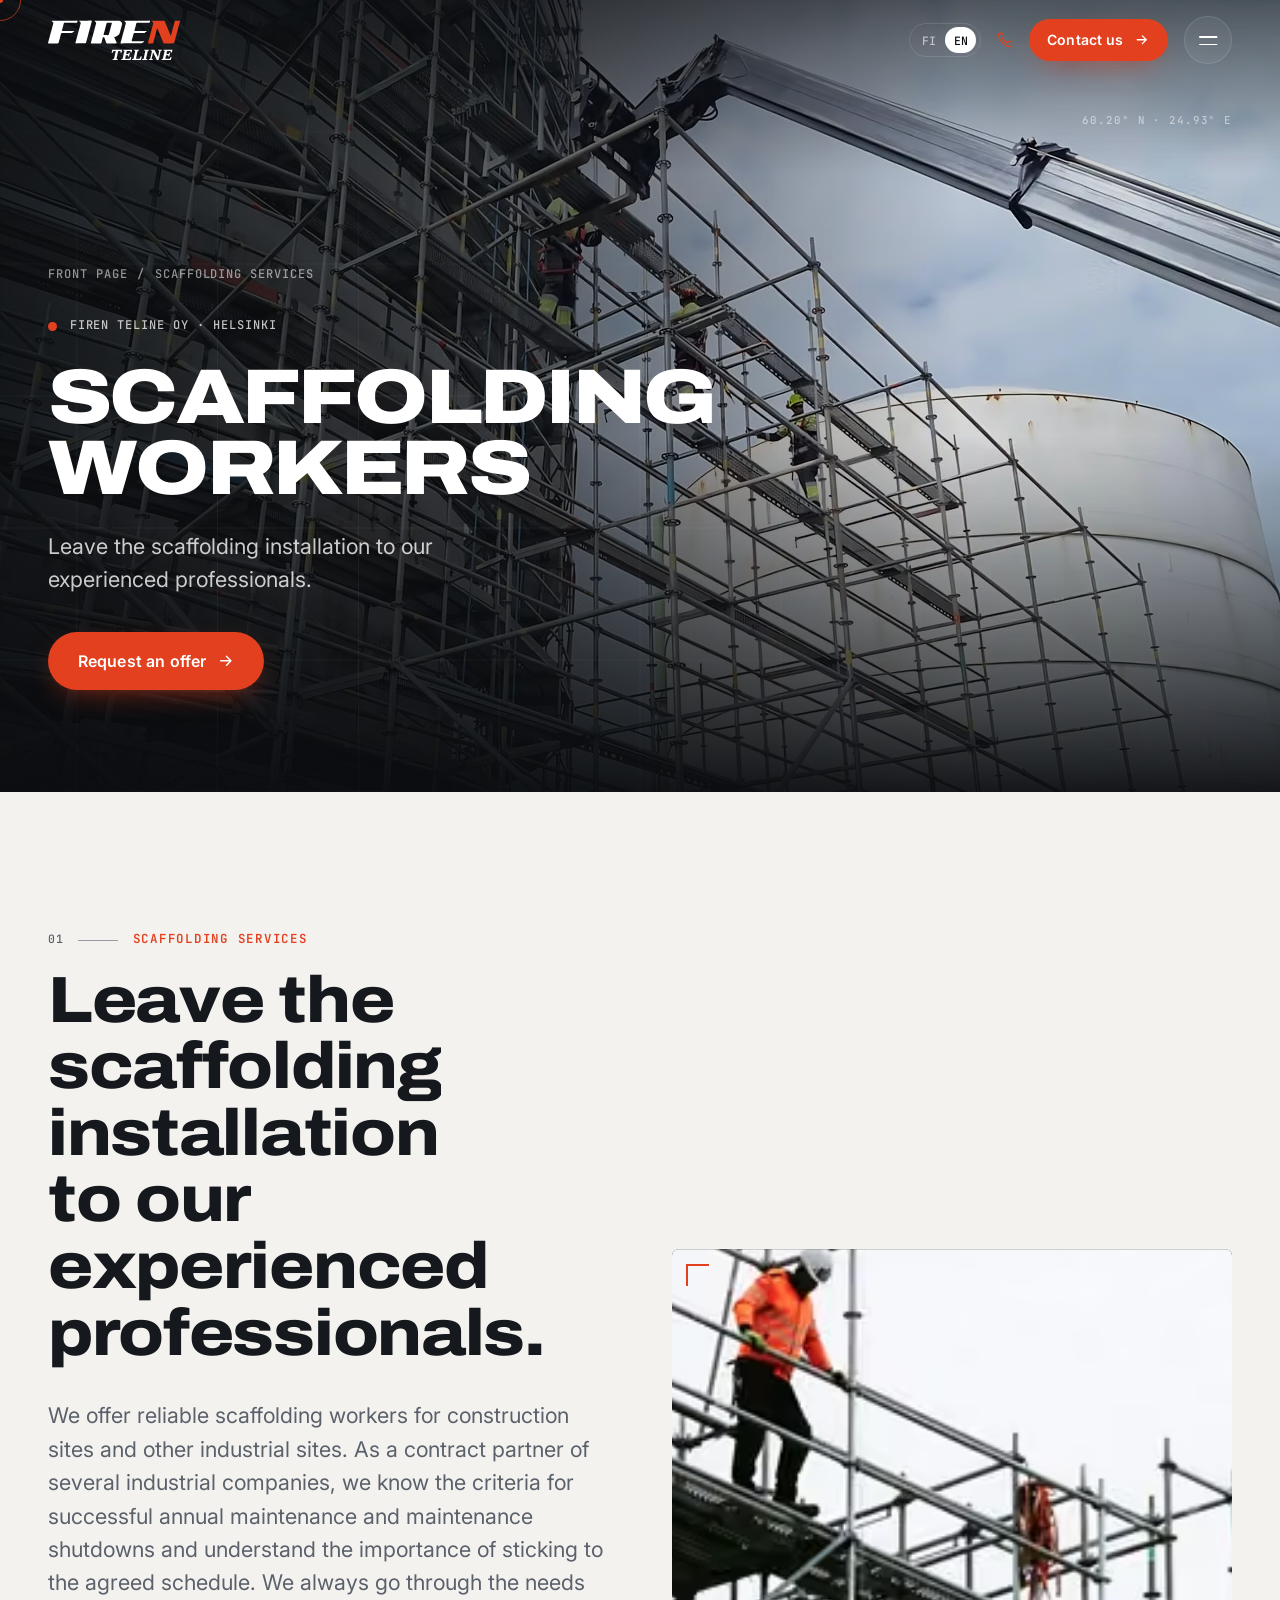
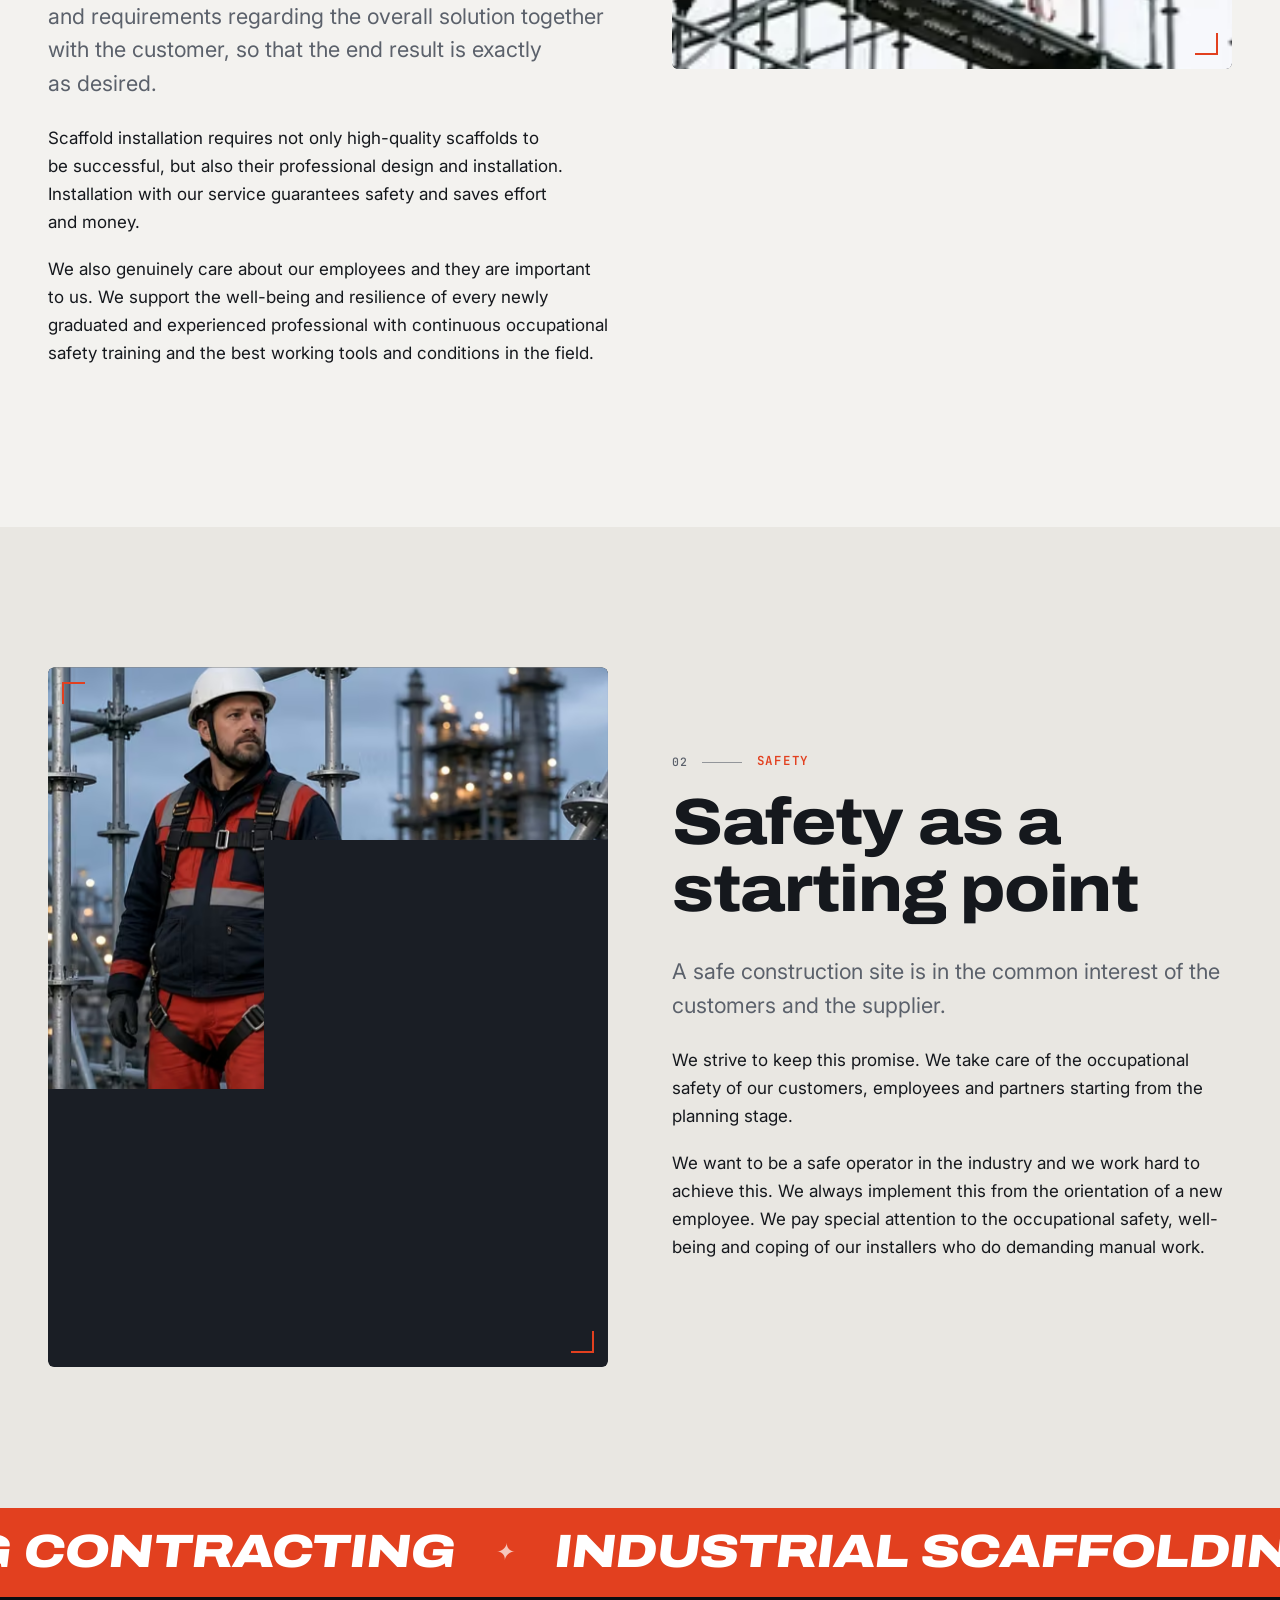
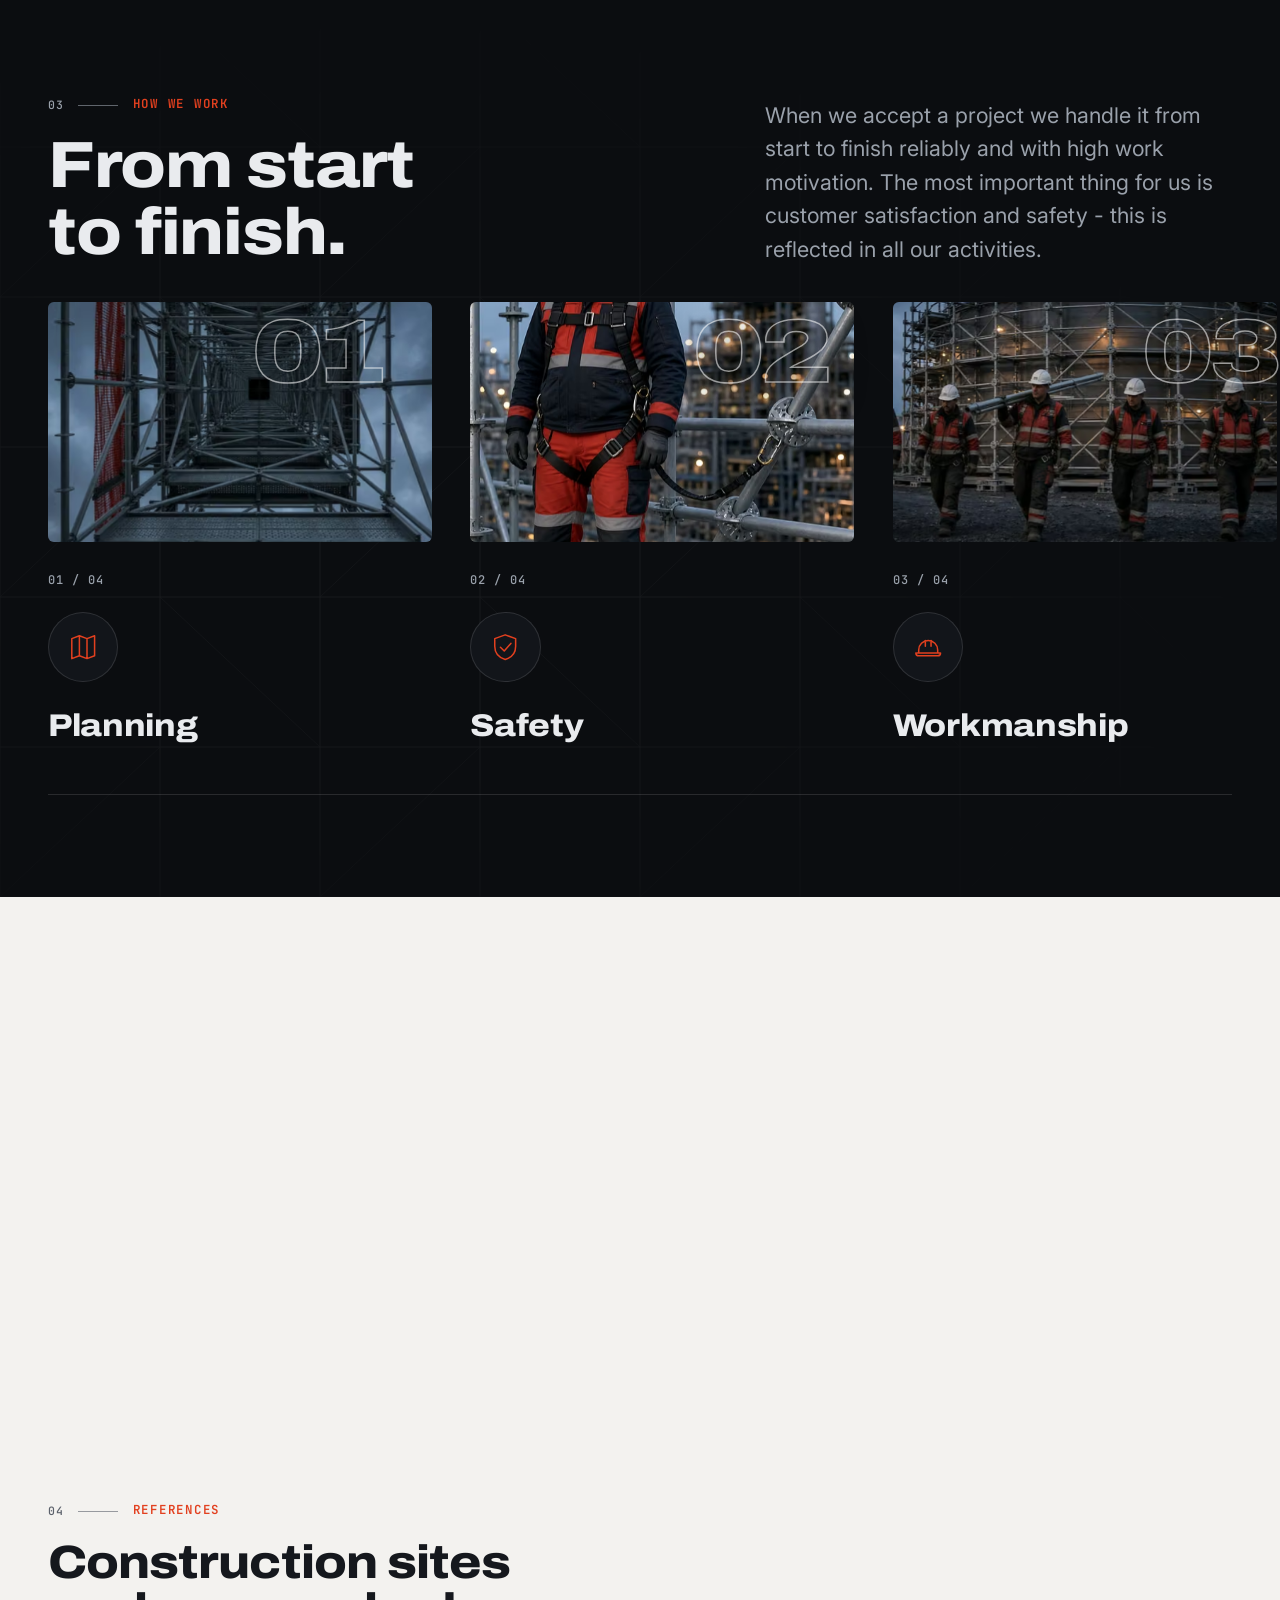
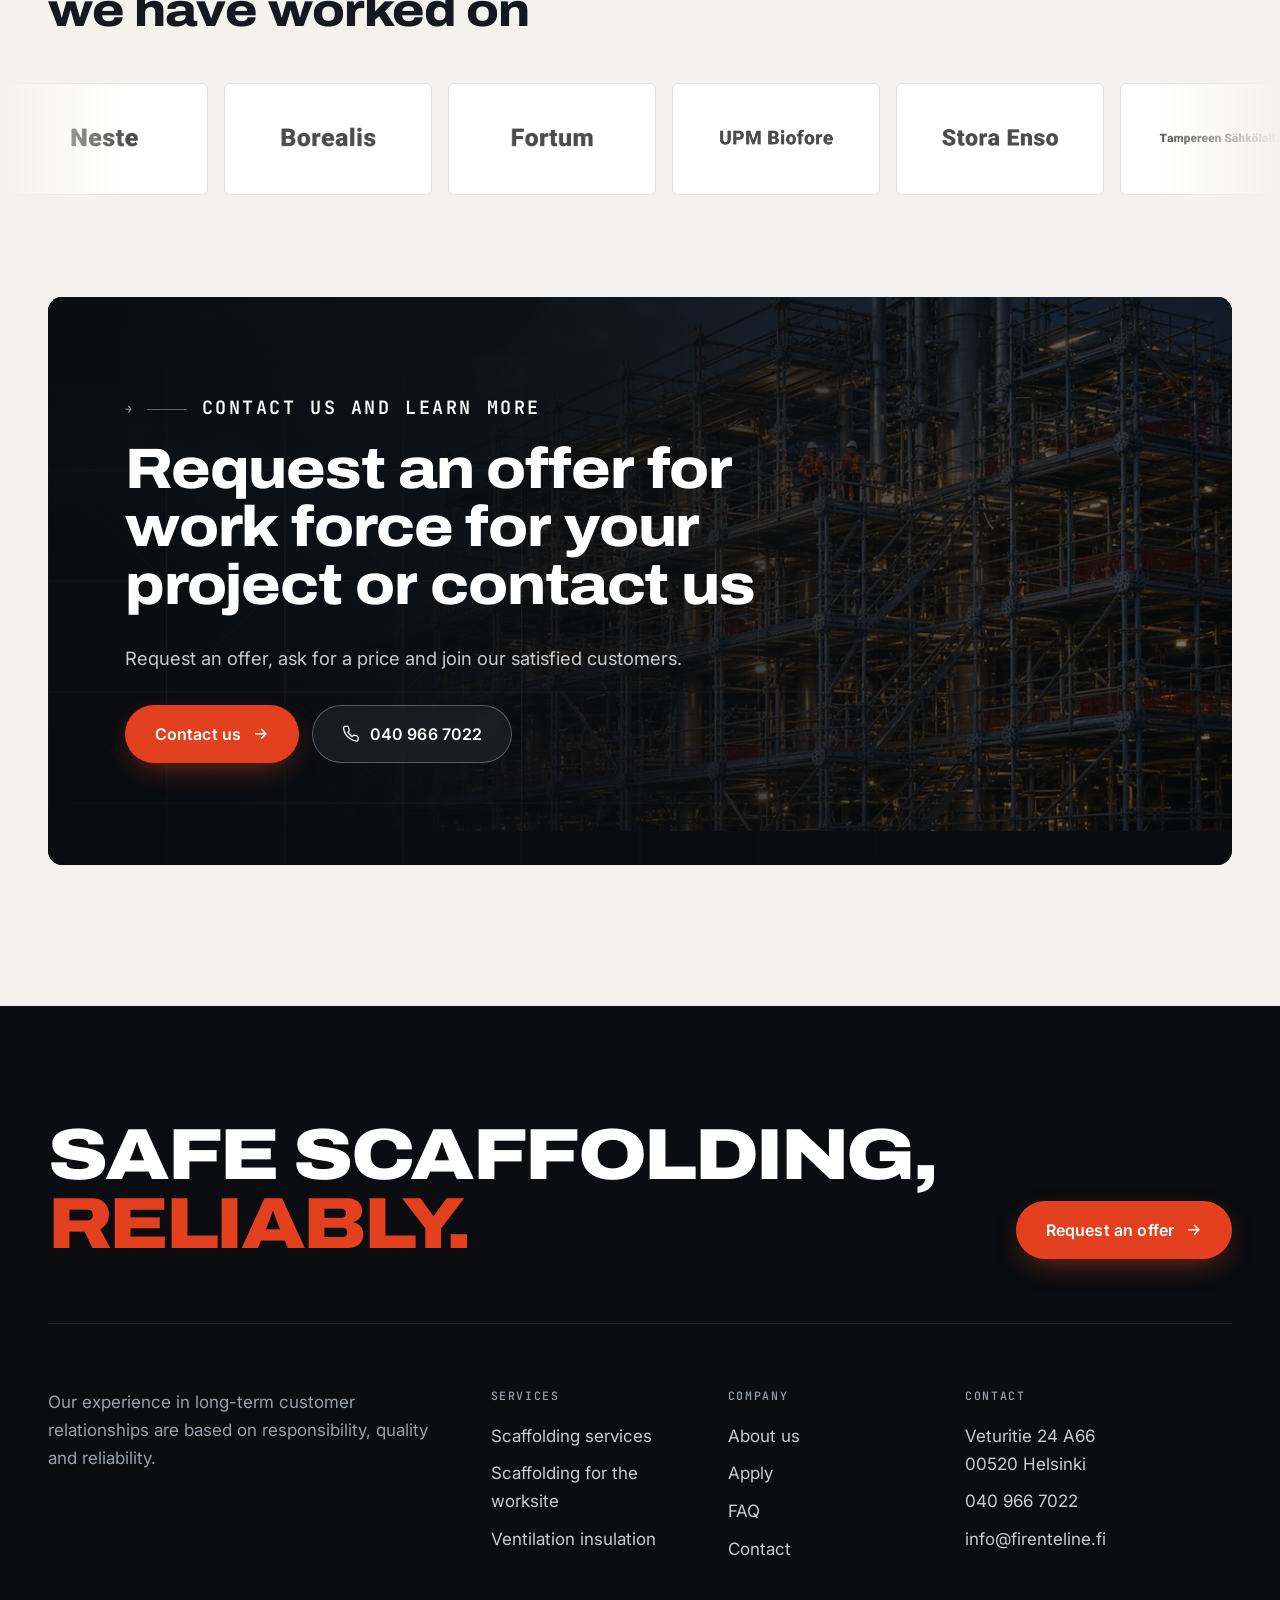
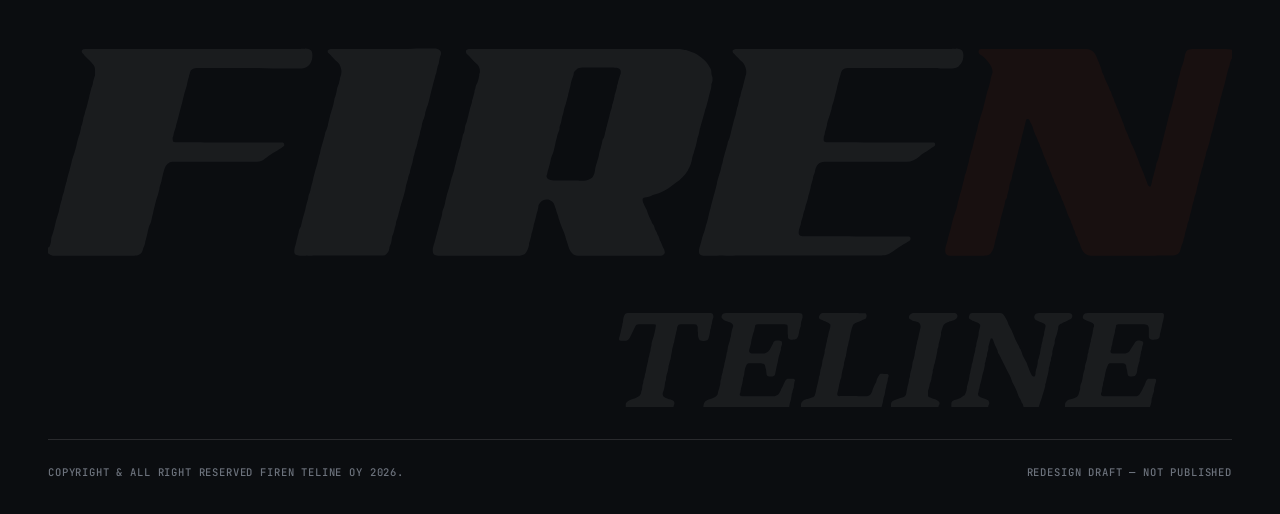
<file: telinepalvelut.html>
<!doctype html><html lang="en"><head><meta charset="utf-8"><meta name="viewport" content="width=device-width,initial-scale=1,viewport-fit=cover">
<title>Scaffolding services – Firen Teline Oy</title><meta name="description" content="We offer reliable scaffolding workers for construction sites and other industrial sites."><meta name="theme-color" content="#0b0d10"><meta name="robots" content="noindex, nofollow"><meta name="color-scheme" content="dark light">
<meta property="og:type" content="website"><meta property="og:site_name" content="Firen Teline Oy"><meta property="og:title" content="Scaffolding services – Firen Teline Oy"><meta property="og:description" content="We offer reliable scaffolding workers for construction sites and other industrial sites."><meta property="og:image" content="assets/img/og.jpg"><meta name="twitter:card" content="summary_large_image">
<link rel="icon" href="favicon.svg" type="image/svg+xml"><link rel="alternate" hreflang="en" href="index.html"><link rel="alternate" hreflang="fi" href="fi/index.html">
<link rel="preconnect" href="https://fonts.googleapis.com"><link rel="preconnect" href="https://fonts.gstatic.com" crossorigin><link href="https://fonts.googleapis.com/css2?family=Archivo:wdth,wght@62..125,500..900&family=Inter:wght@400;500;600;700&family=JetBrains+Mono:wght@400;500&display=swap" rel="stylesheet">
<link rel="stylesheet" href="css/style.css"><script>document.documentElement.classList.add("js")</script></head><body>
<a class="skip" href="#main">Skip to content</a><div class="progress" aria-hidden="true"></div><div class="grain" aria-hidden="true"></div><div class="cursor" aria-hidden="true"><span class="cur-ring"><em></em></span><span class="cur-dot"></span></div><div class="curtain" aria-hidden="true"></div>
<header class="site"><div class="wrap bar"><a class="logo" href="index.html" aria-label="Firen Teline – front page"><img src="assets/img/logo-light.svg" alt="Firen Teline" width="132" height="41"></a>
<nav class="main" aria-label="Main"><ul><li><a href="index.html">Front page</a></li><li><a href="telinepalvelut.html" aria-current=page>Scaffolding services</a></li><li><a href="telineettyomaalle.html">Scaffolding for the worksite</a></li><li><a href="muut-palvelut.html">Ventilation insulation</a></li><li><a href="tyonhakijalle.html">Applications</a></li><li><a href="meista.html">About us</a></li></ul></nav>
<div class="hdr-r"><nav class="lang" aria-label="Language"><a href="fi/index.html" hreflang="fi">FI</a><a href="index.html" hreflang="en" aria-current=true>EN</a></nav>
<a class="hdr-tel" href="tel:+358409667022"><svg viewBox="0 0 24 24" fill="none" stroke="currentColor" stroke-width="1.75" stroke-linecap="round" stroke-linejoin="round" aria-hidden="true"><path d="M22 16.9v3a2 2 0 0 1-2.2 2 19.8 19.8 0 0 1-8.6-3.1 19.5 19.5 0 0 1-6-6A19.8 19.8 0 0 1 2.1 4.2 2 2 0 0 1 4.1 2h3a2 2 0 0 1 2 1.7c.1.9.4 1.8.7 2.7a2 2 0 0 1-.5 2.1L8 9.8a16 16 0 0 0 6 6l1.3-1.3a2 2 0 0 1 2.1-.4c.9.3 1.8.6 2.7.7a2 2 0 0 1 1.7 2z"/></svg><span>040 966 7022</span></a><a class="btn btn-red btn-sm mag" href="ota-yhteytta.html"><span>Contact us</span> <svg viewBox="0 0 24 24" fill="none" stroke="currentColor" stroke-width="2" stroke-linecap="round" stroke-linejoin="round" aria-hidden="true"><path d="M5 12h14M13 6l6 6-6 6"/></svg></a>
<button class="burger" aria-label="Menu" aria-expanded="false" aria-controls="menu"><span></span><span></span></button></div></div></header>
<div class="menu" id="menu" hidden><div class="wrap"><ul class="menu-big"><li><a href="index.html"><span class="mono">01</span>Front page</a></li><li><a href="telinepalvelut.html" aria-current=page><span class="mono">02</span>Scaffolding services</a></li><li><a href="telineettyomaalle.html"><span class="mono">03</span>Scaffolding for the worksite</a></li><li><a href="muut-palvelut.html"><span class="mono">04</span>Ventilation insulation</a></li><li><a href="tyonhakijalle.html"><span class="mono">05</span>Applications</a></li><li><a href="meista.html"><span class="mono">06</span>About us</a></li></ul><div class="menu-info"><a href="tel:+358409667022"><svg viewBox="0 0 24 24" fill="none" stroke="currentColor" stroke-width="1.75" stroke-linecap="round" stroke-linejoin="round" aria-hidden="true"><path d="M22 16.9v3a2 2 0 0 1-2.2 2 19.8 19.8 0 0 1-8.6-3.1 19.5 19.5 0 0 1-6-6A19.8 19.8 0 0 1 2.1 4.2 2 2 0 0 1 4.1 2h3a2 2 0 0 1 2 1.7c.1.9.4 1.8.7 2.7a2 2 0 0 1-.5 2.1L8 9.8a16 16 0 0 0 6 6l1.3-1.3a2 2 0 0 1 2.1-.4c.9.3 1.8.6 2.7.7a2 2 0 0 1 1.7 2z"/></svg>040 966 7022</a><a href="mailto:info@firenteline.fi"><svg viewBox="0 0 24 24" fill="none" stroke="currentColor" stroke-width="1.75" stroke-linecap="round" stroke-linejoin="round" aria-hidden="true"><rect x="2" y="4" width="20" height="16" rx="2"/><path d="m22 6-10 7L2 6"/></svg>info@firenteline.fi</a><a href="https://www.google.com/maps/search/?api=1&query=Veturitie+24+A+66,+00520+Helsinki" target="_blank" rel="noopener"><svg viewBox="0 0 24 24" fill="none" stroke="currentColor" stroke-width="1.75" stroke-linecap="round" stroke-linejoin="round" aria-hidden="true"><path d="M12 22s8-6.1 8-12.5A8 8 0 0 0 4 9.5C4 15.9 12 22 12 22z"/><circle cx="12" cy="9.5" r="2.8"/></svg>Veturitie 24 A66, 00520 Helsinki</a></div></div></div>
<main id="main"><section class="hero"><div class="hero-media" data-depth="1"><picture><source type="image/avif" srcset="assets/img/real-crane-lift-640.avif 640w, assets/img/real-crane-lift-960.avif 960w, assets/img/real-crane-lift-1280.avif 1280w, assets/img/real-crane-lift-1920.avif 1920w, assets/img/real-crane-lift-2560.avif 2560w, assets/img/real-crane-lift-3840.avif 3840w, assets/img/real-crane-lift-5120.avif 5120w, assets/img/real-crane-lift-7680.avif 7680w" sizes="100vw"><source type="image/webp" srcset="assets/img/real-crane-lift-640.webp 640w, assets/img/real-crane-lift-960.webp 960w, assets/img/real-crane-lift-1280.webp 1280w, assets/img/real-crane-lift-1920.webp 1920w, assets/img/real-crane-lift-2560.webp 2560w, assets/img/real-crane-lift-3840.webp 3840w, assets/img/real-crane-lift-5120.webp 5120w, assets/img/real-crane-lift-7680.webp 7680w" sizes="100vw"><img src="assets/img/real-crane-lift-1280.webp" width="1280" height="914" alt="" fetchpriority="high" decoding="async"></picture></div><div class="hero-shade"></div><div class="sweep" aria-hidden="true"></div><svg class="bp" data-depth=".45" viewBox="0 0 1600 900" preserveAspectRatio="xMidYMid slice" aria-hidden="true"><g stroke="currentColor" stroke-width="1" fill="none" vector-effect="non-scaling-stroke"><path d="M0 0V900"/><path d="M160 0V900"/><path d="M320 0V900"/><path d="M480 0V900"/><path d="M640 0V900"/><path d="M800 0V900"/><path d="M960 0V900"/><path d="M1120 0V900"/><path d="M1280 0V900"/><path d="M1440 0V900"/><path d="M1600 0V900"/><path d="M0 0H1600"/><path d="M0 150H1600"/><path d="M0 300H1600"/><path d="M0 450H1600"/><path d="M0 600H1600"/><path d="M0 750H1600"/><path d="M0 900H1600"/></g><g stroke="currentColor" stroke-width="1" fill="none" opacity=".55"><path d="M0 0l160 150"/><path d="M0 300l160 150"/><path d="M0 600l160 150"/><path d="M320 0l160 150"/><path d="M320 300l160 150"/><path d="M320 600l160 150"/><path d="M640 0l160 150"/><path d="M640 300l160 150"/><path d="M640 600l160 150"/><path d="M960 0l160 150"/><path d="M960 300l160 150"/><path d="M960 600l160 150"/><path d="M1280 0l160 150"/><path d="M1280 300l160 150"/><path d="M1280 600l160 150"/><path d="M320 150l-160 150"/><path d="M320 450l-160 150"/><path d="M320 750l-160 150"/><path d="M640 150l-160 150"/><path d="M640 450l-160 150"/><path d="M640 750l-160 150"/><path d="M960 150l-160 150"/><path d="M960 450l-160 150"/><path d="M960 750l-160 150"/><path d="M1280 150l-160 150"/><path d="M1280 450l-160 150"/><path d="M1280 750l-160 150"/><path d="M1600 150l-160 150"/><path d="M1600 450l-160 150"/><path d="M1600 750l-160 150"/></g></svg>
<div class="wrap hero-in" data-depth="-.25"><nav class="crumbs mono" aria-label="Breadcrumb"><a href="index.html">Front page</a><span>/</span><span>Scaffolding services</span></nav><p class="kicker mono"><i></i>Firen Teline Oy · Helsinki</p><h1 class="display" data-split="chars">Scaffolding workers</h1><p class="lead">Leave the scaffolding installation to our experienced professionals.</p><div class="ctas"><a class="btn btn-red btn-lg mag" href="ota-yhteytta.html"><span>Request an offer</span> <svg viewBox="0 0 24 24" fill="none" stroke="currentColor" stroke-width="2" stroke-linecap="round" stroke-linejoin="round" aria-hidden="true"><path d="M5 12h14M13 6l6 6-6 6"/></svg></a></div></div>
<div class="hero-meta mono" aria-hidden="true"><span>60.20° N · 24.93° E</span></div></section>
<section><div class="wrap split"><div class="prose reveal"><div class="sh  reveal"><div class="sh-l"><p class="eyebrow"><span class="mono">01</span>Scaffolding services</p><h2 data-split>Leave the scaffolding installation to our experienced professionals.</h2></div></div>
<p class="lead">We offer reliable scaffolding workers for construction sites and other industrial sites. As a contract partner of several industrial companies, we know the criteria for successful annual maintenance and maintenance shutdowns and understand the importance of sticking to the agreed schedule. We always go through the needs and requirements regarding the overall solution together with the customer, so that the end result is exactly as desired.</p>
<p>Scaffold installation requires not only high-quality scaffolds to be successful, but also their professional design and installation. Installation with our service guarantees safety and saves effort and money.</p>
<p>We also genuinely care about our employees and they are important to us. We support the well-being and resilience of every newly graduated and experienced professional with continuous occupational safety training and the best working tools and conditions in the field.</p></div>
<div class="frame reveal d1 "><picture><source type="image/avif" srcset="assets/img/orig-telinepalvelut-paakuva-640.avif 640w, assets/img/orig-telinepalvelut-paakuva-960.avif 960w, assets/img/orig-telinepalvelut-paakuva-1280.avif 1280w, assets/img/orig-telinepalvelut-paakuva-1920.avif 1920w, assets/img/orig-telinepalvelut-paakuva-2560.avif 2560w, assets/img/orig-telinepalvelut-paakuva-3840.avif 3840w, assets/img/orig-telinepalvelut-paakuva-5120.avif 5120w, assets/img/orig-telinepalvelut-paakuva-7680.avif 7680w" sizes="(max-width:900px) 100vw, 45vw"><source type="image/webp" srcset="assets/img/orig-telinepalvelut-paakuva-640.webp 640w, assets/img/orig-telinepalvelut-paakuva-960.webp 960w, assets/img/orig-telinepalvelut-paakuva-1280.webp 1280w, assets/img/orig-telinepalvelut-paakuva-1920.webp 1920w, assets/img/orig-telinepalvelut-paakuva-2560.webp 2560w, assets/img/orig-telinepalvelut-paakuva-3840.webp 3840w, assets/img/orig-telinepalvelut-paakuva-5120.webp 5120w, assets/img/orig-telinepalvelut-paakuva-7680.webp 7680w" sizes="(max-width:900px) 100vw, 45vw"><img src="assets/img/orig-telinepalvelut-paakuva-1280.webp" width="1280" height="372" alt="Scaffolding by Firen Teline" loading="lazy" decoding="async"></picture><span class="corner c1"></span><span class="corner c2"></span></div></div></section>
<section class="alt"><div class="wrap split rev"><div class="prose reveal"><div class="sh  reveal"><div class="sh-l"><p class="eyebrow"><span class="mono">02</span>Safety</p><h2 data-split>Safety as a starting point</h2></div></div><p class="lead">A safe construction site is in the common interest of the customers and the supplier.</p>
<p>We strive to keep this promise. We take care of the occupational safety of our customers, employees and partners starting from the planning stage.</p>
<p>We want to be a safe operator in the industry and we work hard to achieve this. We always implement this from the orientation of a new employee. We pay special attention to the occupational safety, well-being and coping of our installers who do demanding manual work.</p></div>
<div class="frame reveal d1 tall"><picture><source type="image/avif" srcset="assets/img/v3-scaffolder-640.avif 640w, assets/img/v3-scaffolder-960.avif 960w, assets/img/v3-scaffolder-1280.avif 1280w, assets/img/v3-scaffolder-1920.avif 1920w, assets/img/v3-scaffolder-2560.avif 2560w, assets/img/v3-scaffolder-3840.avif 3840w, assets/img/v3-scaffolder-5120.avif 5120w, assets/img/v3-scaffolder-5760.avif 5760w" sizes="(max-width:900px) 100vw, 45vw"><source type="image/webp" srcset="assets/img/v3-scaffolder-640.webp 640w, assets/img/v3-scaffolder-960.webp 960w, assets/img/v3-scaffolder-1280.webp 1280w, assets/img/v3-scaffolder-1920.webp 1920w, assets/img/v3-scaffolder-2560.webp 2560w, assets/img/v3-scaffolder-3840.webp 3840w, assets/img/v3-scaffolder-5120.webp 5120w, assets/img/v3-scaffolder-5760.webp 5760w" sizes="(max-width:900px) 100vw, 45vw"><img src="assets/img/v3-scaffolder-1280.webp" width="1280" height="1707" alt="Scaffolder in full safety gear, Firen Teline" loading="lazy" decoding="async"></picture><span class="corner c1"></span><span class="corner c2"></span></div></div></section>
<div class="band" aria-hidden="true"><div class="band-t"><span>Scaffolding contracting</span><i aria-hidden="true">✦</i><span>Industrial scaffolding</span><i aria-hidden="true">✦</i><span>Maintenance shutdowns</span><i aria-hidden="true">✦</i><span>Scaffold rental</span><i aria-hidden="true">✦</i><span>Installation and dismantling</span><i aria-hidden="true">✦</i><span>Ventilation duct insulation</span><i aria-hidden="true">✦</i><span>Weather protection</span><i aria-hidden="true">✦</i><span>Scaffolding contracting</span><i aria-hidden="true">✦</i><span>Industrial scaffolding</span><i aria-hidden="true">✦</i><span>Maintenance shutdowns</span><i aria-hidden="true">✦</i><span>Scaffold rental</span><i aria-hidden="true">✦</i><span>Installation and dismantling</span><i aria-hidden="true">✦</i><span>Ventilation duct insulation</span><i aria-hidden="true">✦</i><span>Weather protection</span><i aria-hidden="true">✦</i><span>Scaffolding contracting</span><i aria-hidden="true">✦</i><span>Industrial scaffolding</span><i aria-hidden="true">✦</i><span>Maintenance shutdowns</span><i aria-hidden="true">✦</i><span>Scaffold rental</span><i aria-hidden="true">✦</i><span>Installation and dismantling</span><i aria-hidden="true">✦</i><span>Ventilation duct insulation</span><i aria-hidden="true">✦</i><span>Weather protection</span><i aria-hidden="true">✦</i></div></div><section class="dark process-s" data-hscroll><svg class="bp bp-soft" viewBox="0 0 1600 900" preserveAspectRatio="xMidYMid slice" aria-hidden="true"><g stroke="currentColor" stroke-width="1" fill="none" vector-effect="non-scaling-stroke"><path d="M0 0V900"/><path d="M160 0V900"/><path d="M320 0V900"/><path d="M480 0V900"/><path d="M640 0V900"/><path d="M800 0V900"/><path d="M960 0V900"/><path d="M1120 0V900"/><path d="M1280 0V900"/><path d="M1440 0V900"/><path d="M1600 0V900"/><path d="M0 0H1600"/><path d="M0 150H1600"/><path d="M0 300H1600"/><path d="M0 450H1600"/><path d="M0 600H1600"/><path d="M0 750H1600"/><path d="M0 900H1600"/></g><g stroke="currentColor" stroke-width="1" fill="none" opacity=".55"><path d="M0 0l160 150"/><path d="M0 300l160 150"/><path d="M0 600l160 150"/><path d="M320 0l160 150"/><path d="M320 300l160 150"/><path d="M320 600l160 150"/><path d="M640 0l160 150"/><path d="M640 300l160 150"/><path d="M640 600l160 150"/><path d="M960 0l160 150"/><path d="M960 300l160 150"/><path d="M960 600l160 150"/><path d="M1280 0l160 150"/><path d="M1280 300l160 150"/><path d="M1280 600l160 150"/><path d="M320 150l-160 150"/><path d="M320 450l-160 150"/><path d="M320 750l-160 150"/><path d="M640 150l-160 150"/><path d="M640 450l-160 150"/><path d="M640 750l-160 150"/><path d="M960 150l-160 150"/><path d="M960 450l-160 150"/><path d="M960 750l-160 150"/><path d="M1280 150l-160 150"/><path d="M1280 450l-160 150"/><path d="M1280 750l-160 150"/><path d="M1600 150l-160 150"/><path d="M1600 450l-160 150"/><path d="M1600 750l-160 150"/></g></svg><div class="wrap"><div class="sh  reveal"><div class="sh-l"><p class="eyebrow"><span class="mono">03</span>How we work</p><h2 data-split>From start to finish.</h2></div><p class=lead>When we accept a project we handle it from start to finish reliably and with high work motivation. The most important thing for us is customer satisfaction and safety - this is reflected in all our activities.</p></div></div><div class="hs-view"><ol class="process"><span class="pline" aria-hidden="true"><i></i></span><li class="step reveal d0"><div class="step-img"><picture><source type="image/avif" srcset="assets/img/v3-grid-640.avif 640w, assets/img/v3-grid-960.avif 960w, assets/img/v3-grid-1280.avif 1280w, assets/img/v3-grid-1920.avif 1920w, assets/img/v3-grid-2560.avif 2560w, assets/img/v3-grid-3840.avif 3840w, assets/img/v3-grid-5120.avif 5120w, assets/img/v3-grid-7680.avif 7680w" sizes="(max-width:760px) 50vw, 40vw"><source type="image/webp" srcset="assets/img/v3-grid-640.webp 640w, assets/img/v3-grid-960.webp 960w, assets/img/v3-grid-1280.webp 1280w, assets/img/v3-grid-1920.webp 1920w, assets/img/v3-grid-2560.webp 2560w, assets/img/v3-grid-3840.webp 3840w, assets/img/v3-grid-5120.webp 5120w, assets/img/v3-grid-7680.webp 7680w" sizes="(max-width:760px) 50vw, 40vw"><img src="assets/img/v3-grid-1280.webp" width="1280" height="720" alt="" loading="lazy" decoding="async"></picture></div><span class="mono">01 / 04</span><div class="dot"><svg viewBox="0 0 32 32" fill="none" stroke="currentColor" stroke-width="1.6" stroke-linecap="round" stroke-linejoin="round" aria-hidden="true"><path d="M4 7l8-3 8 3 8-3v21l-8 3-8-3-8 3zM12 4v21M20 7v21"/></svg></div><h3>Planning</h3><b class="step-n" aria-hidden="true">01</b></li><li class="step reveal d1"><div class="step-img"><picture><source type="image/avif" srcset="assets/img/v3-scaffolder-640.avif 640w, assets/img/v3-scaffolder-960.avif 960w, assets/img/v3-scaffolder-1280.avif 1280w, assets/img/v3-scaffolder-1920.avif 1920w, assets/img/v3-scaffolder-2560.avif 2560w, assets/img/v3-scaffolder-3840.avif 3840w, assets/img/v3-scaffolder-5120.avif 5120w, assets/img/v3-scaffolder-5760.avif 5760w" sizes="(max-width:760px) 50vw, 40vw"><source type="image/webp" srcset="assets/img/v3-scaffolder-640.webp 640w, assets/img/v3-scaffolder-960.webp 960w, assets/img/v3-scaffolder-1280.webp 1280w, assets/img/v3-scaffolder-1920.webp 1920w, assets/img/v3-scaffolder-2560.webp 2560w, assets/img/v3-scaffolder-3840.webp 3840w, assets/img/v3-scaffolder-5120.webp 5120w, assets/img/v3-scaffolder-5760.webp 5760w" sizes="(max-width:760px) 50vw, 40vw"><img src="assets/img/v3-scaffolder-1280.webp" width="1280" height="1707" alt="" loading="lazy" decoding="async"></picture></div><span class="mono">02 / 04</span><div class="dot"><svg viewBox="0 0 32 32" fill="none" stroke="currentColor" stroke-width="1.6" stroke-linecap="round" stroke-linejoin="round" aria-hidden="true"><path d="M16 3 5 7v8c0 7 4.7 12 11 14 6.3-2 11-7 11-14V7z"/><path d="m11 16 4 4 7-8"/></svg></div><h3>Safety</h3><b class="step-n" aria-hidden="true">02</b></li><li class="step reveal d2"><div class="step-img"><picture><source type="image/avif" srcset="assets/img/v3-team-640.avif 640w, assets/img/v3-team-960.avif 960w, assets/img/v3-team-1280.avif 1280w, assets/img/v3-team-1920.avif 1920w, assets/img/v3-team-2560.avif 2560w, assets/img/v3-team-3840.avif 3840w, assets/img/v3-team-5120.avif 5120w, assets/img/v3-team-7680.avif 7680w" sizes="(max-width:760px) 50vw, 40vw"><source type="image/webp" srcset="assets/img/v3-team-640.webp 640w, assets/img/v3-team-960.webp 960w, assets/img/v3-team-1280.webp 1280w, assets/img/v3-team-1920.webp 1920w, assets/img/v3-team-2560.webp 2560w, assets/img/v3-team-3840.webp 3840w, assets/img/v3-team-5120.webp 5120w, assets/img/v3-team-7680.webp 7680w" sizes="(max-width:760px) 50vw, 40vw"><img src="assets/img/v3-team-1280.webp" width="1280" height="720" alt="" loading="lazy" decoding="async"></picture></div><span class="mono">03 / 04</span><div class="dot"><svg viewBox="0 0 32 32" fill="none" stroke="currentColor" stroke-width="1.6" stroke-linecap="round" stroke-linejoin="round" aria-hidden="true"><path d="M4 22h24M6 22v-3a10 10 0 0 1 20 0v3M13 9v6M19 9v6M3 22c0 2 1 3 3 3h20c2 0 3-1 3-3"/></svg></div><h3>Workmanship</h3><b class="step-n" aria-hidden="true">03</b></li><li class="step reveal d3"><div class="step-img"><picture><source type="image/avif" srcset="assets/img/v3-scaffolding-640.avif 640w, assets/img/v3-scaffolding-960.avif 960w, assets/img/v3-scaffolding-1280.avif 1280w, assets/img/v3-scaffolding-1920.avif 1920w, assets/img/v3-scaffolding-2560.avif 2560w, assets/img/v3-scaffolding-3840.avif 3840w, assets/img/v3-scaffolding-5120.avif 5120w, assets/img/v3-scaffolding-7680.avif 7680w" sizes="(max-width:760px) 50vw, 40vw"><source type="image/webp" srcset="assets/img/v3-scaffolding-640.webp 640w, assets/img/v3-scaffolding-960.webp 960w, assets/img/v3-scaffolding-1280.webp 1280w, assets/img/v3-scaffolding-1920.webp 1920w, assets/img/v3-scaffolding-2560.webp 2560w, assets/img/v3-scaffolding-3840.webp 3840w, assets/img/v3-scaffolding-5120.webp 5120w, assets/img/v3-scaffolding-7680.webp 7680w" sizes="(max-width:760px) 50vw, 40vw"><img src="assets/img/v3-scaffolding-1280.webp" width="1280" height="960" alt="" loading="lazy" decoding="async"></picture></div><span class="mono">04 / 04</span><div class="dot"><svg viewBox="0 0 32 32" fill="none" stroke="currentColor" stroke-width="1.6" stroke-linecap="round" stroke-linejoin="round" aria-hidden="true"><circle cx="16" cy="17" r="11"/><path d="M16 11v6l4 3M12 3h8"/></svg></div><h3>Efficiency</h3><b class="step-n" aria-hidden="true">04</b></li></ol></div></section><section class="refs"><div class="wrap"><div class="refs-h reveal"><p class="eyebrow"><span class="mono">04</span>References</p><h2>Construction sites we have worked on</h2></div></div>
<div class="marquee" aria-label="Sites we have worked on"><div class="track"><div class="lg"><img src="assets/img/Neste.jpg" alt="Neste" loading="lazy" width="253" height="150"></div><div class="lg"><img src="assets/img/Borealis.jpg" alt="Borealis" loading="lazy" width="338" height="150"></div><div class="lg"><img src="assets/img/Fortum.jpg" alt="Fortum" loading="lazy" width="338" height="150"></div><div class="lg"><img src="assets/img/UPM-biofore.jpg" alt="UPM biofore" loading="lazy" width="499" height="150"></div><div class="lg"><img src="assets/img/StoraEnso.jpg" alt="StoraEnso" loading="lazy" width="414" height="150"></div><div class="lg"><img src="assets/img/Tampereen-sahkolaitos.jpg" alt="Tampereen sahkolaitos" loading="lazy" width="825" height="150"></div><div class="lg"><img src="assets/img/Bayer.jpg" alt="Bayer" loading="lazy" width="253" height="150"></div><div class="lg"><img src="assets/img/Kleiber.jpg" alt="Kleiber" loading="lazy" width="598" height="386"></div><div class="lg"><img src="assets/img/Alva.jpg" alt="Alva" loading="lazy" width="468" height="290"></div><div class="lg"><img src="assets/img/Neste.jpg" aria-hidden="true" alt="Neste" loading="lazy" width="253" height="150"></div><div class="lg"><img src="assets/img/Borealis.jpg" aria-hidden="true" alt="Borealis" loading="lazy" width="338" height="150"></div><div class="lg"><img src="assets/img/Fortum.jpg" aria-hidden="true" alt="Fortum" loading="lazy" width="338" height="150"></div><div class="lg"><img src="assets/img/UPM-biofore.jpg" aria-hidden="true" alt="UPM biofore" loading="lazy" width="499" height="150"></div><div class="lg"><img src="assets/img/StoraEnso.jpg" aria-hidden="true" alt="StoraEnso" loading="lazy" width="414" height="150"></div><div class="lg"><img src="assets/img/Tampereen-sahkolaitos.jpg" aria-hidden="true" alt="Tampereen sahkolaitos" loading="lazy" width="825" height="150"></div><div class="lg"><img src="assets/img/Bayer.jpg" aria-hidden="true" alt="Bayer" loading="lazy" width="253" height="150"></div><div class="lg"><img src="assets/img/Kleiber.jpg" aria-hidden="true" alt="Kleiber" loading="lazy" width="598" height="386"></div><div class="lg"><img src="assets/img/Alva.jpg" aria-hidden="true" alt="Alva" loading="lazy" width="468" height="290"></div></div></div></section><section class="cta-s"><div class="wrap"><div class="cta reveal"><picture class="cta-bg" data-parallax=.1><source type="image/avif" srcset="assets/img/v3-hero-640.avif 640w, assets/img/v3-hero-960.avif 960w, assets/img/v3-hero-1280.avif 1280w, assets/img/v3-hero-1920.avif 1920w, assets/img/v3-hero-2560.avif 2560w, assets/img/v3-hero-3840.avif 3840w, assets/img/v3-hero-5120.avif 5120w, assets/img/v3-hero-7680.avif 7680w" sizes="(max-width:1440px) 100vw, 1440px"><source type="image/webp" srcset="assets/img/v3-hero-640.webp 640w, assets/img/v3-hero-960.webp 960w, assets/img/v3-hero-1280.webp 1280w, assets/img/v3-hero-1920.webp 1920w, assets/img/v3-hero-2560.webp 2560w, assets/img/v3-hero-3840.webp 3840w, assets/img/v3-hero-5120.webp 5120w, assets/img/v3-hero-7680.webp 7680w" sizes="(max-width:1440px) 100vw, 1440px"><img src="assets/img/v3-hero-1280.webp" width="1280" height="720" alt="" loading="lazy" decoding="async"></picture><div class="cta-shade"></div><svg class="bp" viewBox="0 0 1600 900" preserveAspectRatio="xMidYMid slice" aria-hidden="true"><g stroke="currentColor" stroke-width="1" fill="none" vector-effect="non-scaling-stroke"><path d="M0 0V900"/><path d="M160 0V900"/><path d="M320 0V900"/><path d="M480 0V900"/><path d="M640 0V900"/><path d="M800 0V900"/><path d="M960 0V900"/><path d="M1120 0V900"/><path d="M1280 0V900"/><path d="M1440 0V900"/><path d="M1600 0V900"/><path d="M0 0H1600"/><path d="M0 150H1600"/><path d="M0 300H1600"/><path d="M0 450H1600"/><path d="M0 600H1600"/><path d="M0 750H1600"/><path d="M0 900H1600"/></g><g stroke="currentColor" stroke-width="1" fill="none" opacity=".55"><path d="M0 0l160 150"/><path d="M0 300l160 150"/><path d="M0 600l160 150"/><path d="M320 0l160 150"/><path d="M320 300l160 150"/><path d="M320 600l160 150"/><path d="M640 0l160 150"/><path d="M640 300l160 150"/><path d="M640 600l160 150"/><path d="M960 0l160 150"/><path d="M960 300l160 150"/><path d="M960 600l160 150"/><path d="M1280 0l160 150"/><path d="M1280 300l160 150"/><path d="M1280 600l160 150"/><path d="M320 150l-160 150"/><path d="M320 450l-160 150"/><path d="M320 750l-160 150"/><path d="M640 150l-160 150"/><path d="M640 450l-160 150"/><path d="M640 750l-160 150"/><path d="M960 150l-160 150"/><path d="M960 450l-160 150"/><path d="M960 750l-160 150"/><path d="M1280 150l-160 150"/><path d="M1280 450l-160 150"/><path d="M1280 750l-160 150"/><path d="M1600 150l-160 150"/><path d="M1600 450l-160 150"/><path d="M1600 750l-160 150"/></g></svg>
<div class="cta-in"><p class="eyebrow light"><span class="mono">→</span>Contact us and learn more</p><h2 data-split>Request an offer for work force for your project or contact us</h2><p>Request an offer, ask for a price and join our satisfied customers.</p>
<div class="acts"><a class="btn btn-red btn-lg mag" href="ota-yhteytta.html"><span>Contact us</span> <svg viewBox="0 0 24 24" fill="none" stroke="currentColor" stroke-width="2" stroke-linecap="round" stroke-linejoin="round" aria-hidden="true"><path d="M5 12h14M13 6l6 6-6 6"/></svg></a><a class="btn btn-glass btn-lg" href="tel:+358409667022"><svg viewBox="0 0 24 24" fill="none" stroke="currentColor" stroke-width="1.75" stroke-linecap="round" stroke-linejoin="round" aria-hidden="true"><path d="M22 16.9v3a2 2 0 0 1-2.2 2 19.8 19.8 0 0 1-8.6-3.1 19.5 19.5 0 0 1-6-6A19.8 19.8 0 0 1 2.1 4.2 2 2 0 0 1 4.1 2h3a2 2 0 0 1 2 1.7c.1.9.4 1.8.7 2.7a2 2 0 0 1-.5 2.1L8 9.8a16 16 0 0 0 6 6l1.3-1.3a2 2 0 0 1 2.1-.4c.9.3 1.8.6 2.7.7a2 2 0 0 1 1.7 2z"/></svg> 040 966 7022</a></div></div></div></div></section></main>
<footer class="site"><div class="wrap">
<div class="f-cta"><p class="f-big">Safe scaffolding,<br><em>reliably.</em></p><a class="btn btn-red btn-lg mag" href="ota-yhteytta.html"><span>Request an offer</span> <svg viewBox="0 0 24 24" fill="none" stroke="currentColor" stroke-width="2" stroke-linecap="round" stroke-linejoin="round" aria-hidden="true"><path d="M5 12h14M13 6l6 6-6 6"/></svg></a></div>
<div class="cols"><div><p class="f-about">Our experience in long-term customer relationships are based on responsibility, quality and reliability.</p></div>
<div><h4>Services</h4><ul><li><a href="telinepalvelut.html">Scaffolding services</a></li><li><a href="telineettyomaalle.html">Scaffolding for the worksite</a></li><li><a href="muut-palvelut.html">Ventilation insulation</a></li></ul></div>
<div><h4>Company</h4><ul><li><a href="meista.html">About us</a></li><li><a href="tyonhakijalle.html">Apply</a></li><li><a href="index.html#faq">FAQ</a></li><li><a href="ota-yhteytta.html">Contact</a></li></ul></div>
<div><h4>Contact</h4><ul><li><a href="https://www.google.com/maps/search/?api=1&query=Veturitie+24+A+66,+00520+Helsinki" target="_blank" rel="noopener">Veturitie 24 A66<br>00520 Helsinki</a></li><li><a href="tel:+358409667022">040 966 7022</a></li><li><a href="mailto:info@firenteline.fi">info@firenteline.fi</a></li></ul></div></div>
<img class="f-mark" src="assets/img/logo-light.svg" alt="" width="4000" height="1232" loading="lazy">
<div class="bottom mono"><span>Copyright &amp; All Right Reserved Firen teline Oy 2026.</span><span>Redesign draft — not published</span></div></div></footer>
<div class="actionbar"><a class="btn btn-ghost" href="tel:+358409667022"><svg viewBox="0 0 24 24" fill="none" stroke="currentColor" stroke-width="1.75" stroke-linecap="round" stroke-linejoin="round" aria-hidden="true"><path d="M22 16.9v3a2 2 0 0 1-2.2 2 19.8 19.8 0 0 1-8.6-3.1 19.5 19.5 0 0 1-6-6A19.8 19.8 0 0 1 2.1 4.2 2 2 0 0 1 4.1 2h3a2 2 0 0 1 2 1.7c.1.9.4 1.8.7 2.7a2 2 0 0 1-.5 2.1L8 9.8a16 16 0 0 0 6 6l1.3-1.3a2 2 0 0 1 2.1-.4c.9.3 1.8.6 2.7.7a2 2 0 0 1 1.7 2z"/></svg><span>Call</span></a><a class="btn btn-red" href="ota-yhteytta.html"><span>Request an offer</span> <svg viewBox="0 0 24 24" fill="none" stroke="currentColor" stroke-width="2" stroke-linecap="round" stroke-linejoin="round" aria-hidden="true"><path d="M5 12h14M13 6l6 6-6 6"/></svg></a></div>
<script src="js/vendor/gsap-3.15.0.min.js" defer></script><script src="js/vendor/ScrollTrigger-3.15.0.min.js" defer></script><script src="js/vendor/lenis-1.3.27.min.js" defer></script><script src="js/main.js" defer></script></body></html>
</file>
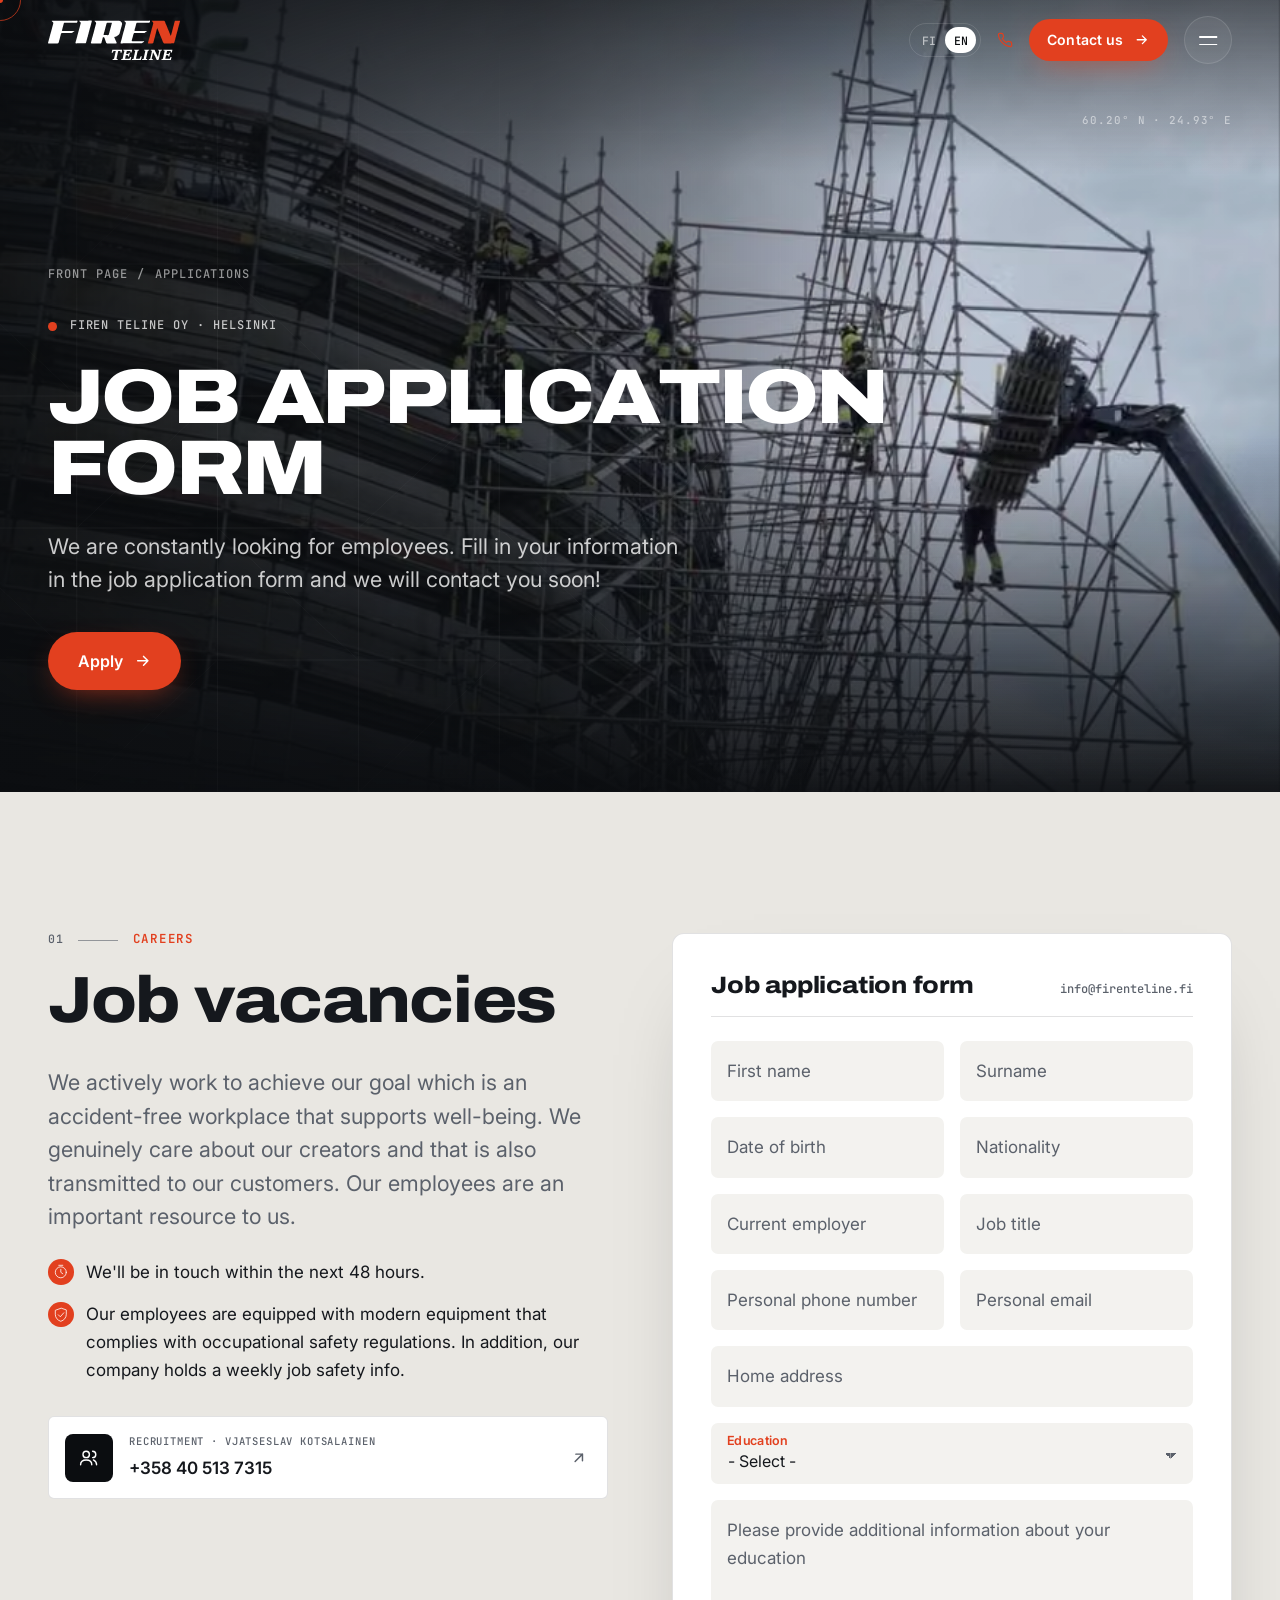
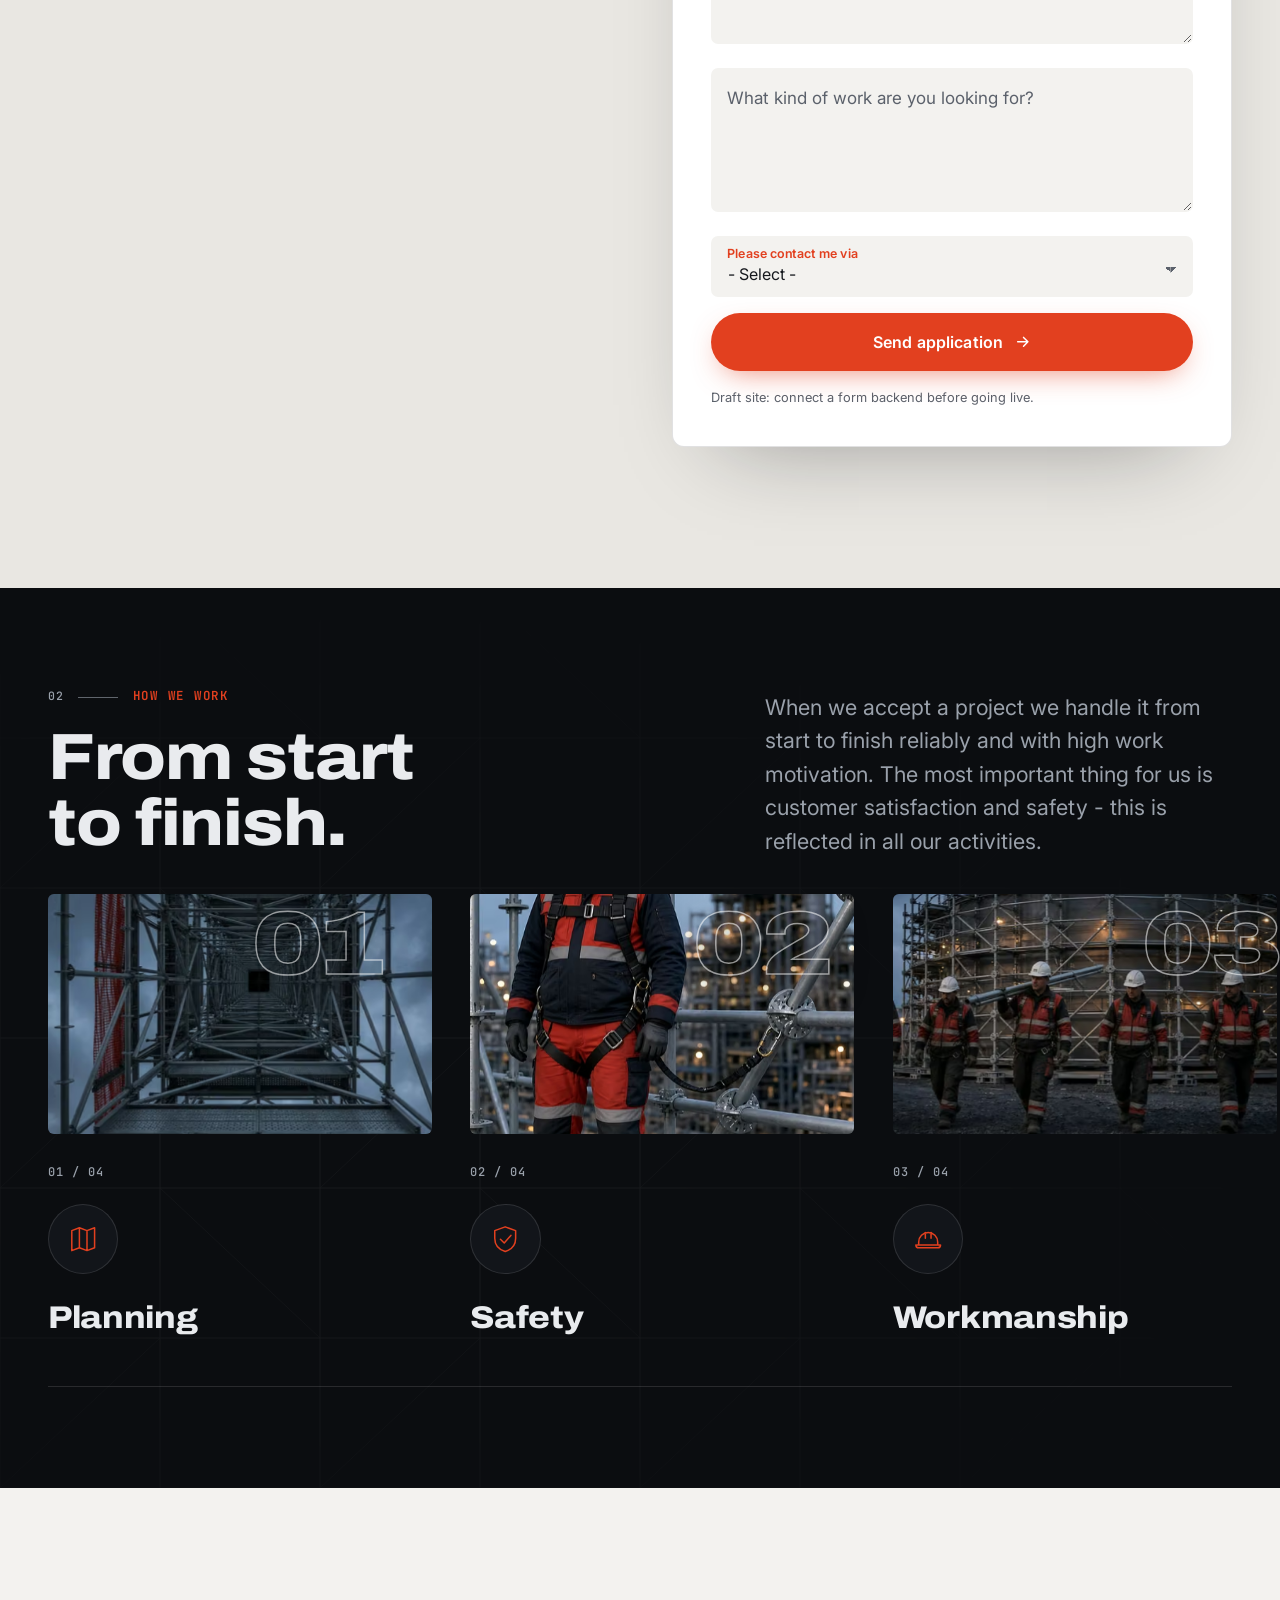
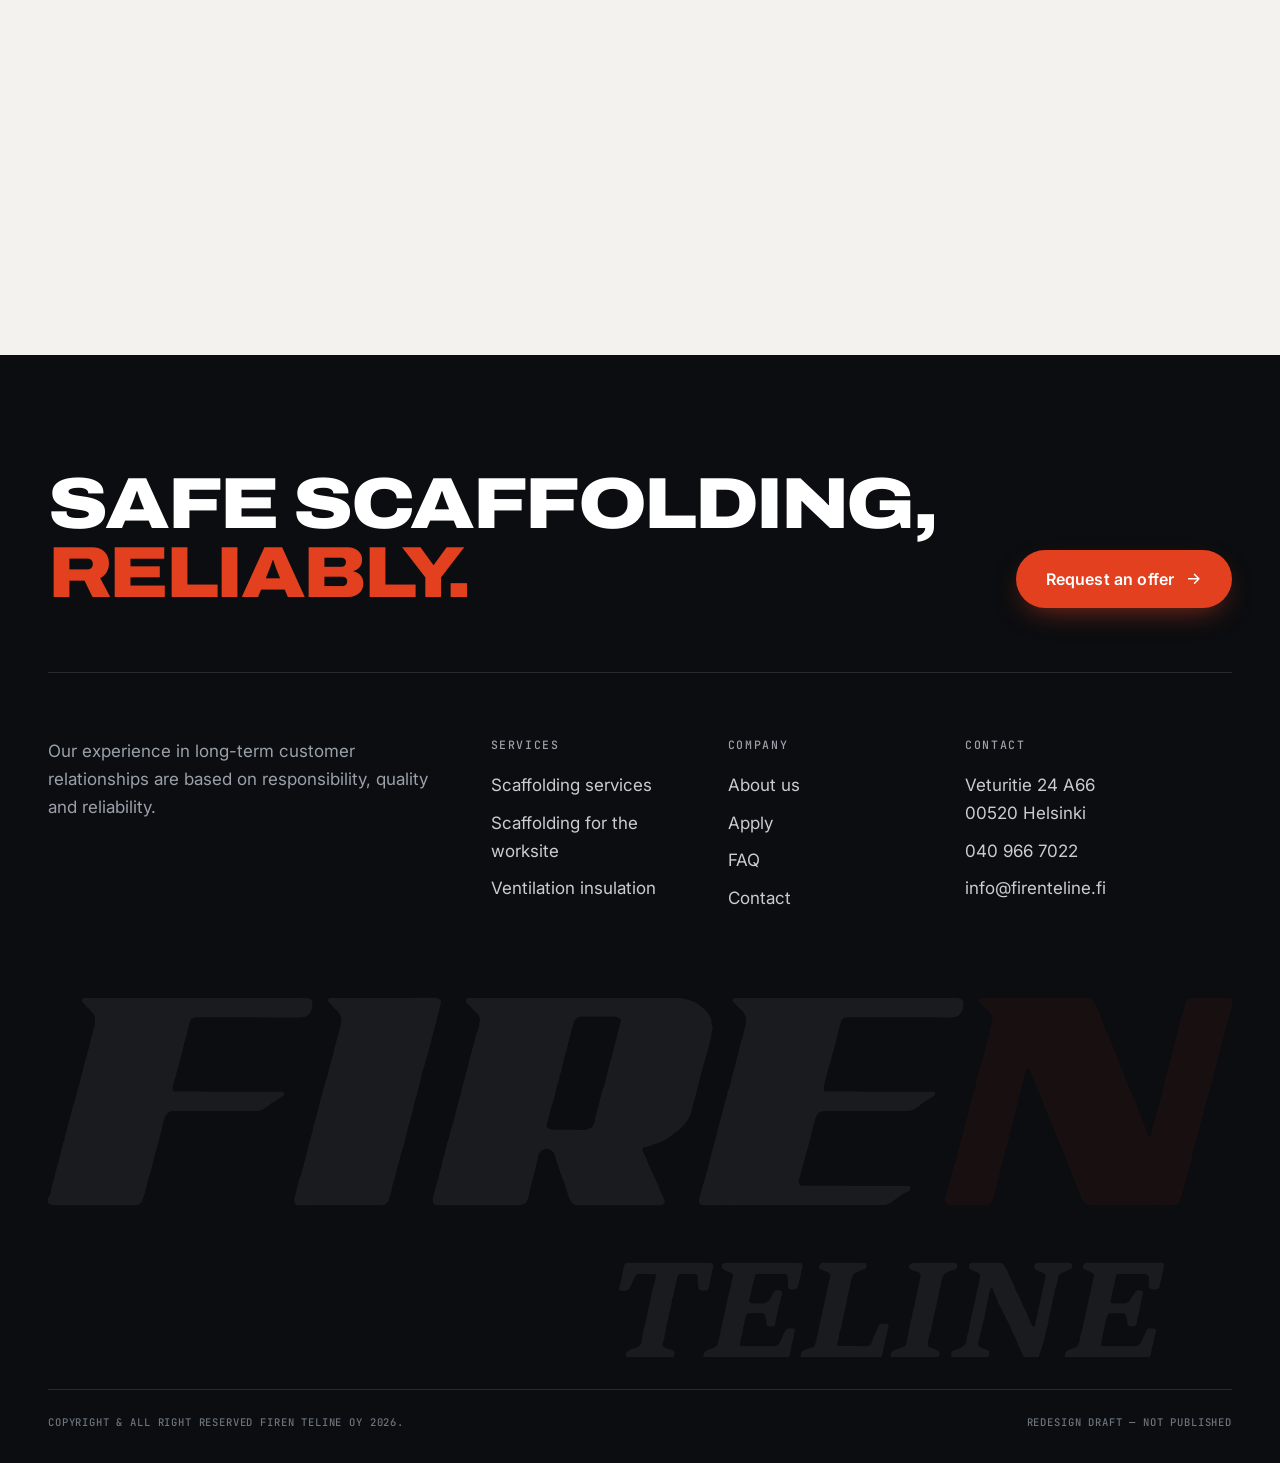
<file: tyonhakijalle.html>
<!doctype html><html lang="en"><head><meta charset="utf-8"><meta name="viewport" content="width=device-width,initial-scale=1,viewport-fit=cover">
<title>Applications – Firen Teline Oy</title><meta name="description" content="We are constantly looking for employees. Fill in the job application form."><meta name="theme-color" content="#0b0d10"><meta name="robots" content="noindex, nofollow"><meta name="color-scheme" content="dark light">
<meta property="og:type" content="website"><meta property="og:site_name" content="Firen Teline Oy"><meta property="og:title" content="Applications – Firen Teline Oy"><meta property="og:description" content="We are constantly looking for employees. Fill in the job application form."><meta property="og:image" content="assets/img/og.jpg"><meta name="twitter:card" content="summary_large_image">
<link rel="icon" href="favicon.svg" type="image/svg+xml"><link rel="alternate" hreflang="en" href="index.html"><link rel="alternate" hreflang="fi" href="fi/index.html">
<link rel="preconnect" href="https://fonts.googleapis.com"><link rel="preconnect" href="https://fonts.gstatic.com" crossorigin><link href="https://fonts.googleapis.com/css2?family=Archivo:wdth,wght@62..125,500..900&family=Inter:wght@400;500;600;700&family=JetBrains+Mono:wght@400;500&display=swap" rel="stylesheet">
<link rel="stylesheet" href="css/style.css"><script>document.documentElement.classList.add("js")</script></head><body>
<a class="skip" href="#main">Skip to content</a><div class="progress" aria-hidden="true"></div><div class="grain" aria-hidden="true"></div><div class="cursor" aria-hidden="true"><span class="cur-ring"><em></em></span><span class="cur-dot"></span></div><div class="curtain" aria-hidden="true"></div>
<header class="site"><div class="wrap bar"><a class="logo" href="index.html" aria-label="Firen Teline – front page"><img src="assets/img/logo-light.svg" alt="Firen Teline" width="132" height="41"></a>
<nav class="main" aria-label="Main"><ul><li><a href="index.html">Front page</a></li><li><a href="telinepalvelut.html">Scaffolding services</a></li><li><a href="telineettyomaalle.html">Scaffolding for the worksite</a></li><li><a href="muut-palvelut.html">Ventilation insulation</a></li><li><a href="tyonhakijalle.html" aria-current=page>Applications</a></li><li><a href="meista.html">About us</a></li></ul></nav>
<div class="hdr-r"><nav class="lang" aria-label="Language"><a href="fi/index.html" hreflang="fi">FI</a><a href="index.html" hreflang="en" aria-current=true>EN</a></nav>
<a class="hdr-tel" href="tel:+358409667022"><svg viewBox="0 0 24 24" fill="none" stroke="currentColor" stroke-width="1.75" stroke-linecap="round" stroke-linejoin="round" aria-hidden="true"><path d="M22 16.9v3a2 2 0 0 1-2.2 2 19.8 19.8 0 0 1-8.6-3.1 19.5 19.5 0 0 1-6-6A19.8 19.8 0 0 1 2.1 4.2 2 2 0 0 1 4.1 2h3a2 2 0 0 1 2 1.7c.1.9.4 1.8.7 2.7a2 2 0 0 1-.5 2.1L8 9.8a16 16 0 0 0 6 6l1.3-1.3a2 2 0 0 1 2.1-.4c.9.3 1.8.6 2.7.7a2 2 0 0 1 1.7 2z"/></svg><span>040 966 7022</span></a><a class="btn btn-red btn-sm mag" href="ota-yhteytta.html"><span>Contact us</span> <svg viewBox="0 0 24 24" fill="none" stroke="currentColor" stroke-width="2" stroke-linecap="round" stroke-linejoin="round" aria-hidden="true"><path d="M5 12h14M13 6l6 6-6 6"/></svg></a>
<button class="burger" aria-label="Menu" aria-expanded="false" aria-controls="menu"><span></span><span></span></button></div></div></header>
<div class="menu" id="menu" hidden><div class="wrap"><ul class="menu-big"><li><a href="index.html"><span class="mono">01</span>Front page</a></li><li><a href="telinepalvelut.html"><span class="mono">02</span>Scaffolding services</a></li><li><a href="telineettyomaalle.html"><span class="mono">03</span>Scaffolding for the worksite</a></li><li><a href="muut-palvelut.html"><span class="mono">04</span>Ventilation insulation</a></li><li><a href="tyonhakijalle.html" aria-current=page><span class="mono">05</span>Applications</a></li><li><a href="meista.html"><span class="mono">06</span>About us</a></li></ul><div class="menu-info"><a href="tel:+358409667022"><svg viewBox="0 0 24 24" fill="none" stroke="currentColor" stroke-width="1.75" stroke-linecap="round" stroke-linejoin="round" aria-hidden="true"><path d="M22 16.9v3a2 2 0 0 1-2.2 2 19.8 19.8 0 0 1-8.6-3.1 19.5 19.5 0 0 1-6-6A19.8 19.8 0 0 1 2.1 4.2 2 2 0 0 1 4.1 2h3a2 2 0 0 1 2 1.7c.1.9.4 1.8.7 2.7a2 2 0 0 1-.5 2.1L8 9.8a16 16 0 0 0 6 6l1.3-1.3a2 2 0 0 1 2.1-.4c.9.3 1.8.6 2.7.7a2 2 0 0 1 1.7 2z"/></svg>040 966 7022</a><a href="mailto:info@firenteline.fi"><svg viewBox="0 0 24 24" fill="none" stroke="currentColor" stroke-width="1.75" stroke-linecap="round" stroke-linejoin="round" aria-hidden="true"><rect x="2" y="4" width="20" height="16" rx="2"/><path d="m22 6-10 7L2 6"/></svg>info@firenteline.fi</a><a href="https://www.google.com/maps/search/?api=1&query=Veturitie+24+A+66,+00520+Helsinki" target="_blank" rel="noopener"><svg viewBox="0 0 24 24" fill="none" stroke="currentColor" stroke-width="1.75" stroke-linecap="round" stroke-linejoin="round" aria-hidden="true"><path d="M12 22s8-6.1 8-12.5A8 8 0 0 0 4 9.5C4 15.9 12 22 12 22z"/><circle cx="12" cy="9.5" r="2.8"/></svg>Veturitie 24 A66, 00520 Helsinki</a></div></div></div>
<main id="main"><section class="hero"><div class="hero-media" data-depth="1"><picture><source type="image/avif" srcset="assets/img/real-tank-climb-640.avif 640w, assets/img/real-tank-climb-960.avif 960w, assets/img/real-tank-climb-1280.avif 1280w, assets/img/real-tank-climb-1920.avif 1920w, assets/img/real-tank-climb-2560.avif 2560w, assets/img/real-tank-climb-3840.avif 3840w, assets/img/real-tank-climb-5120.avif 5120w, assets/img/real-tank-climb-7680.avif 7680w" sizes="100vw"><source type="image/webp" srcset="assets/img/real-tank-climb-640.webp 640w, assets/img/real-tank-climb-960.webp 960w, assets/img/real-tank-climb-1280.webp 1280w, assets/img/real-tank-climb-1920.webp 1920w, assets/img/real-tank-climb-2560.webp 2560w, assets/img/real-tank-climb-3840.webp 3840w, assets/img/real-tank-climb-5120.webp 5120w, assets/img/real-tank-climb-7680.webp 7680w" sizes="100vw"><img src="assets/img/real-tank-climb-1280.webp" width="1280" height="585" alt="" fetchpriority="high" decoding="async"></picture></div><div class="hero-shade"></div><div class="sweep" aria-hidden="true"></div><svg class="bp" data-depth=".45" viewBox="0 0 1600 900" preserveAspectRatio="xMidYMid slice" aria-hidden="true"><g stroke="currentColor" stroke-width="1" fill="none" vector-effect="non-scaling-stroke"><path d="M0 0V900"/><path d="M160 0V900"/><path d="M320 0V900"/><path d="M480 0V900"/><path d="M640 0V900"/><path d="M800 0V900"/><path d="M960 0V900"/><path d="M1120 0V900"/><path d="M1280 0V900"/><path d="M1440 0V900"/><path d="M1600 0V900"/><path d="M0 0H1600"/><path d="M0 150H1600"/><path d="M0 300H1600"/><path d="M0 450H1600"/><path d="M0 600H1600"/><path d="M0 750H1600"/><path d="M0 900H1600"/></g><g stroke="currentColor" stroke-width="1" fill="none" opacity=".55"><path d="M0 0l160 150"/><path d="M0 300l160 150"/><path d="M0 600l160 150"/><path d="M320 0l160 150"/><path d="M320 300l160 150"/><path d="M320 600l160 150"/><path d="M640 0l160 150"/><path d="M640 300l160 150"/><path d="M640 600l160 150"/><path d="M960 0l160 150"/><path d="M960 300l160 150"/><path d="M960 600l160 150"/><path d="M1280 0l160 150"/><path d="M1280 300l160 150"/><path d="M1280 600l160 150"/><path d="M320 150l-160 150"/><path d="M320 450l-160 150"/><path d="M320 750l-160 150"/><path d="M640 150l-160 150"/><path d="M640 450l-160 150"/><path d="M640 750l-160 150"/><path d="M960 150l-160 150"/><path d="M960 450l-160 150"/><path d="M960 750l-160 150"/><path d="M1280 150l-160 150"/><path d="M1280 450l-160 150"/><path d="M1280 750l-160 150"/><path d="M1600 150l-160 150"/><path d="M1600 450l-160 150"/><path d="M1600 750l-160 150"/></g></svg>
<div class="wrap hero-in" data-depth="-.25"><nav class="crumbs mono" aria-label="Breadcrumb"><a href="index.html">Front page</a><span>/</span><span>Applications</span></nav><p class="kicker mono"><i></i>Firen Teline Oy · Helsinki</p><h1 class="display" data-split="chars">Job application form</h1><p class="lead">We are constantly looking for employees. Fill in your information in the job application form and we will contact you soon!</p><div class="ctas"><a class="btn btn-red btn-lg mag" href="#apply"><span>Apply</span> <svg viewBox="0 0 24 24" fill="none" stroke="currentColor" stroke-width="2" stroke-linecap="round" stroke-linejoin="round" aria-hidden="true"><path d="M5 12h14M13 6l6 6-6 6"/></svg></a></div></div>
<div class="hero-meta mono" aria-hidden="true"><span>60.20° N · 24.93° E</span></div></section>
<section id="apply" class="alt"><div class="wrap split top"><div class="reveal sticky"><div class="sh  reveal"><div class="sh-l"><p class="eyebrow"><span class="mono">01</span>Careers</p><h2 data-split>Job vacancies</h2></div></div><p class="lead">We actively work to achieve our goal which is an accident-free workplace that supports well-being. We genuinely care about our creators and that is also transmitted to our customers. Our employees are an important resource to us.</p>
<ul class="checks"><li><svg viewBox="0 0 32 32" fill="none" stroke="currentColor" stroke-width="1.6" stroke-linecap="round" stroke-linejoin="round" aria-hidden="true"><circle cx="16" cy="17" r="11"/><path d="M16 11v6l4 3M12 3h8"/></svg><span>We'll be in touch within the next 48 hours.</span></li><li><svg viewBox="0 0 32 32" fill="none" stroke="currentColor" stroke-width="1.6" stroke-linecap="round" stroke-linejoin="round" aria-hidden="true"><path d="M16 3 5 7v8c0 7 4.7 12 11 14 6.3-2 11-7 11-14V7z"/><path d="m11 16 4 4 7-8"/></svg><span>Our employees are equipped with modern equipment that complies with occupational safety regulations. In addition, our company holds a weekly job safety info.</span></li></ul>
<div class="cinfo"><a href="tel:+358405137315"><span class="ci"><svg viewBox="0 0 24 24" fill="none" stroke="currentColor" stroke-width="1.75" stroke-linecap="round" stroke-linejoin="round" aria-hidden="true"><circle cx="9" cy="8" r="4"/><path d="M2 21c0-4 3-6 7-6s7 2 7 6M17 4a4 4 0 0 1 0 8M22 21c0-3-2-5-4-6"/></svg></span><span><small class="mono">Recruitment · Vjatseslav Kotsalainen</small><b>+358 40 513 7315</b></span><span class="go"><svg viewBox="0 0 24 24" fill="none" stroke="currentColor" stroke-width="2" stroke-linecap="round" stroke-linejoin="round" aria-hidden="true"><path d="M7 17 17 7M8 7h9v9"/></svg></span></a></div></div>
<form class="f reveal d1" data-subject="Job application – firenteline.fi"><div class="f-h"><h3>Job application form</h3><span class="mono">info@firenteline.fi</span></div><div class="fld"><input id="fn" name="fn" type="text" placeholder=" "><label for="fn">First name</label></div><div class="fld"><input id="sn" name="sn" type="text" placeholder=" "><label for="sn">Surname</label></div><div class="fld"><input id="dob" name="dob" type="text" placeholder=" "><label for="dob">Date of birth</label></div><div class="fld"><input id="nat" name="nat" type="text" placeholder=" "><label for="nat">Nationality</label></div><div class="fld"><input id="emp" name="emp" type="text" placeholder=" "><label for="emp">Current employer</label></div><div class="fld"><input id="jt" name="jt" type="text" placeholder=" "><label for="jt">Job title</label></div><div class="fld"><input id="ph" name="ph" type="tel" placeholder=" "><label for="ph">Personal phone number</label></div><div class="fld"><input id="em" name="em" type="email" placeholder=" "><label for="em">Personal email</label></div><div class="fld full"><input id="addr" name="addr" type="text" placeholder=" "><label for="addr">Home address</label></div><div class="fld full sel"><select id="edu" name="edu"><option>- Select -</option><option>On-the-job training / apprenticeship</option><option>Trade school</option><option>University of applied sciences</option><option>University</option><option>Business school</option></select><label for="edu">Education</label></div><div class="fld full"><textarea id="edu2" name="edu2" placeholder=" "></textarea><label for="edu2">Please provide additional information about your education</label></div><div class="fld full"><textarea id="work" name="work" placeholder=" "></textarea><label for="work">What kind of work are you looking for?</label></div><div class="fld full sel"><select id="via" name="via"><option>- Select -</option><option>Email</option><option>Phone</option></select><label for="via">Please contact me via</label></div>
<button class="btn btn-red btn-lg full mag" type="submit"><span>Send application</span> <svg viewBox="0 0 24 24" fill="none" stroke="currentColor" stroke-width="2" stroke-linecap="round" stroke-linejoin="round" aria-hidden="true"><path d="M5 12h14M13 6l6 6-6 6"/></svg></button><p class="note">Draft site: connect a form backend before going live.</p></form></div></section>
<section class="dark process-s" data-hscroll><svg class="bp bp-soft" viewBox="0 0 1600 900" preserveAspectRatio="xMidYMid slice" aria-hidden="true"><g stroke="currentColor" stroke-width="1" fill="none" vector-effect="non-scaling-stroke"><path d="M0 0V900"/><path d="M160 0V900"/><path d="M320 0V900"/><path d="M480 0V900"/><path d="M640 0V900"/><path d="M800 0V900"/><path d="M960 0V900"/><path d="M1120 0V900"/><path d="M1280 0V900"/><path d="M1440 0V900"/><path d="M1600 0V900"/><path d="M0 0H1600"/><path d="M0 150H1600"/><path d="M0 300H1600"/><path d="M0 450H1600"/><path d="M0 600H1600"/><path d="M0 750H1600"/><path d="M0 900H1600"/></g><g stroke="currentColor" stroke-width="1" fill="none" opacity=".55"><path d="M0 0l160 150"/><path d="M0 300l160 150"/><path d="M0 600l160 150"/><path d="M320 0l160 150"/><path d="M320 300l160 150"/><path d="M320 600l160 150"/><path d="M640 0l160 150"/><path d="M640 300l160 150"/><path d="M640 600l160 150"/><path d="M960 0l160 150"/><path d="M960 300l160 150"/><path d="M960 600l160 150"/><path d="M1280 0l160 150"/><path d="M1280 300l160 150"/><path d="M1280 600l160 150"/><path d="M320 150l-160 150"/><path d="M320 450l-160 150"/><path d="M320 750l-160 150"/><path d="M640 150l-160 150"/><path d="M640 450l-160 150"/><path d="M640 750l-160 150"/><path d="M960 150l-160 150"/><path d="M960 450l-160 150"/><path d="M960 750l-160 150"/><path d="M1280 150l-160 150"/><path d="M1280 450l-160 150"/><path d="M1280 750l-160 150"/><path d="M1600 150l-160 150"/><path d="M1600 450l-160 150"/><path d="M1600 750l-160 150"/></g></svg><div class="wrap"><div class="sh  reveal"><div class="sh-l"><p class="eyebrow"><span class="mono">02</span>How we work</p><h2 data-split>From start to finish.</h2></div><p class=lead>When we accept a project we handle it from start to finish reliably and with high work motivation. The most important thing for us is customer satisfaction and safety - this is reflected in all our activities.</p></div></div><div class="hs-view"><ol class="process"><span class="pline" aria-hidden="true"><i></i></span><li class="step reveal d0"><div class="step-img"><picture><source type="image/avif" srcset="assets/img/v3-grid-640.avif 640w, assets/img/v3-grid-960.avif 960w, assets/img/v3-grid-1280.avif 1280w, assets/img/v3-grid-1920.avif 1920w, assets/img/v3-grid-2560.avif 2560w, assets/img/v3-grid-3840.avif 3840w, assets/img/v3-grid-5120.avif 5120w, assets/img/v3-grid-7680.avif 7680w" sizes="(max-width:760px) 50vw, 40vw"><source type="image/webp" srcset="assets/img/v3-grid-640.webp 640w, assets/img/v3-grid-960.webp 960w, assets/img/v3-grid-1280.webp 1280w, assets/img/v3-grid-1920.webp 1920w, assets/img/v3-grid-2560.webp 2560w, assets/img/v3-grid-3840.webp 3840w, assets/img/v3-grid-5120.webp 5120w, assets/img/v3-grid-7680.webp 7680w" sizes="(max-width:760px) 50vw, 40vw"><img src="assets/img/v3-grid-1280.webp" width="1280" height="720" alt="" loading="lazy" decoding="async"></picture></div><span class="mono">01 / 04</span><div class="dot"><svg viewBox="0 0 32 32" fill="none" stroke="currentColor" stroke-width="1.6" stroke-linecap="round" stroke-linejoin="round" aria-hidden="true"><path d="M4 7l8-3 8 3 8-3v21l-8 3-8-3-8 3zM12 4v21M20 7v21"/></svg></div><h3>Planning</h3><b class="step-n" aria-hidden="true">01</b></li><li class="step reveal d1"><div class="step-img"><picture><source type="image/avif" srcset="assets/img/v3-scaffolder-640.avif 640w, assets/img/v3-scaffolder-960.avif 960w, assets/img/v3-scaffolder-1280.avif 1280w, assets/img/v3-scaffolder-1920.avif 1920w, assets/img/v3-scaffolder-2560.avif 2560w, assets/img/v3-scaffolder-3840.avif 3840w, assets/img/v3-scaffolder-5120.avif 5120w, assets/img/v3-scaffolder-5760.avif 5760w" sizes="(max-width:760px) 50vw, 40vw"><source type="image/webp" srcset="assets/img/v3-scaffolder-640.webp 640w, assets/img/v3-scaffolder-960.webp 960w, assets/img/v3-scaffolder-1280.webp 1280w, assets/img/v3-scaffolder-1920.webp 1920w, assets/img/v3-scaffolder-2560.webp 2560w, assets/img/v3-scaffolder-3840.webp 3840w, assets/img/v3-scaffolder-5120.webp 5120w, assets/img/v3-scaffolder-5760.webp 5760w" sizes="(max-width:760px) 50vw, 40vw"><img src="assets/img/v3-scaffolder-1280.webp" width="1280" height="1707" alt="" loading="lazy" decoding="async"></picture></div><span class="mono">02 / 04</span><div class="dot"><svg viewBox="0 0 32 32" fill="none" stroke="currentColor" stroke-width="1.6" stroke-linecap="round" stroke-linejoin="round" aria-hidden="true"><path d="M16 3 5 7v8c0 7 4.7 12 11 14 6.3-2 11-7 11-14V7z"/><path d="m11 16 4 4 7-8"/></svg></div><h3>Safety</h3><b class="step-n" aria-hidden="true">02</b></li><li class="step reveal d2"><div class="step-img"><picture><source type="image/avif" srcset="assets/img/v3-team-640.avif 640w, assets/img/v3-team-960.avif 960w, assets/img/v3-team-1280.avif 1280w, assets/img/v3-team-1920.avif 1920w, assets/img/v3-team-2560.avif 2560w, assets/img/v3-team-3840.avif 3840w, assets/img/v3-team-5120.avif 5120w, assets/img/v3-team-7680.avif 7680w" sizes="(max-width:760px) 50vw, 40vw"><source type="image/webp" srcset="assets/img/v3-team-640.webp 640w, assets/img/v3-team-960.webp 960w, assets/img/v3-team-1280.webp 1280w, assets/img/v3-team-1920.webp 1920w, assets/img/v3-team-2560.webp 2560w, assets/img/v3-team-3840.webp 3840w, assets/img/v3-team-5120.webp 5120w, assets/img/v3-team-7680.webp 7680w" sizes="(max-width:760px) 50vw, 40vw"><img src="assets/img/v3-team-1280.webp" width="1280" height="720" alt="" loading="lazy" decoding="async"></picture></div><span class="mono">03 / 04</span><div class="dot"><svg viewBox="0 0 32 32" fill="none" stroke="currentColor" stroke-width="1.6" stroke-linecap="round" stroke-linejoin="round" aria-hidden="true"><path d="M4 22h24M6 22v-3a10 10 0 0 1 20 0v3M13 9v6M19 9v6M3 22c0 2 1 3 3 3h20c2 0 3-1 3-3"/></svg></div><h3>Workmanship</h3><b class="step-n" aria-hidden="true">03</b></li><li class="step reveal d3"><div class="step-img"><picture><source type="image/avif" srcset="assets/img/v3-scaffolding-640.avif 640w, assets/img/v3-scaffolding-960.avif 960w, assets/img/v3-scaffolding-1280.avif 1280w, assets/img/v3-scaffolding-1920.avif 1920w, assets/img/v3-scaffolding-2560.avif 2560w, assets/img/v3-scaffolding-3840.avif 3840w, assets/img/v3-scaffolding-5120.avif 5120w, assets/img/v3-scaffolding-7680.avif 7680w" sizes="(max-width:760px) 50vw, 40vw"><source type="image/webp" srcset="assets/img/v3-scaffolding-640.webp 640w, assets/img/v3-scaffolding-960.webp 960w, assets/img/v3-scaffolding-1280.webp 1280w, assets/img/v3-scaffolding-1920.webp 1920w, assets/img/v3-scaffolding-2560.webp 2560w, assets/img/v3-scaffolding-3840.webp 3840w, assets/img/v3-scaffolding-5120.webp 5120w, assets/img/v3-scaffolding-7680.webp 7680w" sizes="(max-width:760px) 50vw, 40vw"><img src="assets/img/v3-scaffolding-1280.webp" width="1280" height="960" alt="" loading="lazy" decoding="async"></picture></div><span class="mono">04 / 04</span><div class="dot"><svg viewBox="0 0 32 32" fill="none" stroke="currentColor" stroke-width="1.6" stroke-linecap="round" stroke-linejoin="round" aria-hidden="true"><circle cx="16" cy="17" r="11"/><path d="M16 11v6l4 3M12 3h8"/></svg></div><h3>Efficiency</h3><b class="step-n" aria-hidden="true">04</b></li></ol></div></section></main>
<footer class="site"><div class="wrap">
<div class="f-cta"><p class="f-big">Safe scaffolding,<br><em>reliably.</em></p><a class="btn btn-red btn-lg mag" href="ota-yhteytta.html"><span>Request an offer</span> <svg viewBox="0 0 24 24" fill="none" stroke="currentColor" stroke-width="2" stroke-linecap="round" stroke-linejoin="round" aria-hidden="true"><path d="M5 12h14M13 6l6 6-6 6"/></svg></a></div>
<div class="cols"><div><p class="f-about">Our experience in long-term customer relationships are based on responsibility, quality and reliability.</p></div>
<div><h4>Services</h4><ul><li><a href="telinepalvelut.html">Scaffolding services</a></li><li><a href="telineettyomaalle.html">Scaffolding for the worksite</a></li><li><a href="muut-palvelut.html">Ventilation insulation</a></li></ul></div>
<div><h4>Company</h4><ul><li><a href="meista.html">About us</a></li><li><a href="tyonhakijalle.html">Apply</a></li><li><a href="index.html#faq">FAQ</a></li><li><a href="ota-yhteytta.html">Contact</a></li></ul></div>
<div><h4>Contact</h4><ul><li><a href="https://www.google.com/maps/search/?api=1&query=Veturitie+24+A+66,+00520+Helsinki" target="_blank" rel="noopener">Veturitie 24 A66<br>00520 Helsinki</a></li><li><a href="tel:+358409667022">040 966 7022</a></li><li><a href="mailto:info@firenteline.fi">info@firenteline.fi</a></li></ul></div></div>
<img class="f-mark" src="assets/img/logo-light.svg" alt="" width="4000" height="1232" loading="lazy">
<div class="bottom mono"><span>Copyright &amp; All Right Reserved Firen teline Oy 2026.</span><span>Redesign draft — not published</span></div></div></footer>
<div class="actionbar"><a class="btn btn-ghost" href="tel:+358409667022"><svg viewBox="0 0 24 24" fill="none" stroke="currentColor" stroke-width="1.75" stroke-linecap="round" stroke-linejoin="round" aria-hidden="true"><path d="M22 16.9v3a2 2 0 0 1-2.2 2 19.8 19.8 0 0 1-8.6-3.1 19.5 19.5 0 0 1-6-6A19.8 19.8 0 0 1 2.1 4.2 2 2 0 0 1 4.1 2h3a2 2 0 0 1 2 1.7c.1.9.4 1.8.7 2.7a2 2 0 0 1-.5 2.1L8 9.8a16 16 0 0 0 6 6l1.3-1.3a2 2 0 0 1 2.1-.4c.9.3 1.8.6 2.7.7a2 2 0 0 1 1.7 2z"/></svg><span>Call</span></a><a class="btn btn-red" href="ota-yhteytta.html"><span>Request an offer</span> <svg viewBox="0 0 24 24" fill="none" stroke="currentColor" stroke-width="2" stroke-linecap="round" stroke-linejoin="round" aria-hidden="true"><path d="M5 12h14M13 6l6 6-6 6"/></svg></a></div>
<script src="js/vendor/gsap-3.15.0.min.js" defer></script><script src="js/vendor/ScrollTrigger-3.15.0.min.js" defer></script><script src="js/vendor/lenis-1.3.27.min.js" defer></script><script src="js/main.js" defer></script></body></html>
</file>
<file: css/style.css>
/* Firen Teline — v3 "Industrial Precision" design system (v3 adds Lenis/GSAP motion layer). Vector-first, fluid, scales to 4K/8K displays. */
@view-transition{navigation:auto}
:root{--red:#e2401f;--red2:#ff5a36;--ink:#0b0d10;--ink2:#12151a;--ink3:#1a1e25;--paper:#f3f2ef;--paper2:#e9e7e2;--line:rgba(11,13,16,.12);--lineD:rgba(255,255,255,.12);
--tx:#15181d;--mut:#5b616b;--mutD:#9aa1ab;--w:88rem;--g:clamp(1.25rem,4vw,3rem);--r:.375rem;--ease:cubic-bezier(.2,.7,.1,1);
--fd:"Archivo",system-ui,sans-serif;--fb:"Inter",system-ui,sans-serif;--fm:"JetBrains Mono",ui-monospace,monospace}
*,*::before,*::after{box-sizing:border-box}
html{-webkit-text-size-adjust:100%;scroll-behavior:smooth;scroll-padding-top:6rem}
@media (min-width:2200px){html{font-size:118.75%}} @media (min-width:3000px){html{font-size:150%}} @media (min-width:4200px){html{font-size:212.5%}} @media (min-width:6000px){html{font-size:300%}}
body{margin:0;font:400 1.0625rem/1.65 var(--fb);color:var(--tx);background:var(--paper);-webkit-font-smoothing:antialiased;text-rendering:optimizeLegibility;overflow-x:clip}
img,svg,picture{display:block;max-width:100%}img{height:auto}
a{color:inherit;text-decoration:none}
h1,h2,h3,h4{font-family:var(--fd);font-stretch:112%;line-height:1.02;letter-spacing:-.02em;margin:0 0 .5em;font-weight:800;text-wrap:balance}
h2{font-size:clamp(2.2rem,1.2rem + 3.6vw,4.6rem)}h3{font-size:clamp(1.2rem,1rem + .6vw,1.55rem);letter-spacing:-.01em;line-height:1.15}
p{margin:0 0 1.1em;text-wrap:pretty}em{font-style:normal;color:var(--red)}
.mono{font-family:var(--fm);font-size:.75rem;letter-spacing:.08em;text-transform:uppercase;font-weight:500}
.wrap{width:min(100% - 2*var(--g),var(--w));margin-inline:auto}
section{padding-block:clamp(5rem,11vw,10rem);position:relative}
.alt{background:var(--paper2)}
.dark{background:var(--ink);color:#e9ebee}.dark .lead,.dark .muted{color:var(--mutD)}
.skip{position:fixed;left:1rem;top:-4rem;z-index:99;background:var(--red);color:#fff;padding:.7rem 1rem;border-radius:var(--r)}.skip:focus{top:1rem}
:focus-visible{outline:2px solid var(--red2);outline-offset:3px;border-radius:2px}
.progress{position:fixed;inset:0 0 auto;height:2px;background:var(--red);transform-origin:0 50%;transform:scaleX(var(--p,0));z-index:60;pointer-events:none}
.lead{font-size:clamp(1.1rem,1rem + .45vw,1.35rem);line-height:1.55;color:var(--mut)}.lead.big{font-size:clamp(1.25rem,1rem + .9vw,1.85rem);color:var(--tx);line-height:1.45;letter-spacing:-.01em}
.muted{color:var(--mut)}
.eyebrow{display:flex;align-items:center;gap:.9rem;font:600 .78rem/1 var(--fm);letter-spacing:.14em;text-transform:uppercase;color:var(--red);margin-bottom:1.4rem}
.eyebrow .mono{color:var(--mut);font-size:.72rem}.eyebrow .mono::after{content:"";display:inline-block;width:2.5rem;height:1px;background:currentColor;vertical-align:middle;margin-left:.9rem;opacity:.6}
.dark .eyebrow .mono,.eyebrow.light .mono{color:var(--mutD)}.eyebrow.light{color:#fff}
/* buttons */
.btn{--bg:transparent;display:inline-flex;align-items:center;justify-content:center;gap:.65rem;height:3.1rem;padding:0 1.4rem;border-radius:999px;font:600 .95rem/1 var(--fb);letter-spacing:.01em;border:1px solid transparent;background:var(--bg);cursor:pointer;position:relative;overflow:hidden;isolation:isolate;transition:transform .5s var(--ease),background .3s,border-color .3s,color .3s;white-space:nowrap}
.btn svg{width:1.1em;height:1.1em;transition:transform .45s var(--ease)}.btn:hover svg{transform:translateX(3px)}
.btn-red{--bg:var(--red);color:#fff;box-shadow:0 10px 30px -12px rgba(226,64,31,.7)}.btn-red::before{content:"";position:absolute;inset:0;background:var(--red2);transform:translateY(101%);transition:transform .5s var(--ease);z-index:-1;border-radius:inherit}.btn-red:hover::before{transform:none}
.btn-glass{color:#fff;border-color:rgba(255,255,255,.28);background:rgba(255,255,255,.06);backdrop-filter:blur(10px)}.btn-glass:hover{background:rgba(255,255,255,.14);border-color:rgba(255,255,255,.5)}
.btn-ghost{color:var(--tx);border-color:var(--line);background:#fff}
.btn-line{color:var(--tx);border-color:var(--tx)}.btn-line:hover{background:var(--tx);color:#fff}
.btn-lg{height:3.6rem;padding:0 1.8rem;font-size:1rem}.btn-sm{height:2.6rem;padding:0 1.1rem;font-size:.88rem}.btn.full{width:100%}
.link{display:inline-flex;align-items:center;gap:.5rem;font-weight:600;color:var(--tx);border-bottom:1px solid currentColor;padding-bottom:.2rem;transition:color .3s,gap .3s}.link svg{width:1em}.link:hover{color:var(--red);gap:.8rem}
/* header */
header.site{position:fixed;inset:0 0 auto;z-index:50;color:#fff;transition:transform .5s var(--ease),background .4s,backdrop-filter .4s,border-color .4s;border-bottom:1px solid transparent}
header.site.scrolled{background:rgba(11,13,16,.72);backdrop-filter:blur(18px) saturate(1.4);border-color:var(--lineD)}
header.site.hide{transform:translateY(-100%)}
.bar{display:flex;align-items:center;gap:2rem;height:5rem}
.logo img{width:8.25rem;height:auto}
nav.main{margin-left:auto}nav.main ul{display:flex;gap:.15rem;list-style:none;margin:0;padding:0}
nav.main a{display:block;white-space:nowrap;padding:.55rem .75rem;font-size:.88rem;font-weight:500;color:rgba(255,255,255,.78);border-radius:999px;transition:color .3s,background .3s;position:relative}
nav.main a:hover{color:#fff;background:rgba(255,255,255,.08)}nav.main a[aria-current]{color:#fff}nav.main a[aria-current]::after{content:"";position:absolute;left:50%;bottom:.15rem;width:4px;height:4px;border-radius:50%;background:var(--red);transform:translateX(-50%)}
.hdr-r{display:flex;align-items:center;gap:1rem}
.lang{display:flex;font:500 .72rem var(--fm);border:1px solid var(--lineD);border-radius:999px;padding:.2rem}.lang a{padding:.35rem .55rem;border-radius:999px;color:rgba(255,255,255,.6)}.lang a[aria-current]{background:#fff;color:var(--ink)}
.hdr-tel{display:flex;align-items:center;gap:.5rem;font:500 .85rem var(--fm);color:rgba(255,255,255,.85)}.hdr-tel svg{width:1rem;color:var(--red)}
.burger{display:none;width:3rem;height:3rem;border-radius:50%;border:1px solid var(--lineD);background:rgba(255,255,255,.05);cursor:pointer;position:relative}
.burger span{position:absolute;left:50%;width:1.1rem;height:1.5px;background:#fff;transform:translateX(-50%);transition:transform .45s var(--ease),top .45s var(--ease)}.burger span:first-child{top:42%}.burger span:last-child{top:58%}
.burger[aria-expanded=true] span:first-child{top:50%;transform:translateX(-50%) rotate(45deg)}.burger[aria-expanded=true] span:last-child{top:50%;transform:translateX(-50%) rotate(-45deg)}
.menu{position:fixed;inset:0;z-index:45;background:var(--ink);color:#fff;padding:7rem 0 3rem;overflow:auto;clip-path:inset(0 0 100% 0);transition:clip-path .7s var(--ease)}
.menu.open{clip-path:inset(0)}
.menu-big{list-style:none;margin:0 0 2.5rem;padding:0}.menu-big li{border-bottom:1px solid var(--lineD)}
.menu-big a{display:flex;align-items:baseline;gap:1rem;padding:1rem 0;font:800 clamp(1.8rem,7vw,3.5rem)/1 var(--fd);font-stretch:112%;letter-spacing:-.02em;transition:color .3s,padding .4s var(--ease)}
.menu-big a:hover,.menu-big a[aria-current]{color:var(--red);padding-left:.5rem}.menu-big .mono{color:var(--mutD)}
.menu-info{display:grid;gap:.9rem;color:var(--mutD)}.menu-info a{display:flex;gap:.7rem;align-items:center}.menu-info svg{width:1.1rem;color:var(--red)}
/* hero */
.hero{min-height:100svh;display:flex;align-items:flex-end;color:#fff;background:var(--ink);overflow:hidden;padding:9rem 0 clamp(4rem,8vw,7rem);isolation:isolate}
.hero:not(.hero-home){min-height:min(88svh,60rem)}
.hero-media{position:absolute;inset:-8% 0 0;z-index:-3;overflow:hidden}.hero-media picture{position:absolute;inset:0}
.hero-media img{width:100%;height:100%;object-fit:cover;animation:kb 22s var(--ease) both}
@keyframes kb{from{transform:scale(1.12)}to{transform:scale(1)}}
.hero-shade{position:absolute;inset:0;z-index:-2;background:linear-gradient(90deg,rgba(11,13,16,.92) 0%,rgba(11,13,16,.62) 42%,rgba(11,13,16,.15) 75%),linear-gradient(0deg,rgba(11,13,16,.95) 0%,rgba(11,13,16,0) 45%),linear-gradient(180deg,rgba(11,13,16,.6),transparent 22%)}
.bp{position:absolute;inset:0;width:100%;height:100%;z-index:-1;color:#fff;opacity:.06;pointer-events:none;-webkit-mask:radial-gradient(ellipse at 30% 60%,#000 20%,transparent 75%);mask:radial-gradient(ellipse at 30% 60%,#000 20%,transparent 75%)}
.bp-soft{opacity:.05}
.hero-in{position:relative;max-width:var(--w)}
.kicker{display:flex;align-items:center;gap:.8rem;color:rgba(255,255,255,.75);margin-bottom:1.6rem}.kicker i{width:.55rem;height:.55rem;background:var(--red);border-radius:50%;box-shadow:0 0 0 0 rgba(226,64,31,.6);animation:pulse 2.4s infinite}
@keyframes pulse{70%{box-shadow:0 0 0 .7rem rgba(226,64,31,0)}100%{box-shadow:0 0 0 0 rgba(226,64,31,0)}}
.display{font-size:clamp(2.9rem,1rem + 6.2vw,8.4rem);line-height:.92;letter-spacing:-.035em;font-stretch:118%;font-weight:850;max-width:14ch;margin-bottom:1.6rem;text-transform:uppercase}
.hero:not(.hero-home) .display{font-size:clamp(2.6rem,1rem + 4.8vw,6.4rem);max-width:16ch}
@media (min-width:1101px){.hero-home .hero-in{padding-right:min(25rem,30vw)}}
html[lang=fi] .hero-home .display{font-size:clamp(2rem,.4rem + 4vw,6.6rem);font-stretch:100%}
.hero .lead{color:rgba(255,255,255,.78);max-width:40rem}
.ctas{display:flex;flex-wrap:wrap;gap:.8rem;margin-top:2.2rem}
.crumbs{display:flex;gap:.6rem;color:rgba(255,255,255,.55);margin-bottom:2rem}.crumbs a:hover{color:#fff}
.hero-meta{position:absolute;right:var(--g);top:7rem;display:flex;flex-direction:column;align-items:flex-end;gap:.4rem;color:rgba(255,255,255,.5);font-size:.68rem}
.hero-meta span:last-child:not(:first-child){padding:.3rem .55rem;border:1px solid rgba(255,255,255,.2);border-radius:999px}
.hero-next{position:absolute;right:var(--g);bottom:clamp(4rem,8vw,7rem);display:grid;gap:.7rem;width:min(24rem,30vw)}
.nx{display:grid;grid-template-columns:4.5rem 1fr auto;align-items:center;gap:1rem;padding:.6rem 1rem .6rem .6rem;border-radius:.75rem;background:rgba(255,255,255,.07);border:1px solid rgba(255,255,255,.14);backdrop-filter:blur(14px);transition:background .35s,transform .5s var(--ease)}
.nx:hover{background:rgba(255,255,255,.14);transform:translateX(-4px)}
.nx-img{aspect-ratio:4/3;border-radius:.45rem;overflow:hidden}.nx-img img{width:100%;height:100%;object-fit:cover}
.nx-t{display:grid;gap:.2rem;font:700 1rem/1.2 var(--fd);font-stretch:108%}.nx-t .mono{color:var(--red2);font-size:.65rem}.nx svg{width:1.1rem;opacity:.7}
.scroll-cue{position:absolute;left:50%;bottom:1.4rem;width:1px;height:3rem;background:rgba(255,255,255,.2);overflow:hidden}.scroll-cue span{position:absolute;inset:0;background:#fff;animation:cue 2.2s var(--ease) infinite}
@keyframes cue{from{transform:translateY(-100%)}to{transform:translateY(100%)}}
/* split text */
[data-split] .w{display:inline-block;overflow:hidden;vertical-align:top;padding-bottom:.08em;margin-bottom:-.08em}
[data-split] .w>span{display:inline-block;transform:translateY(105%);transition:transform 1s var(--ease);transition-delay:calc(var(--i)*55ms)}
[data-split].in .w>span{transform:none}
/* stats */
.stats{background:var(--ink);color:#fff;border-top:1px solid var(--lineD)}
.stats-in{display:grid;grid-template-columns:repeat(4,1fr)}
.st{padding:2.4rem 1.5rem 2.4rem 0;border-right:1px solid var(--lineD);display:grid;gap:.6rem}.st+.st{padding-left:1.8rem}.st:last-child{border:0}
.num{font:850 clamp(2.6rem,1.6rem + 3vw,5rem)/1 var(--fd);font-stretch:118%;letter-spacing:-.04em;font-variant-numeric:tabular-nums}.num sup{font-size:.45em;color:var(--red);vertical-align:.95em;margin-left:.06em}
.st .mono{color:var(--mutD)}
/* section header + split layouts */
.sh{display:grid;grid-template-columns:minmax(0,7fr) minmax(0,5fr);gap:2rem 4rem;align-items:end;margin-bottom:clamp(2.5rem,5vw,4.5rem)}
.sh h2{margin:0}.sh>.lead{margin:0}
.split .sh,.sticky .sh,.prose .sh{display:block;margin-bottom:2rem}.split .sh .lead{margin-top:1.4rem}
.split{display:grid;grid-template-columns:repeat(12,minmax(0,1fr));gap:clamp(2rem,5vw,6rem);align-items:center}
.split>*:first-child{grid-column:1/span 6}.split>*:last-child{grid-column:7/span 6}
.split.rev>*:first-child{grid-column:7/span 6;grid-row:1}.split.rev>*:last-child{grid-column:1/span 6;grid-row:1}
.split.top{align-items:start}.sticky{position:sticky;top:7rem}
.prose h3{margin-top:2rem}.prose>p{max-width:38rem}.mt{margin-top:3rem}
/* framed imagery */
.frame{position:relative;border-radius:var(--r);overflow:hidden;aspect-ratio:4/3;background:var(--ink3)}.frame.tall{aspect-ratio:4/5}
.frame img{width:100%;height:100%;object-fit:cover;transition:transform 1.6s var(--ease)}.frame:hover img{transform:scale(1.04)}
.frame picture{height:100%}
.frame .tag{position:absolute;left:1rem;bottom:1rem;font:500 .66rem var(--fm);letter-spacing:.1em;text-transform:uppercase;color:#fff;background:rgba(11,13,16,.55);backdrop-filter:blur(8px);padding:.4rem .65rem;border-radius:999px}
.corner{position:absolute;width:1.4rem;height:1.4rem;border:2px solid var(--red);pointer-events:none}.c1{top:.9rem;left:.9rem;border-right:0;border-bottom:0}.c2{right:.9rem;bottom:.9rem;border-left:0;border-top:0}
/* service cards */
.svc{display:grid;grid-template-columns:repeat(3,1fr);gap:1.25rem}
.card{display:flex;flex-direction:column;background:#fff;border-radius:var(--r);overflow:hidden;border:1px solid var(--line);transition:transform .7s var(--ease),box-shadow .7s var(--ease)}
.card:hover{transform:translateY(-6px);box-shadow:0 40px 80px -40px rgba(11,13,16,.45)}
.card .img{position:relative;aspect-ratio:4/3;overflow:hidden;background:var(--ink)}.card .img picture{height:100%}
.card .img img{width:100%;height:100%;object-fit:cover;transition:transform 1.4s var(--ease),filter .6s}.card:hover .img img{transform:scale(1.07)}
.card .img::after{content:"";position:absolute;inset:0;background:linear-gradient(0deg,rgba(11,13,16,.55),transparent 55%)}
.card .num{position:absolute;left:1rem;top:1rem;z-index:1;color:#fff;font-size:.7rem}
.card .ico{position:absolute;right:1rem;bottom:1rem;z-index:1;width:3.2rem;height:3.2rem;border-radius:50%;background:var(--red);color:#fff;display:grid;place-items:center;transition:transform .6s var(--ease)}.card .ico svg{width:1.6rem}.card:hover .ico{transform:rotate(-12deg) scale(1.08)}
.card .body{padding:1.8rem 1.6rem 2rem;display:flex;flex-direction:column;flex:1}.card .body p{color:var(--mut);font-size:.98rem}.card .link{margin-top:auto;align-self:flex-start}
/* feature grid */
.feature-grid{display:grid;gap:1px;background:var(--line);border:1px solid var(--line);border-radius:var(--r);overflow:hidden;margin:2rem 0}
.feature-grid.two{grid-template-columns:repeat(2,1fr)}.feature-grid.four{grid-template-columns:repeat(4,1fr)}
.feat{background:var(--paper);padding:1.8rem;transition:background .4s}.alt .feat{background:var(--paper2)}.feat:hover{background:#fff}
.fi{width:2.8rem;height:2.8rem;border-radius:.5rem;display:grid;place-items:center;background:rgba(226,64,31,.1);color:var(--red);margin-bottom:1.2rem}.fi svg{width:1.5rem}
.feat h3{font-size:1.15rem}.feat p{margin:0}
.checks{list-style:none;padding:0;margin:1.5rem 0;display:grid;gap:.9rem}.checks li{display:grid;grid-template-columns:1.6rem 1fr;gap:.8rem;align-items:start}
.checks svg{width:1.6rem;height:1.6rem;padding:.3rem;border-radius:50%;background:var(--red);color:#fff;margin-top:.1rem}
.placeholder,.ph{display:inline-block;padding:.35rem .7rem;border:1px dashed var(--red);color:var(--red);border-radius:.3rem;font:500 .85rem var(--fm);background:rgba(226,64,31,.05);margin:.5rem 0}
/* band */
.band{background:var(--red);color:#fff;overflow:hidden;padding:1.3rem 0;white-space:nowrap}
.band-t{display:inline-flex;gap:2.5rem;align-items:center;animation:mq 40s linear infinite;font:850 clamp(1.6rem,1rem + 2.4vw,3.4rem)/1 var(--fd);font-stretch:120%;text-transform:uppercase;letter-spacing:-.02em}
.band-t i{font-style:normal;font-size:.5em;opacity:.7}
@keyframes mq{to{transform:translateX(-33.333%)}}
/* process */
.process-s{overflow:hidden}
.process{list-style:none;padding:0;margin:0;display:grid;grid-template-columns:repeat(4,1fr);gap:1.5rem;position:relative}
.pline{position:absolute;left:0;right:0;height:1px;background:var(--lineD);display:none}.hs-on .pline{display:block}.pline i{position:absolute;inset:0;background:var(--red);transform-origin:0;transform:scaleX(var(--pp,0))}
.step{position:relative}.step .mono{color:var(--mutD)}
.step-img{aspect-ratio:4/3;border-radius:var(--r);overflow:hidden;margin-bottom:1.4rem;background:var(--ink3)}.step-img picture{height:100%}.step-img img{width:100%;height:100%;object-fit:cover;transition:transform 1.4s var(--ease)}.step:hover .step-img img{transform:scale(1.05)}
.step-n{display:none}
.dot{width:4.4rem;height:4.4rem;border-radius:50%;display:grid;place-items:center;background:var(--ink2);border:1px solid var(--lineD);color:var(--red);margin:1.2rem 0 1.6rem;position:relative;z-index:1;transition:background .5s,color .5s}.dot svg{width:1.9rem}
.step:hover .dot{background:var(--red);color:#fff}
.step h3{font-size:clamp(1.4rem,1rem + 1.2vw,2.2rem)}
/* about, refs, marquee */
.refs{padding-bottom:clamp(4rem,8vw,7rem)}.refs-h{margin-bottom:3rem}.refs-h h2{font-size:clamp(1.8rem,1rem + 2.4vw,3.2rem);max-width:18ch;margin:0}
.marquee{overflow:hidden;-webkit-mask:linear-gradient(90deg,transparent,#000 10%,#000 90%,transparent);mask:linear-gradient(90deg,transparent,#000 10%,#000 90%,transparent)}
.track{display:flex;width:max-content;animation:mq2 45s linear infinite}.marquee:hover .track{animation-play-state:paused}
@keyframes mq2{to{transform:translateX(-50%)}}
.lg{width:13rem;height:7rem;display:grid;place-items:center;margin-right:1rem;background:#fff;border:1px solid var(--line);border-radius:var(--r);padding:1.2rem 1.8rem}
.lg img{max-height:3.6rem;width:auto;object-fit:contain;filter:grayscale(1) contrast(1.1);opacity:.7;mix-blend-mode:multiply;transition:filter .4s,opacity .4s}.lg:hover img{filter:none;opacity:1}
/* gallery bento */
.gallery{display:grid;grid-template-columns:repeat(12,1fr);grid-auto-rows:clamp(9rem,15vw,15rem);gap:1rem}
.g{position:relative;overflow:hidden;border-radius:var(--r);background:var(--ink3)}.g picture{display:block;height:100%}.g img{width:100%;height:100%;object-fit:cover;transition:transform 1.4s var(--ease)}.g:hover img{transform:scale(1.06)}
.g1{grid-column:span 7;grid-row:span 2}.g2{grid-column:span 5}.g3{grid-column:span 5}.g4{grid-column:span 6}.g5{grid-column:span 6}
.zoom{position:absolute;right:1rem;top:1rem;width:2.6rem;height:2.6rem;border-radius:50%;background:rgba(255,255,255,.9);color:var(--ink);display:grid;place-items:center;transform:scale(.6);opacity:0;transition:.5s var(--ease)}.zoom svg{width:1.1rem}.g:hover .zoom{transform:none;opacity:1}
.lightbox{position:fixed;inset:0;z-index:80;background:rgba(5,6,8,.94);display:grid;place-items:center;padding:4rem}.lightbox[hidden]{display:none}
.lightbox img{max-width:100%;max-height:82vh;border-radius:var(--r)}.lightbox button{position:absolute;background:rgba(255,255,255,.1);color:#fff;border:0;width:3rem;height:3rem;border-radius:50%;font-size:1.4rem;cursor:pointer}
.lightbox .x{top:1.5rem;right:1.5rem}.lightbox .pv{left:1.5rem;top:50%}.lightbox .nx2{right:1.5rem;top:50%}.lightbox .cap{position:absolute;bottom:1.5rem;color:var(--mutD)}
/* jobs */
.jobs{color:#fff;background:var(--ink);overflow:hidden;isolation:isolate;padding-block:clamp(7rem,14vw,13rem)}
.jobs-bg{position:absolute;inset:-8% 0;z-index:-2}.jobs-bg img{width:100%;height:100%;object-fit:cover}
.jobs-shade{position:absolute;inset:0;z-index:-1;background:linear-gradient(90deg,rgba(11,13,16,.94) 20%,rgba(11,13,16,.4))}
.jobs-in{max-width:42rem}.jobs .lead{color:rgba(255,255,255,.78)}.jobs h2{font-size:clamp(2.6rem,1rem + 5vw,6rem);text-transform:uppercase;font-stretch:118%}
/* faq */
.faq details{border-top:1px solid var(--line)}.faq details:last-child{border-bottom:1px solid var(--line)}
.faq summary{list-style:none;display:grid;grid-template-columns:3rem 1fr 2.6rem;gap:1rem;align-items:center;padding:1.7rem 0;cursor:pointer;font:700 clamp(1.1rem,1rem + .5vw,1.45rem)/1.25 var(--fd);font-stretch:106%}
.faq summary::-webkit-details-marker{display:none}.faq summary .mono{color:var(--red)}
.faq summary i{width:2.6rem;height:2.6rem;border-radius:50%;border:1px solid var(--line);display:grid;place-items:center;transition:transform .5s var(--ease),background .3s,color .3s}.faq summary i svg{width:1rem}
.faq details[open] summary i{transform:rotate(45deg);background:var(--red);color:#fff;border-color:var(--red)}
.ans{padding:0 3.6rem 1.8rem 4rem;color:var(--mut)}.ans a{color:var(--red);text-decoration:underline}
/* testimonials */
.tgrid{display:grid;grid-template-columns:repeat(3,1fr);gap:1.25rem}
.tcard{margin:0;padding:2.2rem;border:1px solid var(--lineD);border-radius:var(--r);background:linear-gradient(180deg,rgba(255,255,255,.04),transparent);display:flex;flex-direction:column;gap:1.5rem;min-height:18rem}
.tcard .q{color:var(--red)}.tcard .q svg{width:2.2rem}.tcard blockquote{margin:0;flex:1}.tcard figcaption{display:flex;align-items:center;gap:.8rem;color:var(--mutD);font-size:.9rem}.av{width:2.4rem;height:2.4rem;border-radius:50%;border:1px dashed var(--mutD)}
/* contact info, forms */
.cinfo{display:grid;gap:.75rem;margin:2rem 0}
.cinfo a{display:grid;grid-template-columns:3rem 1fr auto;align-items:center;gap:1rem;padding:1rem 1.2rem 1rem 1rem;background:#fff;border:1px solid var(--line);border-radius:var(--r);transition:border-color .3s,transform .5s var(--ease)}
.cinfo a:hover{border-color:var(--red);transform:translateX(4px)}.ci{width:3rem;height:3rem;border-radius:.5rem;background:var(--ink);color:#fff;display:grid;place-items:center}.ci svg{width:1.2rem}
.cinfo small{display:block;color:var(--mut);font-size:.66rem;margin-bottom:.2rem}.cinfo b{font-weight:600}.go svg{width:1.1rem;color:var(--mut)}
.mapcard{display:block;position:relative;border-radius:var(--r);overflow:hidden;border:1px solid var(--line)}.mapcard img{width:100%;filter:grayscale(.4) contrast(1.05)}
.mapcard .pin{position:absolute;left:1rem;bottom:1rem;right:1rem;display:flex;justify-content:space-between;gap:1rem;background:var(--ink);color:#fff;padding:.8rem 1rem;border-radius:.5rem}.mapcard .pin span{color:var(--red2)}
.f{background:#fff;border:1px solid var(--line);border-radius:.75rem;padding:clamp(1.5rem,3vw,2.6rem);display:grid;grid-template-columns:1fr 1fr;gap:1rem;box-shadow:0 40px 90px -50px rgba(11,13,16,.4)}
.f.flat{box-shadow:none;padding:0;border:0;background:none;grid-template-columns:1fr;margin-top:1rem}
.f-h{grid-column:1/-1;display:flex;justify-content:space-between;align-items:baseline;gap:1rem;flex-wrap:wrap;border-bottom:1px solid var(--line);padding-bottom:1rem;margin-bottom:.5rem}.f-h h3{margin:0}.f-h .mono{color:var(--mut);text-transform:none;letter-spacing:0}
.fld{position:relative}.fld.full,.f .full,.f .note{grid-column:1/-1}
.fld input,.fld textarea,.fld select{width:100%;font:inherit;font-size:1rem;color:var(--tx);background:var(--paper);border:1px solid transparent;border-radius:.45rem;padding:1.45rem 1rem .55rem;transition:border-color .3s,background .3s;appearance:none}
.fld textarea{min-height:9rem;resize:vertical}.fld select{padding-top:1.5rem;background-image:linear-gradient(45deg,transparent 50%,var(--mut) 50%),linear-gradient(135deg,var(--mut) 50%,transparent 50%);background-position:calc(100% - 1.3rem) 55%,calc(100% - .95rem) 55%;background-size:.35rem .35rem;background-repeat:no-repeat}
.fld input:focus,.fld textarea:focus,.fld select:focus{outline:0;border-color:var(--red);background:#fff}
.fld label{position:absolute;left:1rem;top:1rem;color:var(--mut);pointer-events:none;transition:.25s var(--ease);transform-origin:0 0}
.fld input:focus+label,.fld input:not(:placeholder-shown)+label,.fld textarea:focus+label,.fld textarea:not(:placeholder-shown)+label,.fld.sel label{transform:translateY(-.55rem) scale(.74);color:var(--red);font-weight:600}
.note{font-size:.8rem;color:var(--mut);margin:0}
.billing,.report{background:#fff;border:1px solid var(--line);border-radius:.75rem;padding:2rem;margin-bottom:1.25rem}.bh{font-weight:600;margin-top:1.4rem}
dl{display:grid;grid-template-columns:auto 1fr;gap:.5rem 1.5rem;margin:0 0 1rem}dt{color:var(--mut)}dd{margin:0;font-weight:600}
.people{display:grid;grid-template-columns:repeat(3,1fr);gap:1.25rem}
.person{background:#fff;border:1px solid var(--line);border-radius:var(--r);padding:1.8rem;display:grid;gap:.4rem;align-content:start;transition:transform .6s var(--ease),box-shadow .6s}.person:hover{transform:translateY(-4px);box-shadow:0 30px 60px -40px rgba(11,13,16,.4)}
.p-top{display:flex;justify-content:space-between;align-items:center;margin-bottom:1rem}.ini{width:3.2rem;height:3.2rem;border-radius:50%;background:var(--ink);color:#fff;display:grid;place-items:center;font-size:.85rem}.dept{color:var(--red)}
.person h3{margin:0}.role{color:var(--mut);margin-bottom:.6rem}.person a{display:flex;gap:.6rem;align-items:center;font-size:.95rem}.person a svg{width:1rem;color:var(--red)}.person a:hover{color:var(--red)}
/* cta */
.cta-s{padding-top:0}.cta{position:relative;border-radius:.9rem;overflow:hidden;color:#fff;padding:clamp(3rem,8vw,7rem) clamp(1.5rem,6vw,6rem);isolation:isolate;background:var(--ink)}
.cta-bg{position:absolute;inset:0;z-index:-3}.cta-bg img{width:100%;height:100%;object-fit:cover}
.cta-shade{position:absolute;inset:0;z-index:-2;background:linear-gradient(100deg,rgba(11,13,16,.95) 30%,rgba(11,13,16,.55))}
.cta-in{max-width:52rem}.cta h2{font-size:clamp(2rem,1rem + 3.2vw,4.4rem)}.cta p{color:rgba(255,255,255,.78);font-size:1.15rem}.acts{display:flex;gap:.8rem;flex-wrap:wrap;margin-top:2rem}
/* footer */
footer.site{background:var(--ink);color:#c9cdd3;padding:clamp(5rem,9vw,8rem) 0 2rem;overflow:hidden}
.f-cta{display:flex;justify-content:space-between;align-items:end;gap:2rem;flex-wrap:wrap;padding-bottom:4rem;border-bottom:1px solid var(--lineD)}
.f-big{font:850 clamp(2.4rem,1rem + 4.4vw,5.6rem)/.95 var(--fd);font-stretch:118%;letter-spacing:-.035em;color:#fff;margin:0;text-transform:uppercase}
footer .cols{display:grid;grid-template-columns:2fr 1fr 1fr 1.3fr;gap:2rem;padding:4rem 0}
footer h4{font:500 .72rem var(--fm);letter-spacing:.14em;text-transform:uppercase;color:var(--mutD);margin-bottom:1.2rem}
footer ul{list-style:none;margin:0;padding:0;display:grid;gap:.6rem}footer ul a:hover{color:var(--red2)}.f-about{max-width:24rem;color:var(--mutD)}
.f-mark{width:100%;opacity:.06;margin:1rem 0 2rem}
.bottom{display:flex;justify-content:space-between;gap:1rem;flex-wrap:wrap;color:#6c727c;font-size:.66rem;border-top:1px solid var(--lineD);padding-top:1.5rem}
.actionbar{display:none}
/* reveal */
.js .reveal{opacity:0;transform:translateY(2.5rem);transition:opacity 1s var(--ease),transform 1.2s var(--ease)}.js .reveal.in{opacity:1;transform:none}
.d1{transition-delay:.1s}.d2{transition-delay:.2s}.d3{transition-delay:.3s}
/* responsive */
@media (max-width:1600px){.hdr-tel span{display:none}}
@media (max-width:1380px){nav.main{display:none}.burger{display:block}.hdr-r{margin-left:auto}}
@media (max-width:1100px){.hero-next{position:relative;right:auto;bottom:auto;width:auto;grid-template-columns:1fr 1fr;margin-top:3rem}.hero-home{flex-direction:column;align-items:stretch;justify-content:flex-end}.hero-home .hero-next{width:min(100% - 2*var(--g),var(--w));margin-inline:auto}
.svc,.tgrid,.people{grid-template-columns:1fr 1fr}.feature-grid.four{grid-template-columns:1fr 1fr}.process{grid-template-columns:1fr 1fr;row-gap:3rem}.pline{display:none}footer .cols{grid-template-columns:1fr 1fr}}
@media (max-width:900px){.split>*,.split.rev>*{grid-column:1/-1!important;grid-row:auto!important}.sh{grid-template-columns:1fr}.sticky{position:static}.hdr-tel span{display:none}.hdr-tel{width:2.6rem;height:2.6rem;border:1px solid var(--lineD);border-radius:50%;justify-content:center}}
@media (max-width:760px){body{font-size:1rem;padding-bottom:5rem}.hero-meta,.hdr-r .btn-sm,.lang{display:none}.bar{height:4.25rem}.logo img{width:7rem}
.hero{padding-top:7rem}.display,.hero:not(.hero-home) .display{font-size:clamp(2rem,10.4vw,3.4rem);font-stretch:108%;letter-spacing:-.03em}.process{grid-template-columns:1fr 1fr!important}.hero-next{grid-template-columns:1fr}.nx{grid-template-columns:3.5rem 1fr auto}
.stats-in{grid-template-columns:1fr 1fr}.st{padding:1.6rem 1rem 1.6rem 0;border-bottom:1px solid var(--lineD)}.st+.st{padding-left:0}.st:nth-child(even){padding-left:1rem;border-right:0}
.svc,.tgrid,.people,.feature-grid.two,.feature-grid.four,.f{grid-template-columns:1fr}
.gallery{grid-template-columns:1fr 1fr;grid-auto-rows:10rem}.g1{grid-column:1/-1;grid-row:span 2}.g2,.g3,.g4,.g5{grid-column:span 1}
.ans{padding:0 0 1.5rem 4rem}footer .cols{grid-template-columns:1fr}
.actionbar{display:grid;grid-template-columns:auto 1fr;gap:.6rem;position:fixed;left:.75rem;right:.75rem;bottom:calc(.75rem + env(safe-area-inset-bottom));z-index:40;padding:.5rem;background:rgba(11,13,16,.82);backdrop-filter:blur(16px);border:1px solid var(--lineD);border-radius:999px;transition:transform .5s var(--ease),opacity .4s}
.actionbar .btn{height:3rem}.actionbar .btn-ghost{background:transparent;color:#fff;border-color:var(--lineD)}.actionbar.off{transform:translateY(150%);opacity:0}}

/* ============ v3 motion layer ============ */
html.lenis,html.lenis body{height:auto}html.lenis{scroll-behavior:auto}.lenis.lenis-stopped{overflow:clip}.lenis [data-lenis-prevent]{overscroll-behavior:contain}
.process-s .hs-view{width:min(100% - 2*var(--g),var(--w));margin-inline:auto}
/* pinned horizontal process (enabled by JS on wide fine-pointer screens) */
.process-s.hs-on{min-height:100vh;padding-block:clamp(3.5rem,8vh,6.5rem);display:flex;flex-direction:column;justify-content:center}.hs-on .sh{margin-bottom:clamp(1.5rem,4vh,3rem)}
.hs-on .hs-view{width:100%;overflow:hidden}
.hs-on .process{display:flex;gap:clamp(1.5rem,3vw,4rem);width:max-content;padding-inline:max(var(--g),(100vw - var(--w))/2);will-change:transform}
.hs-on .step{width:clamp(20rem,30vw,40rem);flex:none}.hs-on .step-img{aspect-ratio:16/10}
.hs-on .step-n{display:block;position:absolute;right:1.2rem;top:.4rem;font:850 clamp(4rem,7vw,9rem)/1 var(--fd);font-stretch:125%;color:transparent;-webkit-text-stroke:1.5px rgba(255,255,255,.55);text-shadow:0 10px 40px rgba(0,0,0,.35);letter-spacing:-.04em;pointer-events:none}
.hs-on .hs-view{position:relative;padding-bottom:2.2rem}.hs-on .pline{top:auto;bottom:0;left:max(var(--g),(100vw - var(--w))/2);right:auto;width:calc(100% - 2*max(var(--g),(100vw - var(--w))/2))}
/* char split */
[data-split=chars] .w{white-space:nowrap}[data-split=chars] .w>span{transform:none;transition:none}
[data-split=chars] .c{display:inline-block;transform:translateY(110%) rotate(6deg);transform-origin:0 100%;transition:transform 1.1s var(--ease);transition-delay:calc(var(--c)*22ms + .15s)}
[data-split=chars].in .c{transform:none}
/* light sweep on hero */
.sweep{position:absolute;inset:0;z-index:-1;pointer-events:none;overflow:hidden;mix-blend-mode:screen}
.sweep::before{content:"";position:absolute;top:-20%;bottom:-20%;left:0;width:38%;background:linear-gradient(100deg,transparent 0%,rgba(255,236,220,.0) 30%,rgba(255,226,205,.13) 50%,rgba(255,236,220,0) 70%,transparent 100%);transform:translateX(-120%) skewX(-12deg);animation:sweep 9s 1.4s var(--ease) infinite}
@keyframes sweep{0%{transform:translateX(-120%) skewX(-12deg)}55%,100%{transform:translateX(320%) skewX(-12deg)}}
.dust{position:absolute;inset:0;width:100%;height:100%;z-index:-1;pointer-events:none;opacity:.9}
/* film grain: vector SVG turbulence tile, stepped transform only */
.grain{position:fixed;inset:-50%;z-index:70;pointer-events:none;opacity:.05;will-change:transform;background:url("data:image/svg+xml,%3Csvg xmlns='http://www.w3.org/2000/svg' width='240' height='240'%3E%3Cfilter id='n'%3E%3CfeTurbulence type='fractalNoise' baseFrequency='.85' numOctaves='3' stitchTiles='stitch'/%3E%3CfeColorMatrix values='0 0 0 0 .5 0 0 0 0 .5 0 0 0 0 .5 0 0 0 1.6 -.3'/%3E%3C/filter%3E%3Crect width='100%25' height='100%25' filter='url(%23n)'/%3E%3C/svg%3E");animation:grain 1.2s steps(6) infinite}
@keyframes grain{0%{transform:translate(0,0)}17%{transform:translate(-4%,3%)}33%{transform:translate(3%,-5%)}50%{transform:translate(-6%,-2%)}67%{transform:translate(5%,4%)}83%{transform:translate(-2%,6%)}100%{transform:translate(0,0)}}
/* custom cursor (fine pointers, JS-enabled only) */
.cursor{display:none}
.has-cursor .cursor{display:block;position:fixed;left:0;top:0;z-index:90;pointer-events:none}
.has-cursor,.has-cursor a,.has-cursor button,.has-cursor summary,.has-cursor label{cursor:none}
.has-cursor input,.has-cursor textarea,.has-cursor select{cursor:auto}
.cur-dot,.cur-ring{position:absolute;left:0;top:0;border-radius:50%;will-change:transform}
.cur-dot{width:6px;height:6px;margin:-3px 0 0 -3px;background:var(--red)}
.cur-ring{width:2.6rem;height:2.6rem;margin:-1.3rem 0 0 -1.3rem;display:grid;place-items:center}
.cur-ring::before{content:"";position:absolute;inset:0;border-radius:50%;border:1px solid rgba(226,64,31,.7);transition:transform .45s var(--ease),background .35s,border-color .35s}
.cur-ring em{position:relative;font:600 .68rem var(--fm);letter-spacing:.1em;text-transform:uppercase;color:#fff;opacity:0;transform:scale(.6);transition:opacity .3s,transform .45s var(--ease)}
.cur-link .cur-ring::before{transform:scale(1.6);background:rgba(226,64,31,.12)}
.cur-media .cur-ring::before{transform:scale(2.4);background:var(--red);border-color:var(--red)}.cur-media .cur-ring em{opacity:1;transform:none}.cur-media .cur-dot{opacity:0}
.cur-hide .cursor{opacity:0}
.has-cursor .mag{transition:background .3s,border-color .3s,color .3s}
/* tilt */
.tilt{transform-style:preserve-3d;will-change:transform}
/* clip reveals are set by JS (content visible without JS) */
/* page transitions: cross-document view transitions + JS curtain fallback */
::view-transition-old(root){animation:vt-out .55s cubic-bezier(.7,0,.3,1) both}
::view-transition-new(root){animation:vt-in .75s cubic-bezier(.2,.7,.1,1) both}
@keyframes vt-out{to{opacity:0;transform:translateY(-3%) scale(.985)}}
@keyframes vt-in{from{opacity:0;transform:translateY(4%)}}
.curtain{position:fixed;inset:0;z-index:95;background:var(--ink);transform:scaleY(0);transform-origin:50% 100%;pointer-events:none;transition:transform .5s cubic-bezier(.7,0,.3,1)}
.leaving .curtain{transform:scaleY(1)}
html:not(.js) .grain,.fx-lite .grain,.fx-lite .dust{display:none}
@media (max-width:900px),(pointer:coarse){.grain{animation:none}.sweep::before{animation-duration:12s}}
@media (prefers-reduced-motion:reduce){.grain,.sweep,.dust,.cursor,.curtain{display:none!important}[data-split=chars] .c{transform:none}::view-transition-old(root),::view-transition-new(root){animation:none}}
@media (prefers-reduced-motion:reduce){*,*::before,*::after{animation:none!important;transition:none!important;scroll-behavior:auto!important}.js .reveal{opacity:1;transform:none}[data-split] .w>span{transform:none}.band-t,.track{animation:none}@view-transition{navigation:none}}
@media print{header.site,.actionbar,.menu,.progress{display:none}}
</file>
